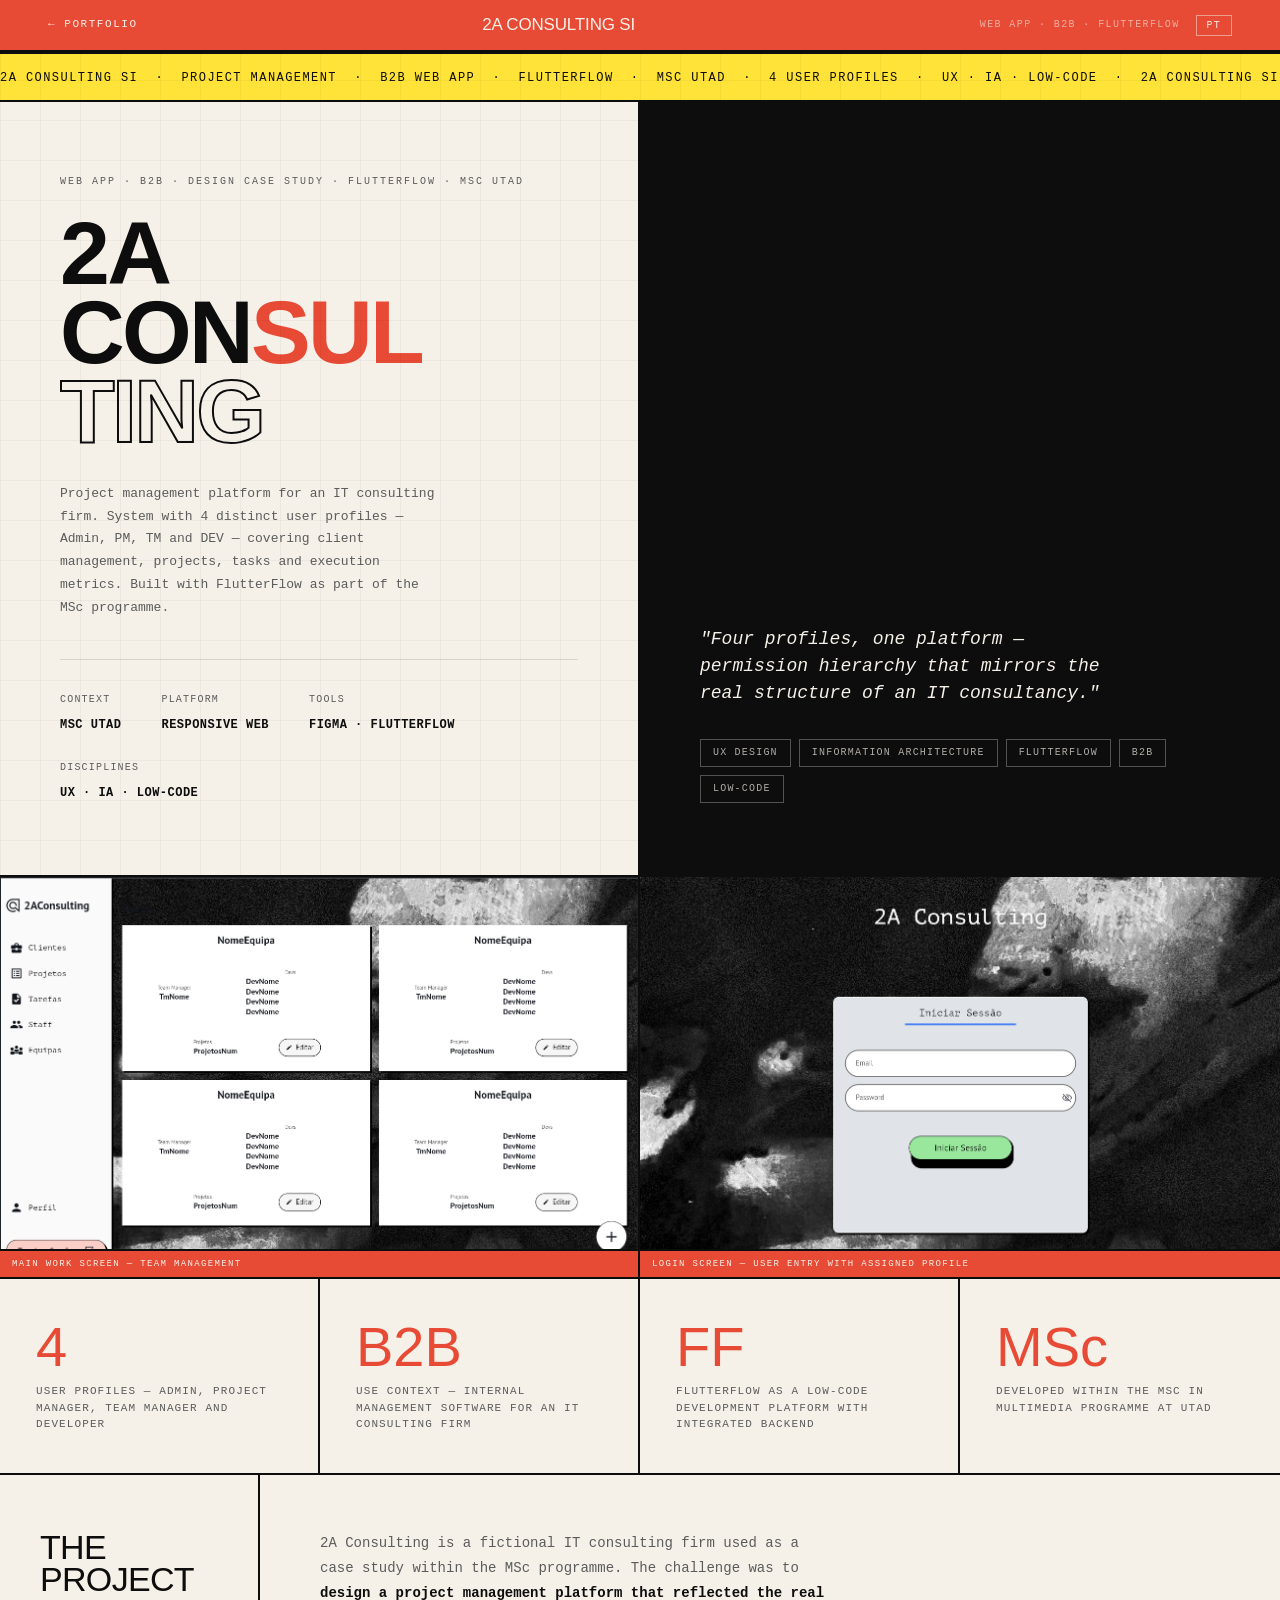
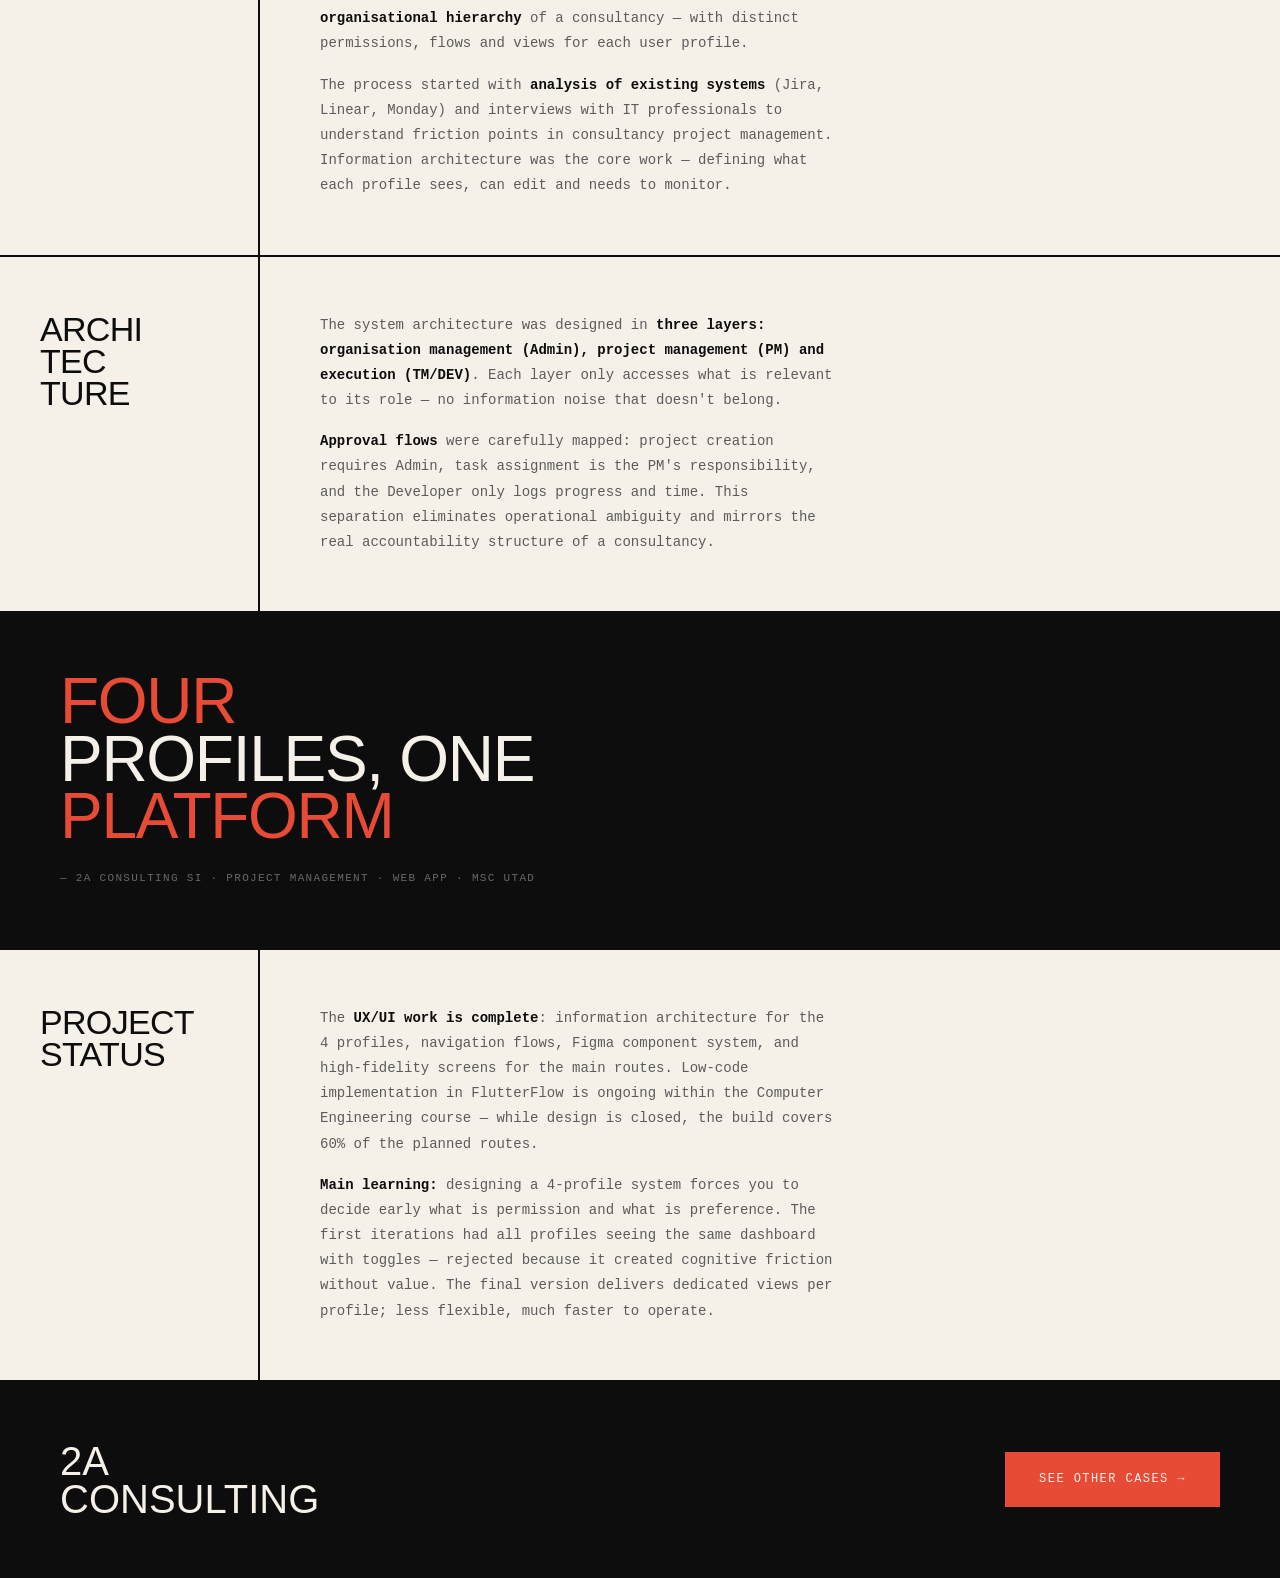
<file: 2a.html>
<!DOCTYPE html>
<html lang="en">
<head>
<meta charset="UTF-8">
<link rel="icon" type="image/png" href="assets/ico.png">
<meta name="viewport" content="width=device-width,initial-scale=1">
<title>2A Consulting SI — Gabriel Mengável</title>
<style>

@font-face {
  font-family: 'Desconexa';
  font-weight: normal;
  font-style: normal;
}
@import url('https://fonts.googleapis.com/css2?family=Spline+Sans+Mono:wght@300;400;500;600;700&display=swap');

:root {
  --yellow:  #FFE338;
  --coral:   #E84B35;
  --dark:    #0D0D0D;
  --warm:    #F5F0E8;
  --muted:   #5C5C5C;
  --border:  2px solid #0D0D0D;
  --fd: 'Desconexa', sans-serif;
  --fb: 'Spline Sans Mono', monospace;
}
*, *::before, *::after { margin:0; padding:0; box-sizing:border-box; }
html { scroll-behavior: smooth; }
body {
  background: var(--warm);
  color: var(--dark);
  font-family: var(--fb);
  font-size:14px;
  line-height:1.6;
  cursor: crosshair;
}
body::before {
  content:'';
  position:fixed;
  inset:0;
  background-image:
    linear-gradient(rgba(13,13,13,.04) 1px,transparent 1px),
    linear-gradient(90deg,rgba(13,13,13,.04) 1px,transparent 1px);
  background-size:40px 40px;
  pointer-events:none;
  z-index:0;
}
a { color:inherit; text-decoration:none; }

nav {
  position:sticky; top:0; z-index:100;
  background:var(--coral); border-bottom:var(--border);
  display:flex; align-items:center; justify-content:space-between;
  padding:0 48px; height:52px;
}
.nav-back {
  display:flex; align-items:center; gap:10px;
  font-size:11px; text-transform:uppercase; letter-spacing:.14em;
  color:var(--warm); transition:opacity .15s;
}
.nav-back:hover { opacity:.7; }
.nav-title {
  font-family:var(--fd); font-size:17px;
  text-transform:uppercase; letter-spacing:-.01em; color:var(--warm);
}
.nav-right { display:flex; align-items:center; gap:16px; }
.nav-cat {
  font-size:10px; text-transform:uppercase;
  letter-spacing:.14em; color:rgba(245,240,232,.6);
}
#lang-toggle {
  background: transparent;
  border: 1px solid rgba(245,240,232,.5);
  color: var(--warm);
  font-family: var(--fb);
  font-size: 10px;
  text-transform: uppercase;
  letter-spacing: .12em;
  padding: 4px 10px;
  cursor: pointer;
  transition: background .15s;
}
#lang-toggle:hover { background: rgba(245,240,232,.15); }

.hero {
  display:grid; grid-template-columns:1fr 1fr;
  border-bottom:var(--border); min-height:420px;
}
.hero-left {
  padding:72px 60px; border-right:var(--border);
  display:flex; flex-direction:column; justify-content:space-between;
}
.hero-right {
  background:var(--dark); color:var(--warm);
  padding:72px 60px;
  display:flex; flex-direction:column; justify-content:flex-end;
}
.hero-cat {
  font-size:10px; text-transform:uppercase;
  letter-spacing:.2em; color:var(--muted); margin-bottom:24px;
}
.hero-title {
  font-family:var(--fd);
  font-size:clamp(52px,7vw,96px);
  text-transform:uppercase; line-height:.88;
  letter-spacing:-.03em; margin-bottom:0;
}
.hero-title .a { color:var(--coral); }
.hero-title .o {
  -webkit-text-stroke:2px var(--dark); color:transparent;
}
.hero-sub {
  font-size:13px; line-height:1.75;
  color:var(--muted); max-width:380px; margin-top:32px;
}
.hero-meta {
  display:flex; flex-wrap:wrap; gap:24px 40px;
  margin-top:40px; padding-top:32px;
  border-top:1px solid rgba(13,13,13,.12);
}
.hero-meta-item label {
  display:block; font-size:10px;
  text-transform:uppercase; letter-spacing:.12em;
  color:var(--muted); margin-bottom:5px;
}
.hero-meta-item span { font-size:12px; font-weight:700;
  text-transform:uppercase; letter-spacing:.04em; }
.hero-quote {
  font-size:18px; line-height:1.5; font-style:italic;
  color:var(--warm); margin-bottom:32px; max-width:400px;
}
.hero-tags { display:flex; flex-wrap:wrap; gap:8px; }
.htag {
  font-size:10px; text-transform:uppercase; letter-spacing:.12em;
  border:1px solid rgba(245,240,232,.3); padding:5px 12px;
  color:rgba(245,240,232,.7);
}

.specs {
  display:grid; grid-template-columns:repeat(4,1fr);
  border-bottom:var(--border);
}
.spec { padding:40px 36px; border-right:var(--border); }
.spec:last-child { border-right:none; }
.spec-num {
  font-family:var(--fd); font-size:56px;
  line-height:1; margin-bottom:8px; color:var(--coral);
}
.spec-lbl {
  font-size:11px; text-transform:uppercase;
  letter-spacing:.1em; color:var(--muted); line-height:1.5;
}

.tsec {
  display:grid; grid-template-columns:260px 1fr;
  border-bottom:var(--border);
}
.tsec-lbl {
  padding:56px 40px; border-right:var(--border);
  font-family:var(--fd); font-size:34px;
  text-transform:uppercase; line-height:.95; letter-spacing:-.02em;
}
.tsec-body {
  padding:56px 60px; font-size:14px; line-height:1.8;
  color:var(--muted); max-width:640px;
}
.tsec-body strong { color:var(--dark); font-weight:700; }
.tsec-body p+p { margin-top:16px; }

.igrid { display:grid; border-bottom:var(--border); }
.igrid.c2 { grid-template-columns:1fr 1fr; }
.igrid.c3 { grid-template-columns:1fr 1fr 1fr; }
.igrid.c1 { grid-template-columns:1fr; }
.icell {
  border-right:var(--border); overflow:hidden;
  position:relative; background:var(--dark);
}
.icell:last-child { border-right:none; }
.icell.r16 { aspect-ratio:16/10; }
.icell.r21 { aspect-ratio:21/9; }
.icell.r1 { aspect-ratio:1; }
.icell img {
  width:100%; height:100%; object-fit:cover;
  display:block; transition:transform .5s ease;
}
.icell:hover img { transform:scale(1.04); }
.ilbl {
  position:absolute; bottom:0; left:0; right:0;
  background:var(--coral); border-top:var(--border);
  font-size:9px; text-transform:uppercase;
  letter-spacing:.15em; padding:6px 12px; font-family:var(--fb);
  color:var(--warm);
}

.cta-row {
  padding:60px; display:flex; align-items:center;
  justify-content:space-between;
  background:var(--dark); color:var(--warm);
}
.cta-title {
  font-family:var(--fd); font-size:40px;
  text-transform:uppercase; line-height:.95;
}
.cta-btn {
  display:inline-flex; align-items:center; gap:12px;
  background:var(--coral); color:var(--warm);
  border:2px solid var(--coral);
  padding:16px 32px; font-family:var(--fb);
  font-size:12px; text-transform:uppercase;
  letter-spacing:.12em; transition:background .15s,color .15s,border-color .15s;
}
.cta-btn:hover {
  background:var(--yellow); border-color:var(--yellow); color:var(--dark);
}
.cta-disabled {
  opacity:.5; cursor:default; pointer-events:none;
}

.dark-band {
  background:var(--dark); border-bottom:var(--border); padding:60px;
}

.mstrip {
  background:var(--yellow); border-top:var(--border);
  border-bottom:var(--border); overflow:hidden;
  white-space:nowrap; padding:12px 0;
}
.mtrack {
  display:inline-block;
  animation:marquee 22s linear infinite;
  font-size:12px; text-transform:uppercase; letter-spacing:.12em;
  color:var(--dark);
}
@keyframes marquee {
  0%{transform:translateX(0)} 100%{transform:translateX(-50%)}
}

.rev { opacity:0; transform:translateY(20px);
  transition:opacity .55s ease,transform .55s ease; }
.rev.vis { opacity:1; transform:none; }

</style>
<link rel="stylesheet" href="assets/case-mobile.css">
</head>
<body>

<nav>
  <a href="portfolio.html" class="nav-back" data-pt="← Portfolio" data-en="← Portfolio">← Portfolio</a>
  <span class="nav-title">2A Consulting SI</span>
  <div class="nav-right">
    <span class="nav-cat" data-pt="Web App · B2B · FlutterFlow" data-en="Web App · B2B · FlutterFlow">Web App · B2B · FlutterFlow</span>
    <button id="lang-toggle" onclick="toggleLang()" aria-label="Switch language">EN</button>
  </div>
</nav>

<div class="mstrip">
  <div class="mtrack"
    data-pt="2A Consulting SI &nbsp;·&nbsp; Gestão de Projectos &nbsp;·&nbsp; Web App B2B &nbsp;·&nbsp; FlutterFlow &nbsp;·&nbsp; Mestrado UTAD &nbsp;·&nbsp; 4 Perfis de Utilizador &nbsp;·&nbsp; UX · IA · Low-code &nbsp;·&nbsp; 2A Consulting SI &nbsp;·&nbsp; Gestão de Projectos &nbsp;·&nbsp; Web App B2B &nbsp;·&nbsp; FlutterFlow &nbsp;·&nbsp; Mestrado UTAD &nbsp;·&nbsp; 4 Perfis de Utilizador &nbsp;·&nbsp; UX · IA · Low-code &nbsp;·&nbsp;"
    data-en="2A Consulting SI &nbsp;·&nbsp; Project Management &nbsp;·&nbsp; B2B Web App &nbsp;·&nbsp; FlutterFlow &nbsp;·&nbsp; MSc UTAD &nbsp;·&nbsp; 4 User Profiles &nbsp;·&nbsp; UX · IA · Low-code &nbsp;·&nbsp; 2A Consulting SI &nbsp;·&nbsp; Project Management &nbsp;·&nbsp; B2B Web App &nbsp;·&nbsp; FlutterFlow &nbsp;·&nbsp; MSc UTAD &nbsp;·&nbsp; 4 User Profiles &nbsp;·&nbsp; UX · IA · Low-code &nbsp;·&nbsp;">
    2A Consulting SI &nbsp;·&nbsp; Gestão de Projectos &nbsp;·&nbsp; Web App B2B &nbsp;·&nbsp; FlutterFlow &nbsp;·&nbsp; Mestrado UTAD &nbsp;·&nbsp; 4 Perfis de Utilizador &nbsp;·&nbsp; UX · IA · Low-code &nbsp;·&nbsp;
    2A Consulting SI &nbsp;·&nbsp; Gestão de Projectos &nbsp;·&nbsp; Web App B2B &nbsp;·&nbsp; FlutterFlow &nbsp;·&nbsp; Mestrado UTAD &nbsp;·&nbsp; 4 Perfis de Utilizador &nbsp;·&nbsp; UX · IA · Low-code &nbsp;·&nbsp;
  </div>
</div>

<div class="hero rev">
  <div class="hero-left">
    <div>
      <div class="hero-cat" data-pt="Web App · B2B · Design Case Study · FlutterFlow · Mestrado UTAD" data-en="Web App · B2B · Design Case Study · FlutterFlow · MSc UTAD">Web App · B2B · Design Case Study · FlutterFlow · Mestrado UTAD</div>
      <h1 class="hero-title">2A<br>Con<span class="a">sul</span><br><span class="o">ting</span></h1>
      <p class="hero-sub" data-pt="Plataforma de gestão de projectos para empresa de consultoria IT. Sistema com 4 perfis de utilizador distintos — Admin, GP, TM e DEV — com gestão de clientes, projectos, tarefas e indicadores de execução. Desenvolvida com FlutterFlow no contexto do mestrado." data-en="Project management platform for an IT consulting firm. System with 4 distinct user profiles — Admin, PM, TM and DEV — covering client management, projects, tasks and execution metrics. Built with FlutterFlow as part of the MSc programme.">Plataforma de gestão de projectos para empresa de consultoria IT. Sistema com 4 perfis de utilizador distintos — Admin, GP, TM e DEV — com gestão de clientes, projectos, tarefas e indicadores de execução. Desenvolvida com FlutterFlow no contexto do mestrado.</p>
    </div>
    <div class="hero-meta">
      <div class="hero-meta-item"><label data-pt="Contexto" data-en="Context">Contexto</label><span data-pt="Mestrado UTAD" data-en="MSc UTAD">Mestrado UTAD</span></div>
      <div class="hero-meta-item"><label data-pt="Plataforma" data-en="Platform">Plataforma</label><span data-pt="Web Responsiva" data-en="Responsive Web">Web Responsiva</span></div>
      <div class="hero-meta-item"><label>Tools</label><span>Figma · FlutterFlow</span></div>
      <div class="hero-meta-item"><label data-pt="Disciplinas" data-en="Disciplines">Disciplinas</label><span>UX · IA · Low-code</span></div>
    </div>
  </div>
  <div class="hero-right">
    <p class="hero-quote" data-pt='"Quatro perfis, uma plataforma — hierarquia de permissões que acompanha a estrutura real de uma consultoria IT."' data-en='"Four profiles, one platform — permission hierarchy that mirrors the real structure of an IT consultancy."'>"Quatro perfis, uma plataforma — hierarquia de permissões que acompanha a estrutura real de uma consultoria IT."</p>
    <div class="hero-tags">
      <span class="htag">UX Design</span>
      <span class="htag">Information Architecture</span>
      <span class="htag">FlutterFlow</span>
      <span class="htag">B2B</span>
      <span class="htag">Low-code</span>
    </div>
  </div>
</div>

<div class="igrid c2 rev">
  <div class="icell r16">
    <img src="assets/2a_home.png" alt="home screen 2a">
    <div class="ilbl" data-pt="Ecrã principal de trabalho - gestão de equipas" data-en="Main work screen — team management">Ecrã principal de trabalho - gestão de equipas</div>
  </div>
  <div class="icell r16">
    <img src="assets/2a_loginscreen.png" alt="login — 2A Consulting SI">
    <div class="ilbl" data-pt="Ecrã de Login — entrada de utilizador com perfil atribuido" data-en="Login screen — user entry with assigned profile">Ecrã de Login — entrada de utilizador com perfil atribuido</div>
  </div>
</div>

<div class="specs rev">
  <div class="spec"><div class="spec-num">4</div>
    <div class="spec-lbl" data-pt="Perfis de utilizador — Admin, Gestor de Projecto, Team Manager e Developer" data-en="User profiles — Admin, Project Manager, Team Manager and Developer">Perfis de utilizador — Admin, Gestor de Projecto, Team Manager e Developer</div></div>
  <div class="spec"><div class="spec-num">B2B</div>
    <div class="spec-lbl" data-pt="Contexto de uso — software de gestão interno para empresa de consultoria TI" data-en="Use context — internal management software for an IT consulting firm">Contexto de uso — software de gestão interno para empresa de consultoria TI</div></div>
  <div class="spec"><div class="spec-num">FF</div>
    <div class="spec-lbl" data-pt="FlutterFlow como plataforma de desenvolvimento low-code com backend integrado" data-en="FlutterFlow as a low-code development platform with integrated backend">FlutterFlow como plataforma de desenvolvimento low-code com backend integrado</div></div>
  <div class="spec"><div class="spec-num">MSc</div>
    <div class="spec-lbl" data-pt="Desenvolvida no contexto do Mestrado em Multimédia na UTAD" data-en="Developed within the MSc in Multimedia programme at UTAD">Desenvolvida no contexto do Mestrado em Multimédia na UTAD</div></div>
</div>

<div class="tsec rev">
  <div class="tsec-lbl" data-pt="O<br>Projeto" data-en="The<br>Project">O<br>Projeto</div>
  <div class="tsec-body">
    <p data-pt="A 2A Consulting é uma empresa fictícia de consultoria IT usada como caso de estudo no contexto do mestrado. O desafio foi <strong>desenhar uma plataforma de gestão de projectos que reflectisse a hierarquia organizacional real</strong> de uma consultoria — com permissões, fluxos e vistas distintas para cada perfil de utilizador." data-en="2A Consulting is a fictional IT consulting firm used as a case study within the MSc programme. The challenge was to <strong>design a project management platform that reflected the real organisational hierarchy</strong> of a consultancy — with distinct permissions, flows and views for each user profile.">A 2A Consulting é uma empresa fictícia de consultoria IT usada como caso de estudo no contexto do mestrado. O desafio foi <strong>desenhar uma plataforma de gestão de projectos que reflectisse a hierarquia organizacional real</strong> de uma consultoria — com permissões, fluxos e vistas distintas para cada perfil de utilizador.</p>
    <p data-pt="O processo partiu de <strong>análise de sistemas existentes</strong> (Jira, Linear, Monday) e de entrevistas com profissionais de IT para compreender os pontos de fricção na gestão de projectos em consultoria. A arquitectura de informação foi o trabalho central — definir o que cada perfil vê, pode editar e precisa de monitorizar." data-en="The process started with <strong>analysis of existing systems</strong> (Jira, Linear, Monday) and interviews with IT professionals to understand friction points in consultancy project management. Information architecture was the core work — defining what each profile sees, can edit and needs to monitor.">O processo partiu de <strong>análise de sistemas existentes</strong> (Jira, Linear, Monday) e de entrevistas com profissionais de IT para compreender os pontos de fricção na gestão de projectos em consultoria. A arquitectura de informação foi o trabalho central — definir o que cada perfil vê, pode editar e precisa de monitorizar.</p>
  </div>
</div>

<div class="tsec rev">
  <div class="tsec-lbl" data-pt="Arqui<br>tec<br>tura" data-en="Archi<br>tec<br>ture">Arqui<br>tec<br>tura</div>
  <div class="tsec-body">
    <p data-pt="A arquitectura do sistema foi desenhada em <strong>três camadas: gestão de organização (Admin), gestão de projecto (GP) e execução (TM/DEV)</strong>. Cada camada tem acesso apenas ao que é relevante para o seu papel — sem ruído de informação que não lhe pertence." data-en="The system architecture was designed in <strong>three layers: organisation management (Admin), project management (PM) and execution (TM/DEV)</strong>. Each layer only accesses what is relevant to its role — no information noise that doesn't belong.">A arquitectura do sistema foi desenhada em <strong>três camadas: gestão de organização (Admin), gestão de projecto (GP) e execução (TM/DEV)</strong>. Cada camada tem acesso apenas ao que é relevante para o seu papel — sem ruído de informação que não lhe pertence.</p>
    <p data-pt="Os <strong>fluxos de aprovação</strong> foram cuidadosamente mapeados: criação de projecto requer Admin, atribuição de tarefas é responsabilidade do GP, e o Developer apenas regista progresso e tempo. Esta separação elimina ambiguidade operacional e espelha a estrutura de accountability real de uma consultoria." data-en="<strong>Approval flows</strong> were carefully mapped: project creation requires Admin, task assignment is the PM's responsibility, and the Developer only logs progress and time. This separation eliminates operational ambiguity and mirrors the real accountability structure of a consultancy.">Os <strong>fluxos de aprovação</strong> foram cuidadosamente mapeados: criação de projecto requer Admin, atribuição de tarefas é responsabilidade do GP, e o Developer apenas regista progresso e tempo. Esta separação elimina ambiguidade operacional e espelha a estrutura de accountability real de uma consultoria.</p>
  </div>
</div>

<div class="dark-band rev" style="border-bottom:var(--border);">
  <div style="font-family:var(--fd);font-size:clamp(36px,5vw,72px);color:var(--warm);line-height:.9;text-transform:uppercase;letter-spacing:-.02em;margin-bottom:24px;"
    data-pt="<span style='color:var(--coral);'>Quatro</span><br>perfis, uma<br><span style='color:var(--coral);'>plataforma</span>"
    data-en="<span style='color:var(--coral);'>Four</span><br>profiles, one<br><span style='color:var(--coral);'>platform</span>">
    <span style="color:var(--coral);">Quatro</span><br>
    perfis, uma<br>
    <span style="color:var(--coral);">plataforma</span>
  </div>
  <p style="font-size:11px;color:rgba(245,240,232,.4);text-transform:uppercase;letter-spacing:.12em;margin-top:16px;"
    data-pt="— 2A Consulting SI · Gestão de Projectos · Web App · Mestrado UTAD"
    data-en="— 2A Consulting SI · Project Management · Web App · MSc UTAD">
    — 2A Consulting SI · Gestão de Projectos · Web App · Mestrado UTAD
  </p>
</div>

<div class="tsec rev">
  <div class="tsec-lbl" data-pt="Estado<br>do<br>Projecto" data-en="Project<br>Status">Estado<br>do<br>Projecto</div>
  <div class="tsec-body">
    <p data-pt="O <strong>trabalho de UX/UI está entregue</strong>: arquitectura de informação para os 4 perfis, fluxos de navegação, sistema de componentes em Figma, e high-fidelity dos ecrãs principais. A implementação low-code em FlutterFlow segue no âmbito da disciplina de Engenharia Informática — enquanto o design está fechado, o build cobre 60% das rotas planeadas." data-en="The <strong>UX/UI work is complete</strong>: information architecture for the 4 profiles, navigation flows, Figma component system, and high-fidelity screens for the main routes. Low-code implementation in FlutterFlow is ongoing within the Computer Engineering course — while design is closed, the build covers 60% of the planned routes.">O <strong>trabalho de UX/UI está entregue</strong>: arquitectura de informação para os 4 perfis, fluxos de navegação, sistema de componentes em Figma, e high-fidelity dos ecrãs principais. A implementação low-code em FlutterFlow segue no âmbito da disciplina de Engenharia Informática — enquanto o design está fechado, o build cobre 60% das rotas planeadas.</p>
    <p data-pt="<strong>Aprendizagem principal:</strong> desenhar um sistema com 4 perfis obriga a decidir cedo o que é permissão e o que é preferência. As primeiras iterações tinham todos os perfis a ver a mesma dashboard com toggles — foi rejeitado porque criava fricção cognitiva sem valor. A versão final entrega vistas dedicadas por perfil; menos flexível, muito mais rápido de operar." data-en="<strong>Main learning:</strong> designing a 4-profile system forces you to decide early what is permission and what is preference. The first iterations had all profiles seeing the same dashboard with toggles — rejected because it created cognitive friction without value. The final version delivers dedicated views per profile; less flexible, much faster to operate.">
    <strong>Aprendizagem principal:</strong> desenhar um sistema com 4 perfis obriga a decidir cedo o que é permissão e o que é preferência. As primeiras iterações tinham todos os perfis a ver a mesma dashboard com toggles — foi rejeitado porque criava fricção cognitiva sem valor. A versão final entrega vistas dedicadas por perfil; menos flexível, muito mais rápido de operar.</p>
  </div>
</div>

<div class="cta-row rev">
  <div class="cta-title">2A<br>Consulting</div>
  <a href="portfolio.html#work" class="cta-btn" data-pt="Ver outros casos →" data-en="See other cases →">Ver outros casos →</a>
</div>

<script>
let currentLang = 'en';

function applyLang() {
  document.documentElement.lang = currentLang;
  var lt = document.getElementById('lang-toggle');
  if (lt) lt.textContent = currentLang === 'pt' ? 'EN' : 'PT';
  document.querySelectorAll('[data-pt][data-en]').forEach(el => {
    if (el.dataset[currentLang]) el.innerHTML = el.dataset[currentLang];
  });
}
function toggleLang() {
  currentLang = currentLang === 'pt' ? 'en' : 'pt';
  applyLang();
}
if (document.readyState === 'loading') {
  document.addEventListener('DOMContentLoaded', applyLang);
} else {
  applyLang();
}

const obs = new IntersectionObserver(es => es.forEach(e => {
  if(e.isIntersecting) e.target.classList.add('vis');
}), {threshold:.08});
document.querySelectorAll('.rev').forEach(el => obs.observe(el));
</script>
</body>
</html>
</file>
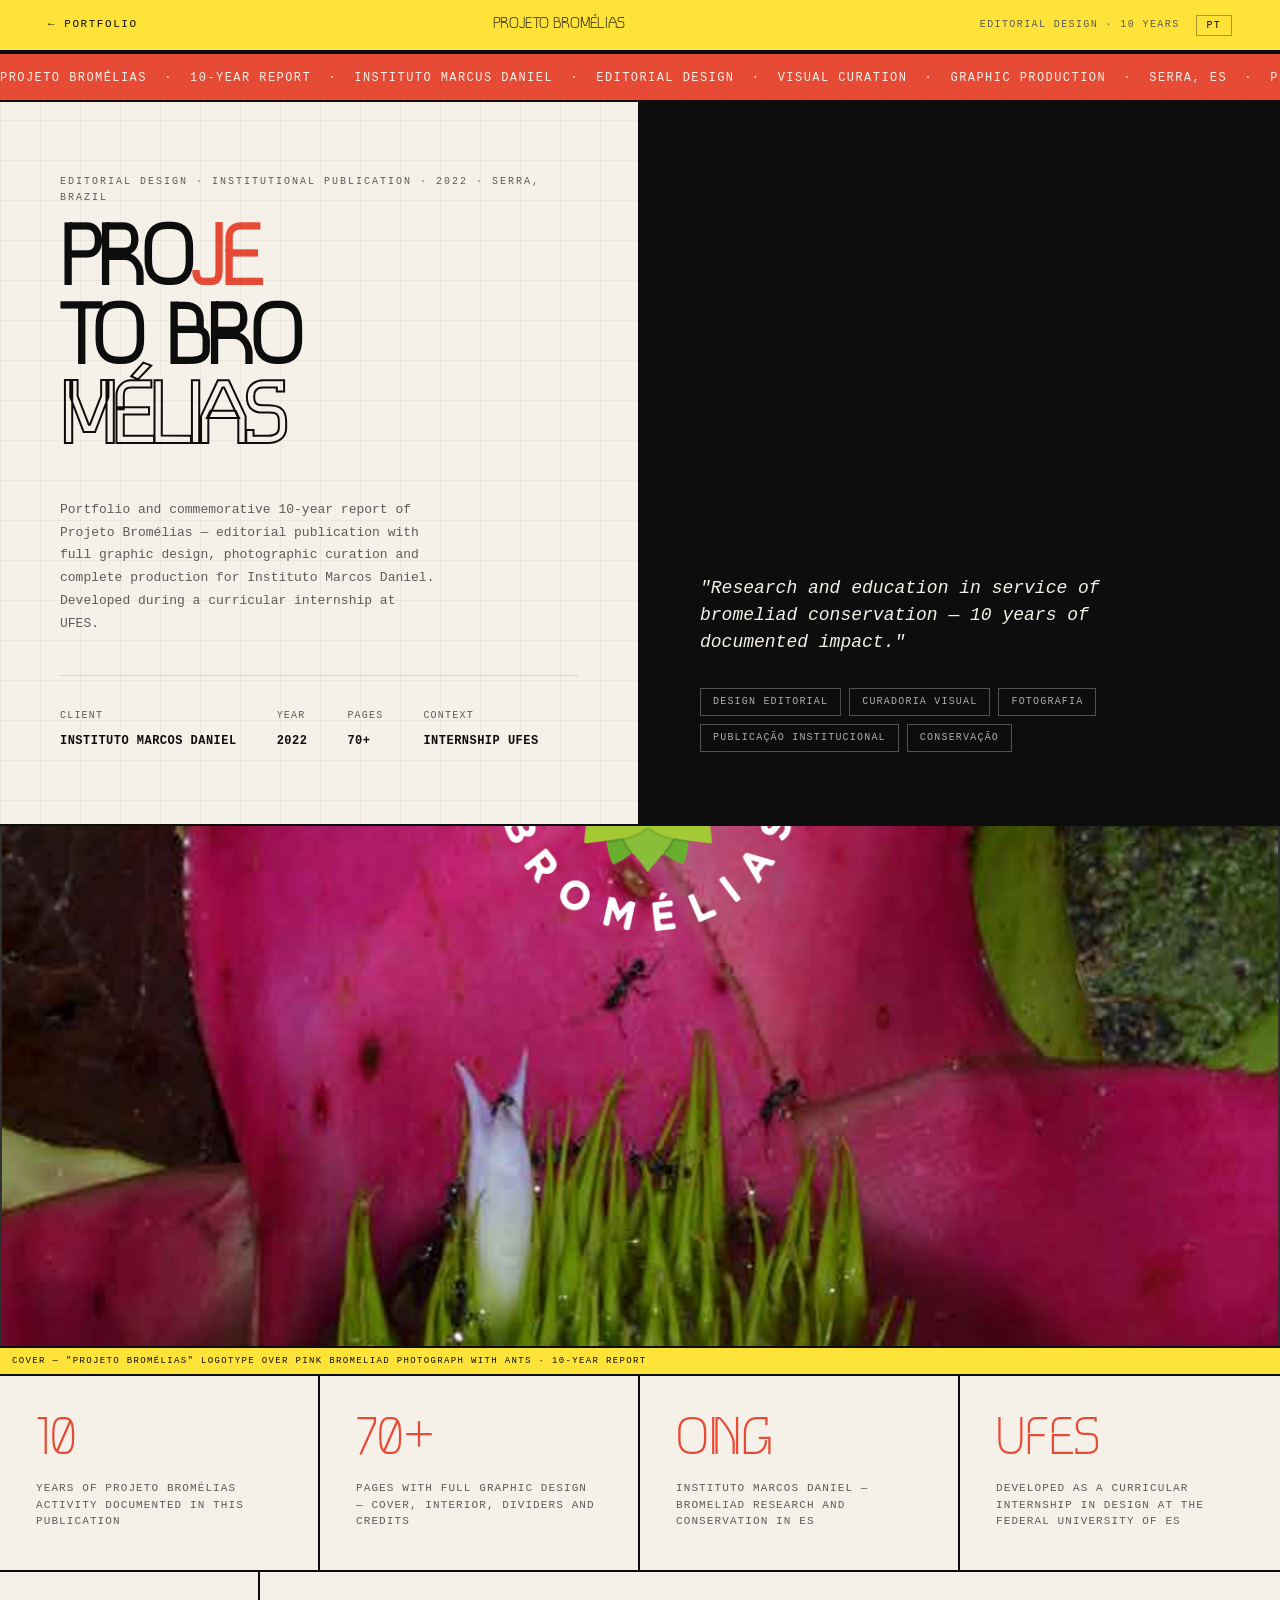
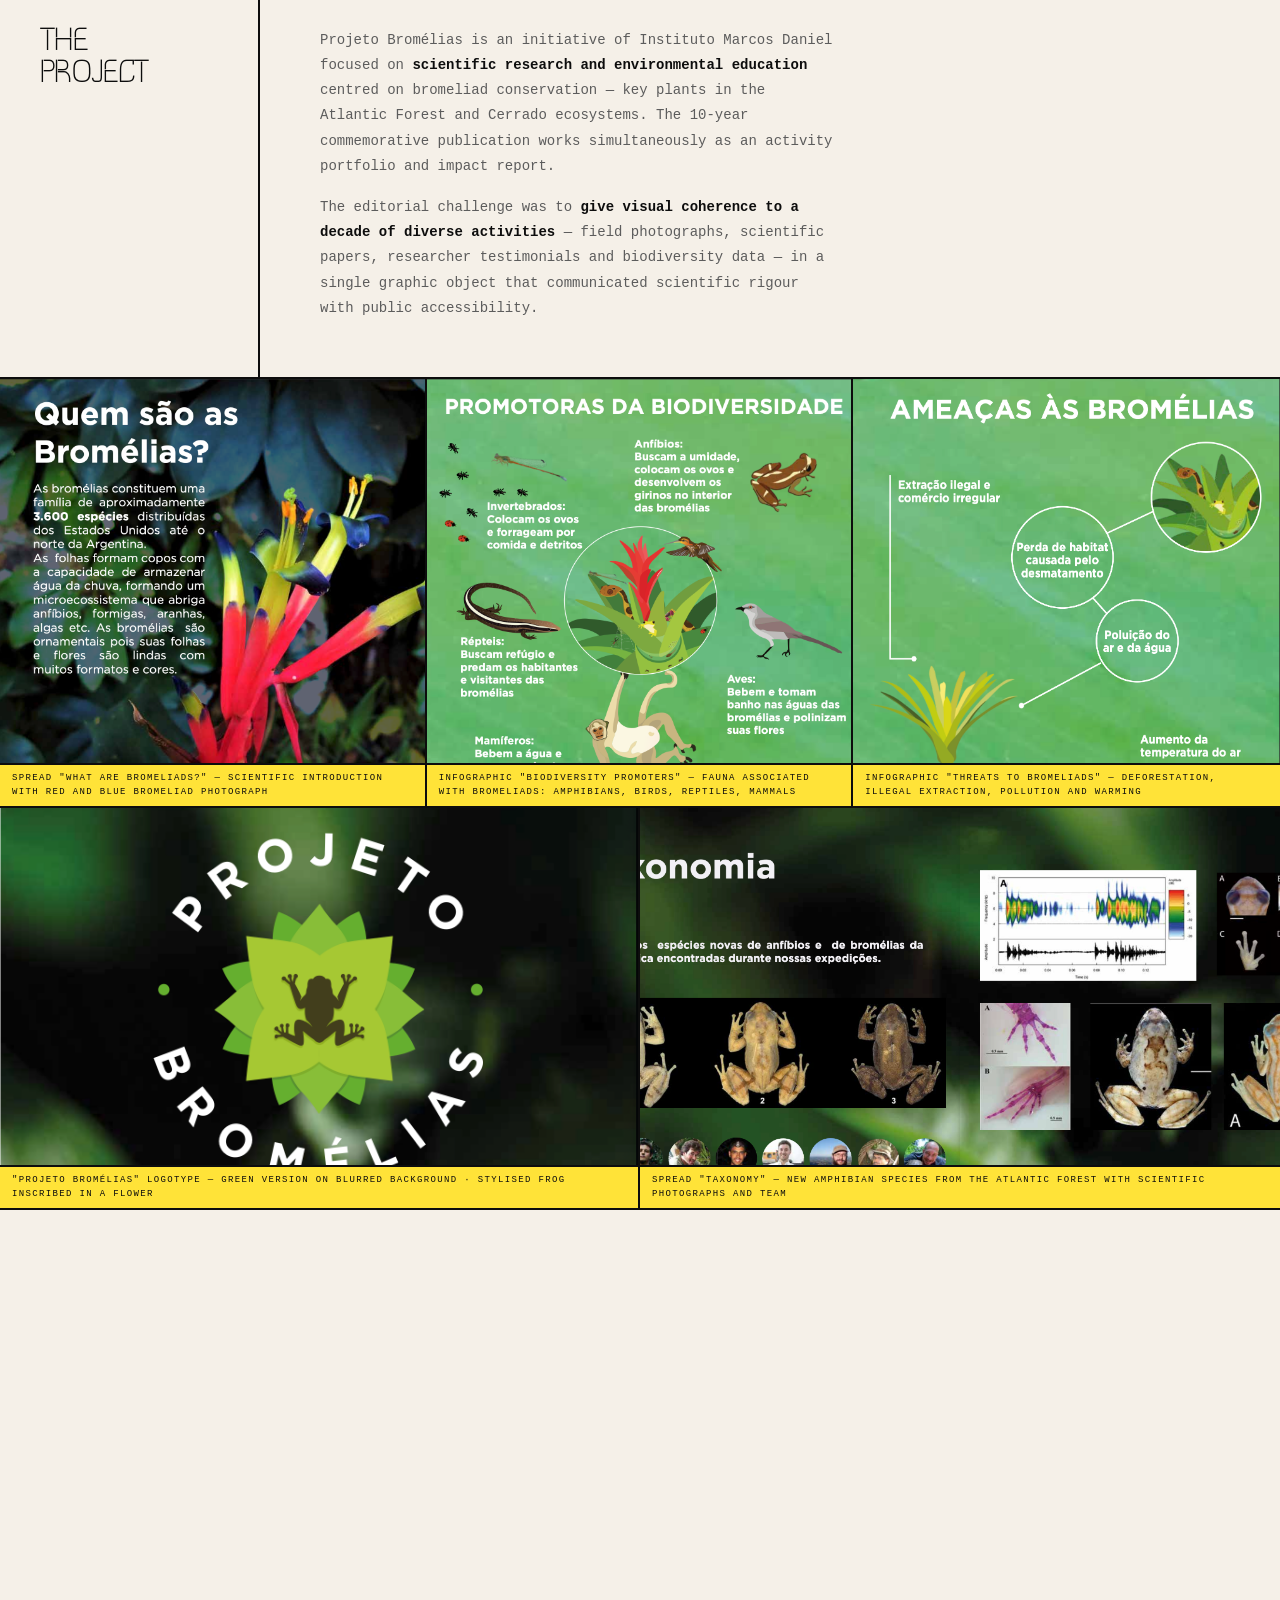
<file: bromelias.html>
<!DOCTYPE html>
<html lang="en">
<head>
<meta charset="UTF-8">
<link rel="icon" type="image/png" href="assets/ico.png">
<meta name="viewport" content="width=device-width,initial-scale=1">
<title>Projeto Bromélias — Gabriel Mengável</title>
<style>

@font-face {
  font-family: 'Desconexa';
  src: url('[data-uri]') format('opentype');
  font-weight: normal;
  font-style: normal;
}
@import url('https://fonts.googleapis.com/css2?family=Spline+Sans+Mono:wght@300;400;500;600;700&display=swap');

:root {
  --yellow:  #FFE338;
  --coral:   #E84B35;
  --dark:    #0D0D0D;
  --warm:    #F5F0E8;
  --muted:   #5C5C5C;
  --border:  2px solid #0D0D0D;
  --fd: 'Desconexa', sans-serif;
  --fb: 'Spline Sans Mono', monospace;
}
*, *::before, *::after { margin:0; padding:0; box-sizing:border-box; }
html { scroll-behavior: smooth; }
body {
  background: var(--warm);
  color: var(--dark);
  font-family: var(--fb);
  font-size:14px;
  line-height:1.6;
  cursor: crosshair;
}
body::before {
  content:'';
  position:fixed;
  inset:0;
  background-image:
    linear-gradient(rgba(13,13,13,.04) 1px,transparent 1px),
    linear-gradient(90deg,rgba(13,13,13,.04) 1px,transparent 1px);
  background-size:40px 40px;
  pointer-events:none;
  z-index:0;
}
a { color:inherit; text-decoration:none; }

/* ── NAV ── */
nav {
  position:sticky; top:0; z-index:100;
  background:var(--yellow); border-bottom:var(--border);
  display:flex; align-items:center; justify-content:space-between;
  padding:0 48px; height:52px;
}
.nav-back {
  display:flex; align-items:center; gap:10px;
  font-size:11px; text-transform:uppercase; letter-spacing:.14em;
  transition:opacity .15s;
}
.nav-back:hover { opacity:.6; }
.nav-title {
  font-family:var(--fd); font-size:17px;
  text-transform:uppercase; letter-spacing:-.01em;
}
.nav-cat {
  font-size:10px; text-transform:uppercase;
  letter-spacing:.14em; color:var(--muted);
}
.nav-right { display:flex; align-items:center; gap:16px; }
#lang-toggle {
  background: transparent;
  border: 1px solid rgba(13,13,13,.35);
  color: var(--dark);
  font-family: var(--fb);
  font-size: 10px;
  text-transform: uppercase;
  letter-spacing: .12em;
  padding: 4px 10px;
  cursor: pointer;
  transition: background .15s;
}
#lang-toggle:hover { background: rgba(13,13,13,.08); }

/* ── HERO ── */
.hero {
  display:grid; grid-template-columns:1fr 1fr;
  border-bottom:var(--border); min-height:420px;
}
.hero-left {
  padding:72px 60px; border-right:var(--border);
  display:flex; flex-direction:column; justify-content:space-between;
}
.hero-right {
  background:var(--dark); color:var(--warm);
  padding:72px 60px;
  display:flex; flex-direction:column; justify-content:flex-end;
}
.hero-cat {
  font-size:10px; text-transform:uppercase;
  letter-spacing:.2em; color:var(--muted); margin-bottom:24px;
}
.hero-title {
  font-family:var(--fd);
  font-size:clamp(52px,7vw,96px);
  text-transform:uppercase; line-height:.88;
  letter-spacing:-.03em; margin-bottom:0;
}
.hero-title .a { color:var(--coral); }
.hero-title .o {
  -webkit-text-stroke:2px var(--dark); color:transparent;
}
.hero-sub {
  font-size:13px; line-height:1.75;
  color:var(--muted); max-width:380px; margin-top:32px;
}
.hero-meta {
  display:flex; flex-wrap:wrap; gap:24px 40px;
  margin-top:40px; padding-top:32px;
  border-top:1px solid rgba(13,13,13,.12);
}
.hero-meta-item label {
  display:block; font-size:10px;
  text-transform:uppercase; letter-spacing:.12em;
  color:var(--muted); margin-bottom:5px;
}
.hero-meta-item span { font-size:12px; font-weight:700;
  text-transform:uppercase; letter-spacing:.04em; }
.hero-quote {
  font-size:18px; line-height:1.5; font-style:italic;
  color:var(--warm); margin-bottom:32px; max-width:400px;
}
.hero-tags { display:flex; flex-wrap:wrap; gap:8px; }
.htag {
  font-size:10px; text-transform:uppercase; letter-spacing:.12em;
  border:1px solid rgba(245,240,232,.3); padding:5px 12px;
  color:rgba(245,240,232,.7);
}

/* ── PALETTE ── */
.palette { display:flex; border-bottom:var(--border); }
.swatch {
  flex:1; height:120px; border-right:var(--border);
  display:flex; align-items:flex-end; padding:12px 16px;
  font-size:10px; text-transform:uppercase; letter-spacing:.1em;
  font-family:var(--fb);
}
.swatch:last-child { border-right:none; }

/* ── SPECS ── */
.specs {
  display:grid; grid-template-columns:repeat(4,1fr);
  border-bottom:var(--border);
}
.spec { padding:40px 36px; border-right:var(--border); }
.spec:last-child { border-right:none; }
.spec-num {
  font-family:var(--fd); font-size:56px;
  line-height:1; margin-bottom:8px; color:var(--coral);
}
.spec-lbl {
  font-size:11px; text-transform:uppercase;
  letter-spacing:.1em; color:var(--muted); line-height:1.5;
}

/* ── TEXT SECTION ── */
.tsec {
  display:grid; grid-template-columns:260px 1fr;
  border-bottom:var(--border);
}
.tsec-lbl {
  padding:56px 40px; border-right:var(--border);
  font-family:var(--fd); font-size:34px;
  text-transform:uppercase; line-height:.95; letter-spacing:-.02em;
}
.tsec-body {
  padding:56px 60px; font-size:14px; line-height:1.8;
  color:var(--muted); max-width:640px;
}
.tsec-body strong { color:var(--dark); font-weight:700; }
.tsec-body p+p { margin-top:16px; }

/* ── IMAGE GRID ── */
.igrid { display:grid; border-bottom:var(--border); }
.igrid.c2 { grid-template-columns:1fr 1fr; }
.igrid.c3 { grid-template-columns:1fr 1fr 1fr; }
.igrid.c1 { grid-template-columns:1fr; }
.icell {
  border-right:var(--border); overflow:hidden;
  position:relative; background:var(--dark);
}
.icell:last-child { border-right:none; }
.icell.r16 { aspect-ratio:16/10; }
.icell.r21 { aspect-ratio:21/9; }
.icell.r1 { aspect-ratio:1; }
.icell.r9 { aspect-ratio:9/16; max-height:600px; }
.icell img {
  width:100%; height:100%; object-fit:cover;
  display:block; transition:transform .5s ease;
}
.icell:hover img { transform:scale(1.04); }
.ilbl {
  position:absolute; bottom:0; left:0; right:0;
  background:var(--yellow); border-top:var(--border);
  font-size:9px; text-transform:uppercase;
  letter-spacing:.15em; padding:6px 12px; font-family:var(--fb);
}

/* ── CTA ROW ── */
.cta-row {
  padding:60px; display:flex; align-items:center;
  justify-content:space-between;
  background:var(--dark); color:var(--warm);
}
.cta-title {
  font-family:var(--fd); font-size:40px;
  text-transform:uppercase; line-height:.95;
}
.cta-btn {
  display:inline-flex; align-items:center; gap:12px;
  background:var(--yellow); color:var(--dark);
  border:2px solid var(--yellow);
  padding:16px 32px; font-family:var(--fb);
  font-size:12px; text-transform:uppercase;
  letter-spacing:.12em; transition:background .15s,color .15s,border-color .15s;
}
.cta-btn:hover {
  background:var(--coral); border-color:var(--coral); color:var(--warm);
}
.cta-disabled {
  opacity:.5; cursor:default; pointer-events:none;
}

/* ── FULL BLEED DARK ── */
.dark-band {
  background:var(--dark); border-bottom:var(--border); padding:60px;
}
/* ── MARQUEE STRIP ── */
.mstrip {
  background:var(--coral); border-top:var(--border);
  border-bottom:var(--border); overflow:hidden;
  white-space:nowrap; padding:12px 0;
}
.mtrack {
  display:inline-block;
  animation:marquee 20s linear infinite;
  font-size:12px; text-transform:uppercase; letter-spacing:.12em;
  color:var(--warm);
}
@keyframes marquee {
  0%{transform:translateX(0)} 100%{transform:translateX(-50%)}
}
/* ── REVEAL ── */
.rev { opacity:0; transform:translateY(20px);
  transition:opacity .55s ease,transform .55s ease; }
.rev.vis { opacity:1; transform:none; }

</style>
<link rel="stylesheet" href="assets/case-mobile.css">
</head>
<body>
<nav>
  <a href="portfolio.html" class="nav-back" data-pt="← Portfolio" data-en="← Portfolio">← Portfolio</a>
  <span class="nav-title">Projeto Bromélias</span>
  <div class="nav-right">
    <span class="nav-cat" data-pt="Design Editorial · 10 Anos" data-en="Editorial Design · 10 Years">Design Editorial · 10 Anos</span>
    <button id="lang-toggle" onclick="toggleLang()" aria-label="Switch language">EN</button>
  </div>
</nav>

<div class="mstrip">
  <div class="mtrack"
    data-pt="Projeto Bromélias &nbsp;·&nbsp; Relatório 10 Anos &nbsp;·&nbsp; Instituto Marcus Daniel &nbsp;·&nbsp; Design Editorial &nbsp;·&nbsp; Curadoria Visual &nbsp;·&nbsp; Produção Gráfica &nbsp;·&nbsp; Serra, ES &nbsp;·&nbsp; Projeto Bromélias &nbsp;·&nbsp; Relatório 10 Anos &nbsp;·&nbsp; Instituto Marcus Daniel &nbsp;·&nbsp; Design Editorial &nbsp;·&nbsp; Curadoria Visual &nbsp;·&nbsp; Produção Gráfica &nbsp;·&nbsp; Serra, ES &nbsp;·&nbsp;"
    data-en="Projeto Bromélias &nbsp;·&nbsp; 10-Year Report &nbsp;·&nbsp; Instituto Marcus Daniel &nbsp;·&nbsp; Editorial Design &nbsp;·&nbsp; Visual Curation &nbsp;·&nbsp; Graphic Production &nbsp;·&nbsp; Serra, ES &nbsp;·&nbsp; Projeto Bromélias &nbsp;·&nbsp; 10-Year Report &nbsp;·&nbsp; Instituto Marcus Daniel &nbsp;·&nbsp; Editorial Design &nbsp;·&nbsp; Visual Curation &nbsp;·&nbsp; Graphic Production &nbsp;·&nbsp; Serra, ES &nbsp;·&nbsp;">
    Projeto Bromélias &nbsp;·&nbsp; Relatório 10 Anos &nbsp;·&nbsp; Instituto Marcus Daniel &nbsp;·&nbsp; Design Editorial &nbsp;·&nbsp; Curadoria Visual &nbsp;·&nbsp; Produção Gráfica &nbsp;·&nbsp; Serra, ES &nbsp;·&nbsp;
    Projeto Bromélias &nbsp;·&nbsp; Relatório 10 Anos &nbsp;·&nbsp; Instituto Marcus Daniel &nbsp;·&nbsp; Design Editorial &nbsp;·&nbsp; Curadoria Visual &nbsp;·&nbsp; Produção Gráfica &nbsp;·&nbsp; Serra, ES &nbsp;·&nbsp;
  </div>
</div>

<div class="hero rev">
  <div class="hero-left">
    <div>
      <div class="hero-cat" data-pt="Design Editorial · Publicação Institucional · 2022 · Serra, Brasil" data-en="Editorial Design · Institutional Publication · 2022 · Serra, Brazil">Design Editorial · Publicação Institucional · 2022 · Serra, Brasil</div>
      <h1 class="hero-title">Pro<span class="a">je</span><br>to Bro<br><span class="o">mélias</span></h1>
      <p class="hero-sub" data-pt="Portfólio e relatório comemorativo de 10 anos do Projeto Bromélias — publicação editorial com design gráfico integral, curadoria fotográfica e produção completa para o Instituto Marcos Daniel. Desenvolvido durante estágio curricular na UFES." data-en="Portfolio and commemorative 10-year report of Projeto Bromélias — editorial publication with full graphic design, photographic curation and complete production for Instituto Marcos Daniel. Developed during a curricular internship at UFES.">Portfólio e relatório comemorativo de 10 anos do Projeto Bromélias — publicação editorial com design gráfico integral, curadoria fotográfica e produção completa para o Instituto Marcos Daniel. Desenvolvido durante estágio curricular na UFES.</p>
    </div>
    <div class="hero-meta">
      <div class="hero-meta-item"><label data-pt="Cliente" data-en="Client">Cliente</label><span>Instituto Marcos Daniel</span></div>
      <div class="hero-meta-item"><label data-pt="Ano" data-en="Year">Ano</label><span>2022</span></div>
      <div class="hero-meta-item"><label data-pt="Páginas" data-en="Pages">Páginas</label><span>70+</span></div>
      <div class="hero-meta-item"><label data-pt="Contexto" data-en="Context">Contexto</label><span data-pt="Estágio UFES" data-en="Internship UFES">Estágio UFES</span></div>
    </div>
  </div>
  <div class="hero-right">
    <p class="hero-quote" data-pt='"Pesquisa e educação em prol da conservação das bromélias — 10 anos de impacto documentados."' data-en='"Research and education in service of bromeliad conservation — 10 years of documented impact."'>"Pesquisa e educação em prol da conservação das bromélias — 10 anos de impacto documentados."</p>
    <div class="hero-tags">
      <span class="htag">Design Editorial</span>
      <span class="htag">Curadoria Visual</span>
      <span class="htag">Fotografia</span>
      <span class="htag">Publicação Institucional</span>
      <span class="htag">Conservação</span>
    </div>
  </div>
</div>

<!-- Capa real -->
<div class="igrid c1 rev">
  <div class="icell r21">
    <img src="assets/brom_01.png" alt="Capa Projeto Bromélias">
    <div class="ilbl" data-pt='Capa — logótipo "Projeto Bromélias" sobre fotografia de bromélia rosa com formigas · Relatório 10 anos' data-en='Cover — "Projeto Bromélias" logotype over pink bromeliad photograph with ants · 10-Year Report'>Capa — logótipo "Projeto Bromélias" sobre fotografia de bromélia rosa com formigas · Relatório 10 anos</div>
  </div>
</div>

<div class="specs rev">
  <div class="spec"><div class="spec-num">10</div>
    <div class="spec-lbl" data-pt="Anos de actividade do Projeto Bromélias documentados nesta publicação" data-en="Years of Projeto Bromélias activity documented in this publication">Anos de actividade do Projeto Bromélias documentados nesta publicação</div></div>
  <div class="spec"><div class="spec-num">70+</div>
    <div class="spec-lbl" data-pt="Páginas com design gráfico integral — capa, miolo, separadores e créditos" data-en="Pages with full graphic design — cover, interior, dividers and credits">Páginas com design gráfico integral — capa, miolo, separadores e créditos</div></div>
  <div class="spec"><div class="spec-num">ONG</div>
    <div class="spec-lbl" data-pt="Instituto Marcos Daniel — pesquisa e conservação de bromélias no ES" data-en="Instituto Marcos Daniel — bromeliad research and conservation in ES">Instituto Marcos Daniel — pesquisa e conservação de bromélias no ES</div></div>
  <div class="spec"><div class="spec-num">UFES</div>
    <div class="spec-lbl" data-pt="Desenvolvido como estágio curricular em Design na Universidade Federal do ES" data-en="Developed as a curricular internship in Design at the Federal University of ES">Desenvolvido como estágio curricular em Design na Universidade Federal do ES</div></div>
</div>

<div class="tsec rev">
  <div class="tsec-lbl" data-pt="O<br>Projeto" data-en="The<br>Project">O<br>Projeto</div>
  <div class="tsec-body">
    <p data-pt="O Projeto Bromélias é uma iniciativa do Instituto Marcos Daniel com foco em <strong>pesquisa científica e educação ambiental</strong> centradas na conservação das bromélias — plantas-chave nos ecossistemas da Mata Atlântica e Cerrado. A publicação comemorativa dos 10 anos funciona simultaneamente como portfólio de actividades e relatório de impacto." data-en="Projeto Bromélias is an initiative of Instituto Marcos Daniel focused on <strong>scientific research and environmental education</strong> centred on bromeliad conservation — key plants in the Atlantic Forest and Cerrado ecosystems. The 10-year commemorative publication works simultaneously as an activity portfolio and impact report.">O Projeto Bromélias é uma iniciativa do Instituto Marcos Daniel com foco em <strong>pesquisa científica e educação ambiental</strong> centradas na conservação das bromélias — plantas-chave nos ecossistemas da Mata Atlântica e Cerrado. A publicação comemorativa dos 10 anos funciona simultaneamente como portfólio de actividades e relatório de impacto.</p>
    <p data-pt="O desafio editorial foi <strong>dar coerência visual a uma década de actividades diversas</strong> — fotografias de campo, artigos científicos, depoimentos de investigadores e dados de biodiversidade — num único objecto gráfico que comunicasse rigor científico com acessibilidade pública." data-en="The editorial challenge was to <strong>give visual coherence to a decade of diverse activities</strong> — field photographs, scientific papers, researcher testimonials and biodiversity data — in a single graphic object that communicated scientific rigour with public accessibility.">O desafio editorial foi <strong>dar coerência visual a uma década de actividades diversas</strong> — fotografias de campo, artigos científicos, depoimentos de investigadores e dados de biodiversidade — num único objecto gráfico que comunicasse rigor científico com acessibilidade pública.</p>
  </div>
</div>

<!-- Interior pages grid -->
<div class="igrid c3 rev">
  <div class="icell r1">
    <img src="assets/brom_02.png" alt="Interior 2">
    <div class="ilbl" data-pt='Spread "Quem são as Bromélias?" — introdução científica com fotografia de bromélia vermelha e azul' data-en='Spread "What are Bromeliads?" — scientific introduction with red and blue bromeliad photograph'>Spread "Quem são as Bromélias?" — introdução científica com fotografia de bromélia vermelha e azul</div>
  </div>
  <div class="icell r1">
    <img src="assets/brom_03.png" alt="Missão">
    <div class="ilbl" data-pt='Infográfico "Promotoras da Biodiversidade" — fauna associada às bromélias: anfíbios, aves, répteis, mamíferos' data-en='Infographic "Biodiversity Promoters" — fauna associated with bromeliads: amphibians, birds, reptiles, mammals'>Infográfico "Promotoras da Biodiversidade" — fauna associada às bromélias: anfíbios, aves, répteis, mamíferos</div>
  </div>
  <div class="icell r1">
    <img src="assets/brom_04.png" alt="Interior 4">
    <div class="ilbl" data-pt='Infográfico "Ameaças às Bromélias" — desmatamento, extração ilegal, poluição e aquecimento' data-en='Infographic "Threats to Bromeliads" — deforestation, illegal extraction, pollution and warming'>Infográfico "Ameaças às Bromélias" — desmatamento, extração ilegal, poluição e aquecimento</div>
  </div>
</div>

<div class="igrid c2 rev">
  <div class="icell r16">
    <img src="assets/brom_05.png" alt="Interior 5">
    <div class="ilbl" data-pt='Logótipo "Projeto Bromélias" — versão verde sobre fundo desfocado · sapo estilizado inscrito em flor' data-en='"Projeto Bromélias" logotype — green version on blurred background · stylised frog inscribed in a flower'>Logótipo "Projeto Bromélias" — versão verde sobre fundo desfocado · sapo estilizado inscrito em flor</div>
  </div>
  <div class="icell r16">
    <img src="assets/brom_06.png" alt="Interior 6">
    <div class="ilbl" data-pt='Spread "Taxonomia" — espécies novas de anfíbios da Mata Atlântica com fotografias científicas e equipa' data-en='Spread "Taxonomy" — new amphibian species from the Atlantic Forest with scientific photographs and team'>Spread "Taxonomia" — espécies novas de anfíbios da Mata Atlântica com fotografias científicas e equipa</div>
  </div>
</div>

<div class="tsec rev">
  <div class="tsec-lbl" data-pt="Siste<br>ma" data-en="Sys<br>tem">Siste<br>ma</div>
  <div class="tsec-body">
    <p data-pt="O sistema visual usa <strong>fotografia de campo em full-bleed</strong> como elemento dominante — as bromélias são naturalmente fotogénicas e a decisão de deixar as imagens respirar foi central. A tipografia é sóbria e sem serifa, com hierarquia clara entre títulos de secção (bold, caixa alta) e corpo científico (regular, corpo menor)." data-en="The visual system uses <strong>full-bleed field photography</strong> as the dominant element — bromeliads are naturally photogenic and the decision to let images breathe was central. Typography is restrained and sans-serif, with a clear hierarchy between section titles (bold, uppercase) and scientific body text (regular, smaller size).">O sistema visual usa <strong>fotografia de campo em full-bleed</strong> como elemento dominante — as bromélias são naturalmente fotogénicas e a decisão de deixar as imagens respirar foi central. A tipografia é sóbria e sem serifa, com hierarquia clara entre títulos de secção (bold, caixa alta) e corpo científico (regular, corpo menor).</p>
    <p data-pt="A identidade da publicação é ancorada no <strong>logótipo circular do Projeto Bromélias</strong> — um sapo estilizado inscrito numa flor — que aparece na capa e como marca de água em separadores. As fotografias foram <strong>curadas por critérios visuais e científicos</strong> em conjunto com a equipa do instituto." data-en="The publication's identity is anchored in the <strong>circular Projeto Bromélias logotype</strong> — a stylised frog inscribed in a flower — which appears on the cover and as a watermark on dividers. Photographs were <strong>curated by visual and scientific criteria</strong> together with the institute's team.">A identidade da publicação é ancorada no <strong>logótipo circular do Projeto Bromélias</strong> — um sapo estilizado inscrito numa flor — que aparece na capa e como marca de água em separadores. As fotografias foram <strong>curadas por critérios visuais e científicos</strong> em conjunto com a equipa do instituto.</p>
  </div>
</div>

<!-- Team page -->
<div class="igrid c2 rev">
  <div class="icell r16">
    <img src="assets/brom_64.png" alt="Equipa">
    <div class="ilbl" data-pt="Créditos — Editorial e Material Gráfico por Gabriel Mengável Gomes Palaoro · redes sociais e contacto do projeto" data-en="Credits — Editorial and Graphic Material by Gabriel Mengável Gomes Palaoro · social media and project contact">Créditos — Editorial e Material Gráfico por Gabriel Mengável Gomes Palaoro · redes sociais e contacto do projeto</div>
  </div>
  <div class="icell r16">
    <img src="assets/brom_65.png" alt="Equipa 2">
    <div class="ilbl" data-pt='Separador "Políticas Públicas" — fotografia de rã vermelha sobre folha verde' data-en='"Public Policies" divider — photograph of a red frog on a green leaf'>Separador "Políticas Públicas" — fotografia de rã vermelha sobre folha verde</div>
  </div>
</div>

<div class="dark-band rev" style="border-bottom:var(--border);">
  <div style="font-family:var(--fd);font-size:clamp(36px,5vw,72px);color:var(--warm);line-height:.9;text-transform:uppercase;letter-spacing:-.02em;margin-bottom:24px;"
    data-pt="<span style='color:#5DB85D;'>Pesquisa</span> e Educação<br>em prol da<br><span style='color:#5DB85D;'>Conservação</span>"
    data-en="<span style='color:#5DB85D;'>Research</span> and Education<br>in service of<br><span style='color:#5DB85D;'>Conservation</span>">
    <span style="color:#5DB85D;">Pesquisa</span> e Educação<br>
    em prol da<br>
    <span style="color:#5DB85D;">Conservação</span>
  </div>
  <p style="font-size:11px;color:rgba(245,240,232,.4);text-transform:uppercase;letter-spacing:.12em;margin-top:16px;"
    data-pt="— Missão do Projeto Bromélias · Instituto Marcos Daniel · Serra, ES"
    data-en="— Mission of Projeto Bromélias · Instituto Marcos Daniel · Serra, ES">
    — Missão do Projeto Bromélias · Instituto Marcos Daniel · Serra, ES
  </p>
</div>

<div class="cta-row rev">
  <div class="cta-title">Projeto<br>Bromelias</div>
  <a href="https://drive.google.com/file/u/3/d/114WJ8A0S1X3nYyWLUoM4u8aUZkciPCfx/view" target="_blank" class="cta-btn" data-pt="Ver publicação completa ↗" data-en="View full publication ↗">Ver publicação completa ↗</a>
</div>

<script>
let currentLang = 'en';
function applyLang() {
  document.documentElement.lang = currentLang;
  var lt = document.getElementById('lang-toggle');
  if (lt) lt.textContent = currentLang === 'pt' ? 'EN' : 'PT';
  document.querySelectorAll('[data-pt][data-en]').forEach(el => {
    if (el.dataset[currentLang]) el.innerHTML = el.dataset[currentLang];
  });
}
function toggleLang() {
  currentLang = currentLang === 'pt' ? 'en' : 'pt';
  applyLang();
}
if (document.readyState === 'loading') {
  document.addEventListener('DOMContentLoaded', applyLang);
} else {
  applyLang();
}
const obs = new IntersectionObserver(es => es.forEach(e => {
  if(e.isIntersecting) e.target.classList.add('vis');
}), {threshold:.08});
document.querySelectorAll('.rev').forEach(el => obs.observe(el));
</script>
</body>
</html>
</file>
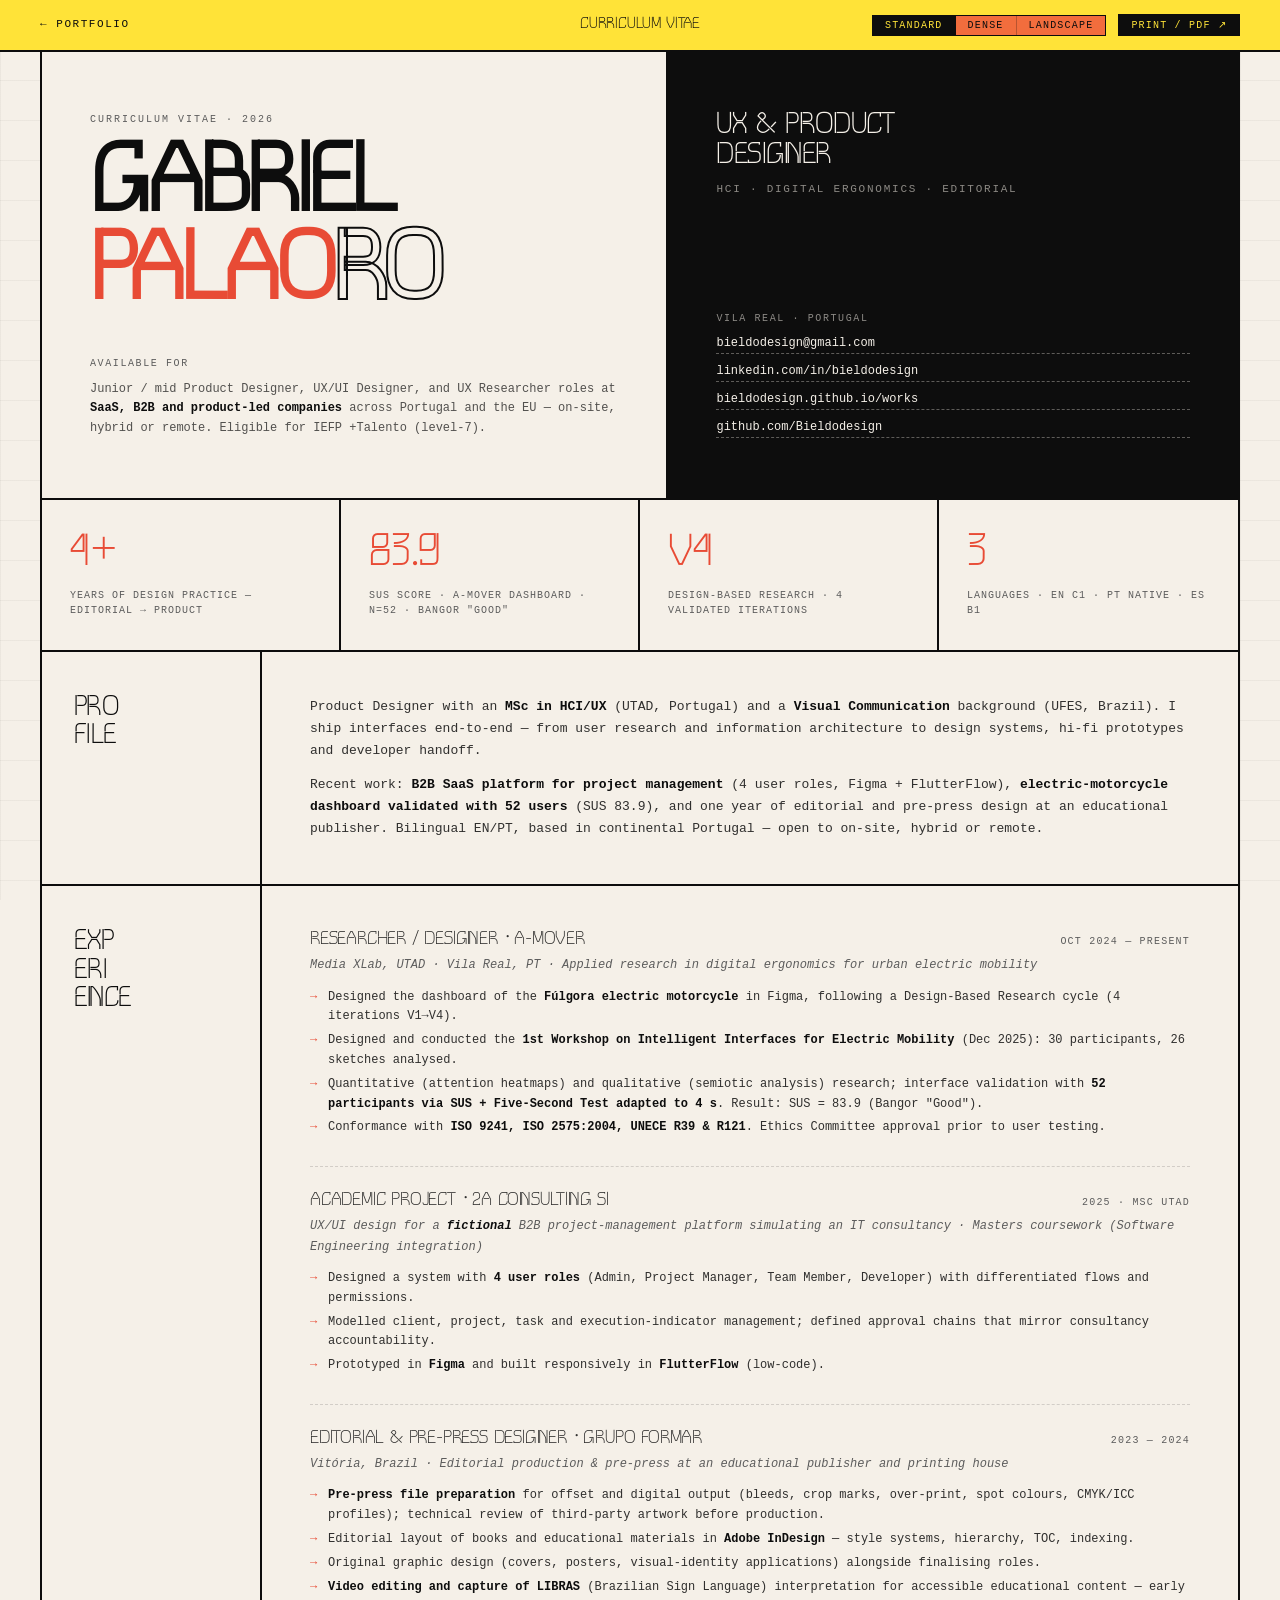
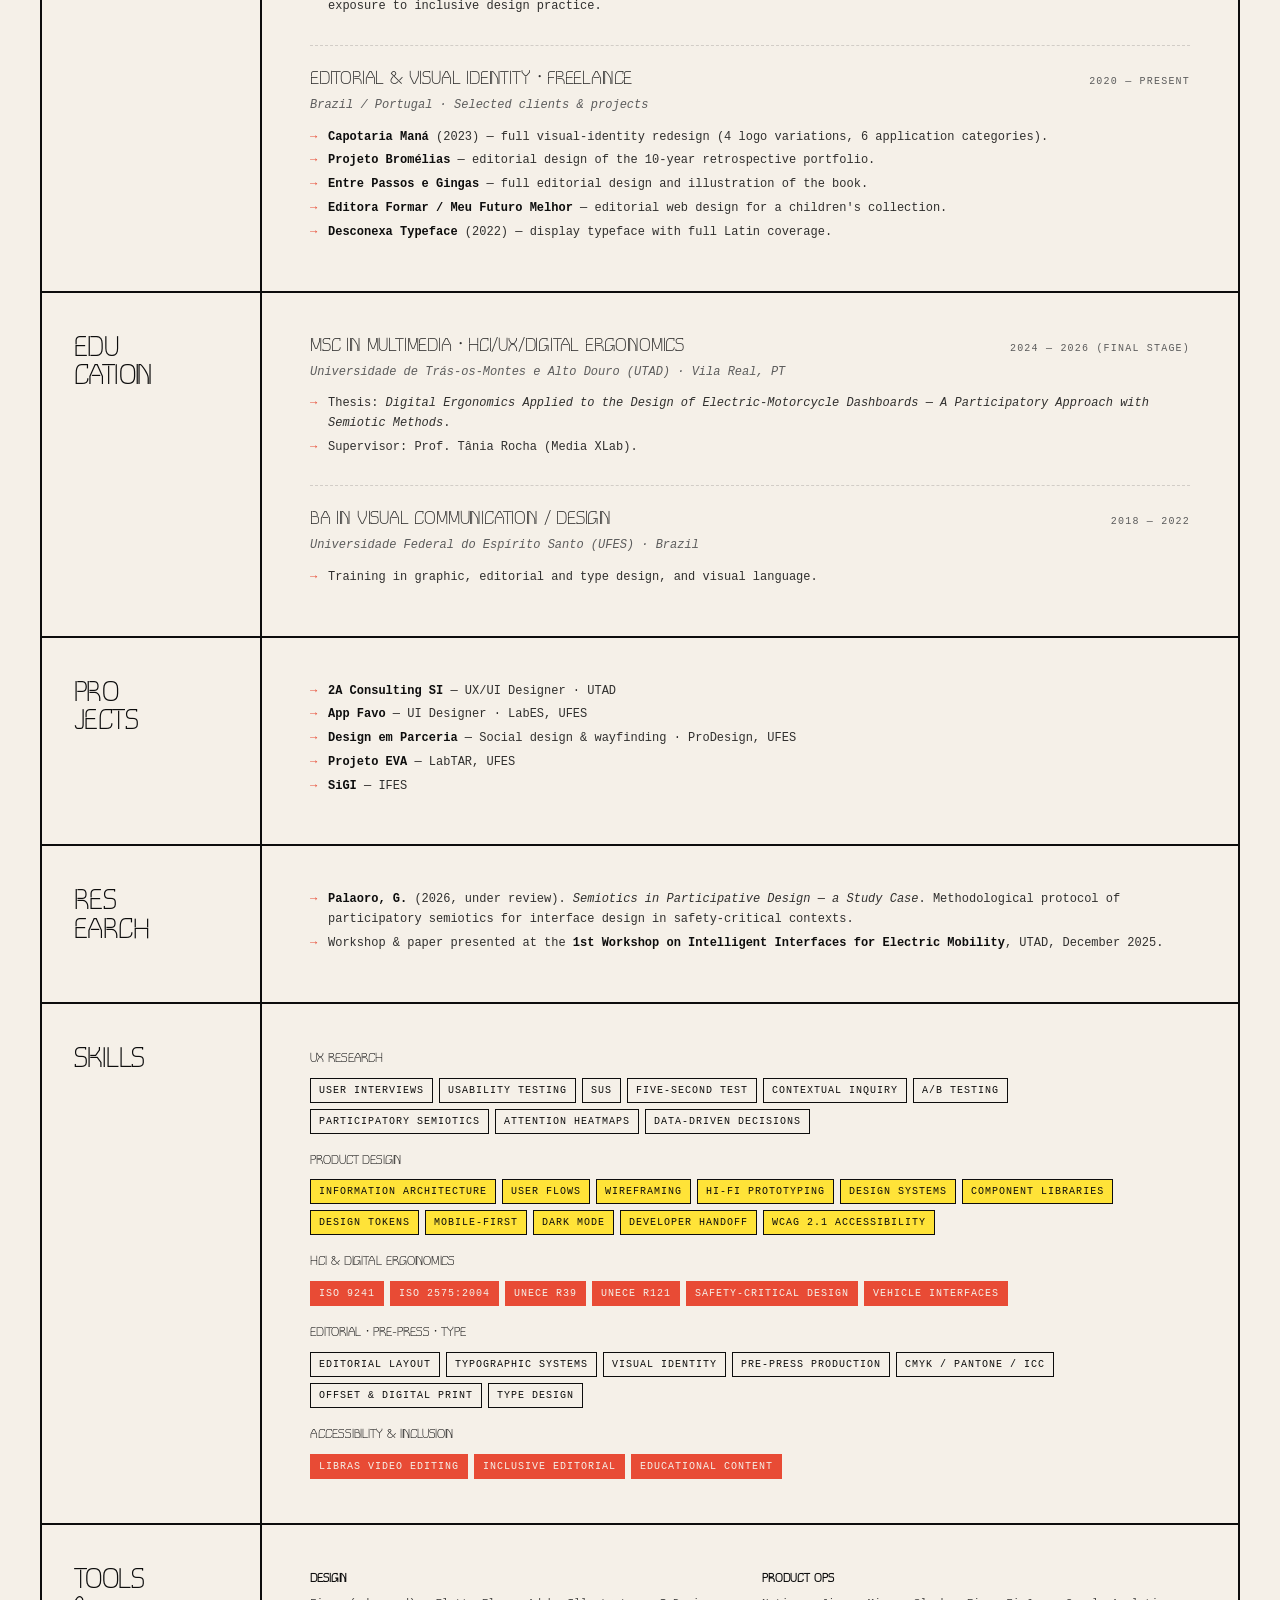
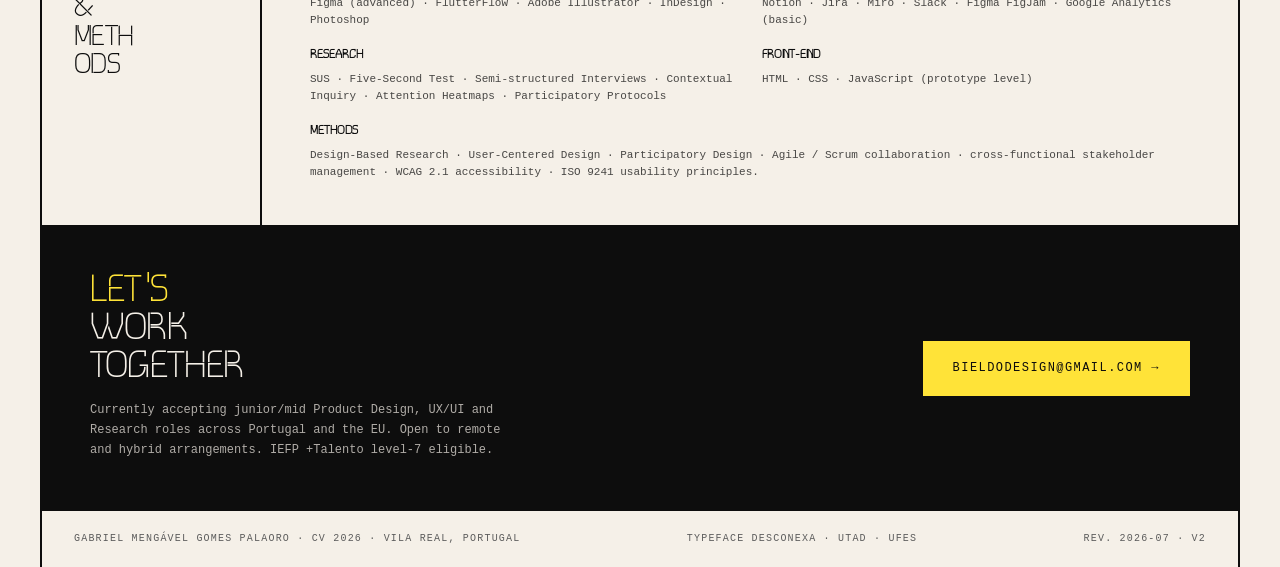
<file: cv.html>
<!DOCTYPE html>
<html lang="en">
<head>
<meta charset="UTF-8">
<link rel="icon" type="image/png" href="assets/ico.png">
<meta name="viewport" content="width=device-width,initial-scale=1">
<title>Gabriel Palaoro — CV · UX & Product Designer</title>
<meta name="description" content="Curriculum Vitae of Gabriel Palaoro — UX & Product Designer, HCI, Digital Ergonomics. MSc Multimedia (UTAD, Portugal), BA Visual Communication (UFES, Brazil). Vila Real.">
<link rel="canonical" href="https://bieldodesign.github.io/works/cv.html">

<meta property="og:type" content="profile">
<meta property="og:url" content="https://bieldodesign.github.io/works/cv.html">
<meta property="og:title" content="Gabriel Palaoro — CV · UX & Product Designer">
<meta property="og:description" content="Curriculum Vitae. UX & Product Designer · HCI · Digital Ergonomics. Vila Real, Portugal.">
<meta property="og:image" content="https://bieldodesign.github.io/works/assets/og-cover.jpg">

<style>
@font-face {
  font-family: 'Desconexa';
  src: url('[data-uri]');
  font-weight: normal;
  font-style: normal;
}
@import url('https://fonts.googleapis.com/css2?family=Spline+Sans+Mono:wght@300;400;500;600;700&display=swap');

:root {
  --yellow:  #FFE338;
  --coral:   #E84B35;
  --guava:   #F26D3D;
  --dark:    #0D0D0D;
  --warm:    #F5F0E8;
  --white:   #FFFFFF;
  --muted:   #5C5C5C;
  --border:  2px solid #0D0D0D;
  --fd: 'Desconexa', 'Impact', sans-serif;
  --fb: 'Spline Sans Mono', monospace;
}
*, *::before, *::after { margin:0; padding:0; box-sizing:border-box; }
html { scroll-behavior: smooth; }
body {
  background: var(--warm);
  color: var(--dark);
  font-family: var(--fb);
  font-size: 13px;
  line-height: 1.6;
}
body::before {
  content:'';
  position: fixed;
  inset: 0;
  background-image:
    linear-gradient(rgba(13,13,13,.04) 1px, transparent 1px),
    linear-gradient(90deg, rgba(13,13,13,.04) 1px, transparent 1px);
  background-size: 40px 40px;
  pointer-events: none;
  z-index: 0;
}
a { color: inherit; text-decoration: none; }
strong { font-weight: 700; color: var(--dark); }

/* NAV */
nav {
  position: sticky; top: 0; z-index: 100;
  background: var(--yellow);
  border-bottom: var(--border);
  display: flex; align-items: center; justify-content: space-between;
  padding: 0 40px; height: 52px;
}
.nav-back {
  display: flex; align-items: center; gap: 10px;
  font-size: 11px; text-transform: uppercase; letter-spacing: .14em;
  transition: opacity .15s;
}
.nav-back:hover { opacity: .6; }
.nav-title {
  font-family: var(--fd); font-size: 17px;
  text-transform: uppercase; letter-spacing: -.01em;
  position: absolute;
  left: 50%;
  top: 50%;
  transform: translate(-50%, -50%);
  pointer-events: none;              /* não interfere com hover dos botões */
  white-space: nowrap;
}
nav { position: sticky; }             /* keep nav positioning context */
.nav-right { display: flex; align-items: center; gap: 8px; }

.mode-group {
  display: flex; gap: 0;
  background: #F26D3D;                     /* guava */
  border: 1px solid var(--dark);
}
.mode-btn {
  background: transparent;                 /* inherits guava do group */
  border: none;
  color: var(--dark);
  font-family: var(--fb);
  font-size: 10px;
  text-transform: uppercase;
  letter-spacing: .12em;
  padding: 4px 12px;
  cursor: pointer;
  border-right: 1px solid rgba(13,13,13,.25);
  transition: background .15s, color .15s;
}
.mode-btn:last-child { border-right: none; }
.mode-btn:hover { background: rgba(13,13,13,.14); }
.mode-btn.active { background: var(--dark); color: var(--yellow); }

.print-btn {
  background: var(--dark);
  color: var(--yellow);
  border: 1px solid var(--dark);
  font-family: var(--fb);
  font-size: 10px;
  text-transform: uppercase;
  letter-spacing: .12em;
  padding: 4px 12px;
  cursor: pointer;
  margin-left: 4px;
}
.print-btn:hover { background: var(--coral); color: var(--warm); border-color: var(--coral); }

/* MAIN CV CONTAINER */
.cv {
  position: relative;
  z-index: 1;
  max-width: 1200px;
  margin: 0 auto;
  background: var(--warm);
  border-left: var(--border);
  border-right: var(--border);
}

/* HERO */
.hero {
  display: grid;
  grid-template-columns: 1.1fr 1fr;
  border-bottom: var(--border);
}
.hero-left {
  padding: 60px 48px;
  border-right: var(--border);
  display: flex; flex-direction: column; justify-content: space-between;
  gap: 32px;
}
.hero-right {
  background: var(--dark);
  color: var(--warm);
  padding: 60px 48px;
  display: flex; flex-direction: column; justify-content: space-between;
  gap: 32px;
}
.hero-cat {
  font-size: 10px; text-transform: uppercase;
  letter-spacing: .2em; color: var(--muted); margin-bottom: 20px;
}
.hero-title {
  font-family: var(--fd);
  font-size: clamp(56px, 8vw, 108px);
  text-transform: uppercase; line-height: .86;
  letter-spacing: -.03em;
}
.hero-title .a { color: var(--coral); }
.hero-title .o { -webkit-text-stroke: 2px var(--dark); color: transparent; }
.hero-role {
  font-family: var(--fd);
  font-size: 32px;
  text-transform: uppercase;
  line-height: .95;
  letter-spacing: -.02em;
  margin-bottom: 8px;
}
.hero-role-sub {
  font-size: 11px;
  text-transform: uppercase;
  letter-spacing: .16em;
  color: rgba(245,240,232,.55);
  margin-bottom: 32px;
}
.hero-contact {
  display: flex; flex-direction: column; gap: 8px;
  font-size: 12px; line-height: 1.5;
}
.hero-contact a { color: var(--warm); border-bottom: 1px dashed rgba(245,240,232,.35); padding-bottom: 1px; }
.hero-contact a:hover { border-bottom-color: var(--yellow); color: var(--yellow); }
.contact-phone-print { display: none; }

/* SPECS */
.specs {
  display: grid; grid-template-columns: repeat(4, 1fr);
  border-bottom: var(--border);
}
.spec { padding: 32px 28px; border-right: var(--border); }
.spec:last-child { border-right: none; }
.spec-num {
  font-family: var(--fd);
  font-size: 48px;
  line-height: 1;
  margin-bottom: 8px;
  color: var(--coral);
}
.spec-lbl {
  font-size: 10px; text-transform: uppercase;
  letter-spacing: .1em; color: var(--muted); line-height: 1.5;
}

/* TEXT SECTION (tsec) */
.tsec {
  display: grid;
  grid-template-columns: 220px 1fr;
  border-bottom: var(--border);
}
.tsec-lbl {
  padding: 44px 32px;
  border-right: var(--border);
  font-family: var(--fd);
  font-size: 30px;
  text-transform: uppercase;
  line-height: .95;
  letter-spacing: -.02em;
}
.tsec-body {
  padding: 44px 48px;
  font-size: 13px;
  line-height: 1.7;
  color: rgba(13,13,13,.85);
}
.tsec-body p + p { margin-top: 12px; }

/* EXPERIENCE ENTRY */
.xp {
  padding-bottom: 24px;
  border-bottom: 1px dashed rgba(13,13,13,.15);
  margin-bottom: 24px;
}
.xp:last-child { border-bottom: none; margin-bottom: 0; padding-bottom: 0; }
.xp-head {
  display: flex; justify-content: space-between; align-items: baseline;
  gap: 16px;
  margin-bottom: 4px;
}
.xp-role {
  font-family: var(--fd);
  font-size: 20px;
  text-transform: uppercase;
  line-height: 1.05;
  letter-spacing: -.01em;
}
.xp-when {
  font-size: 10px;
  text-transform: uppercase;
  letter-spacing: .12em;
  color: var(--muted);
  white-space: nowrap;
}
.xp-context {
  font-size: 12px;
  color: var(--muted);
  margin-bottom: 12px;
  font-style: italic;
}
.xp-bullets {
  list-style: none;
  padding: 0;
  font-size: 12px;
  line-height: 1.65;
}
.xp-bullets li {
  padding-left: 18px;
  position: relative;
  margin-bottom: 4px;
}
.xp-bullets li::before {
  content: '→';
  position: absolute;
  left: 0;
  color: var(--coral);
  font-weight: 700;
}

/* SKILLS GROUPED */
.skill-group {
  margin-bottom: 16px;
}
.skill-group:last-child { margin-bottom: 0; }
.skill-group-label {
  font-family: var(--fd);
  font-size: 14px;
  text-transform: uppercase;
  letter-spacing: -.005em;
  margin-bottom: 6px;
  color: var(--dark);
}
.skill-tags {
  display: flex; flex-wrap: wrap; gap: 6px;
}
.skill-tag {
  font-size: 10px;
  text-transform: uppercase;
  letter-spacing: .1em;
  border: 1px solid var(--dark);
  padding: 3px 8px;
  color: var(--dark);
  background: transparent;
}
.skill-tag.accent { background: var(--yellow); }
.skill-tag.coral { background: var(--coral); color: var(--warm); border-color: var(--coral); }

/* TOOLS/METHODS 2-col mini-grid */
.tm-grid {
  display: grid;
  grid-template-columns: 1fr 1fr;
  gap: 16px 24px;
}
.tm-item strong {
  display: block;
  font-family: var(--fd);
  font-size: 13px;
  text-transform: uppercase;
  letter-spacing: 0;
  margin-bottom: 4px;
}
.tm-item p { font-size: 11px; line-height: 1.55; color: rgba(13,13,13,.75); }

/* AVAILABILITY / CTA */
.cta {
  background: var(--dark);
  color: var(--warm);
  padding: 48px 48px;
  display: grid;
  grid-template-columns: 1fr auto;
  align-items: center;
  gap: 24px;
  border-bottom: var(--border);
}
.cta-title {
  font-family: var(--fd);
  font-size: 40px;
  text-transform: uppercase;
  line-height: .95;
  letter-spacing: -.02em;
}
.cta-title .accent { color: var(--yellow); }
.cta-note {
  font-size: 12px; line-height: 1.65;
  color: rgba(245,240,232,.7);
  max-width: 420px;
  margin-top: 12px;
}
.cta-btn {
  background: var(--yellow);
  color: var(--dark);
  border: 2px solid var(--yellow);
  padding: 16px 28px;
  font-family: var(--fb);
  font-size: 12px;
  text-transform: uppercase;
  letter-spacing: .12em;
  display: inline-flex;
  align-items: center;
  gap: 10px;
  cursor: pointer;
  transition: background .15s, color .15s;
}
.cta-btn:hover {
  background: var(--coral);
  color: var(--warm);
  border-color: var(--coral);
}

/* FOOTER */
.cv-footer {
  padding: 20px 32px;
  font-size: 10px;
  text-transform: uppercase;
  letter-spacing: .12em;
  color: var(--muted);
  display: flex;
  justify-content: space-between;
  gap: 16px;
  flex-wrap: wrap;
}

/* --- MODE: DENSE (1-page, recruiter-scan) --------------------------------
   Prioridade: tempo em empresa (Experience) e Education.
   Escondido: specs strip (SUS), Research, Skills chips, Tools & Methods.
   Bullets de Experience limitados a 3 max, restantes escondidos.
------------------------------------------------------------------------- */

/* HERO compacto */
body.mode-dense .hero { grid-template-columns: 1.3fr 1fr; }
body.mode-dense .hero-left,
body.mode-dense .hero-right { padding: 32px 32px; gap: 16px; }
body.mode-dense .hero-title { font-size: clamp(42px, 5.5vw, 64px); }
body.mode-dense .hero-role { font-size: 22px; }
body.mode-dense .hero-role-sub { margin-bottom: 14px; }
body.mode-dense .hero-contact { font-size: 11px; gap: 4px; }

/* ESCONDIDOS na versão dense */
body.mode-dense .specs                        { display: none; }
body.mode-dense .tsec[data-section="research"]{ display: none; }
body.mode-dense .tsec[data-section="skills"]  { display: none; }
body.mode-dense .tsec[data-section="tools"]   { display: none; }
body.mode-dense .tsec[data-section="projects"]{ display: none; }

/* Tsec restantes: Profile, Experience, Education */
body.mode-dense .tsec { grid-template-columns: 130px 1fr; }
body.mode-dense .tsec-lbl { padding: 22px 16px; font-size: 20px; }
body.mode-dense .tsec-body { padding: 22px 28px; font-size: 12px; line-height: 1.5; }
body.mode-dense .tsec-body p + p { margin-top: 6px; }

/* Profile: 1 parágrafo só (esconde o segundo) */
body.mode-dense .tsec[data-section="profile"] .tsec-body p:nth-of-type(2) { display: none; }

/* Experience blocks — dates em destaque, bullets condensados */
body.mode-dense .xp { padding-bottom: 12px; margin-bottom: 12px; }
body.mode-dense .xp-role { font-size: 15px; letter-spacing: 0; }
body.mode-dense .xp-when {
  font-size: 11px;
  font-weight: 700;
  color: var(--dark);                  /* mais destaque nas datas */
  background: var(--yellow);
  padding: 2px 8px;
  letter-spacing: .08em;
}
body.mode-dense .xp-context { font-size: 10.5px; margin-bottom: 6px; }
body.mode-dense .xp-bullets { font-size: 10.5px; line-height: 1.45; }
body.mode-dense .xp-bullets li { margin-bottom: 2px; padding-left: 14px; }

/* Limita bullets: só os 3 primeiros por role. 4º+ escondidos em dense. */
body.mode-dense .xp-bullets li:nth-child(n+4) { display: none; }

/* CTA menor */
body.mode-dense .cta { padding: 24px 32px; }
body.mode-dense .cta-title { font-size: 24px; }
body.mode-dense .cta-note { font-size: 10.5px; margin-top: 6px; max-width: 380px; }
body.mode-dense .cta-btn { padding: 12px 20px; font-size: 11px; }

/* --- MODE: LANDSCAPE (editorial 2-col) ------------------------------------ */
body.mode-landscape .cv {
  max-width: none;
  border: none;
}
body.mode-landscape .hero {
  grid-template-columns: 1fr 1fr;
}
body.mode-landscape .specs { grid-template-columns: repeat(4, 1fr); }
body.mode-landscape .cv-main {
  display: grid;
  grid-template-columns: 1fr 1fr;
  border-bottom: var(--border);
}
body.mode-landscape .cv-main .tsec {
  border-bottom: 1px solid rgba(13,13,13,.12);
  grid-template-columns: 120px 1fr;
}
body.mode-landscape .cv-main .tsec-lbl { padding: 24px 16px; font-size: 20px; }
body.mode-landscape .cv-main .tsec-body { padding: 24px 24px; }
body.mode-landscape .cv-main .col-l { border-right: var(--border); }

/* --- RESPONSIVE ----------------------------------------------------------- */
@media (max-width: 900px) {
  nav { padding: 0 16px; gap: 4px; }
  .nav-title { font-size: 13px; }
  .mode-btn { padding: 4px 10px; font-size: 9px; letter-spacing: .1em; }
  .print-btn { padding: 4px 10px; font-size: 9px; letter-spacing: .1em; }
  .cv { border-left: none; border-right: none; }
  .hero { grid-template-columns: 1fr; }
  .hero-left, .hero-right { padding: 40px 24px; }
  .hero-title { font-size: clamp(48px, 12vw, 72px); }
  .hero-role { font-size: 26px; }
  .specs { grid-template-columns: 1fr 1fr; }
  .spec { padding: 24px 20px; border-right: none; border-bottom: var(--border); }
  .spec:nth-child(odd) { border-right: var(--border); }
  .spec:nth-last-child(-n+2) { border-bottom: none; }
  .spec-num { font-size: 36px; }
  .tsec { grid-template-columns: 1fr; }
  .tsec-lbl {
    padding: 24px 24px 12px;
    border-right: none;
    border-bottom: 1px solid rgba(13,13,13,.12);
    font-size: 22px;
  }
  .tsec-body { padding: 24px 24px 32px; }
  .xp-head { flex-direction: column; gap: 4px; }
  .xp-role { font-size: 16px; }
  .tm-grid { grid-template-columns: 1fr; }
  .cta { grid-template-columns: 1fr; padding: 32px 24px; }
  .cta-title { font-size: 32px; }
}

/* --- PRINT (A4) --------------------------------------------------------------
   Targets:
     Standard  → 2 páginas A4 portrait (frente e verso)
     Landscape → 2 páginas A4 landscape (frente e verso, 2-col por página)
     Dense     → 1 página A4 portrait (recruiter-scan)
   @page é injectado dinamicamente via #print-page-rule pelo setMode().
--------------------------------------------------------------------------- */

@media print {
  /* Sem isto o browser descarta fundos ao imprimir — os blocos escuros
     (.hero-right, .cta) ficariam com texto claro sobre papel branco. */
  *, *::before, *::after {
    -webkit-print-color-adjust: exact !important;
    print-color-adjust: exact !important;
  }

  body { background: white; font-size: 10px; line-height: 1.4; }
  body::before { display: none; }
  nav { display: none !important; }
  .cv { max-width: none; border: none; }
  a { color: inherit; text-decoration: none; }
  .hero-contact a { border-bottom: none; }
  .contact-phone-print { display: block; }

  /* Hero compacto */
  .hero { grid-template-columns: 1.3fr 1fr; }
  .hero-left, .hero-right { padding: 18px 22px; gap: 12px; }
  .hero-title { font-size: 44px; }
  .hero-role { font-size: 20px; }
  .hero-cat { margin-bottom: 6px; font-size: 8px; }
  .hero-role-sub { font-size: 9px; margin-bottom: 10px; }
  .hero-contact { font-size: 10px; gap: 3px; }

  /* Specs compactos */
  .specs { grid-template-columns: repeat(4, 1fr); }
  .spec { padding: 12px 14px; }
  .spec-num { font-size: 26px; margin-bottom: 3px; }
  .spec-lbl { font-size: 8px; letter-spacing: .08em; line-height: 1.35; }

  /* Tsec compactos */
  .tsec { grid-template-columns: 100px 1fr; }
  .tsec-lbl { padding: 14px 12px; font-size: 15px; }
  .tsec-body { padding: 14px 18px; font-size: 10px; line-height: 1.4; }
  .tsec-body p + p { margin-top: 6px; }

  /* XP entries */
  .xp { padding-bottom: 8px; margin-bottom: 8px; }
  .xp:last-child { padding-bottom: 0; margin-bottom: 0; border-bottom: none; }
  .xp-head { gap: 12px; }
  .xp-role { font-size: 12px; }
  .xp-context { font-size: 9px; margin-bottom: 4px; }
  .xp-bullets { font-size: 9px; line-height: 1.35; }
  .xp-bullets li { margin-bottom: 1px; padding-left: 12px; }
  .xp-when { font-size: 9px; letter-spacing: .08em; }

  /* Skills */
  .skill-group { margin-bottom: 6px; }
  .skill-group-label { font-size: 10px; margin-bottom: 3px; }
  .skill-tag { font-size: 7.5px; padding: 1px 5px; letter-spacing: .06em; }
  .skill-tags { gap: 2px; }

  /* Tools */
  .tm-grid { gap: 6px 14px; }
  .tm-item strong { font-size: 10px; margin-bottom: 2px; }
  .tm-item p { font-size: 8.5px; line-height: 1.35; }

  /* CTA */
  .cta { padding: 14px 20px; }
  .cta-title { font-size: 20px; line-height: .95; }
  .cta-note { font-size: 8.5px; margin-top: 4px; }
  .cta-btn { padding: 8px 14px; font-size: 9px; }

  /* Footer */
  .cv-footer { padding: 6px 12px; font-size: 7px; border-top: 1px solid rgba(13,13,13,.15); }

  /* Evita cortes desagradáveis */
  .tsec { break-inside: avoid-page; page-break-inside: avoid; }
  .xp { break-inside: avoid; page-break-inside: avoid; }
  .cta { break-inside: avoid; page-break-inside: avoid; }
}

/* Dense: forçar 1 página portrait — balanced (fits @ 100% zoom) */
@media print {
  body.mode-dense .hero-left, body.mode-dense .hero-right { padding: 12px 16px; gap: 7px; }
  body.mode-dense .hero-title { font-size: 34px; line-height: .88; }
  body.mode-dense .hero-cat { margin-bottom: 4px; font-size: 7.5px; }
  body.mode-dense .hero-role { font-size: 16px; }
  body.mode-dense .hero-role-sub { font-size: 8px; margin-bottom: 5px; letter-spacing: .1em; }
  body.mode-dense .hero-contact { font-size: 8.5px; gap: 2px; line-height: 1.3; }
  body.mode-dense .tsec { grid-template-columns: 84px 1fr; }
  body.mode-dense .tsec-lbl { padding: 9px 9px; font-size: 13px; line-height: .95; }
  body.mode-dense .tsec-body { padding: 9px 13px; font-size: 8.5px; line-height: 1.32; }
  body.mode-dense .tsec-body p + p { margin-top: 4px; }
  body.mode-dense .xp { padding-bottom: 5px; margin-bottom: 5px; }
  body.mode-dense .xp-head { gap: 10px; }
  body.mode-dense .xp-role { font-size: 10.5px; }
  body.mode-dense .xp-context { font-size: 8px; margin-bottom: 3px; line-height: 1.32; }
  body.mode-dense .xp-bullets { font-size: 8px; line-height: 1.32; }
  body.mode-dense .xp-bullets li { padding-left: 11px; margin-bottom: 1px; }
  body.mode-dense .xp-when { font-size: 8px; padding: 1px 6px; letter-spacing: .07em; }
  body.mode-dense .cta { padding: 10px 14px; }
  body.mode-dense .cta-title { font-size: 15px; line-height: .95; }
  body.mode-dense .cta-note { font-size: 7.5px; margin-top: 3px; }
  body.mode-dense .cta-btn { padding: 6px 11px; font-size: 8px; }
  body.mode-dense .cv-footer { padding: 3px 9px; font-size: 6.5px; }
}

/* Landscape: 2 páginas landscape com 2 colunas de conteúdo */
@media print {
  body.mode-landscape .cv { display: flex; flex-direction: column; }
  body.mode-landscape .tsec-body { column-count: 2; column-gap: 20px; column-fill: balance; }
  body.mode-landscape .tsec[data-section="profile"] .tsec-body { column-count: 1; }
  body.mode-landscape .xp { break-inside: avoid; }
  body.mode-landscape .skill-group,
  body.mode-landscape .tm-item { break-inside: avoid; }
}
</style>
</head>
<body class="mode-standard">

<nav>
  <a href="portfolio.html" class="nav-back">← Portfolio</a>
  <span class="nav-title">Curriculum Vitae</span>
  <div class="nav-right">
    <div class="mode-group" role="tablist" aria-label="Layout mode">
      <button class="mode-btn active" data-mode="standard" onclick="setMode('standard')">Standard</button>
      <button class="mode-btn" data-mode="dense" onclick="setMode('dense')">Dense</button>
      <button class="mode-btn" data-mode="landscape" onclick="setMode('landscape')">Landscape</button>
    </div>
    <button class="print-btn" onclick="window.print()">Print / PDF ↗</button>
  </div>
</nav>

<div class="cv">

  <!-- HERO -->
  <section class="hero">
    <div class="hero-left">
      <div>
        <div class="hero-cat">Curriculum Vitae · 2026</div>
        <h1 class="hero-title">
          Gabriel<br>
          <span class="a">Palao</span><span class="o">ro</span>
        </h1>
      </div>
      <div>
        <div style="font-size:10px;text-transform:uppercase;letter-spacing:.16em;color:var(--muted);margin-bottom:8px;">Available for</div>
        <p style="font-size:12px;line-height:1.6;color:rgba(13,13,13,.7);">Junior / mid Product Designer, UX/UI Designer, and UX Researcher roles at <strong>SaaS, B2B and product-led companies</strong> across Portugal and the EU — on-site, hybrid or remote. Eligible for IEFP +Talento (level-7).</p>
      </div>
    </div>
    <div class="hero-right">
      <div>
        <div class="hero-role">UX & Product<br>Designer</div>
        <div class="hero-role-sub">HCI · Digital Ergonomics · Editorial</div>
      </div>
      <div class="hero-contact">
        <span style="opacity:.55;font-size:10px;text-transform:uppercase;letter-spacing:.16em;">Vila Real · Portugal</span>
        <a href="mailto:bieldodesign@gmail.com">bieldodesign@gmail.com</a>
        <span class="contact-phone-print">+351 937 441 605</span>
        <a href="https://www.linkedin.com/in/bieldodesign/">linkedin.com/in/bieldodesign</a>
        <a href="https://bieldodesign.github.io/works/">bieldodesign.github.io/works</a>
        <a href="https://github.com/Bieldodesign">github.com/Bieldodesign</a>
      </div>
    </div>
  </section>

  <!-- SPECS STRIP -->
  <section class="specs">
    <div class="spec">
      <div class="spec-num">4+</div>
      <div class="spec-lbl">years of design practice — editorial → product</div>
    </div>
    <div class="spec">
      <div class="spec-num">83.9</div>
      <div class="spec-lbl">SUS score · A-MoVeR dashboard · n=52 · Bangor "Good"</div>
    </div>
    <div class="spec">
      <div class="spec-num">V4</div>
      <div class="spec-lbl">Design-Based Research · 4 validated iterations</div>
    </div>
    <div class="spec">
      <div class="spec-num">3</div>
      <div class="spec-lbl">languages · EN C1 · PT native · ES B1</div>
    </div>
  </section>

  <!-- PROFILE -->
  <div class="tsec" data-section="profile">
    <div class="tsec-lbl">Pro<br>file</div>
    <div class="tsec-body">
      <p>Product Designer with an <strong>MSc in HCI/UX</strong> (UTAD, Portugal) and a <strong>Visual Communication</strong> background (UFES, Brazil). I ship interfaces end-to-end — from user research and information architecture to design systems, hi-fi prototypes and developer handoff.</p>
      <p>Recent work: <strong>B2B SaaS platform for project management</strong> (4 user roles, Figma + FlutterFlow), <strong>electric-motorcycle dashboard validated with 52 users</strong> (SUS 83.9), and one year of editorial and pre-press design at an educational publisher. Bilingual EN/PT, based in continental Portugal — open to on-site, hybrid or remote.</p>
    </div>
  </div>

  <!-- EXPERIENCE -->
  <div class="tsec" data-section="experience">
    <div class="tsec-lbl">Exp<br>eri<br>ence</div>
    <div class="tsec-body">

      <div class="xp">
        <div class="xp-head">
          <div class="xp-role">Researcher / Designer · A-MoVeR</div>
          <div class="xp-when">Oct 2024 — present</div>
        </div>
        <div class="xp-context">Media XLab, UTAD · Vila Real, PT · Applied research in digital ergonomics for urban electric mobility</div>
        <ul class="xp-bullets">
          <li>Designed the dashboard of the <strong>Fúlgora electric motorcycle</strong> in Figma, following a Design-Based Research cycle (4 iterations V1→V4).</li>
          <li>Designed and conducted the <strong>1st Workshop on Intelligent Interfaces for Electric Mobility</strong> (Dec 2025): 30 participants, 26 sketches analysed.</li>
          <li>Quantitative (attention heatmaps) and qualitative (semiotic analysis) research; interface validation with <strong>52 participants via SUS + Five-Second Test adapted to 4 s</strong>. Result: SUS = 83.9 (Bangor "Good").</li>
          <li>Conformance with <strong>ISO 9241, ISO 2575:2004, UNECE R39 &amp; R121</strong>. Ethics Committee approval prior to user testing.</li>
        </ul>
      </div>

      <div class="xp">
        <div class="xp-head">
          <div class="xp-role">Academic Project · 2A Consulting SI</div>
          <div class="xp-when">2025 · MSc UTAD</div>
        </div>
        <div class="xp-context">UX/UI design for a <strong>fictional</strong> B2B project-management platform simulating an IT consultancy · Masters coursework (Software Engineering integration)</div>
        <ul class="xp-bullets">
          <li>Designed a system with <strong>4 user roles</strong> (Admin, Project Manager, Team Member, Developer) with differentiated flows and permissions.</li>
          <li>Modelled client, project, task and execution-indicator management; defined approval chains that mirror consultancy accountability.</li>
          <li>Prototyped in <strong>Figma</strong> and built responsively in <strong>FlutterFlow</strong> (low-code).</li>
        </ul>
      </div>

      <div class="xp">
        <div class="xp-head">
          <div class="xp-role">Editorial &amp; Pre-press Designer · Grupo Formar</div>
          <div class="xp-when">2023 — 2024</div>
        </div>
        <div class="xp-context">Vitória, Brazil · Editorial production &amp; pre-press at an educational publisher and printing house</div>
        <ul class="xp-bullets">
          <li><strong>Pre-press file preparation</strong> for offset and digital output (bleeds, crop marks, over-print, spot colours, CMYK/ICC profiles); technical review of third-party artwork before production.</li>
          <li>Editorial layout of books and educational materials in <strong>Adobe InDesign</strong> — style systems, hierarchy, TOC, indexing.</li>
          <li>Original graphic design (covers, posters, visual-identity applications) alongside finalising roles.</li>
          <li><strong>Video editing and capture of LIBRAS</strong> (Brazilian Sign Language) interpretation for accessible educational content — early exposure to inclusive design practice.</li>
        </ul>
      </div>

      <div class="xp">
        <div class="xp-head">
          <div class="xp-role">Editorial &amp; Visual Identity · Freelance</div>
          <div class="xp-when">2020 — present</div>
        </div>
        <div class="xp-context">Brazil / Portugal · Selected clients &amp; projects</div>
        <ul class="xp-bullets">
          <li><strong>Capotaria Maná</strong> (2023) — full visual-identity redesign (4 logo variations, 6 application categories).</li>
          <li><strong>Projeto Bromélias</strong> — editorial design of the 10-year retrospective portfolio.</li>
          <li><strong>Entre Passos e Gingas</strong> — full editorial design and illustration of the book.</li>
          <li><strong>Editora Formar / Meu Futuro Melhor</strong> — editorial web design for a children's collection.</li>
          <li><strong>Desconexa Typeface</strong> (2022) — display typeface with full Latin coverage.</li>
        </ul>
      </div>

    </div>
  </div>

  <!-- EDUCATION -->
  <div class="tsec" data-section="education">
    <div class="tsec-lbl">Edu<br>cation</div>
    <div class="tsec-body">

      <div class="xp">
        <div class="xp-head">
          <div class="xp-role">MSc in Multimedia · HCI/UX/Digital Ergonomics</div>
          <div class="xp-when">2024 — 2026 (final stage)</div>
        </div>
        <div class="xp-context">Universidade de Trás-os-Montes e Alto Douro (UTAD) · Vila Real, PT</div>
        <ul class="xp-bullets">
          <li>Thesis: <em>Digital Ergonomics Applied to the Design of Electric-Motorcycle Dashboards — A Participatory Approach with Semiotic Methods</em>.</li>
          <li>Supervisor: Prof. Tânia Rocha (Media XLab).</li>
        </ul>
      </div>

      <div class="xp">
        <div class="xp-head">
          <div class="xp-role">BA in Visual Communication / Design</div>
          <div class="xp-when">2018 — 2022</div>
        </div>
        <div class="xp-context">Universidade Federal do Espírito Santo (UFES) · Brazil</div>
        <ul class="xp-bullets">
          <li>Training in graphic, editorial and type design, and visual language.</li>
        </ul>
      </div>

    </div>
  </div>

  <!-- ACADEMIC PROJECTS -->
  <div class="tsec" data-section="projects">
    <div class="tsec-lbl">Pro<br>jects</div>
    <div class="tsec-body">
      <ul class="xp-bullets">
        <li><strong>2A Consulting SI</strong> — UX/UI Designer · UTAD</li>
        <li><strong>App Favo</strong> — UI Designer · LabES, UFES</li>
        <li><strong>Design em Parceria</strong> — Social design &amp; wayfinding · ProDesign, UFES</li>
        <li><strong>Projeto EVA</strong> — LabTAR, UFES</li>
        <li><strong>SiGI</strong> — IFES</li>
      </ul>
    </div>
  </div>

  <!-- RESEARCH -->
  <div class="tsec" data-section="research">
    <div class="tsec-lbl">Res<br>earch</div>
    <div class="tsec-body">
      <ul class="xp-bullets">
        <li><strong>Palaoro, G.</strong> (2026, under review). <em>Semiotics in Participative Design — a Study Case</em>. Methodological protocol of participatory semiotics for interface design in safety-critical contexts.</li>
        <li>Workshop &amp; paper presented at the <strong>1st Workshop on Intelligent Interfaces for Electric Mobility</strong>, UTAD, December 2025.</li>
      </ul>
    </div>
  </div>

  <!-- SKILLS -->
  <div class="tsec" data-section="skills">
    <div class="tsec-lbl">Skills</div>
    <div class="tsec-body">

      <div class="skill-group">
        <div class="skill-group-label">UX Research</div>
        <div class="skill-tags">
          <span class="skill-tag">User Interviews</span>
          <span class="skill-tag">Usability Testing</span>
          <span class="skill-tag">SUS</span>
          <span class="skill-tag">Five-Second Test</span>
          <span class="skill-tag">Contextual Inquiry</span>
          <span class="skill-tag">A/B Testing</span>
          <span class="skill-tag">Participatory Semiotics</span>
          <span class="skill-tag">Attention Heatmaps</span>
          <span class="skill-tag">Data-driven Decisions</span>
        </div>
      </div>

      <div class="skill-group">
        <div class="skill-group-label">Product Design</div>
        <div class="skill-tags">
          <span class="skill-tag accent">Information Architecture</span>
          <span class="skill-tag accent">User Flows</span>
          <span class="skill-tag accent">Wireframing</span>
          <span class="skill-tag accent">Hi-fi Prototyping</span>
          <span class="skill-tag accent">Design Systems</span>
          <span class="skill-tag accent">Component Libraries</span>
          <span class="skill-tag accent">Design Tokens</span>
          <span class="skill-tag accent">Mobile-first</span>
          <span class="skill-tag accent">Dark Mode</span>
          <span class="skill-tag accent">Developer Handoff</span>
          <span class="skill-tag accent">WCAG 2.1 Accessibility</span>
        </div>
      </div>

      <div class="skill-group">
        <div class="skill-group-label">HCI &amp; Digital Ergonomics</div>
        <div class="skill-tags">
          <span class="skill-tag coral">ISO 9241</span>
          <span class="skill-tag coral">ISO 2575:2004</span>
          <span class="skill-tag coral">UNECE R39</span>
          <span class="skill-tag coral">UNECE R121</span>
          <span class="skill-tag coral">Safety-critical Design</span>
          <span class="skill-tag coral">Vehicle Interfaces</span>
        </div>
      </div>

      <div class="skill-group">
        <div class="skill-group-label">Editorial · Pre-press · Type</div>
        <div class="skill-tags">
          <span class="skill-tag">Editorial Layout</span>
          <span class="skill-tag">Typographic Systems</span>
          <span class="skill-tag">Visual Identity</span>
          <span class="skill-tag">Pre-press Production</span>
          <span class="skill-tag">CMYK / Pantone / ICC</span>
          <span class="skill-tag">Offset &amp; Digital Print</span>
          <span class="skill-tag">Type Design</span>
        </div>
      </div>

      <div class="skill-group">
        <div class="skill-group-label">Accessibility &amp; Inclusion</div>
        <div class="skill-tags">
          <span class="skill-tag coral">LIBRAS Video Editing</span>
          <span class="skill-tag coral">Inclusive Editorial</span>
          <span class="skill-tag coral">Educational Content</span>
        </div>
      </div>

    </div>
  </div>

  <!-- TOOLS & METHODS -->
  <div class="tsec" data-section="tools">
    <div class="tsec-lbl">Tools<br>&amp;<br>Meth<br>ods</div>
    <div class="tsec-body">
      <div class="tm-grid">
        <div class="tm-item">
          <strong>Design</strong>
          <p>Figma (advanced) · FlutterFlow · Adobe Illustrator · InDesign · Photoshop</p>
        </div>
        <div class="tm-item">
          <strong>Product Ops</strong>
          <p>Notion · Jira · Miro · Slack · Figma FigJam · Google Analytics (basic)</p>
        </div>
        <div class="tm-item">
          <strong>Research</strong>
          <p>SUS · Five-Second Test · Semi-structured Interviews · Contextual Inquiry · Attention Heatmaps · Participatory Protocols</p>
        </div>
        <div class="tm-item">
          <strong>Front-end</strong>
          <p>HTML · CSS · JavaScript (prototype level)</p>
        </div>
        <div class="tm-item" style="grid-column: 1 / -1;">
          <strong>Methods</strong>
          <p>Design-Based Research · User-Centered Design · Participatory Design · Agile / Scrum collaboration · cross-functional stakeholder management · WCAG 2.1 accessibility · ISO 9241 usability principles.</p>
        </div>
      </div>
    </div>
  </div>

  <!-- CTA -->
  <section class="cta">
    <div>
      <div class="cta-title"><span class="accent">Let's</span><br>Work<br>Together</div>
      <p class="cta-note">Currently accepting junior/mid Product Design, UX/UI and Research roles across Portugal and the EU. Open to remote and hybrid arrangements. IEFP +Talento level-7 eligible.</p>
    </div>
    <a href="mailto:bieldodesign@gmail.com?subject=Product%20Design%20role" class="cta-btn">bieldodesign@gmail.com →</a>
  </section>

  <footer class="cv-footer">
    <span>Gabriel Mengável Gomes Palaoro · CV 2026 · Vila Real, Portugal</span>
    <span>Typeface Desconexa · UTAD · UFES</span>
    <span>Rev. 2026-07 · v2</span>
  </footer>

</div>

<script>
/* Dynamic @page rule injection — must live in a style tag we can swap.
   CSS spec doesn't allow @page inside a selector, so we swap the whole rule. */
(function ensurePrintPageRule() {
  if (document.getElementById('print-page-rule')) return;
  const st = document.createElement('style');
  st.id = 'print-page-rule';
  st.textContent = '@page { size: A4 portrait; margin: 8mm 10mm; }';
  document.head.appendChild(st);
})();

function setMode(mode) {
  document.body.classList.remove('mode-standard', 'mode-dense', 'mode-landscape');
  document.body.classList.add('mode-' + mode);
  document.querySelectorAll('.mode-btn').forEach(b => {
    b.classList.toggle('active', b.dataset.mode === mode);
  });

  // swap @page rule so browser print dialog picks the right paper/orientation
  const rule = document.getElementById('print-page-rule');
  if (rule) {
    if (mode === 'landscape') {
      rule.textContent = '@page { size: A4 landscape; margin: 6mm 10mm; }';
    } else if (mode === 'dense') {
      rule.textContent = '@page { size: A4 portrait; margin: 6mm 8mm; }';
    } else {
      rule.textContent = '@page { size: A4 portrait; margin: 8mm 10mm; }';
    }
  }

  // persist choice in URL for shareability
  try {
    const url = new URL(window.location.href);
    url.searchParams.set('mode', mode);
    history.replaceState({}, '', url);
  } catch (e) {}
}

// Init from URL param if present
(function initMode() {
  try {
    const params = new URLSearchParams(window.location.search);
    const mode = params.get('mode');
    if (mode && ['standard', 'dense', 'landscape'].includes(mode)) {
      setMode(mode);
    }
  } catch (e) {}
})();
</script>
</body>
</html>
</file>
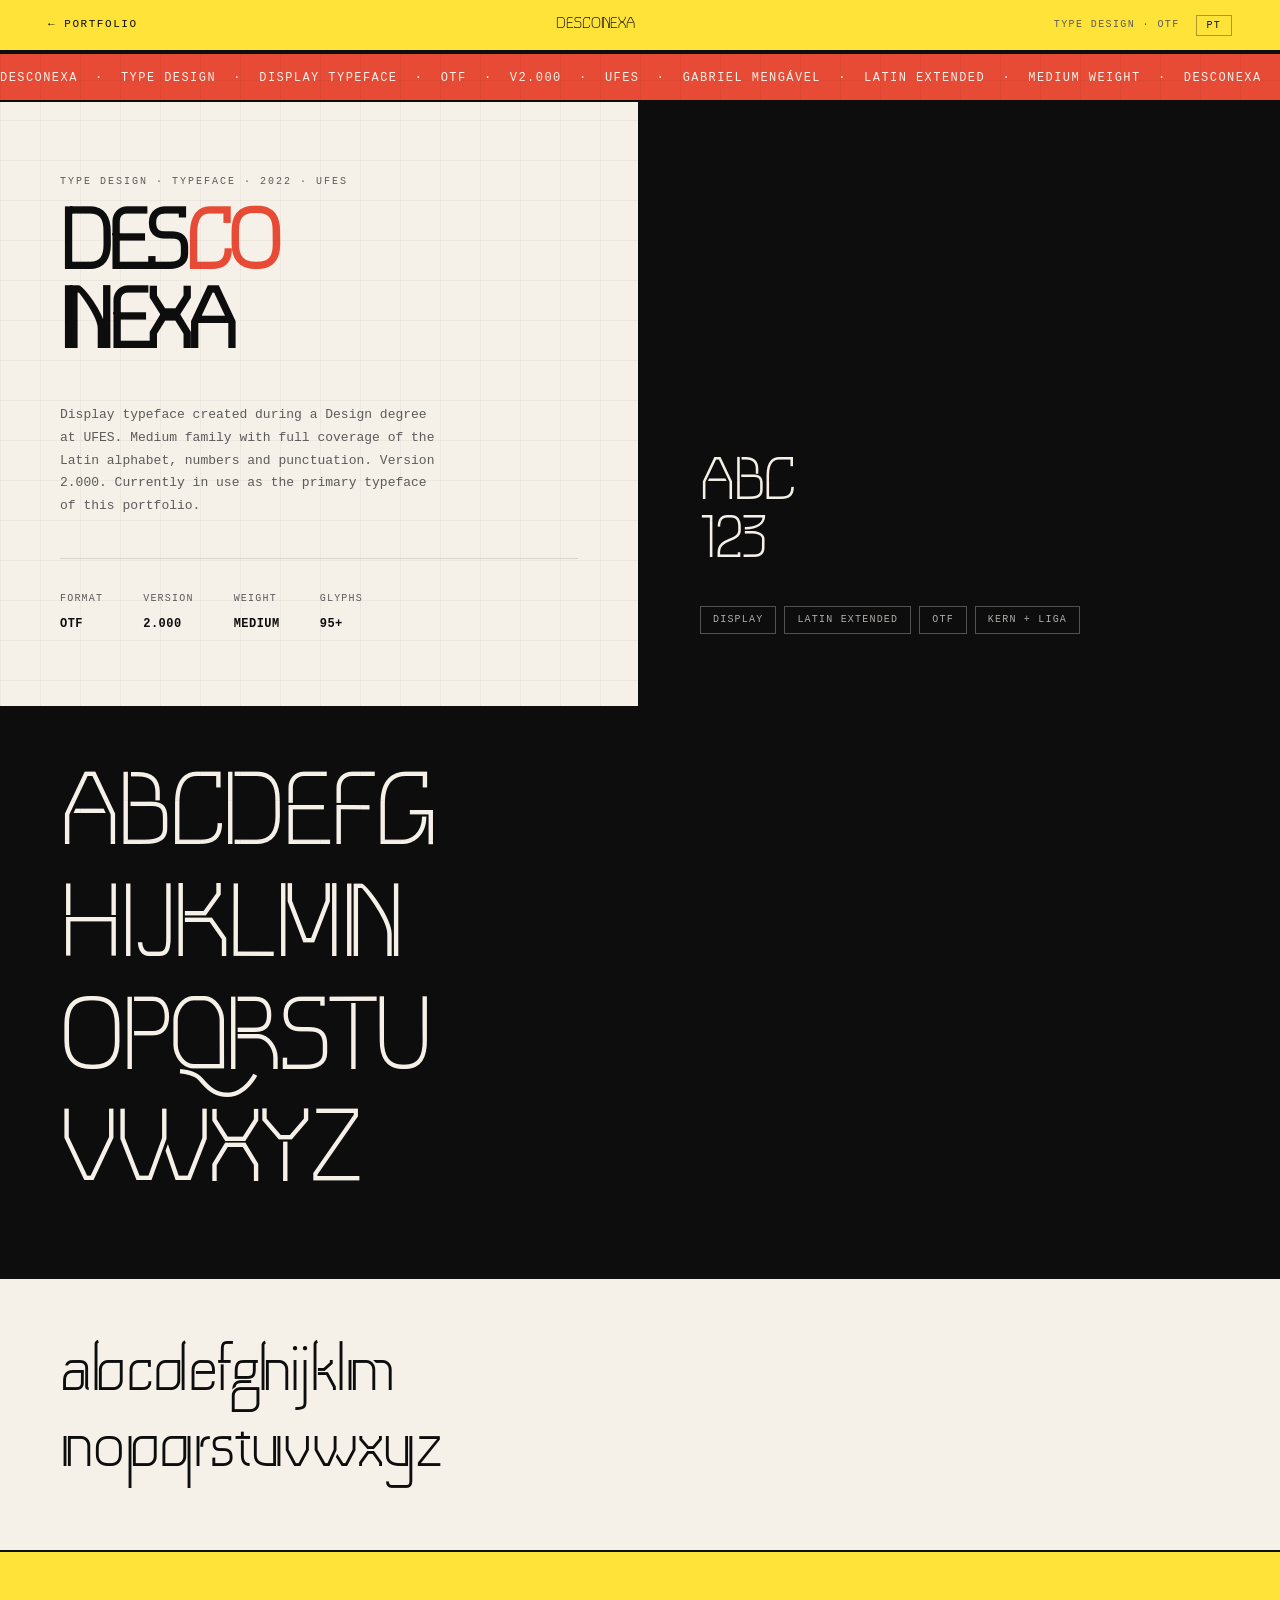
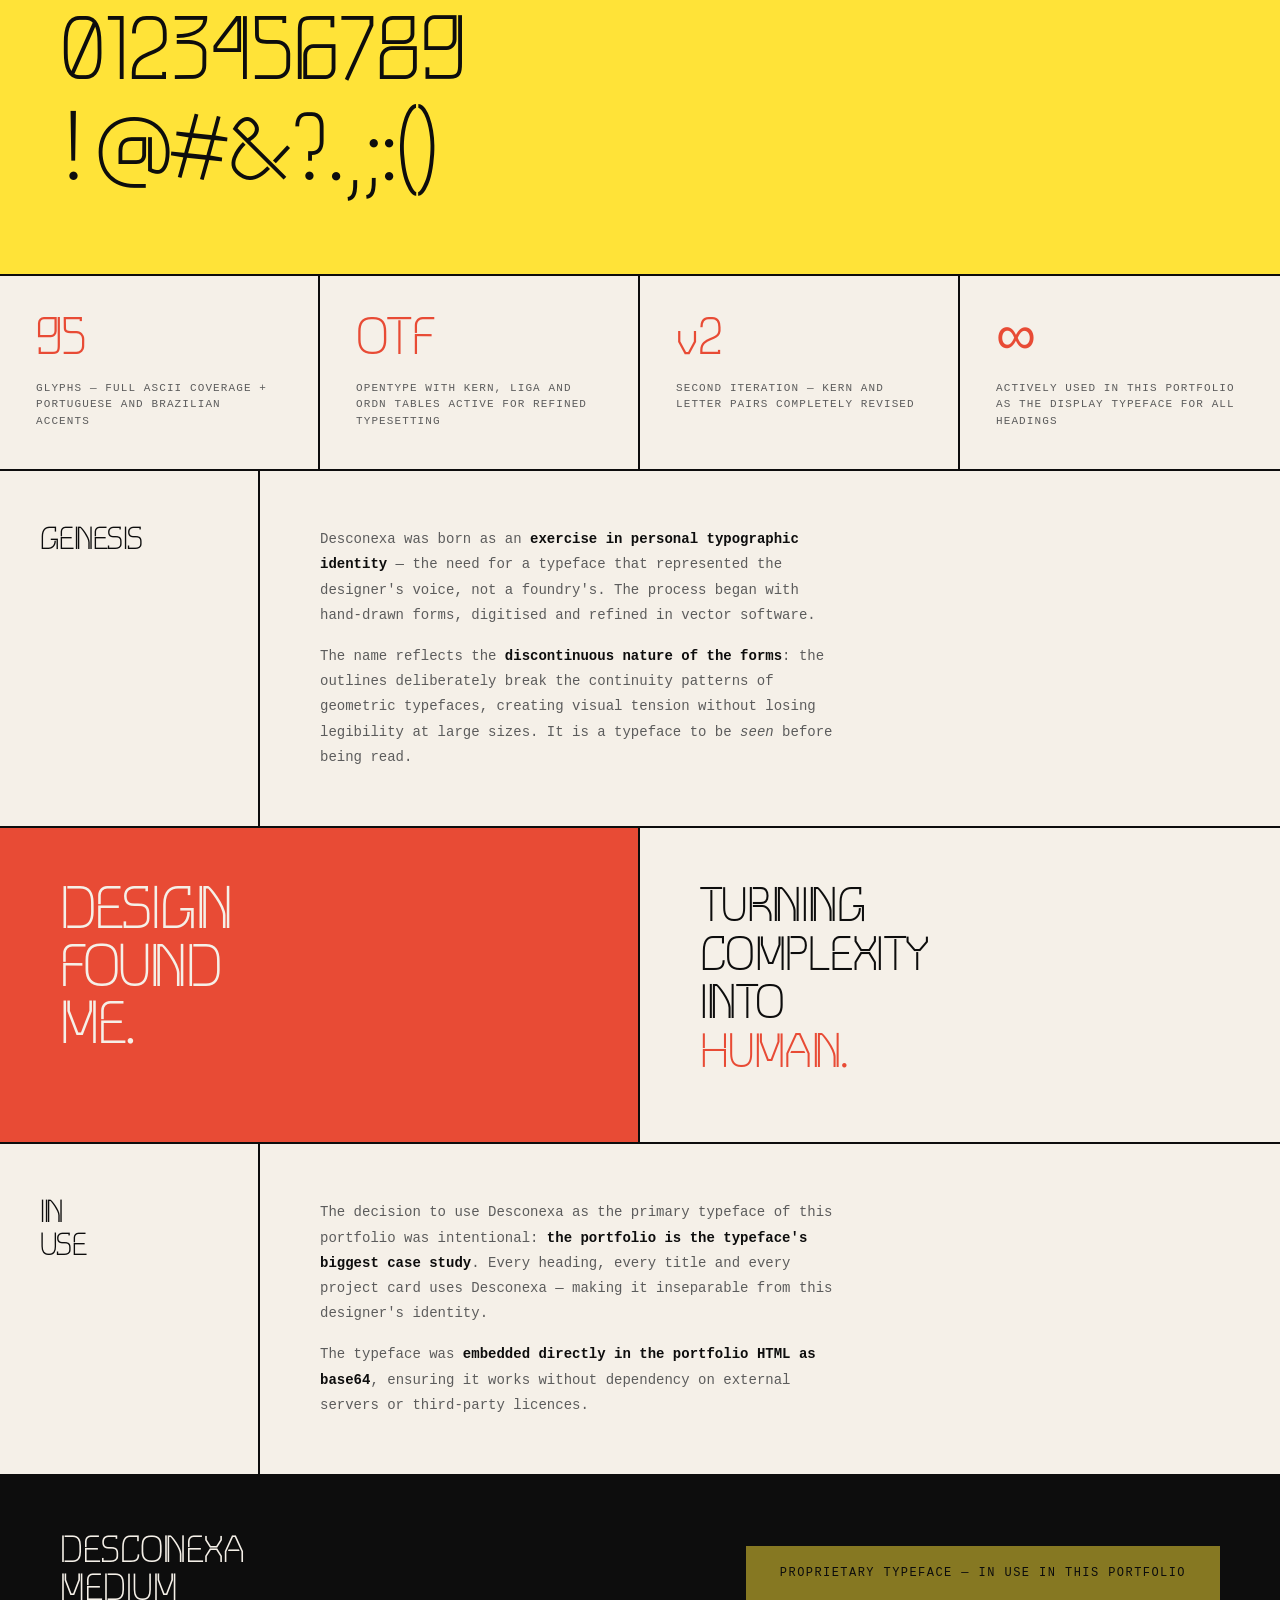
<file: desconexa.html>
<!DOCTYPE html>
<html lang="en">
<head>
<meta charset="UTF-8">
<link rel="icon" type="image/png" href="assets/ico.png">
<meta name="viewport" content="width=device-width,initial-scale=1">
<title>Desconexa — Typeface by Gabriel Mengável</title>
<style>
@font-face {
  font-family: 'Desconexa';
  src: url('[data-uri]') format('opentype');
  font-weight: normal;
  font-style: normal;
}
@import url('https://fonts.googleapis.com/css2?family=Spline+Sans+Mono:wght@300;400;500;600;700&display=swap');

:root {
  --yellow:  #FFE338;
  --coral:   #E84B35;
  --dark:    #0D0D0D;
  --warm:    #F5F0E8;
  --muted:   #5C5C5C;
  --border:  2px solid #0D0D0D;
  --fd: 'Desconexa', sans-serif;
  --fb: 'Spline Sans Mono', monospace;
}
*, *::before, *::after { margin:0; padding:0; box-sizing:border-box; }
html { scroll-behavior: smooth; }
body {
  background: var(--warm);
  color: var(--dark);
  font-family: var(--fb);
  font-size:14px;
  line-height:1.6;
  cursor: crosshair;
}
body::before {
  content:'';
  position:fixed;
  inset:0;
  background-image:
    linear-gradient(rgba(13,13,13,.04) 1px,transparent 1px),
    linear-gradient(90deg,rgba(13,13,13,.04) 1px,transparent 1px);
  background-size:40px 40px;
  pointer-events:none;
  z-index:0;
}
a { color:inherit; text-decoration:none; }

/* ── NAV ── */
nav {
  position:sticky; top:0; z-index:100;
  background:var(--yellow); border-bottom:var(--border);
  display:flex; align-items:center; justify-content:space-between;
  padding:0 48px; height:52px;
}
.nav-back {
  display:flex; align-items:center; gap:10px;
  font-size:11px; text-transform:uppercase; letter-spacing:.14em;
  transition:opacity .15s;
}
.nav-back:hover { opacity:.6; }
.nav-title {
  font-family:var(--fd); font-size:17px;
  text-transform:uppercase; letter-spacing:-.01em;
}
.nav-cat {
  font-size:10px; text-transform:uppercase;
  letter-spacing:.14em; color:var(--muted);
}
.nav-right { display:flex; align-items:center; gap:16px; }
#lang-toggle {
  background: transparent;
  border: 1px solid rgba(13,13,13,.35);
  color: var(--dark);
  font-family: var(--fb);
  font-size: 10px;
  text-transform: uppercase;
  letter-spacing: .12em;
  padding: 4px 10px;
  cursor: pointer;
  transition: background .15s;
}
#lang-toggle:hover { background: rgba(13,13,13,.08); }

/* ── HERO ── */
.hero {
  display:grid; grid-template-columns:1fr 1fr;
  border-bottom:var(--border); min-height:420px;
}
.hero-left {
  padding:72px 60px; border-right:var(--border);
  display:flex; flex-direction:column; justify-content:space-between;
}
.hero-right {
  background:var(--dark); color:var(--warm);
  padding:72px 60px;
  display:flex; flex-direction:column; justify-content:flex-end;
}
.hero-cat {
  font-size:10px; text-transform:uppercase;
  letter-spacing:.2em; color:var(--muted); margin-bottom:24px;
}
.hero-title {
  font-family:var(--fd);
  font-size:clamp(52px,7vw,96px);
  text-transform:uppercase; line-height:.88;
  letter-spacing:-.03em; margin-bottom:0;
}
.hero-title .a { color:var(--coral); }
.hero-title .o {
  -webkit-text-stroke:2px var(--dark); color:transparent;
}
.hero-sub {
  font-size:13px; line-height:1.75;
  color:var(--muted); max-width:380px; margin-top:32px;
}
.hero-meta {
  display:flex; flex-wrap:wrap; gap:24px 40px;
  margin-top:40px; padding-top:32px;
  border-top:1px solid rgba(13,13,13,.12);
}
.hero-meta-item label {
  display:block; font-size:10px;
  text-transform:uppercase; letter-spacing:.12em;
  color:var(--muted); margin-bottom:5px;
}
.hero-meta-item span { font-size:12px; font-weight:700;
  text-transform:uppercase; letter-spacing:.04em; }
.hero-quote {
  font-size:18px; line-height:1.5; font-style:italic;
  color:var(--warm); margin-bottom:32px; max-width:400px;
}
.hero-tags { display:flex; flex-wrap:wrap; gap:8px; }
.htag {
  font-size:10px; text-transform:uppercase; letter-spacing:.12em;
  border:1px solid rgba(245,240,232,.3); padding:5px 12px;
  color:rgba(245,240,232,.7);
}

/* ── PALETTE ── */
.palette { display:flex; border-bottom:var(--border); }
.swatch {
  flex:1; height:120px; border-right:var(--border);
  display:flex; align-items:flex-end; padding:12px 16px;
  font-size:10px; text-transform:uppercase; letter-spacing:.1em;
  font-family:var(--fb);
}
.swatch:last-child { border-right:none; }

/* ── SPECS ── */
.specs {
  display:grid; grid-template-columns:repeat(4,1fr);
  border-bottom:var(--border);
}
.spec { padding:40px 36px; border-right:var(--border); }
.spec:last-child { border-right:none; }
.spec-num {
  font-family:var(--fd); font-size:56px;
  line-height:1; margin-bottom:8px; color:var(--coral);
}
.spec-lbl {
  font-size:11px; text-transform:uppercase;
  letter-spacing:.1em; color:var(--muted); line-height:1.5;
}

/* ── TEXT SECTION ── */
.tsec {
  display:grid; grid-template-columns:260px 1fr;
  border-bottom:var(--border);
}
.tsec-lbl {
  padding:56px 40px; border-right:var(--border);
  font-family:var(--fd); font-size:34px;
  text-transform:uppercase; line-height:.95; letter-spacing:-.02em;
}
.tsec-body {
  padding:56px 60px; font-size:14px; line-height:1.8;
  color:var(--muted); max-width:640px;
}
.tsec-body strong { color:var(--dark); font-weight:700; }
.tsec-body p+p { margin-top:16px; }

/* ── IMAGE GRID ── */
.igrid { display:grid; border-bottom:var(--border); }
.igrid.c2 { grid-template-columns:1fr 1fr; }
.igrid.c3 { grid-template-columns:1fr 1fr 1fr; }
.igrid.c1 { grid-template-columns:1fr; }
.icell {
  border-right:var(--border); overflow:hidden;
  position:relative; background:var(--dark);
}
.icell:last-child { border-right:none; }
.icell.r16 { aspect-ratio:16/10; }
.icell.r21 { aspect-ratio:21/9; }
.icell.r1 { aspect-ratio:1; }
.icell.r9 { aspect-ratio:9/16; max-height:600px; }
.icell img {
  width:100%; height:100%; object-fit:cover;
  display:block; transition:transform .5s ease;
}
.icell:hover img { transform:scale(1.04); }
.ilbl {
  position:absolute; bottom:0; left:0; right:0;
  background:var(--yellow); border-top:var(--border);
  font-size:9px; text-transform:uppercase;
  letter-spacing:.15em; padding:6px 12px; font-family:var(--fb);
}

/* ── CTA ROW ── */
.cta-row {
  padding:60px; display:flex; align-items:center;
  justify-content:space-between;
  background:var(--dark); color:var(--warm);
}
.cta-title {
  font-family:var(--fd); font-size:40px;
  text-transform:uppercase; line-height:.95;
}
.cta-btn {
  display:inline-flex; align-items:center; gap:12px;
  background:var(--yellow); color:var(--dark);
  border:2px solid var(--yellow);
  padding:16px 32px; font-family:var(--fb);
  font-size:12px; text-transform:uppercase;
  letter-spacing:.12em; transition:background .15s,color .15s,border-color .15s;
}
.cta-btn:hover {
  background:var(--coral); border-color:var(--coral); color:var(--warm);
}
.cta-disabled {
  opacity:.5; cursor:default; pointer-events:none;
}

/* ── FULL BLEED DARK ── */
.dark-band {
  background:var(--dark); border-bottom:var(--border); padding:60px;
}
/* ── MARQUEE STRIP ── */
.mstrip {
  background:var(--coral); border-top:var(--border);
  border-bottom:var(--border); overflow:hidden;
  white-space:nowrap; padding:12px 0;
}
.mtrack {
  display:inline-block;
  animation:marquee 20s linear infinite;
  font-size:12px; text-transform:uppercase; letter-spacing:.12em;
  color:var(--warm);
}
@keyframes marquee {
  0%{transform:translateX(0)} 100%{transform:translateX(-50%)}
}
/* ── REVEAL ── */
.rev { opacity:0; transform:translateY(20px);
  transition:opacity .55s ease,transform .55s ease; }
.rev.vis { opacity:1; transform:none; }

.specimen-block { padding:60px; border-bottom:var(--border); }
.specimen-xl {
  font-family:var(--fd);
  font-size:clamp(48px,9vw,110px);
  line-height:1.02; letter-spacing:-.02em; text-transform:uppercase;
}
.specimen-lc {
  font-family:var(--fd);
  font-size:clamp(36px,6vw,72px);
  line-height:1.05; letter-spacing:-.01em;
}
.specimen-num {
  font-family:var(--fd);
  font-size:clamp(52px,8vw,96px);
  line-height:1.05;
}
</style>
<link rel="stylesheet" href="assets/case-mobile.css">
</head>
<body>
<nav>
  <a href="portfolio.html" class="nav-back" data-pt="← Portfolio" data-en="← Portfolio">← Portfolio</a>
  <span class="nav-title">Desconexa</span>
  <div class="nav-right">
    <span class="nav-cat" data-pt="Type Design · OTF" data-en="Type Design · OTF">Type Design · OTF</span>
    <button id="lang-toggle" onclick="toggleLang()" aria-label="Switch language">EN</button>
  </div>
</nav>

<div class="mstrip">
  <div class="mtrack"
    data-pt="Desconexa &nbsp;·&nbsp; Type Design &nbsp;·&nbsp; Display Typeface &nbsp;·&nbsp; OTF &nbsp;·&nbsp; v2.000 &nbsp;·&nbsp; UFES &nbsp;·&nbsp; Gabriel Mengável &nbsp;·&nbsp; Latin Extended &nbsp;·&nbsp; Medium Weight &nbsp;·&nbsp; Desconexa &nbsp;·&nbsp; Type Design &nbsp;·&nbsp; Display Typeface &nbsp;·&nbsp; OTF &nbsp;·&nbsp; v2.000 &nbsp;·&nbsp; UFES &nbsp;·&nbsp; Gabriel Mengável &nbsp;·&nbsp; Latin Extended &nbsp;·&nbsp; Medium Weight &nbsp;·&nbsp;"
    data-en="Desconexa &nbsp;·&nbsp; Type Design &nbsp;·&nbsp; Display Typeface &nbsp;·&nbsp; OTF &nbsp;·&nbsp; v2.000 &nbsp;·&nbsp; UFES &nbsp;·&nbsp; Gabriel Mengável &nbsp;·&nbsp; Latin Extended &nbsp;·&nbsp; Medium Weight &nbsp;·&nbsp; Desconexa &nbsp;·&nbsp; Type Design &nbsp;·&nbsp; Display Typeface &nbsp;·&nbsp; OTF &nbsp;·&nbsp; v2.000 &nbsp;·&nbsp; UFES &nbsp;·&nbsp; Gabriel Mengável &nbsp;·&nbsp; Latin Extended &nbsp;·&nbsp; Medium Weight &nbsp;·&nbsp;">
    Desconexa &nbsp;·&nbsp; Type Design &nbsp;·&nbsp; Display Typeface &nbsp;·&nbsp; OTF &nbsp;·&nbsp; v2.000 &nbsp;·&nbsp; UFES &nbsp;·&nbsp; Gabriel Mengável &nbsp;·&nbsp; Latin Extended &nbsp;·&nbsp; Medium Weight &nbsp;·&nbsp;
    Desconexa &nbsp;·&nbsp; Type Design &nbsp;·&nbsp; Display Typeface &nbsp;·&nbsp; OTF &nbsp;·&nbsp; v2.000 &nbsp;·&nbsp; UFES &nbsp;·&nbsp; Gabriel Mengável &nbsp;·&nbsp; Latin Extended &nbsp;·&nbsp; Medium Weight &nbsp;·&nbsp;
  </div>
</div>

<div class="hero rev">
  <div class="hero-left">
    <div>
      <div class="hero-cat" data-pt="Type Design · Typeface · 2022 · UFES" data-en="Type Design · Typeface · 2022 · UFES">Type Design · Typeface · 2022 · UFES</div>
      <h1 class="hero-title">Des<span class="a">co</span><br>nexa</h1>
      <p class="hero-sub" data-pt="Fonte display criada durante a graduação em Design na UFES. Família Medium com cobertura completa do alfabeto latino, números e pontuação. Versão 2.000. Actualmente em uso como fonte principal deste portfólio." data-en="Display typeface created during a Design degree at UFES. Medium family with full coverage of the Latin alphabet, numbers and punctuation. Version 2.000. Currently in use as the primary typeface of this portfolio.">Fonte display criada durante a graduação em Design na UFES. Família Medium com cobertura completa do alfabeto latino, números e pontuação. Versão 2.000. Actualmente em uso como fonte principal deste portfólio.</p>
    </div>
    <div class="hero-meta">
      <div class="hero-meta-item"><label data-pt="Formato" data-en="Format">Formato</label><span>OTF</span></div>
      <div class="hero-meta-item"><label data-pt="Versão" data-en="Version">Versão</label><span>2.000</span></div>
      <div class="hero-meta-item"><label>Weight</label><span>Medium</span></div>
      <div class="hero-meta-item"><label data-pt="Glifos" data-en="Glyphs">Glifos</label><span>95+</span></div>
    </div>
  </div>
  <div class="hero-right">
    <p class="hero-quote" style="font-family:var(--fd);font-size:64px;line-height:.9;font-style:normal;letter-spacing:-.02em;text-transform:uppercase;">Abc<br>123</p>
    <div class="hero-tags">
      <span class="htag">Display</span>
      <span class="htag">Latin Extended</span>
      <span class="htag">OTF</span>
      <span class="htag">Kern + Liga</span>
    </div>
  </div>
</div>

<!-- Uppercase specimen -->
<div class="specimen-block rev" style="background:var(--dark);">
  <div class="specimen-xl" style="color:var(--warm);">ABCDEFG<br>HIJKLMN<br>OPQRSTU<br>VWXYZ</div>
</div>

<!-- Lowercase specimen -->
<div class="specimen-block rev">
  <div class="specimen-lc" style="color:var(--dark);">abcdefghijklm<br>nopqrstuvwxyz</div>
</div>

<!-- Numbers and punctuation -->
<div class="specimen-block rev" style="background:var(--yellow);">
  <div class="specimen-num" style="color:var(--dark);">0123456789<br>!@#&amp;?.,;:()</div>
</div>

<div class="specs rev">
  <div class="spec">
    <div class="spec-num">95</div>
    <div class="spec-lbl" data-pt="Glifos — cobertura completa ASCII + acentos portugueses e brasileiros" data-en="Glyphs — full ASCII coverage + Portuguese and Brazilian accents">Glifos — cobertura completa ASCII + acentos portugueses e brasileiros</div>
  </div>
  <div class="spec">
    <div class="spec-num">OTF</div>
    <div class="spec-lbl" data-pt="OpenType com tabelas kern, liga e ordn activas para composição refinada" data-en="OpenType with kern, liga and ordn tables active for refined typesetting">OpenType com tabelas kern, liga e ordn activas para composição refinada</div>
  </div>
  <div class="spec">
    <div class="spec-num">v2</div>
    <div class="spec-lbl" data-pt="Segunda iteração — kern e pares de letras completamente revistos" data-en="Second iteration — kern and letter pairs completely revised">Segunda iteração — kern e pares de letras completamente revistos</div>
  </div>
  <div class="spec">
    <div class="spec-num">∞</div>
    <div class="spec-lbl" data-pt="Em uso activo neste portfólio como fonte de display em todos os títulos" data-en="Actively used in this portfolio as the display typeface for all headings">Em uso activo neste portfólio como fonte de display em todos os títulos</div>
  </div>
</div>

<div class="tsec rev">
  <div class="tsec-lbl" data-pt="Génese" data-en="Genesis">Génese</div>
  <div class="tsec-body">
    <p data-pt="A Desconexa nasceu como um <strong>exercício de identidade tipográfica própria</strong> — a necessidade de ter uma fonte que representasse a voz do designer, não a de uma foundry. O processo começou com formas à mão, digitalizadas e refinadas em software vectorial." data-en="Desconexa was born as an <strong>exercise in personal typographic identity</strong> — the need for a typeface that represented the designer's voice, not a foundry's. The process began with hand-drawn forms, digitised and refined in vector software.">A Desconexa nasceu como um <strong>exercício de identidade tipográfica própria</strong> — a necessidade de ter uma fonte que representasse a voz do designer, não a de uma foundry. O processo começou com formas à mão, digitalizadas e refinadas em software vectorial.</p>
    <p data-pt="O nome reflecte a <strong>natureza discontínua das formas</strong>: os contornos quebram deliberadamente os padrões de continuidade das fontes geométricas, criando tensão visual sem perder legibilidade em corpos grandes. É uma fonte para ser <em>vista</em> antes de ser lida." data-en="The name reflects the <strong>discontinuous nature of the forms</strong>: the outlines deliberately break the continuity patterns of geometric typefaces, creating visual tension without losing legibility at large sizes. It is a typeface to be <em>seen</em> before being read.">O nome reflecte a <strong>natureza discontínua das formas</strong>: os contornos quebram deliberadamente os padrões de continuidade das fontes geométricas, criando tensão visual sem perder legibilidade em corpos grandes. É uma fonte para ser <em>vista</em> antes de ser lida.</p>
  </div>
</div>

<!-- Usage examples 2-col -->
<div style="display:grid;grid-template-columns:1fr 1fr;border-bottom:var(--border);" class="rev">
  <div style="padding:60px;border-right:var(--border);background:var(--coral);">
    <div style="font-family:var(--fd);font-size:clamp(36px,5vw,68px);color:var(--warm);line-height:.9;text-transform:uppercase;letter-spacing:-.02em;">
      Design<br>Found<br>Me.
    </div>
  </div>
  <div style="padding:60px;">
    <div style="font-family:var(--fd);font-size:clamp(28px,4vw,52px);color:var(--dark);line-height:.95;text-transform:uppercase;letter-spacing:-.01em;">
      Turning<br>complexity<br>into<br><span style="color:var(--coral);">human.</span>
    </div>
  </div>
</div>

<div class="tsec rev">
  <div class="tsec-lbl" data-pt="Em<br>Uso" data-en="In<br>Use">Em<br>Uso</div>
  <div class="tsec-body">
    <p data-pt="A decisão de usar a Desconexa como fonte principal deste portfólio foi intencional: <strong>o portfólio é o maior case study da própria fonte</strong>. Cada título, cada heading e cada card de projecto usa a Desconexa — tornando-a inseparável da identidade deste designer." data-en="The decision to use Desconexa as the primary typeface of this portfolio was intentional: <strong>the portfolio is the typeface's biggest case study</strong>. Every heading, every title and every project card uses Desconexa — making it inseparable from this designer's identity.">A decisão de usar a Desconexa como fonte principal deste portfólio foi intencional: <strong>o portfólio é o maior case study da própria fonte</strong>. Cada título, cada heading e cada card de projecto usa a Desconexa — tornando-a inseparável da identidade deste designer.</p>
    <p data-pt="A fonte foi <strong>incorporada directamente no HTML do portfólio em formato base64</strong>, garantindo que funciona sem dependência de servidores externos ou licenças de terceiros." data-en="The typeface was <strong>embedded directly in the portfolio HTML as base64</strong>, ensuring it works without dependency on external servers or third-party licences.">A fonte foi <strong>incorporada directamente no HTML do portfólio em formato base64</strong>, garantindo que funciona sem dependência de servidores externos ou licenças de terceiros.</p>
  </div>
</div>

<div class="cta-row rev">
  <div class="cta-title">Desconexa<br>Medium</div>
  <span class="cta-btn cta-disabled" data-pt="Fonte proprietária — em uso neste portfólio" data-en="Proprietary typeface — in use in this portfolio">Fonte proprietária — em uso neste portfólio</span>
</div>

<script>
let currentLang = 'en';
function applyLang() {
  document.documentElement.lang = currentLang;
  var lt = document.getElementById('lang-toggle');
  if (lt) lt.textContent = currentLang === 'pt' ? 'EN' : 'PT';
  document.querySelectorAll('[data-pt][data-en]').forEach(el => {
    if (el.dataset[currentLang]) el.innerHTML = el.dataset[currentLang];
  });
}
function toggleLang() {
  currentLang = currentLang === 'pt' ? 'en' : 'pt';
  applyLang();
}
if (document.readyState === 'loading') {
  document.addEventListener('DOMContentLoaded', applyLang);
} else {
  applyLang();
}
const obs = new IntersectionObserver(es => es.forEach(e => {
  if(e.isIntersecting) e.target.classList.add('vis');
}), {threshold:.08});
document.querySelectorAll('.rev').forEach(el => obs.observe(el));
</script>
</body>
</html>
</file>
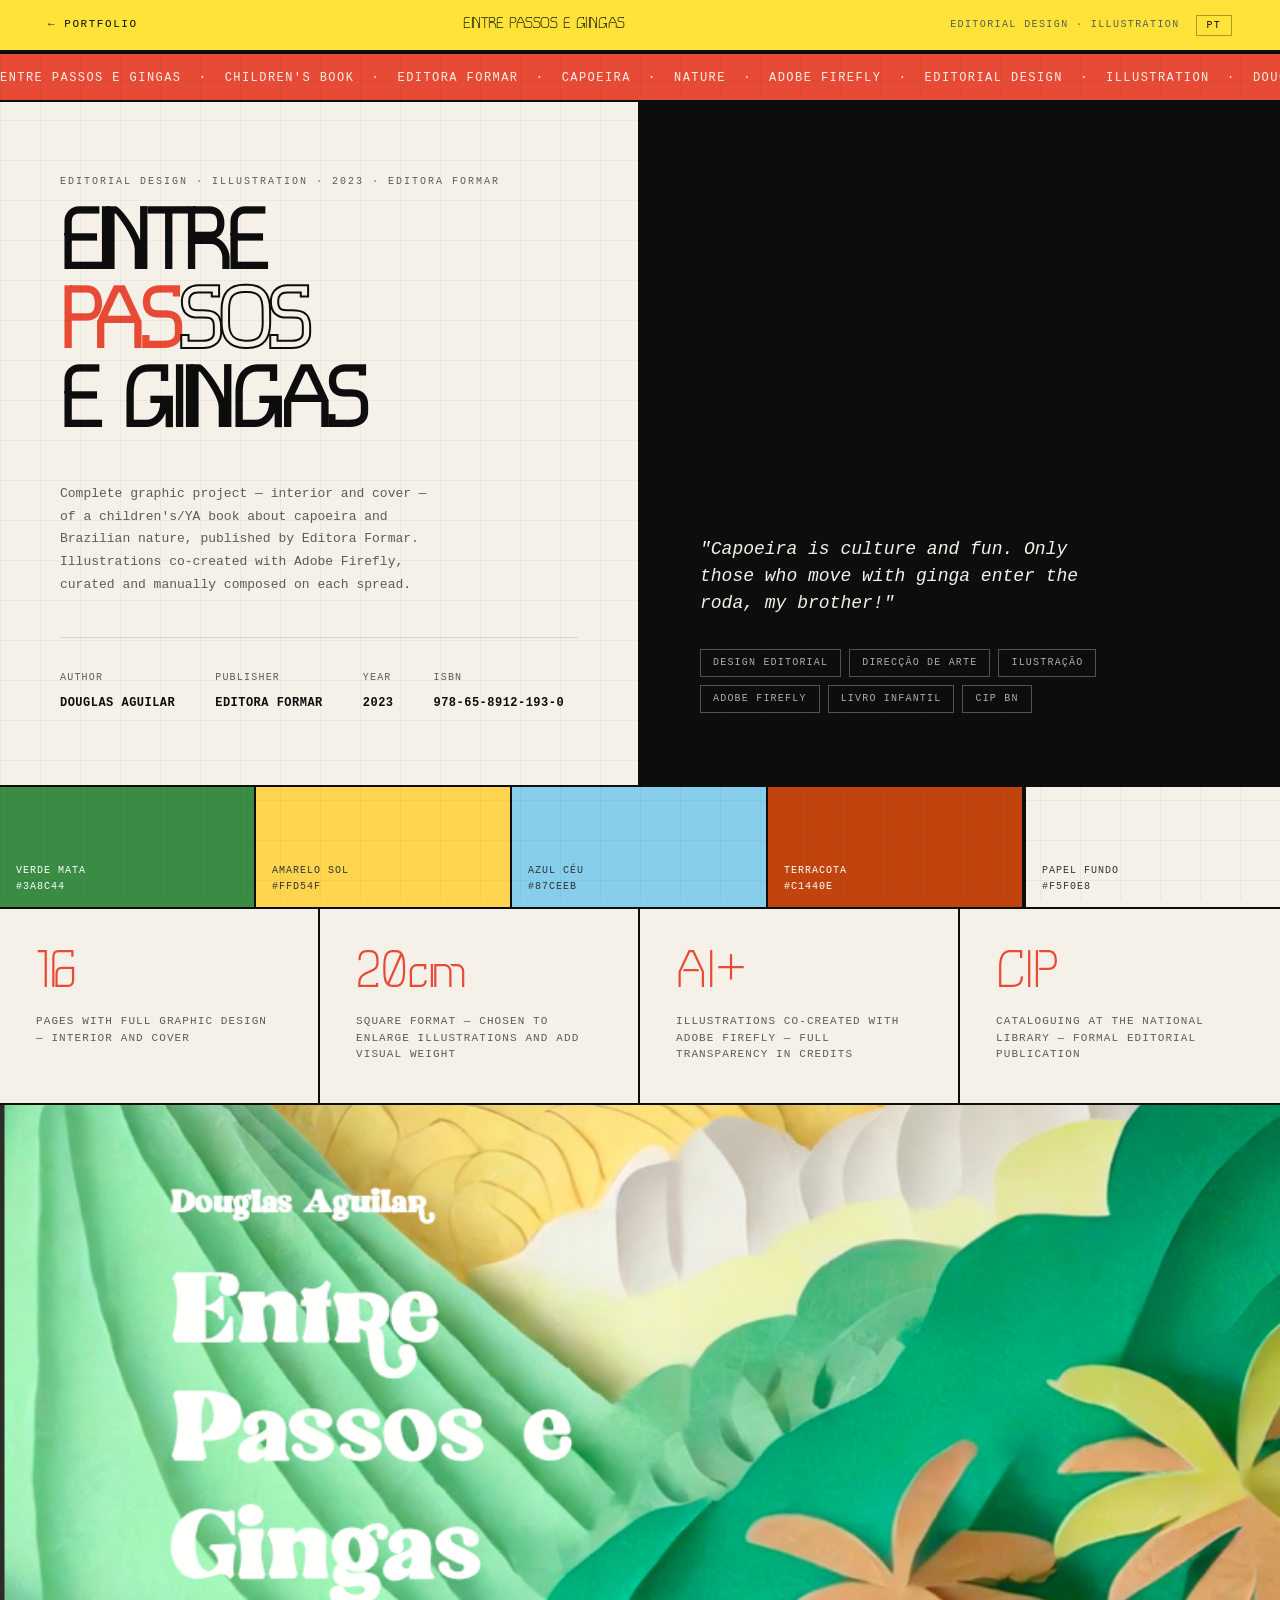
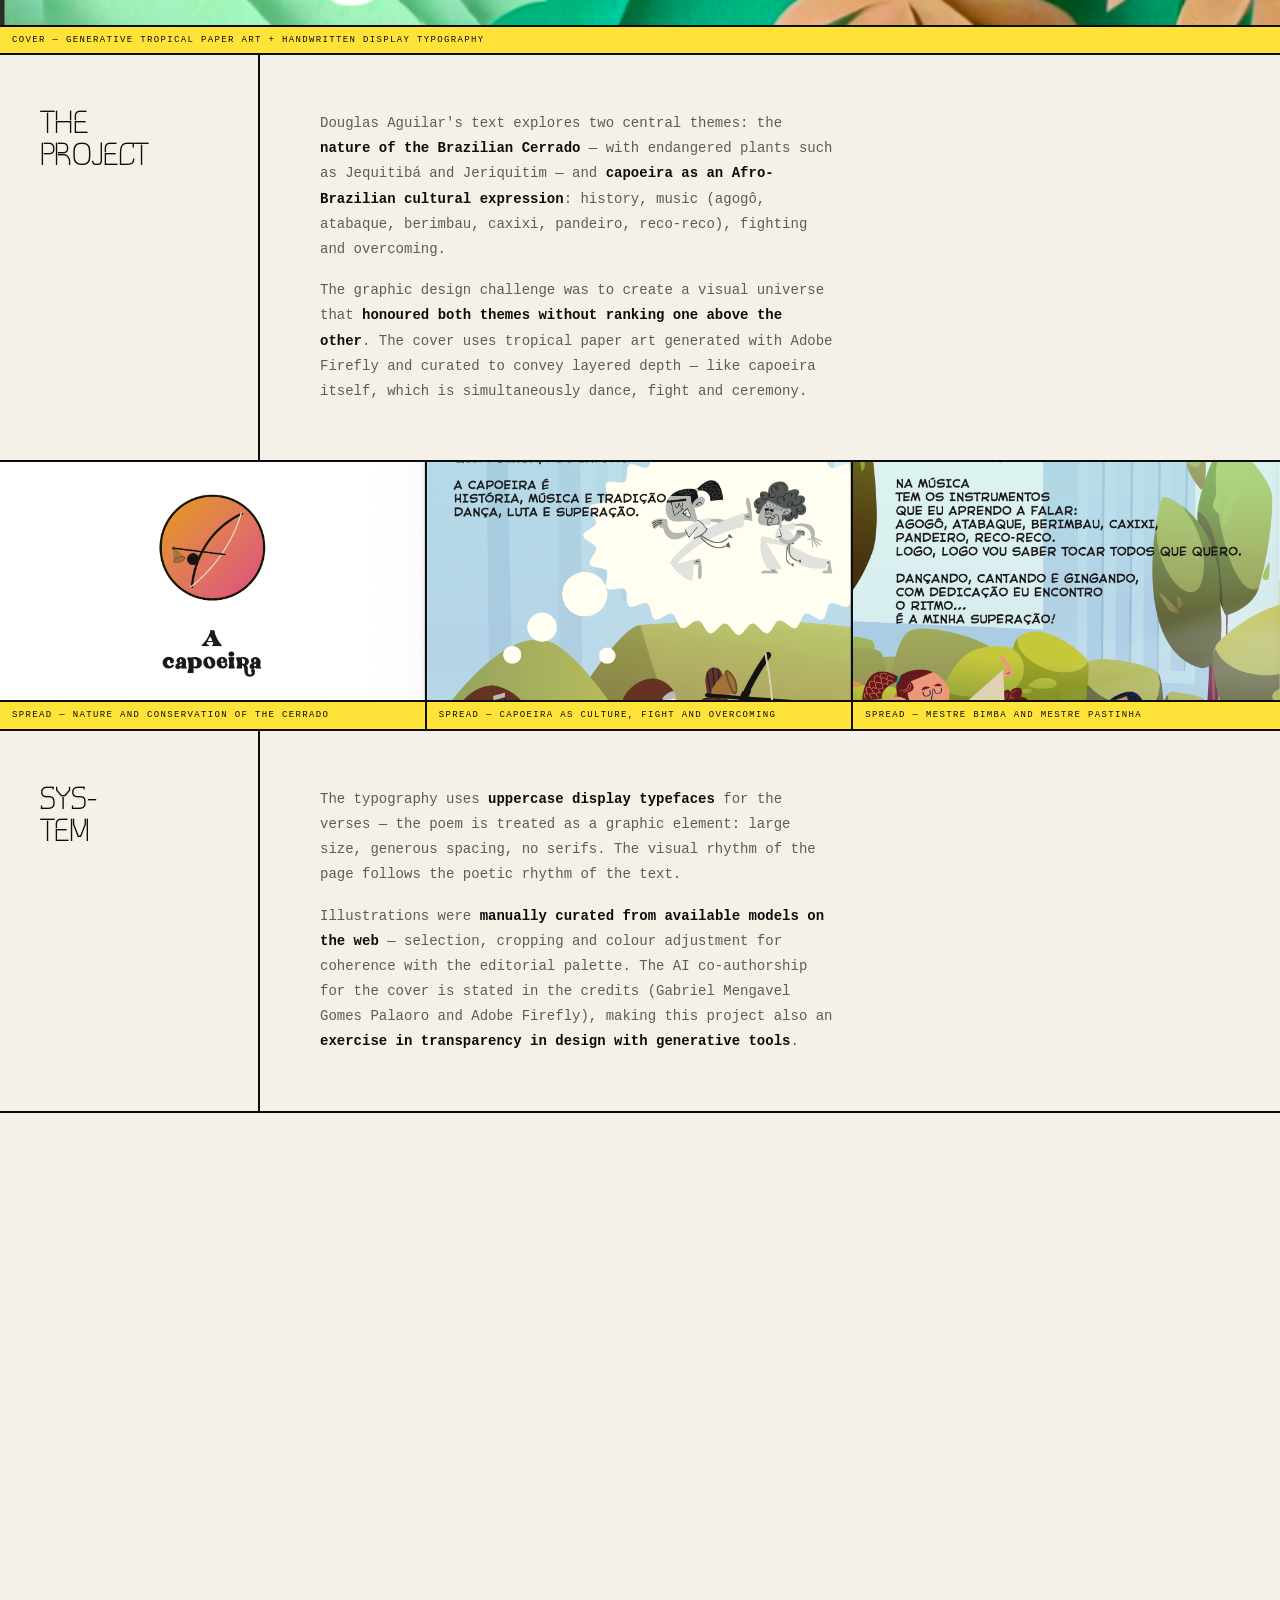
<file: entre.html>
<!DOCTYPE html>
<html lang="en">
<head>
<meta charset="UTF-8">
<link rel="icon" type="image/png" href="assets/ico.png">
<meta name="viewport" content="width=device-width,initial-scale=1">
<title>Entre Passos e Gingas — Gabriel Mengável</title>
<style>
@font-face {
  font-family: 'Desconexa';
  src: url('[data-uri]') format('opentype');
  font-weight: normal;
  font-style: normal;
}
@import url('https://fonts.googleapis.com/css2?family=Spline+Sans+Mono:wght@300;400;500;600;700&display=swap');

:root {
  --yellow:  #FFE338;
  --coral:   #E84B35;
  --dark:    #0D0D0D;
  --warm:    #F5F0E8;
  --muted:   #5C5C5C;
  --border:  2px solid #0D0D0D;
  --fd: 'Desconexa', sans-serif;
  --fb: 'Spline Sans Mono', monospace;
}
*, *::before, *::after { margin:0; padding:0; box-sizing:border-box; }
html { scroll-behavior: smooth; }
body {
  background: var(--warm);
  color: var(--dark);
  font-family: var(--fb);
  font-size:14px;
  line-height:1.6;
  cursor: crosshair;
}
body::before {
  content:'';
  position:fixed;
  inset:0;
  background-image:
    linear-gradient(rgba(13,13,13,.04) 1px,transparent 1px),
    linear-gradient(90deg,rgba(13,13,13,.04) 1px,transparent 1px);
  background-size:40px 40px;
  pointer-events:none;
  z-index:0;
}
a { color:inherit; text-decoration:none; }

/* ── NAV ── */
nav {
  position:sticky; top:0; z-index:100;
  background:var(--yellow); border-bottom:var(--border);
  display:flex; align-items:center; justify-content:space-between;
  padding:0 48px; height:52px;
}
.nav-back {
  display:flex; align-items:center; gap:10px;
  font-size:11px; text-transform:uppercase; letter-spacing:.14em;
  transition:opacity .15s;
}
.nav-back:hover { opacity:.6; }
.nav-title {
  font-family:var(--fd); font-size:17px;
  text-transform:uppercase; letter-spacing:-.01em;
}
.nav-cat {
  font-size:10px; text-transform:uppercase;
  letter-spacing:.14em; color:var(--muted);
}
.nav-right { display:flex; align-items:center; gap:16px; }
#lang-toggle {
  background: transparent;
  border: 1px solid rgba(13,13,13,.35);
  color: var(--dark);
  font-family: var(--fb);
  font-size: 10px;
  text-transform: uppercase;
  letter-spacing: .12em;
  padding: 4px 10px;
  cursor: pointer;
  transition: background .15s;
}
#lang-toggle:hover { background: rgba(13,13,13,.08); }

/* ── HERO ── */
.hero {
  display:grid; grid-template-columns:1fr 1fr;
  border-bottom:var(--border); min-height:420px;
}
.hero-left {
  padding:72px 60px; border-right:var(--border);
  display:flex; flex-direction:column; justify-content:space-between;
}
.hero-right {
  background:var(--dark); color:var(--warm);
  padding:72px 60px;
  display:flex; flex-direction:column; justify-content:flex-end;
}
.hero-cat {
  font-size:10px; text-transform:uppercase;
  letter-spacing:.2em; color:var(--muted); margin-bottom:24px;
}
.hero-title {
  font-family:var(--fd);
  font-size:clamp(52px,7vw,96px);
  text-transform:uppercase; line-height:.88;
  letter-spacing:-.03em; margin-bottom:0;
}
.hero-title .a { color:var(--coral); }
.hero-title .o {
  -webkit-text-stroke:2px var(--dark); color:transparent;
}
.hero-sub {
  font-size:13px; line-height:1.75;
  color:var(--muted); max-width:380px; margin-top:32px;
}
.hero-meta {
  display:flex; flex-wrap:wrap; gap:24px 40px;
  margin-top:40px; padding-top:32px;
  border-top:1px solid rgba(13,13,13,.12);
}
.hero-meta-item label {
  display:block; font-size:10px;
  text-transform:uppercase; letter-spacing:.12em;
  color:var(--muted); margin-bottom:5px;
}
.hero-meta-item span { font-size:12px; font-weight:700;
  text-transform:uppercase; letter-spacing:.04em; }
.hero-quote {
  font-size:18px; line-height:1.5; font-style:italic;
  color:var(--warm); margin-bottom:32px; max-width:400px;
}
.hero-tags { display:flex; flex-wrap:wrap; gap:8px; }
.htag {
  font-size:10px; text-transform:uppercase; letter-spacing:.12em;
  border:1px solid rgba(245,240,232,.3); padding:5px 12px;
  color:rgba(245,240,232,.7);
}

/* ── PALETTE ── */
.palette { display:flex; border-bottom:var(--border); }
.swatch {
  flex:1; height:120px; border-right:var(--border);
  display:flex; align-items:flex-end; padding:12px 16px;
  font-size:10px; text-transform:uppercase; letter-spacing:.1em;
  font-family:var(--fb);
}
.swatch:last-child { border-right:none; }

/* ── SPECS ── */
.specs {
  display:grid; grid-template-columns:repeat(4,1fr);
  border-bottom:var(--border);
}
.spec { padding:40px 36px; border-right:var(--border); }
.spec:last-child { border-right:none; }
.spec-num {
  font-family:var(--fd); font-size:56px;
  line-height:1; margin-bottom:8px; color:var(--coral);
}
.spec-lbl {
  font-size:11px; text-transform:uppercase;
  letter-spacing:.1em; color:var(--muted); line-height:1.5;
}

/* ── TEXT SECTION ── */
.tsec {
  display:grid; grid-template-columns:260px 1fr;
  border-bottom:var(--border);
}
.tsec-lbl {
  padding:56px 40px; border-right:var(--border);
  font-family:var(--fd); font-size:34px;
  text-transform:uppercase; line-height:.95; letter-spacing:-.02em;
}
.tsec-body {
  padding:56px 60px; font-size:14px; line-height:1.8;
  color:var(--muted); max-width:640px;
}
.tsec-body strong { color:var(--dark); font-weight:700; }
.tsec-body p+p { margin-top:16px; }

/* ── IMAGE GRID ── */
.igrid { display:grid; border-bottom:var(--border); }
.igrid.c2 { grid-template-columns:1fr 1fr; }
.igrid.c3 { grid-template-columns:1fr 1fr 1fr; }
.igrid.c1 { grid-template-columns:1fr; }
.icell {
  border-right:var(--border); overflow:hidden;
  position:relative; background:var(--dark);
}
.icell:last-child { border-right:none; }
.icell.r16 { aspect-ratio:16/10; }
.icell.r21 { aspect-ratio:21/9; }
.icell.r1 { aspect-ratio:1; }
.icell.r9 { aspect-ratio:9/16; max-height:600px; }
.icell img {
  width:100%; height:100%; object-fit:cover;
  display:block; transition:transform .5s ease;
}
.icell:hover img { transform:scale(1.04); }
.ilbl {
  position:absolute; bottom:0; left:0; right:0;
  background:var(--yellow); border-top:var(--border);
  font-size:9px; text-transform:uppercase;
  letter-spacing:.15em; padding:6px 12px; font-family:var(--fb);
}

/* ── CTA ROW ── */
.cta-row {
  padding:60px; display:flex; align-items:center;
  justify-content:space-between;
  background:var(--dark); color:var(--warm);
}
.cta-title {
  font-family:var(--fd); font-size:40px;
  text-transform:uppercase; line-height:.95;
}
.cta-btn {
  display:inline-flex; align-items:center; gap:12px;
  background:var(--yellow); color:var(--dark);
  border:2px solid var(--yellow);
  padding:16px 32px; font-family:var(--fb);
  font-size:12px; text-transform:uppercase;
  letter-spacing:.12em; transition:background .15s,color .15s,border-color .15s;
}
.cta-btn:hover {
  background:var(--coral); border-color:var(--coral); color:var(--warm);
}
.cta-disabled {
  opacity:.5; cursor:default; pointer-events:none;
}

/* ── FULL BLEED DARK ── */
.dark-band {
  background:var(--dark); border-bottom:var(--border); padding:60px;
}
/* ── MARQUEE STRIP ── */
.mstrip {
  background:var(--coral); border-top:var(--border);
  border-bottom:var(--border); overflow:hidden;
  white-space:nowrap; padding:12px 0;
}
.mtrack {
  display:inline-block;
  animation:marquee 20s linear infinite;
  font-size:12px; text-transform:uppercase; letter-spacing:.12em;
  color:var(--warm);
}
@keyframes marquee {
  0%{transform:translateX(0)} 100%{transform:translateX(-50%)}
}
/* ── REVEAL ── */
.rev { opacity:0; transform:translateY(20px);
  transition:opacity .55s ease,transform .55s ease; }
.rev.vis { opacity:1; transform:none; }
</style>
<link rel="stylesheet" href="assets/case-mobile.css">
</head>
<body>
<nav>
  <a href="portfolio.html" class="nav-back" data-pt="← Portfolio" data-en="← Portfolio">← Portfolio</a>
  <span class="nav-title">Entre Passos e Gingas</span>
  <div class="nav-right">
    <span class="nav-cat" data-pt="Design Editorial · Ilustração" data-en="Editorial Design · Illustration">Design Editorial · Ilustração</span>
    <button id="lang-toggle" onclick="toggleLang()" aria-label="Switch language">EN</button>
  </div>
</nav>

<div class="mstrip">
  <div class="mtrack"
    data-pt="Entre Passos e Gingas &nbsp;·&nbsp; Livro Infantil &nbsp;·&nbsp; Editora Formar &nbsp;·&nbsp; Capoeira &nbsp;·&nbsp; Natureza &nbsp;·&nbsp; Adobe Firefly &nbsp;·&nbsp; Design Editorial &nbsp;·&nbsp; Ilustração &nbsp;·&nbsp; Douglas Aguilar &nbsp;·&nbsp; Entre Passos e Gingas &nbsp;·&nbsp; Livro Infantil &nbsp;·&nbsp; Editora Formar &nbsp;·&nbsp; Capoeira &nbsp;·&nbsp; Natureza &nbsp;·&nbsp; Adobe Firefly &nbsp;·&nbsp; Design Editorial &nbsp;·&nbsp; Ilustração &nbsp;·&nbsp; Douglas Aguilar &nbsp;·&nbsp;"
    data-en="Entre Passos e Gingas &nbsp;·&nbsp; Children's Book &nbsp;·&nbsp; Editora Formar &nbsp;·&nbsp; Capoeira &nbsp;·&nbsp; Nature &nbsp;·&nbsp; Adobe Firefly &nbsp;·&nbsp; Editorial Design &nbsp;·&nbsp; Illustration &nbsp;·&nbsp; Douglas Aguilar &nbsp;·&nbsp; Entre Passos e Gingas &nbsp;·&nbsp; Children's Book &nbsp;·&nbsp; Editora Formar &nbsp;·&nbsp; Capoeira &nbsp;·&nbsp; Nature &nbsp;·&nbsp; Adobe Firefly &nbsp;·&nbsp; Editorial Design &nbsp;·&nbsp; Illustration &nbsp;·&nbsp; Douglas Aguilar &nbsp;·&nbsp;">
    Entre Passos e Gingas &nbsp;·&nbsp; Livro Infantil &nbsp;·&nbsp; Editora Formar &nbsp;·&nbsp; Capoeira &nbsp;·&nbsp; Natureza &nbsp;·&nbsp; Adobe Firefly &nbsp;·&nbsp; Design Editorial &nbsp;·&nbsp; Ilustração &nbsp;·&nbsp; Douglas Aguilar &nbsp;·&nbsp;
    Entre Passos e Gingas &nbsp;·&nbsp; Livro Infantil &nbsp;·&nbsp; Editora Formar &nbsp;·&nbsp; Capoeira &nbsp;·&nbsp; Natureza &nbsp;·&nbsp; Adobe Firefly &nbsp;·&nbsp; Design Editorial &nbsp;·&nbsp; Ilustração &nbsp;·&nbsp; Douglas Aguilar &nbsp;·&nbsp;
  </div>
</div>

<div class="hero rev">
  <div class="hero-left">
    <div>
      <div class="hero-cat" data-pt="Design Editorial · Ilustração · 2023 · Editora Formar" data-en="Editorial Design · Illustration · 2023 · Editora Formar">Design Editorial · Ilustração · 2023 · Editora Formar</div>
      <h1 class="hero-title">Entre<br><span class="a">Pas</span><span class="o">sos</span><br>e Gingas</h1>
      <p class="hero-sub" data-pt="Projecto gráfico completo — miolo e capa — de um livro infantojuvenil sobre capoeira e natureza brasileira, publicado pela Editora Formar. Ilustrações em co-criação com Adobe Firefly, curadas e compostas manualmente em cada spread." data-en="Complete graphic project — interior and cover — of a children's/YA book about capoeira and Brazilian nature, published by Editora Formar. Illustrations co-created with Adobe Firefly, curated and manually composed on each spread.">Projecto gráfico completo — miolo e capa — de um livro infantojuvenil sobre capoeira e natureza brasileira, publicado pela Editora Formar. Ilustrações em co-criação com Adobe Firefly, curadas e compostas manualmente em cada spread.</p>
    </div>
    <div class="hero-meta">
      <div class="hero-meta-item"><label data-pt="Autor" data-en="Author">Autor</label><span>Douglas Aguilar</span></div>
      <div class="hero-meta-item"><label data-pt="Editora" data-en="Publisher">Editora</label><span>Editora Formar</span></div>
      <div class="hero-meta-item"><label data-pt="Ano" data-en="Year">Ano</label><span>2023</span></div>
      <div class="hero-meta-item"><label>ISBN</label><span>978-65-8912-193-0</span></div>
    </div>
  </div>
  <div class="hero-right">
    <p class="hero-quote" data-pt='"A capoeira é sim cultura e diversão. Só entra na roda quem ginga, meu irmão!"' data-en='"Capoeira is culture and fun. Only those who move with ginga enter the roda, my brother!"'>"A capoeira é sim cultura e diversão. Só entra na roda quem ginga, meu irmão!"</p>
    <div class="hero-tags">
      <span class="htag">Design Editorial</span><span class="htag">Direcção de Arte</span>
      <span class="htag">Ilustração</span><span class="htag">Adobe Firefly</span>
      <span class="htag">Livro Infantil</span><span class="htag">CIP BN</span>
    </div>
  </div>
</div>

<div class="palette rev">
  <div class="swatch" style="background:#3A8C44;color:#fff;">Verde Mata<br>#3A8C44</div>
  <div class="swatch" style="background:#FFD54F;color:#333;">Amarelo Sol<br>#FFD54F</div>
  <div class="swatch" style="background:#87CEEB;color:#333;">Azul Céu<br>#87CEEB</div>
  <div class="swatch" style="background:#C1440E;color:#fff;">Terracota<br>#C1440E</div>
  <div class="swatch" style="background:#F5F0E8;color:#333;border-left:2px solid #0D0D0D;">Papel Fundo<br>#F5F0E8</div>
</div>

<div class="specs rev">
  <div class="spec"><div class="spec-num">16</div>
    <div class="spec-lbl" data-pt="Páginas com projecto gráfico integral — miolo e capa" data-en="Pages with full graphic design — interior and cover">Páginas com projecto gráfico integral — miolo e capa</div></div>
  <div class="spec"><div class="spec-num">20cm</div>
    <div class="spec-lbl" data-pt="Formato quadrado — escolhido para ampliar as ilustrações e dar peso visual" data-en="Square format — chosen to enlarge illustrations and add visual weight">Formato quadrado — escolhido para ampliar as ilustrações e dar peso visual</div></div>
  <div class="spec"><div class="spec-num">AI+</div>
    <div class="spec-lbl" data-pt="Ilustrações em co-criação com Adobe Firefly — transparência total nos créditos" data-en="Illustrations co-created with Adobe Firefly — full transparency in credits">Ilustrações em co-criação com Adobe Firefly — transparência total nos créditos</div></div>
  <div class="spec"><div class="spec-num">CIP</div>
    <div class="spec-lbl" data-pt="Catalogação na Biblioteca Nacional — publicação editorial formal" data-en="Cataloguing at the National Library — formal editorial publication">Catalogação na Biblioteca Nacional — publicação editorial formal</div></div>
</div>

<div class="igrid c1 rev">
  <div class="icell r21">
    <img src="assets/entre_capa.png" alt="Capa">
    <div class="ilbl" data-pt="Capa — paper art tropical generativo + tipografia display manuscrita" data-en="Cover — generative tropical paper art + handwritten display typography">Capa — paper art tropical generativo + tipografia display manuscrita</div>
  </div>
</div>

<div class="tsec rev">
  <div class="tsec-lbl" data-pt="O<br>Projecto" data-en="The<br>Project">O<br>Projecto</div>
  <div class="tsec-body">
    <p data-pt="O texto de Douglas Aguilar percorre dois temas centrais: a <strong>natureza do Cerrado brasileiro</strong> — com plantas em extinção como o Jequitibá e Jeriquitim — e a <strong>capoeira como expressão cultural afro-brasileira</strong>: história, música (agogô, atabaque, berimbau, caxixi, pandeiro, reco-reco), luta e superação." data-en="Douglas Aguilar's text explores two central themes: the <strong>nature of the Brazilian Cerrado</strong> — with endangered plants such as Jequitibá and Jeriquitim — and <strong>capoeira as an Afro-Brazilian cultural expression</strong>: history, music (agogô, atabaque, berimbau, caxixi, pandeiro, reco-reco), fighting and overcoming.">O texto de Douglas Aguilar percorre dois temas centrais: a <strong>natureza do Cerrado brasileiro</strong> — com plantas em extinção como o Jequitibá e Jeriquitim — e a <strong>capoeira como expressão cultural afro-brasileira</strong>: história, música (agogô, atabaque, berimbau, caxixi, pandeiro, reco-reco), luta e superação.</p>
    <p data-pt="O desafio do projecto gráfico foi criar um universo visual que <strong>honrasse ambos os temas sem os hierarquizar</strong>. A capa usa paper art tropical gerada com Adobe Firefly e curada para transmitir profundidade em camadas — como a própria capoeira, que é simultaneamente dança, luta e cerimónia." data-en="The graphic design challenge was to create a visual universe that <strong>honoured both themes without ranking one above the other</strong>. The cover uses tropical paper art generated with Adobe Firefly and curated to convey layered depth — like capoeira itself, which is simultaneously dance, fight and ceremony.">O desafio do projecto gráfico foi criar um universo visual que <strong>honrasse ambos os temas sem os hierarquizar</strong>. A capa usa paper art tropical gerada com Adobe Firefly e curada para transmitir profundidade em camadas — como a própria capoeira, que é simultaneamente dança, luta e cerimónia.</p>
  </div>
</div>

<div class="igrid c3 rev">
  <div class="icell r16">
    <img src="assets/entre_spread1.png" alt="Spread natureza">
    <div class="ilbl" data-pt="Spread — natureza e preservação do Cerrado" data-en="Spread — nature and conservation of the Cerrado">Spread — natureza e preservação do Cerrado</div>
  </div>
  <div class="icell r16">
    <img src="assets/entre_spread2.png" alt="Spread capoeira">
    <div class="ilbl" data-pt="Spread — capoeira como cultura, luta e superação" data-en="Spread — capoeira as culture, fight and overcoming">Spread — capoeira como cultura, luta e superação</div>
  </div>
  <div class="icell r16">
    <img src="assets/entre_spread3.png" alt="Spread mestres">
    <div class="ilbl" data-pt="Spread — Mestre Bimba e Mestre Pastinha" data-en="Spread — Mestre Bimba and Mestre Pastinha">Spread — Mestre Bimba e Mestre Pastinha</div>
  </div>
</div>

<div class="tsec rev">
  <div class="tsec-lbl" data-pt="Siste-<br>ma" data-en="Sys-<br>tem">Siste-<br>ma</div>
  <div class="tsec-body">
    <p data-pt="A tipografia usa <strong>fontes display em caixa alta</strong> para os versos — o poema é tratado como elemento gráfico: tamanho grande, espaçamento generoso, sem serifa. O ritmo visual da página segue o ritmo poético do texto." data-en="The typography uses <strong>uppercase display typefaces</strong> for the verses — the poem is treated as a graphic element: large size, generous spacing, no serifs. The visual rhythm of the page follows the poetic rhythm of the text.">A tipografia usa <strong>fontes display em caixa alta</strong> para os versos — o poema é tratado como elemento gráfico: tamanho grande, espaçamento generoso, sem serifa. O ritmo visual da página segue o ritmo poético do texto.</p>
    <p data-pt="As ilustrações foram <strong>criadas manualmente apartir de modelos disponiveis na web</strong> — selecção, recorte e ajuste cromático para coerência com a paleta editorial. A co-autoria com IA  para capa está explicitada nos créditos (Gabriel Mengavel Gomes Palaoro e Adobe Firefly), tornando este projecto também um <strong>exercício de transparência em design com ferramentas generativas</strong>." data-en="Illustrations were <strong>manually curated from available models on the web</strong> — selection, cropping and colour adjustment for coherence with the editorial palette. The AI co-authorship for the cover is stated in the credits (Gabriel Mengavel Gomes Palaoro and Adobe Firefly), making this project also an <strong>exercise in transparency in design with generative tools</strong>.">As ilustrações foram <strong>criadas manualmente apartir de modelos disponiveis na web</strong> — selecção, recorte e ajuste cromático para coerência com a paleta editorial. A co-autoria com IA  para capa está explicitada nos créditos (Gabriel Mengavel Gomes Palaoro e Adobe Firefly), tornando este projecto também um <strong>exercício de transparência em design com ferramentas generativas</strong>.</p>
  </div>
</div>

<div class="dark-band rev" style="border-bottom:var(--border);">
  <div style="font-family:var(--fd);font-size:clamp(40px,6vw,80px);color:var(--warm);line-height:.9;text-transform:uppercase;letter-spacing:-.02em;margin-bottom:24px;">
    "O lixo no lugar do lixo,<br>
    <span style="color:var(--yellow);">o bicho no lugar do bicho,</span><br>
    e todos em seu lugar."
  </div>
  <p style="font-size:11px;color:rgba(245,240,232,.4);text-transform:uppercase;letter-spacing:.12em;">— Douglas Aguilar, Entre Passos e Gingas, 2023</p>
</div>

<div class="cta-row rev">
  <div class="cta-title">Entre<br>Passos<br>e Gingas</div>
  <a href="https://bieldodesign.github.io/portifolio/images/Entre%20Passos%20e%20Gingas%20-%20Miolo.pdf" target="_blank" class="cta-btn" data-pt="Ver miolo completo ↗" data-en="View full interior ↗">Ver miolo completo ↗</a>
</div>
<script>
let currentLang = 'en';
function applyLang() {
  document.documentElement.lang = currentLang;
  var lt = document.getElementById('lang-toggle');
  if (lt) lt.textContent = currentLang === 'pt' ? 'EN' : 'PT';
  document.querySelectorAll('[data-pt][data-en]').forEach(el => {
    if (el.dataset[currentLang]) el.innerHTML = el.dataset[currentLang];
  });
}
function toggleLang() {
  currentLang = currentLang === 'pt' ? 'en' : 'pt';
  applyLang();
}
if (document.readyState === 'loading') {
  document.addEventListener('DOMContentLoaded', applyLang);
} else {
  applyLang();
}
const obs = new IntersectionObserver(es => es.forEach(e => {
  if(e.isIntersecting) e.target.classList.add('vis');
}), {threshold:.08});
document.querySelectorAll('.rev').forEach(el => obs.observe(el));
</script>
</body></html>
</file>
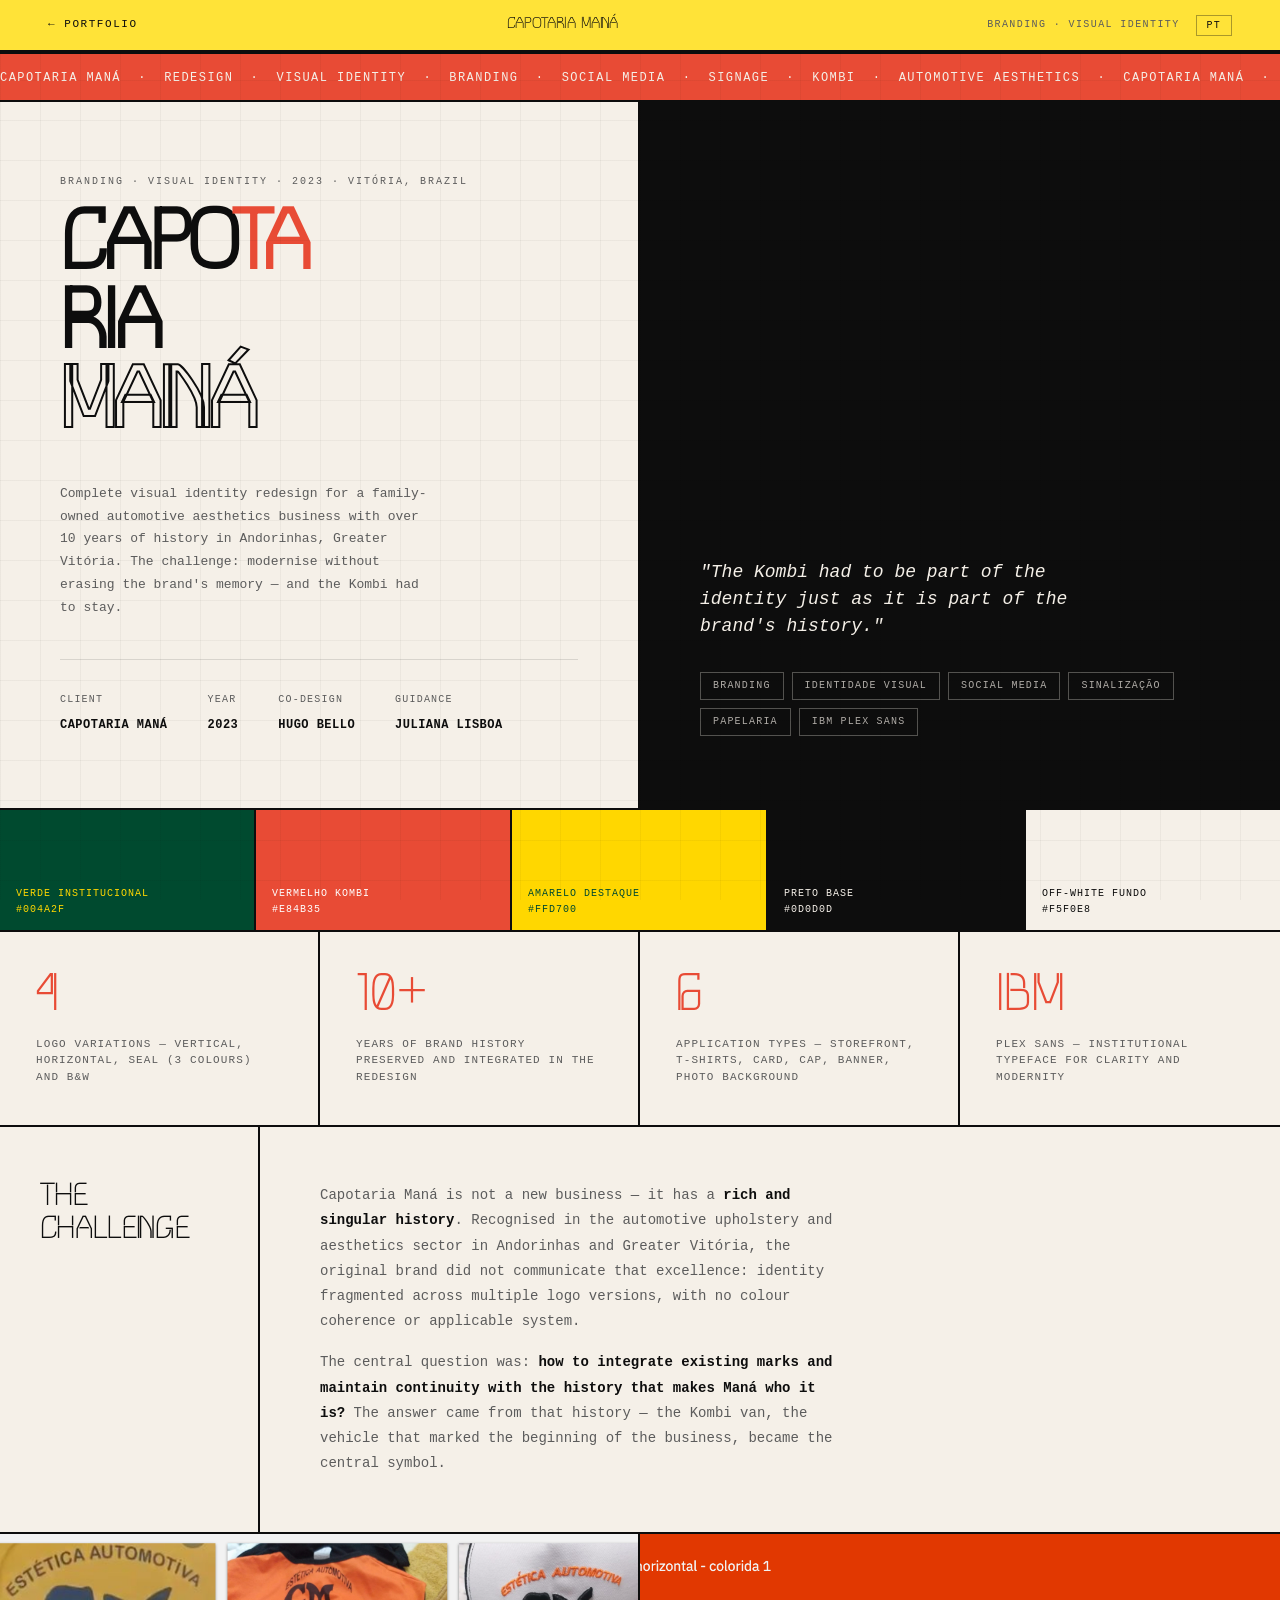
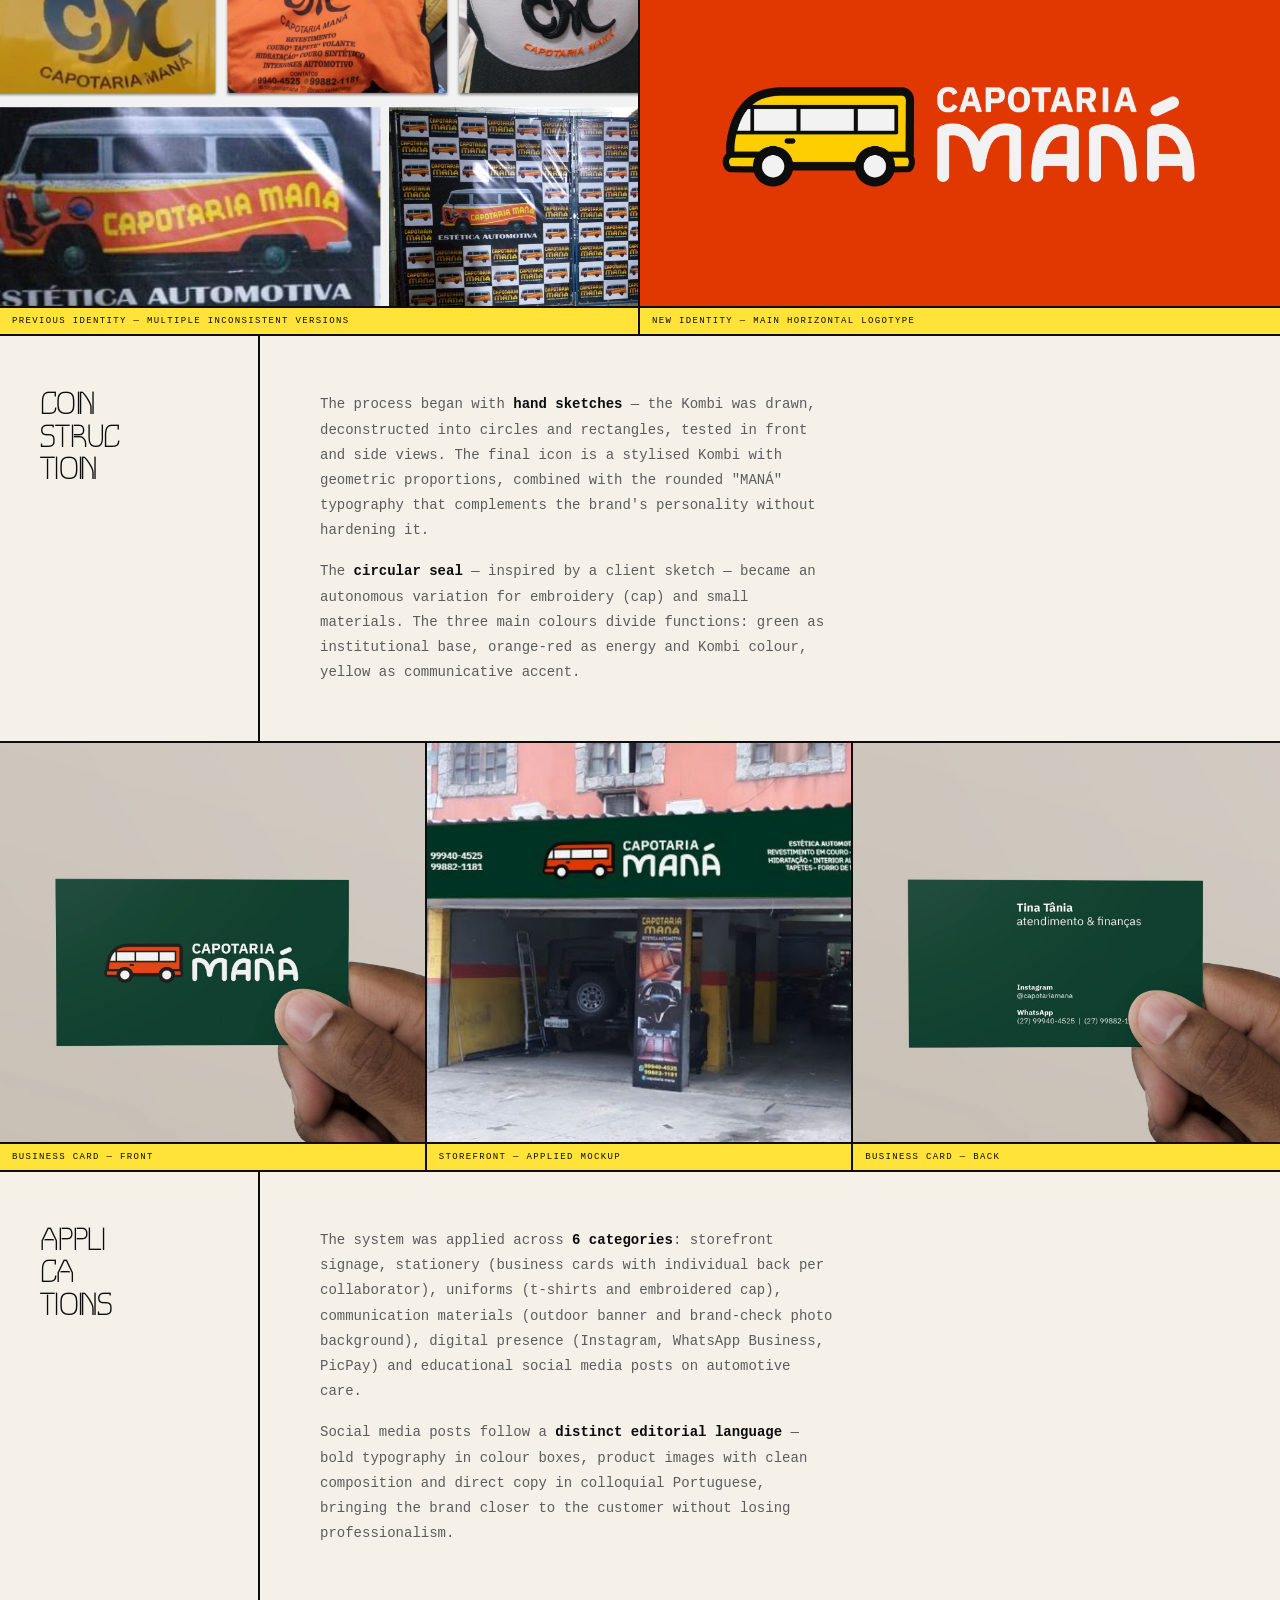
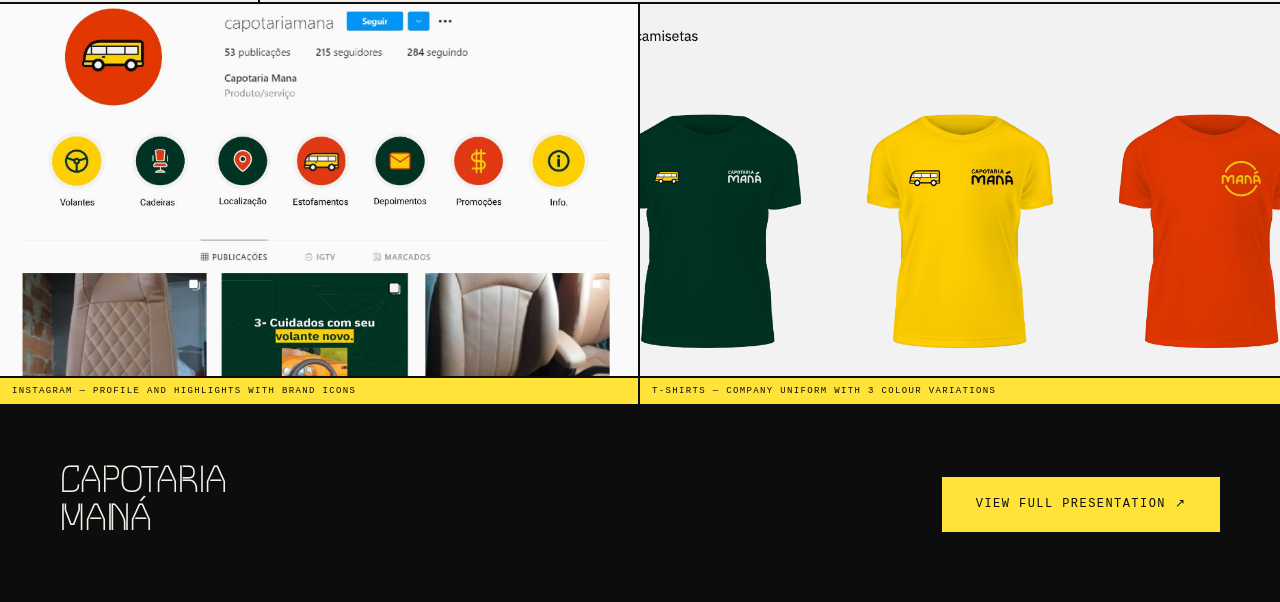
<file: mana.html>
<!DOCTYPE html>
<html lang="en">
<head>
<meta charset="UTF-8">
<link rel="icon" type="image/png" href="assets/ico.png">
<meta name="viewport" content="width=device-width,initial-scale=1">
<title>Capotaria Maná — Gabriel Mengável</title>
<style>
@font-face {
  font-family: 'Desconexa';
  src: url('[data-uri]') format('opentype');
  font-weight: normal;
  font-style: normal;
}
@import url('https://fonts.googleapis.com/css2?family=Spline+Sans+Mono:wght@300;400;500;600;700&display=swap');

:root {
  --yellow:  #FFE338;
  --coral:   #E84B35;
  --dark:    #0D0D0D;
  --warm:    #F5F0E8;
  --muted:   #5C5C5C;
  --border:  2px solid #0D0D0D;
  --fd: 'Desconexa', sans-serif;
  --fb: 'Spline Sans Mono', monospace;
}
*, *::before, *::after { margin:0; padding:0; box-sizing:border-box; }
html { scroll-behavior: smooth; }
body {
  background: var(--warm);
  color: var(--dark);
  font-family: var(--fb);
  font-size:14px;
  line-height:1.6;
  cursor: crosshair;
}
body::before {
  content:'';
  position:fixed;
  inset:0;
  background-image:
    linear-gradient(rgba(13,13,13,.04) 1px,transparent 1px),
    linear-gradient(90deg,rgba(13,13,13,.04) 1px,transparent 1px);
  background-size:40px 40px;
  pointer-events:none;
  z-index:0;
}
a { color:inherit; text-decoration:none; }

/* ── NAV ── */
nav {
  position:sticky; top:0; z-index:100;
  background:var(--yellow); border-bottom:var(--border);
  display:flex; align-items:center; justify-content:space-between;
  padding:0 48px; height:52px;
}
.nav-back {
  display:flex; align-items:center; gap:10px;
  font-size:11px; text-transform:uppercase; letter-spacing:.14em;
  transition:opacity .15s;
}
.nav-back:hover { opacity:.6; }
.nav-title {
  font-family:var(--fd); font-size:17px;
  text-transform:uppercase; letter-spacing:-.01em;
}
.nav-cat {
  font-size:10px; text-transform:uppercase;
  letter-spacing:.14em; color:var(--muted);
}
.nav-right { display:flex; align-items:center; gap:16px; }
#lang-toggle {
  background: transparent;
  border: 1px solid rgba(13,13,13,.35);
  color: var(--dark);
  font-family: var(--fb);
  font-size: 10px;
  text-transform: uppercase;
  letter-spacing: .12em;
  padding: 4px 10px;
  cursor: pointer;
  transition: background .15s;
}
#lang-toggle:hover { background: rgba(13,13,13,.08); }

/* ── HERO ── */
.hero {
  display:grid; grid-template-columns:1fr 1fr;
  border-bottom:var(--border); min-height:420px;
}
.hero-left {
  padding:72px 60px; border-right:var(--border);
  display:flex; flex-direction:column; justify-content:space-between;
}
.hero-right {
  background:var(--dark); color:var(--warm);
  padding:72px 60px;
  display:flex; flex-direction:column; justify-content:flex-end;
}
.hero-cat {
  font-size:10px; text-transform:uppercase;
  letter-spacing:.2em; color:var(--muted); margin-bottom:24px;
}
.hero-title {
  font-family:var(--fd);
  font-size:clamp(52px,7vw,96px);
  text-transform:uppercase; line-height:.88;
  letter-spacing:-.03em; margin-bottom:0;
}
.hero-title .a { color:var(--coral); }
.hero-title .o {
  -webkit-text-stroke:2px var(--dark); color:transparent;
}
.hero-sub {
  font-size:13px; line-height:1.75;
  color:var(--muted); max-width:380px; margin-top:32px;
}
.hero-meta {
  display:flex; flex-wrap:wrap; gap:24px 40px;
  margin-top:40px; padding-top:32px;
  border-top:1px solid rgba(13,13,13,.12);
}
.hero-meta-item label {
  display:block; font-size:10px;
  text-transform:uppercase; letter-spacing:.12em;
  color:var(--muted); margin-bottom:5px;
}
.hero-meta-item span { font-size:12px; font-weight:700;
  text-transform:uppercase; letter-spacing:.04em; }
.hero-quote {
  font-size:18px; line-height:1.5; font-style:italic;
  color:var(--warm); margin-bottom:32px; max-width:400px;
}
.hero-tags { display:flex; flex-wrap:wrap; gap:8px; }
.htag {
  font-size:10px; text-transform:uppercase; letter-spacing:.12em;
  border:1px solid rgba(245,240,232,.3); padding:5px 12px;
  color:rgba(245,240,232,.7);
}

/* ── PALETTE ── */
.palette { display:flex; border-bottom:var(--border); }
.swatch {
  flex:1; height:120px; border-right:var(--border);
  display:flex; align-items:flex-end; padding:12px 16px;
  font-size:10px; text-transform:uppercase; letter-spacing:.1em;
  font-family:var(--fb);
}
.swatch:last-child { border-right:none; }

/* ── SPECS ── */
.specs {
  display:grid; grid-template-columns:repeat(4,1fr);
  border-bottom:var(--border);
}
.spec { padding:40px 36px; border-right:var(--border); }
.spec:last-child { border-right:none; }
.spec-num {
  font-family:var(--fd); font-size:56px;
  line-height:1; margin-bottom:8px; color:var(--coral);
}
.spec-lbl {
  font-size:11px; text-transform:uppercase;
  letter-spacing:.1em; color:var(--muted); line-height:1.5;
}

/* ── TEXT SECTION ── */
.tsec {
  display:grid; grid-template-columns:260px 1fr;
  border-bottom:var(--border);
}
.tsec-lbl {
  padding:56px 40px; border-right:var(--border);
  font-family:var(--fd); font-size:34px;
  text-transform:uppercase; line-height:.95; letter-spacing:-.02em;
}
.tsec-body {
  padding:56px 60px; font-size:14px; line-height:1.8;
  color:var(--muted); max-width:640px;
}
.tsec-body strong { color:var(--dark); font-weight:700; }
.tsec-body p+p { margin-top:16px; }

/* ── IMAGE GRID ── */
.igrid { display:grid; border-bottom:var(--border); }
.igrid.c2 { grid-template-columns:1fr 1fr; }
.igrid.c3 { grid-template-columns:1fr 1fr 1fr; }
.igrid.c1 { grid-template-columns:1fr; }
.icell {
  border-right:var(--border); overflow:hidden;
  position:relative; background:var(--dark);
}
.icell:last-child { border-right:none; }
.icell.r16 { aspect-ratio:16/10; }
.icell.r21 { aspect-ratio:21/9; }
.icell.r1 { aspect-ratio:1; }
.icell.r9 { aspect-ratio:9/16; max-height:600px; }
.icell img {
  width:100%; height:100%; object-fit:cover;
  display:block; transition:transform .5s ease;
}
.icell:hover img { transform:scale(1.04); }
.ilbl {
  position:absolute; bottom:0; left:0; right:0;
  background:var(--yellow); border-top:var(--border);
  font-size:9px; text-transform:uppercase;
  letter-spacing:.15em; padding:6px 12px; font-family:var(--fb);
}

/* ── CTA ROW ── */
.cta-row {
  padding:60px; display:flex; align-items:center;
  justify-content:space-between;
  background:var(--dark); color:var(--warm);
}
.cta-title {
  font-family:var(--fd); font-size:40px;
  text-transform:uppercase; line-height:.95;
}
.cta-btn {
  display:inline-flex; align-items:center; gap:12px;
  background:var(--yellow); color:var(--dark);
  border:2px solid var(--yellow);
  padding:16px 32px; font-family:var(--fb);
  font-size:12px; text-transform:uppercase;
  letter-spacing:.12em; transition:background .15s,color .15s,border-color .15s;
}
.cta-btn:hover {
  background:var(--coral); border-color:var(--coral); color:var(--warm);
}
.cta-disabled {
  opacity:.5; cursor:default; pointer-events:none;
}

/* ── FULL BLEED DARK ── */
.dark-band {
  background:var(--dark); border-bottom:var(--border); padding:60px;
}
/* ── MARQUEE STRIP ── */
.mstrip {
  background:var(--coral); border-top:var(--border);
  border-bottom:var(--border); overflow:hidden;
  white-space:nowrap; padding:12px 0;
}
.mtrack {
  display:inline-block;
  animation:marquee 20s linear infinite;
  font-size:12px; text-transform:uppercase; letter-spacing:.12em;
  color:var(--warm);
}
@keyframes marquee {
  0%{transform:translateX(0)} 100%{transform:translateX(-50%)}
}
/* ── REVEAL ── */
.rev { opacity:0; transform:translateY(20px);
  transition:opacity .55s ease,transform .55s ease; }
.rev.vis { opacity:1; transform:none; }
</style>
<link rel="stylesheet" href="assets/case-mobile.css">
</head>
<body>
<nav>
  <a href="portfolio.html" class="nav-back" data-pt="← Portfolio" data-en="← Portfolio">← Portfolio</a>
  <span class="nav-title">Capotaria Maná</span>
  <div class="nav-right">
    <span class="nav-cat" data-pt="Branding · Identidade Visual" data-en="Branding · Visual Identity">Branding · Identidade Visual</span>
    <button id="lang-toggle" onclick="toggleLang()" aria-label="Switch language">EN</button>
  </div>
</nav>

<div class="mstrip">
  <div class="mtrack"
    data-pt="Capotaria Maná &nbsp;·&nbsp; Redesign &nbsp;·&nbsp; Identidade Visual &nbsp;·&nbsp; Branding &nbsp;·&nbsp; Social Media &nbsp;·&nbsp; Sinalização &nbsp;·&nbsp; Kombi &nbsp;·&nbsp; Estética Automotiva &nbsp;·&nbsp; Capotaria Maná &nbsp;·&nbsp; Redesign &nbsp;·&nbsp; Identidade Visual &nbsp;·&nbsp; Branding &nbsp;·&nbsp; Social Media &nbsp;·&nbsp; Sinalização &nbsp;·&nbsp; Kombi &nbsp;·&nbsp; Estética Automotiva &nbsp;·&nbsp;"
    data-en="Capotaria Maná &nbsp;·&nbsp; Redesign &nbsp;·&nbsp; Visual Identity &nbsp;·&nbsp; Branding &nbsp;·&nbsp; Social Media &nbsp;·&nbsp; Signage &nbsp;·&nbsp; Kombi &nbsp;·&nbsp; Automotive Aesthetics &nbsp;·&nbsp; Capotaria Maná &nbsp;·&nbsp; Redesign &nbsp;·&nbsp; Visual Identity &nbsp;·&nbsp; Branding &nbsp;·&nbsp; Social Media &nbsp;·&nbsp; Signage &nbsp;·&nbsp; Kombi &nbsp;·&nbsp; Automotive Aesthetics &nbsp;·&nbsp;">
    Capotaria Maná &nbsp;·&nbsp; Redesign &nbsp;·&nbsp; Identidade Visual &nbsp;·&nbsp; Branding &nbsp;·&nbsp; Social Media &nbsp;·&nbsp; Sinalização &nbsp;·&nbsp; Kombi &nbsp;·&nbsp; Estética Automotiva &nbsp;·&nbsp;
    Capotaria Maná &nbsp;·&nbsp; Redesign &nbsp;·&nbsp; Identidade Visual &nbsp;·&nbsp; Branding &nbsp;·&nbsp; Social Media &nbsp;·&nbsp; Sinalização &nbsp;·&nbsp; Kombi &nbsp;·&nbsp; Estética Automotiva &nbsp;·&nbsp;
  </div>
</div>

<div class="hero rev">
  <div class="hero-left">
    <div>
      <div class="hero-cat" data-pt="Branding · Identidade Visual · 2023 · Vitória, Brasil" data-en="Branding · Visual Identity · 2023 · Vitória, Brazil">Branding · Identidade Visual · 2023 · Vitória, Brasil</div>
      <h1 class="hero-title">Capo<span class="a">ta</span><br>ria<br><span class="o">Maná</span></h1>
      <p class="hero-sub" data-pt="Redesign completo da identidade visual de uma empresa familiar de estética automotiva com mais de 10 anos de história em Andorinhas, Grande Vitória. O desafio: modernizar sem apagar a memória da marca — e a Kombi tinha que ficar." data-en="Complete visual identity redesign for a family-owned automotive aesthetics business with over 10 years of history in Andorinhas, Greater Vitória. The challenge: modernise without erasing the brand's memory — and the Kombi had to stay.">Redesign completo da identidade visual de uma empresa familiar de estética automotiva com mais de 10 anos de história em Andorinhas, Grande Vitória. O desafio: modernizar sem apagar a memória da marca — e a Kombi tinha que ficar.</p>
    </div>
    <div class="hero-meta">
      <div class="hero-meta-item"><label data-pt="Cliente" data-en="Client">Cliente</label><span>Capotaria Maná</span></div>
      <div class="hero-meta-item"><label data-pt="Ano" data-en="Year">Ano</label><span>2023</span></div>
      <div class="hero-meta-item"><label>Co-design</label><span>Hugo Bello</span></div>
      <div class="hero-meta-item"><label data-pt="Orientação" data-en="Guidance">Orientação</label><span>Juliana Lisboa</span></div>
    </div>
  </div>
  <div class="hero-right">
    <p class="hero-quote" data-pt='"A Kombi tinha que fazer parte da identidade assim como faz parte da história da marca."' data-en='"The Kombi had to be part of the identity just as it is part of the brand&apos;s history."'>"A Kombi tinha que fazer parte da identidade assim como faz parte da história da marca."</p>
    <div class="hero-tags">
      <span class="htag">Branding</span><span class="htag">Identidade Visual</span>
      <span class="htag">Social Media</span><span class="htag">Sinalização</span>
      <span class="htag">Papelaria</span><span class="htag">IBM Plex Sans</span>
    </div>
  </div>
</div>

<div class="palette rev">
  <div class="swatch" style="background:#004A2F;color:#FFD700;">Verde Institucional<br>#004A2F</div>
  <div class="swatch" style="background:#E84B35;color:#fff;">Vermelho Kombi<br>#E84B35</div>
  <div class="swatch" style="background:#FFD700;color:#004A2F;">Amarelo Destaque<br>#FFD700</div>
  <div class="swatch" style="background:#0D0D0D;color:#F5F0E8;">Preto Base<br>#0D0D0D</div>
  <div class="swatch" style="background:#F5F0E8;color:#0D0D0D;border-left:2px solid #0D0D0D;">Off-white Fundo<br>#F5F0E8</div>
</div>

<div class="specs rev">
  <div class="spec"><div class="spec-num">4</div>
    <div class="spec-lbl" data-pt="Variações de logótipo — vertical, horizontal, selo (3 cores) e P&amp;B" data-en="Logo variations — vertical, horizontal, seal (3 colours) and B&amp;W">Variações de logótipo — vertical, horizontal, selo (3 cores) e P&amp;B</div></div>
  <div class="spec"><div class="spec-num">10+</div>
    <div class="spec-lbl" data-pt="Anos de história da marca preservados e integrados no redesign" data-en="Years of brand history preserved and integrated in the redesign">Anos de história da marca preservados e integrados no redesign</div></div>
  <div class="spec"><div class="spec-num">6</div>
    <div class="spec-lbl" data-pt="Tipos de aplicação — fachada, camisetas, cartão, boné, bandeira, fundo para fotos" data-en="Application types — storefront, t-shirts, card, cap, banner, photo background">Tipos de aplicação — fachada, camisetas, cartão, boné, bandeira, fundo para fotos</div></div>
  <div class="spec"><div class="spec-num">IBM</div>
    <div class="spec-lbl" data-pt="Plex Sans — tipografia institucional para clareza e modernidade" data-en="Plex Sans — institutional typeface for clarity and modernity">Plex Sans — tipografia institucional para clareza e modernidade</div></div>
</div>

<div class="tsec rev">
  <div class="tsec-lbl" data-pt="O<br>Desafio" data-en="The<br>Challenge">O<br>Desafio</div>
  <div class="tsec-body">
    <p data-pt="A Capotaria Maná não é uma empresa nova — ela tem uma <strong>história bela e singular</strong>. Reconhecida no ramo de capotaria e estética automotiva em Andorinhas e na Grande Vitória, a marca original não comunicava essa excelência: identidade fragmentada entre múltiplas versões de logótipo, sem coerência cromática nem sistema aplicável." data-en="Capotaria Maná is not a new business — it has a <strong>rich and singular history</strong>. Recognised in the automotive upholstery and aesthetics sector in Andorinhas and Greater Vitória, the original brand did not communicate that excellence: identity fragmented across multiple logo versions, with no colour coherence or applicable system.">A Capotaria Maná não é uma empresa nova — ela tem uma <strong>história bela e singular</strong>. Reconhecida no ramo de capotaria e estética automotiva em Andorinhas e na Grande Vitória, a marca original não comunicava essa excelência: identidade fragmentada entre múltiplas versões de logótipo, sem coerência cromática nem sistema aplicável.</p>
    <p data-pt="A questão central era: <strong>como integrar as marcas existentes e manter uma linha de continuidade com a história que constitui a Maná?</strong> A resposta veio da própria história — a Kombi, veículo que marcou o início do negócio, tornando-se o símbolo central." data-en="The central question was: <strong>how to integrate existing marks and maintain continuity with the history that makes Maná who it is?</strong> The answer came from that history — the Kombi van, the vehicle that marked the beginning of the business, became the central symbol.">A questão central era: <strong>como integrar as marcas existentes e manter uma linha de continuidade com a história que constitui a Maná?</strong> A resposta veio da própria história — a Kombi, veículo que marcou o início do negócio, tornando-se o símbolo central.</p>
  </div>
</div>

<div class="igrid c2 rev">
  <div class="icell r16">
    <img src="assets/mana_old.png" alt="Antes">
    <div class="ilbl" data-pt="Identidade anterior — múltiplas versões inconsistentes" data-en="Previous identity — multiple inconsistent versions">Identidade anterior — múltiplas versões inconsistentes</div>
  </div>
  <div class="icell r16">
    <img src="assets/mana_id.png" alt="Novo logótipo">
    <div class="ilbl" data-pt="Nova identidade — logótipo principal horizontal" data-en="New identity — main horizontal logotype">Nova identidade — logótipo principal horizontal</div>
  </div>
</div>

<div class="tsec rev">
  <div class="tsec-lbl" data-pt="Cons<br>trução" data-en="Con<br>struc<br>tion">Cons<br>trução</div>
  <div class="tsec-body">
    <p data-pt="O processo iniciou com <strong>esboços à mão</strong> — a Kombi foi desenhada, desconstruída em círculos e rectângulos, testada em vistas frontal e lateral. O ícone final é uma Kombi estilizada com proporções geométricas, combinada com a tipografia arredondada &quot;MANÁ&quot; que complementa a personalidade da marca sem a endurecer." data-en="The process began with <strong>hand sketches</strong> — the Kombi was drawn, deconstructed into circles and rectangles, tested in front and side views. The final icon is a stylised Kombi with geometric proportions, combined with the rounded &quot;MANÁ&quot; typography that complements the brand's personality without hardening it.">O processo iniciou com <strong>esboços à mão</strong> — a Kombi foi desenhada, desconstruída em círculos e rectângulos, testada em vistas frontal e lateral. O ícone final é uma Kombi estilizada com proporções geométricas, combinada com a tipografia arredondada "MANÁ" que complementa a personalidade da marca sem a endurecer.</p>
    <p data-pt="O <strong>selo circular</strong> — inspirado num rabisco do cliente — tornou-se uma variação autónoma para bordado (boné) e materiais pequenos. As três cores principais dividem funções: verde como base institucional, laranja-vermelho como energia e cor da Kombi, amarelo como acento comunicativo." data-en="The <strong>circular seal</strong> — inspired by a client sketch — became an autonomous variation for embroidery (cap) and small materials. The three main colours divide functions: green as institutional base, orange-red as energy and Kombi colour, yellow as communicative accent.">O <strong>selo circular</strong> — inspirado num rabisco do cliente — tornou-se uma variação autónoma para bordado (boné) e materiais pequenos. As três cores principais dividem funções: verde como base institucional, laranja-vermelho como energia e cor da Kombi, amarelo como acento comunicativo.</p>
  </div>
</div>

<div class="igrid c3 rev">
  <div class="icell r1">
    <img src="assets/mana_cartao_frente.png" alt="Cartão frente">
    <div class="ilbl" data-pt="Cartão de visitas — frente" data-en="Business card — front">Cartão de visitas — frente</div>
  </div>
  <div class="icell r1">
    <img src="assets/mana_fachada.png" alt="Fachada">
    <div class="ilbl" data-pt="Fachada da loja — mockup aplicado" data-en="Storefront — applied mockup">Fachada da loja — mockup aplicado</div>
  </div>
  <div class="icell r1">
    <img src="assets/mana_cartao_tras.png" alt="Cartão verso">
    <div class="ilbl" data-pt="cartão de visitas - verso" data-en="Business card — back">cartão de visitas - verso</div>
  </div>
</div>

<div class="tsec rev">
  <div class="tsec-lbl" data-pt="Apli<br>cações" data-en="Appli<br>ca<br>tions">Apli<br>cações</div>
  <div class="tsec-body">
    <p data-pt="O sistema foi aplicado em <strong>6 categorias</strong>: sinalização de fachada, papelaria (cartão de visitas com verso individual por colaborador), uniformes (camisetas e boné bordado), materiais de comunicação (bandeira outdoor e fundo para fotos em xadrez de marca), presença digital (Instagram, WhatsApp Business, PicPay) e posts educativos para redes sociais sobre cuidados de capotaria." data-en="The system was applied across <strong>6 categories</strong>: storefront signage, stationery (business cards with individual back per collaborator), uniforms (t-shirts and embroidered cap), communication materials (outdoor banner and brand-check photo background), digital presence (Instagram, WhatsApp Business, PicPay) and educational social media posts on automotive care.">O sistema foi aplicado em <strong>6 categorias</strong>: sinalização de fachada, papelaria (cartão de visitas com verso individual por colaborador), uniformes (camisetas e boné bordado), materiais de comunicação (bandeira outdoor e fundo para fotos em xadrez de marca), presença digital (Instagram, WhatsApp Business, PicPay) e posts educativos para redes sociais sobre cuidados de capotaria.</p>
    <p data-pt="Os posts de social media seguem uma <strong>linguagem editorial própria</strong> — tipografia bold em caixas de cor, imagens de produto com composição limpa e copy directo em português coloquial, aproximando a marca do cliente sem perder profissionalismo." data-en="Social media posts follow a <strong>distinct editorial language</strong> — bold typography in colour boxes, product images with clean composition and direct copy in colloquial Portuguese, bringing the brand closer to the customer without losing professionalism.">Os posts de social media seguem uma <strong>linguagem editorial própria</strong> — tipografia bold em caixas de cor, imagens de produto com composição limpa e copy directo em português coloquial, aproximando a marca do cliente sem perder profissionalismo.</p>
  </div>
</div>

<div class="igrid c2 rev">
  <div class="icell r16">
    <img src="assets/mana_insta.png" alt="Instagram">
    <div class="ilbl" data-pt="Instagram — perfil e destaques com ícones da marca" data-en="Instagram — profile and highlights with brand icons">Instagram — perfil e destaques com ícones da marca</div>
  </div>
  <div class="icell r16">
    <img src="assets/mana_farda.png" alt="Uniforme da marca">
    <div class="ilbl" data-pt="Camisetas - Uniforme da empresa com 3 variações de cor" data-en="T-shirts — company uniform with 3 colour variations">Camisetas - Uniforme da empresa com 3 variações de cor</div>
  </div>
</div>

<div class="cta-row rev">
  <div class="cta-title">Capotaria<br>Maná</div>
  <a href="https://drive.google.com/file/d/1m0Sf7iGLb1TnJ1VRHfrGCMmxfGGPCfsK/view" target="_blank" class="cta-btn" data-pt="Ver apresentação completa ↗" data-en="View full presentation ↗">Ver apresentação completa ↗</a>
</div>
<script>
let currentLang = 'en';
function applyLang() {
  document.documentElement.lang = currentLang;
  var lt = document.getElementById('lang-toggle');
  if (lt) lt.textContent = currentLang === 'pt' ? 'EN' : 'PT';
  document.querySelectorAll('[data-pt][data-en]').forEach(el => {
    if (el.dataset[currentLang]) el.innerHTML = el.dataset[currentLang];
  });
}
function toggleLang() {
  currentLang = currentLang === 'pt' ? 'en' : 'pt';
  applyLang();
}
if (document.readyState === 'loading') {
  document.addEventListener('DOMContentLoaded', applyLang);
} else {
  applyLang();
}
const obs = new IntersectionObserver(es => es.forEach(e => {
  if(e.isIntersecting) e.target.classList.add('vis');
}), {threshold:.08});
document.querySelectorAll('.rev').forEach(el => obs.observe(el));
</script>
</body></html>
</file>
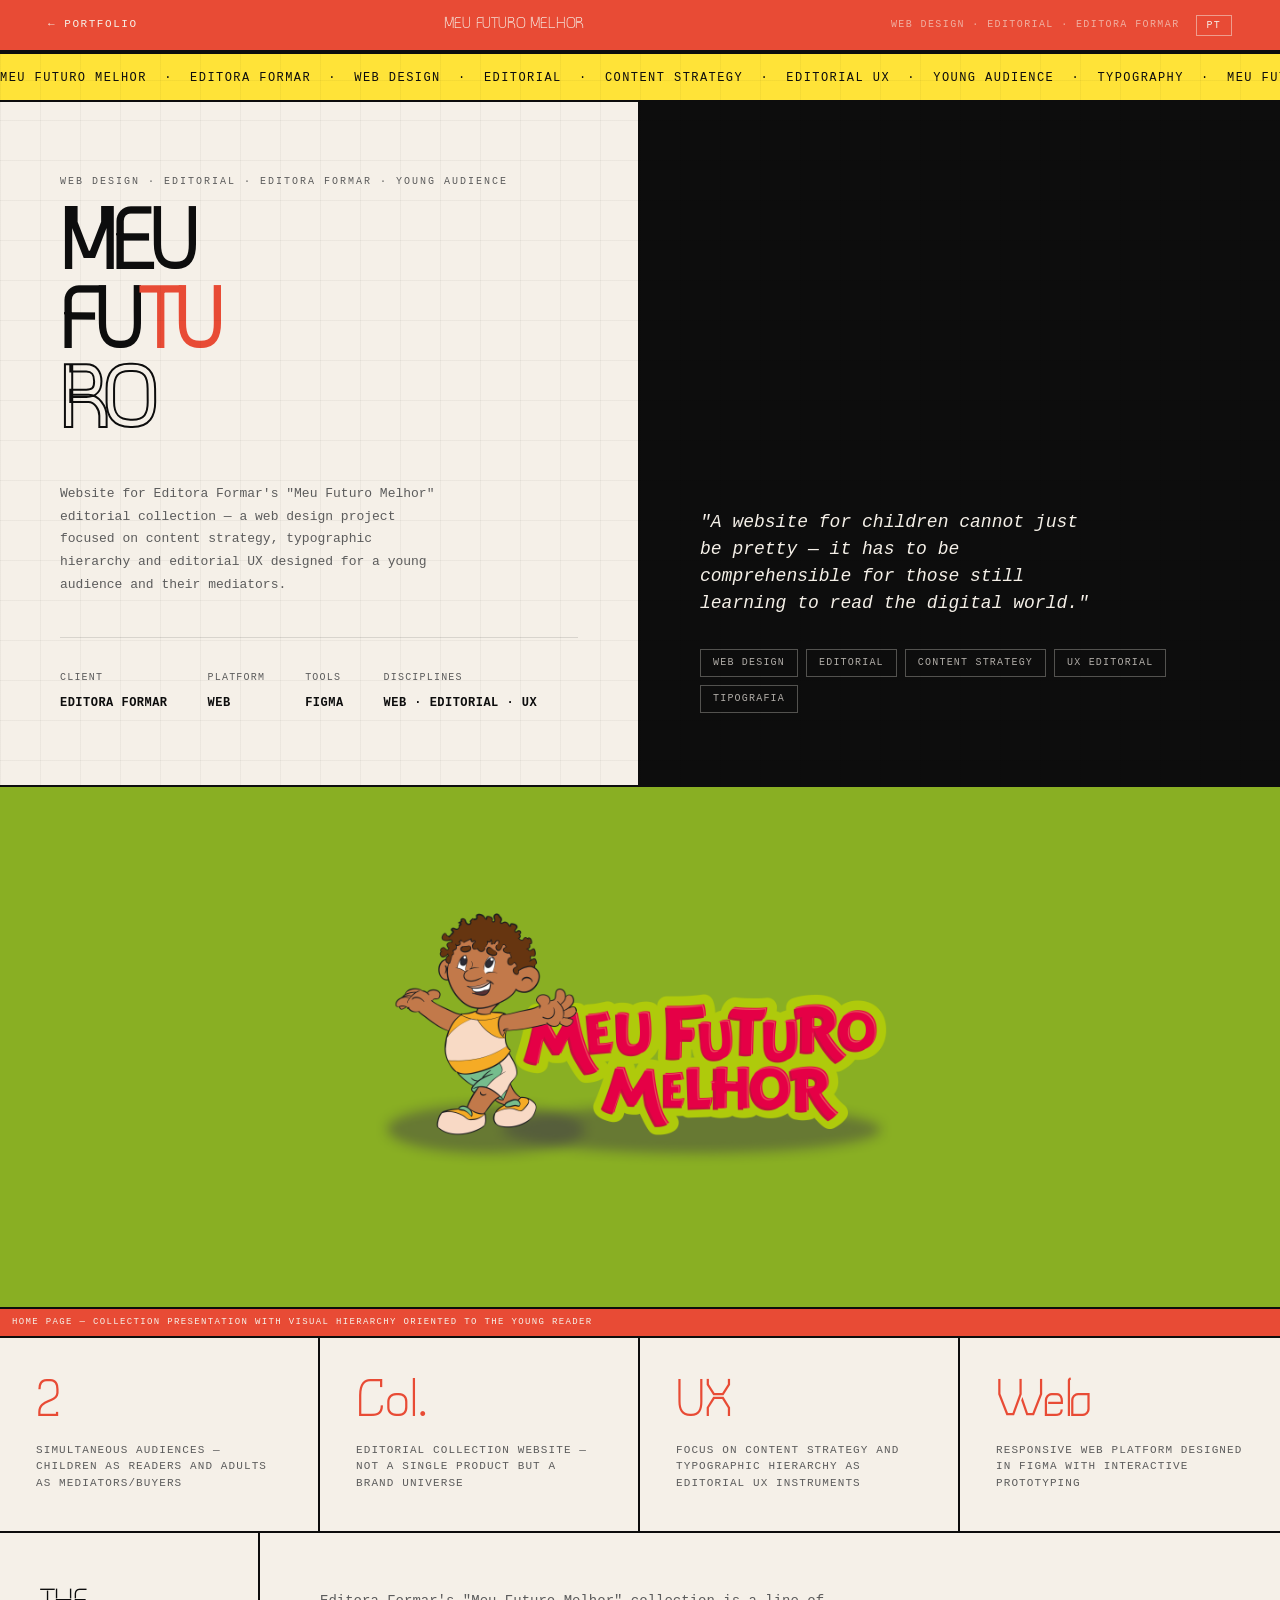
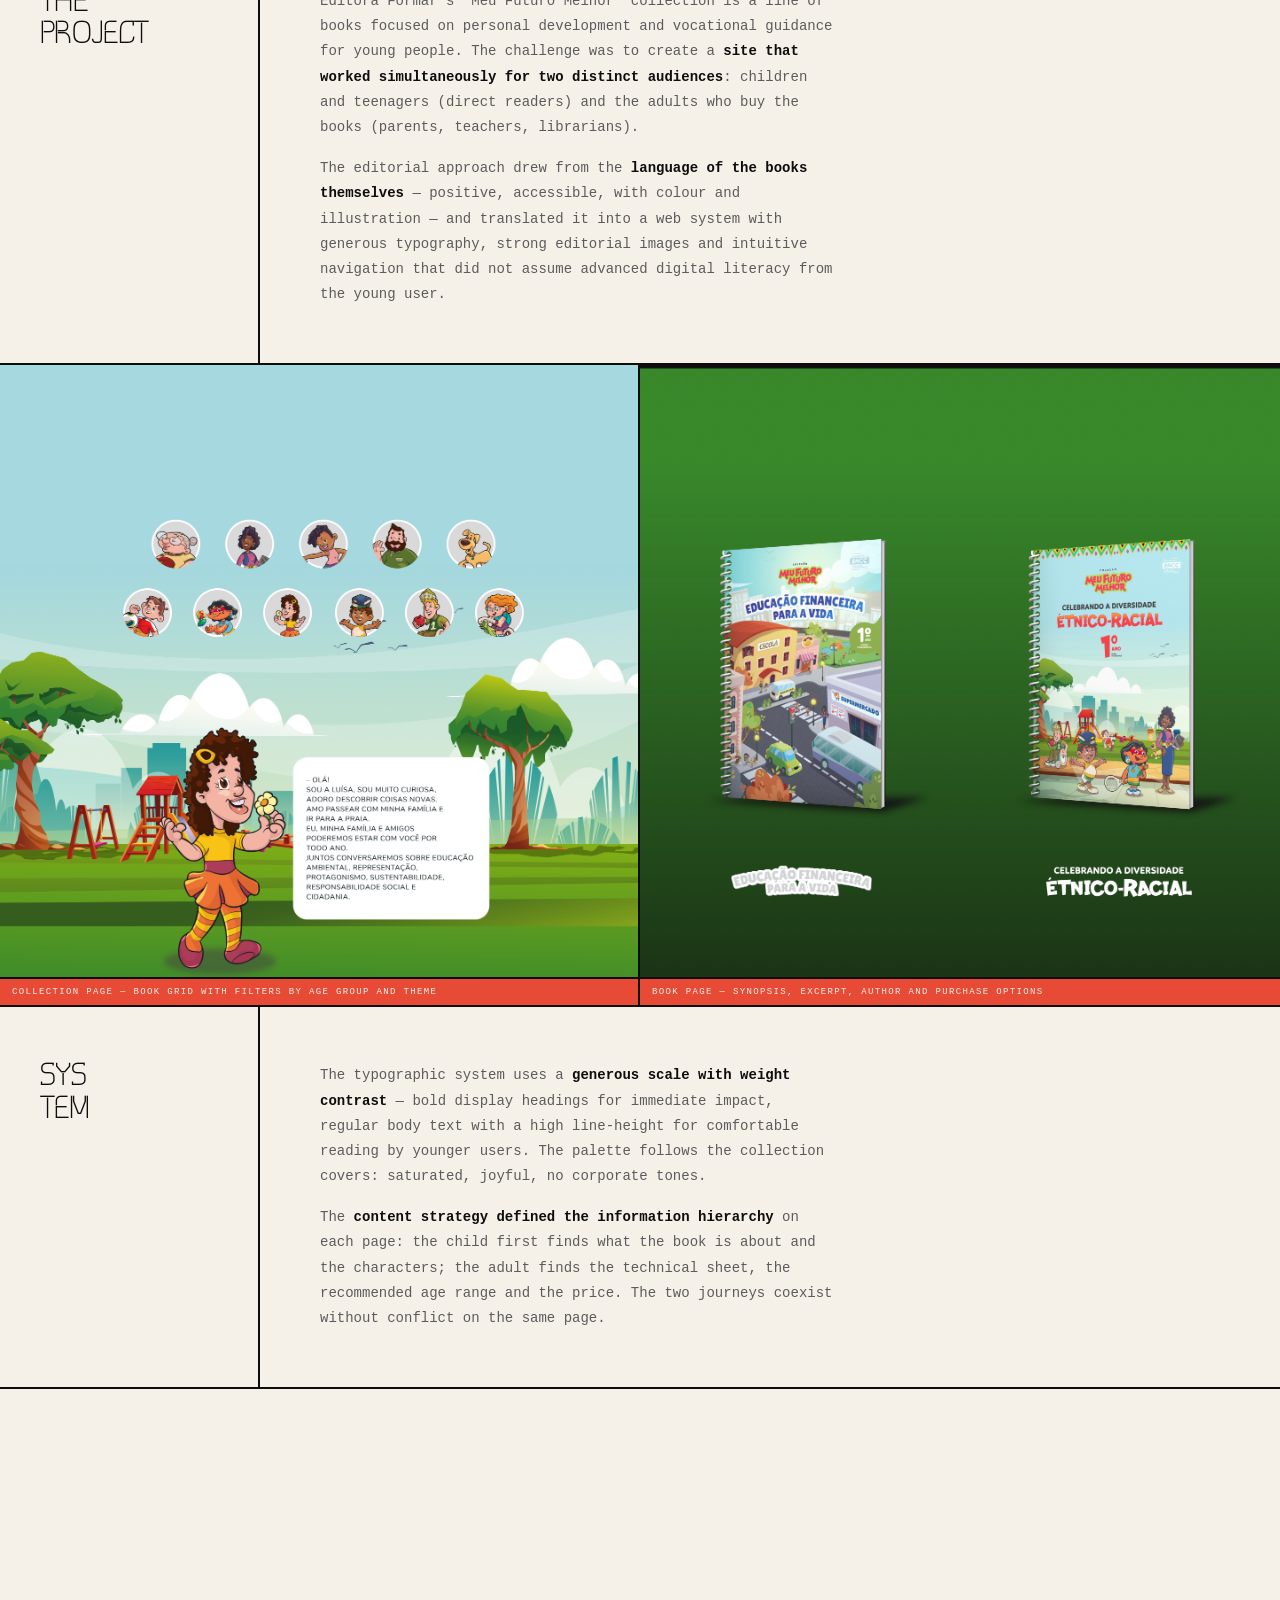
<file: mfm.html>
<!DOCTYPE html>
<html lang="en">
<head>
<meta charset="UTF-8">
<link rel="icon" type="image/png" href="assets/ico.png">
<meta name="viewport" content="width=device-width,initial-scale=1">
<title>Meu Futuro Melhor — Gabriel Mengável</title>
<style>

@font-face {
  font-family: 'Desconexa';
  src: url('[data-uri]');
  font-weight: normal;
  font-style: normal;
}
@import url('https://fonts.googleapis.com/css2?family=Spline+Sans+Mono:wght@300;400;500;600;700&display=swap');

:root {
  --yellow:  #FFE338;
  --coral:   #E84B35;
  --dark:    #0D0D0D;
  --warm:    #F5F0E8;
  --muted:   #5C5C5C;
  --border:  2px solid #0D0D0D;
  --fd: 'Desconexa', sans-serif;
  --fb: 'Spline Sans Mono', monospace;
}
*, *::before, *::after { margin:0; padding:0; box-sizing:border-box; }
html { scroll-behavior: smooth; }
body {
  background: var(--warm);
  color: var(--dark);
  font-family: var(--fb);
  font-size:14px;
  line-height:1.6;
  cursor: crosshair;
}
body::before {
  content:'';
  position:fixed;
  inset:0;
  background-image:
    linear-gradient(rgba(13,13,13,.04) 1px,transparent 1px),
    linear-gradient(90deg,rgba(13,13,13,.04) 1px,transparent 1px);
  background-size:40px 40px;
  pointer-events:none;
  z-index:0;
}
a { color:inherit; text-decoration:none; }

nav {
  position:sticky; top:0; z-index:100;
  background:var(--coral); border-bottom:var(--border);
  display:flex; align-items:center; justify-content:space-between;
  padding:0 48px; height:52px;
}
.nav-back {
  display:flex; align-items:center; gap:10px;
  font-size:11px; text-transform:uppercase; letter-spacing:.14em;
  color:var(--warm); transition:opacity .15s;
}
.nav-back:hover { opacity:.7; }
.nav-title {
  font-family:var(--fd); font-size:17px;
  text-transform:uppercase; letter-spacing:-.01em; color:var(--warm);
}
.nav-cat {
  font-size:10px; text-transform:uppercase;
  letter-spacing:.14em; color:rgba(245,240,232,.6);
}
.nav-right { display:flex; align-items:center; gap:16px; }
#lang-toggle {
  background: transparent;
  border: 1px solid rgba(245,240,232,.5);
  color: var(--warm);
  font-family: var(--fb);
  font-size: 10px;
  text-transform: uppercase;
  letter-spacing: .12em;
  padding: 4px 10px;
  cursor: pointer;
  transition: background .15s;
}
#lang-toggle:hover { background: rgba(245,240,232,.15); }

.hero {
  display:grid; grid-template-columns:1fr 1fr;
  border-bottom:var(--border); min-height:420px;
}
.hero-left {
  padding:72px 60px; border-right:var(--border);
  display:flex; flex-direction:column; justify-content:space-between;
}
.hero-right {
  background:var(--dark); color:var(--warm);
  padding:72px 60px;
  display:flex; flex-direction:column; justify-content:flex-end;
}
.hero-cat {
  font-size:10px; text-transform:uppercase;
  letter-spacing:.2em; color:var(--muted); margin-bottom:24px;
}
.hero-title {
  font-family:var(--fd);
  font-size:clamp(52px,7vw,96px);
  text-transform:uppercase; line-height:.88;
  letter-spacing:-.03em; margin-bottom:0;
}
.hero-title .a { color:var(--coral); }
.hero-title .o {
  -webkit-text-stroke:2px var(--dark); color:transparent;
}
.hero-sub {
  font-size:13px; line-height:1.75;
  color:var(--muted); max-width:380px; margin-top:32px;
}
.hero-meta {
  display:flex; flex-wrap:wrap; gap:24px 40px;
  margin-top:40px; padding-top:32px;
  border-top:1px solid rgba(13,13,13,.12);
}
.hero-meta-item label {
  display:block; font-size:10px;
  text-transform:uppercase; letter-spacing:.12em;
  color:var(--muted); margin-bottom:5px;
}
.hero-meta-item span { font-size:12px; font-weight:700;
  text-transform:uppercase; letter-spacing:.04em; }
.hero-quote {
  font-size:18px; line-height:1.5; font-style:italic;
  color:var(--warm); margin-bottom:32px; max-width:400px;
}
.hero-tags { display:flex; flex-wrap:wrap; gap:8px; }
.htag {
  font-size:10px; text-transform:uppercase; letter-spacing:.12em;
  border:1px solid rgba(245,240,232,.3); padding:5px 12px;
  color:rgba(245,240,232,.7);
}

.specs {
  display:grid; grid-template-columns:repeat(4,1fr);
  border-bottom:var(--border);
}
.spec { padding:40px 36px; border-right:var(--border); }
.spec:last-child { border-right:none; }
.spec-num {
  font-family:var(--fd); font-size:56px;
  line-height:1; margin-bottom:8px; color:var(--coral);
}
.spec-lbl {
  font-size:11px; text-transform:uppercase;
  letter-spacing:.1em; color:var(--muted); line-height:1.5;
}

.tsec {
  display:grid; grid-template-columns:260px 1fr;
  border-bottom:var(--border);
}
.tsec-lbl {
  padding:56px 40px; border-right:var(--border);
  font-family:var(--fd); font-size:34px;
  text-transform:uppercase; line-height:.95; letter-spacing:-.02em;
}
.tsec-body {
  padding:56px 60px; font-size:14px; line-height:1.8;
  color:var(--muted); max-width:640px;
}
.tsec-body strong { color:var(--dark); font-weight:700; }
.tsec-body p+p { margin-top:16px; }

.igrid { display:grid; border-bottom:var(--border); }
.igrid.c2 { grid-template-columns:1fr 1fr; }
.igrid.c3 { grid-template-columns:1fr 1fr 1fr; }
.igrid.c1 { grid-template-columns:1fr; }
.icell {
  border-right:var(--border); overflow:hidden;
  position:relative; background:var(--dark);
}
.icell:last-child { border-right:none; }
.icell.r16 { aspect-ratio:16/16; }
.icell.r21 { aspect-ratio:21/9; }
.icell.r1 { aspect-ratio:1; }
.icell img {
  width:100%; height:100%; object-fit:cover;
  display:block; transition:transform .5s ease;
}
.icell:hover img { transform:scale(1.04); }
.ilbl {
  position:absolute; bottom:0; left:0; right:0;
  background:var(--coral); border-top:var(--border);
  font-size:9px; text-transform:uppercase;
  letter-spacing:.15em; padding:6px 12px; font-family:var(--fb);
  color:var(--warm);
}

.cta-row {
  padding:60px; display:flex; align-items:center;
  justify-content:space-between;
  background:var(--dark); color:var(--warm);
}
.cta-title {
  font-family:var(--fd); font-size:40px;
  text-transform:uppercase; line-height:.95;
}
.cta-btn {
  display:inline-flex; align-items:center; gap:12px;
  background:var(--coral); color:var(--warm);
  border:2px solid var(--coral);
  padding:16px 32px; font-family:var(--fb);
  font-size:12px; text-transform:uppercase;
  letter-spacing:.12em; transition:background .15s,color .15s,border-color .15s;
}
.cta-btn:hover {
  background:var(--yellow); border-color:var(--yellow); color:var(--dark);
}

.dark-band {
  background:var(--dark); border-bottom:var(--border); padding:60px;
}

.mstrip {
  background:var(--yellow); border-top:var(--border);
  border-bottom:var(--border); overflow:hidden;
  white-space:nowrap; padding:12px 0;
}
.mtrack {
  display:inline-block;
  animation:marquee 22s linear infinite;
  font-size:12px; text-transform:uppercase; letter-spacing:.12em;
  color:var(--dark);
}
@keyframes marquee {
  0%{transform:translateX(0)} 100%{transform:translateX(-50%)}
}

.rev { opacity:0; transform:translateY(20px);
  transition:opacity .55s ease,transform .55s ease; }
.rev.vis { opacity:1; transform:none; }

</style>
<link rel="stylesheet" href="assets/case-mobile.css">
</head>
<body>

<nav>
  <a href="portfolio.html" class="nav-back" data-pt="← Portfolio" data-en="← Portfolio">← Portfolio</a>
  <span class="nav-title">Meu Futuro Melhor</span>
  <div class="nav-right">
    <span class="nav-cat" data-pt="Web Design · Editorial · Editora Formar" data-en="Web Design · Editorial · Editora Formar">Web Design · Editorial · Editora Formar</span>
    <button id="lang-toggle" onclick="toggleLang()" aria-label="Switch language">EN</button>
  </div>
</nav>

<div class="mstrip">
  <div class="mtrack"
    data-pt="Meu Futuro Melhor &nbsp;·&nbsp; Editora Formar &nbsp;·&nbsp; Web Design &nbsp;·&nbsp; Editorial &nbsp;·&nbsp; Content Strategy &nbsp;·&nbsp; UX Editorial &nbsp;·&nbsp; Público Infantojuvenil &nbsp;·&nbsp; Tipografia &nbsp;·&nbsp; Meu Futuro Melhor &nbsp;·&nbsp; Editora Formar &nbsp;·&nbsp; Web Design &nbsp;·&nbsp; Editorial &nbsp;·&nbsp; Content Strategy &nbsp;·&nbsp; UX Editorial &nbsp;·&nbsp; Público Infantojuvenil &nbsp;·&nbsp; Tipografia &nbsp;·&nbsp;"
    data-en="Meu Futuro Melhor &nbsp;·&nbsp; Editora Formar &nbsp;·&nbsp; Web Design &nbsp;·&nbsp; Editorial &nbsp;·&nbsp; Content Strategy &nbsp;·&nbsp; Editorial UX &nbsp;·&nbsp; Young Audience &nbsp;·&nbsp; Typography &nbsp;·&nbsp; Meu Futuro Melhor &nbsp;·&nbsp; Editora Formar &nbsp;·&nbsp; Web Design &nbsp;·&nbsp; Editorial &nbsp;·&nbsp; Content Strategy &nbsp;·&nbsp; Editorial UX &nbsp;·&nbsp; Young Audience &nbsp;·&nbsp; Typography &nbsp;·&nbsp;">
    Meu Futuro Melhor &nbsp;·&nbsp; Editora Formar &nbsp;·&nbsp; Web Design &nbsp;·&nbsp; Editorial &nbsp;·&nbsp; Content Strategy &nbsp;·&nbsp; UX Editorial &nbsp;·&nbsp; Público Infantojuvenil &nbsp;·&nbsp; Tipografia &nbsp;·&nbsp;
    Meu Futuro Melhor &nbsp;·&nbsp; Editora Formar &nbsp;·&nbsp; Web Design &nbsp;·&nbsp; Editorial &nbsp;·&nbsp; Content Strategy &nbsp;·&nbsp; UX Editorial &nbsp;·&nbsp; Público Infantojuvenil &nbsp;·&nbsp; Tipografia &nbsp;·&nbsp;
  </div>
</div>

<div class="hero rev">
  <div class="hero-left">
    <div>
      <div class="hero-cat" data-pt="Web Design · Editorial · Editora Formar · Público Infantojuvenil" data-en="Web Design · Editorial · Editora Formar · Young Audience">Web Design · Editorial · Editora Formar · Público Infantojuvenil</div>
      <h1 class="hero-title">Meu<br>Fu<span class="a">tu</span><br><span class="o">ro</span></h1>
      <p class="hero-sub" data-pt='Site para a colecção editorial "Meu Futuro Melhor" da Editora Formar — projecto de web design com foco em content strategy, hierarquia tipográfica e UX editorial desenhado para um público infantojuvenil e os seus mediadores.' data-en='Website for Editora Formar&apos;s "Meu Futuro Melhor" editorial collection — a web design project focused on content strategy, typographic hierarchy and editorial UX designed for a young audience and their mediators.'>Site para a colecção editorial "Meu Futuro Melhor" da Editora Formar — projecto de web design com foco em content strategy, hierarquia tipográfica e UX editorial desenhado para um público infantojuvenil e os seus mediadores.</p>
    </div>
    <div class="hero-meta">
      <div class="hero-meta-item"><label data-pt="Cliente" data-en="Client">Cliente</label><span>Editora Formar</span></div>
      <div class="hero-meta-item"><label data-pt="Plataforma" data-en="Platform">Plataforma</label><span>Web</span></div>
      <div class="hero-meta-item"><label>Tools</label><span>Figma</span></div>
      <div class="hero-meta-item"><label data-pt="Disciplinas" data-en="Disciplines">Disciplinas</label><span>Web · Editorial · UX</span></div>
    </div>
  </div>
  <div class="hero-right">
    <p class="hero-quote" data-pt='"Um site para crianças não pode só ser bonito — tem de ser compreensível para quem ainda está a aprender a ler o mundo digital."' data-en='"A website for children cannot just be pretty — it has to be comprehensible for those still learning to read the digital world."'>"Um site para crianças não pode só ser bonito — tem de ser compreensível para quem ainda está a aprender a ler o mundo digital."</p>
    <div class="hero-tags">
      <span class="htag">Web Design</span>
      <span class="htag">Editorial</span>
      <span class="htag">Content Strategy</span>
      <span class="htag">UX Editorial</span>
      <span class="htag">Tipografia</span>
    </div>
  </div>
</div>

<div class="igrid c1 rev">
  <div class="icell r21">
    <img src="assets/mfm_hero.png" alt="Meu Futuro Melhor — página inicial">
    <div class="ilbl" data-pt="Página inicial — apresentação da colecção com hierarquia visual orientada ao leitor jovem" data-en="Home page — collection presentation with visual hierarchy oriented to the young reader">Página inicial — apresentação da colecção com hierarquia visual orientada ao leitor jovem</div>
  </div>
</div>

<div class="specs rev">
  <div class="spec"><div class="spec-num">2</div>
    <div class="spec-lbl" data-pt="Audiências em simultâneo — crianças como leitores e adultos como mediadores/compradores" data-en="Simultaneous audiences — children as readers and adults as mediators/buyers">Audiências em simultâneo — crianças como leitores e adultos como mediadores/compradores</div></div>
  <div class="spec"><div class="spec-num">Col.</div>
    <div class="spec-lbl" data-pt="Site de colecção editorial — não de produto individual, mas de universo de marca" data-en="Editorial collection website — not a single product but a brand universe">Site de colecção editorial — não de produto individual, mas de universo de marca</div></div>
  <div class="spec"><div class="spec-num">UX</div>
    <div class="spec-lbl" data-pt="Foco em content strategy e hierarquia tipográfica como instrumentos de UX editorial" data-en="Focus on content strategy and typographic hierarchy as editorial UX instruments">Foco em content strategy e hierarquia tipográfica como instrumentos de UX editorial</div></div>
  <div class="spec"><div class="spec-num">Web</div>
    <div class="spec-lbl" data-pt="Plataforma web responsiva desenhada em Figma com prototipagem interactiva" data-en="Responsive web platform designed in Figma with interactive prototyping">Plataforma web responsiva desenhada em Figma com prototipagem interactiva</div></div>
</div>

<div class="tsec rev">
  <div class="tsec-lbl" data-pt="O<br>Projecto" data-en="The<br>Project">O<br>Projecto</div>
  <div class="tsec-body">
    <p data-pt='A colecção "Meu Futuro Melhor" da Editora Formar é uma linha de livros orientados ao desenvolvimento pessoal e à orientação vocacional para jovens. O desafio foi criar um <strong>site que funcionasse simultaneamente para dois públicos distintos</strong>: as crianças e adolescentes (leitores directos) e os adultos que compram os livros (pais, professores, bibliotecários).' data-en='Editora Formar&apos;s "Meu Futuro Melhor" collection is a line of books focused on personal development and vocational guidance for young people. The challenge was to create a <strong>site that worked simultaneously for two distinct audiences</strong>: children and teenagers (direct readers) and the adults who buy the books (parents, teachers, librarians).'>A colecção "Meu Futuro Melhor" da Editora Formar é uma linha de livros orientados ao desenvolvimento pessoal e à orientação vocacional para jovens. O desafio foi criar um <strong>site que funcionasse simultaneamente para dois públicos distintos</strong>: as crianças e adolescentes (leitores directos) e os adultos que compram os livros (pais, professores, bibliotecários).</p>
    <p data-pt="A abordagem editorial partiu da <strong>linguagem dos próprios livros</strong> — positiva, acessível, com cor e ilustração — e traduziu-a num sistema web com tipografia generosa, imagens editoriais fortes e uma navegação intuitiva que não assumisse literacia digital avançada por parte do utilizador jovem." data-en="The editorial approach drew from the <strong>language of the books themselves</strong> — positive, accessible, with colour and illustration — and translated it into a web system with generous typography, strong editorial images and intuitive navigation that did not assume advanced digital literacy from the young user.">A abordagem editorial partiu da <strong>linguagem dos próprios livros</strong> — positiva, acessível, com cor e ilustração — e traduziu-a num sistema web com tipografia generosa, imagens editoriais fortes e uma navegação intuitiva que não assumisse literacia digital avançada por parte do utilizador jovem.</p>
  </div>
</div>

<div class="igrid c2 rev">
  <div class="icell r16">
    <img src="assets/mfm_colecao.png" alt="Página de colecção">
    <div class="ilbl" data-pt="Página de colecção — grelha de livros com filtros por faixa etária e tema" data-en="Collection page — book grid with filters by age group and theme">Página de colecção — grelha de livros com filtros por faixa etária e tema</div>
  </div>
  <div class="icell r16">
    <img src="assets/mfm_livro.png" alt="Página de livro">
    <div class="ilbl" data-pt="Página de livro — sinopse, excerto, autora e opções de compra" data-en="Book page — synopsis, excerpt, author and purchase options">Página de livro — sinopse, excerto, autora e opções de compra</div>
  </div>
</div>

<div class="tsec rev">
  <div class="tsec-lbl" data-pt="Siste<br>ma" data-en="Sys<br>tem">Siste<br>ma</div>
  <div class="tsec-body">
    <p data-pt="O sistema tipográfico usa <strong>escala generosa com contraste de peso</strong> — títulos em bold display para impacto imediato, corpo em regular com line-height alto para leitura confortável por utilizadores mais jovens. A paleta segue as capas da colecção: saturada, alegre, sem tons corporativos." data-en="The typographic system uses a <strong>generous scale with weight contrast</strong> — bold display headings for immediate impact, regular body text with a high line-height for comfortable reading by younger users. The palette follows the collection covers: saturated, joyful, no corporate tones.">O sistema tipográfico usa <strong>escala generosa com contraste de peso</strong> — títulos em bold display para impacto imediato, corpo em regular com line-height alto para leitura confortável por utilizadores mais jovens. A paleta segue as capas da colecção: saturada, alegre, sem tons corporativos.</p>
    <p data-pt="A <strong>content strategy definiu a hierarquia de informação</strong> em cada página: a criança encontra primeiro o que o livro conta e as personagens; o adulto encontra a ficha técnica, a faixa etária recomendada e o preço. Os dois percursos coexistem sem conflito na mesma página." data-en="The <strong>content strategy defined the information hierarchy</strong> on each page: the child first finds what the book is about and the characters; the adult finds the technical sheet, the recommended age range and the price. The two journeys coexist without conflict on the same page.">A <strong>content strategy definiu a hierarquia de informação</strong> em cada página: a criança encontra primeiro o que o livro conta e as personagens; o adulto encontra a ficha técnica, a faixa etária recomendada e o preço. Os dois percursos coexistem sem conflito na mesma página.</p>
  </div>
</div>

<div class="igrid c3 rev">
  <div class="icell r1">
    <img src="assets/mfm_mobile.png" alt="Vista mobile">
    <div class="ilbl" data-pt="Vista mobile — adaptação para tablet, principal dispositivo do público jovem" data-en="Mobile view — tablet adaptation, the young audience's main device">Vista mobile — adaptação para tablet, principal dispositivo do público jovem</div>
  </div>
  <div class="icell r1">
    <img src="assets/mfm_er.png" alt="Sobre a colecção">
    <div class="ilbl" data-pt="MFM — celebrando a diversidade Étnico-Racial" data-en="MFM — celebrating Ethnic-Racial Diversity">MFM — celebrando a diversidade Étnico-Racial</div>
  </div>
  <div class="icell r1">
    <img src="assets/mfm_EF.png" alt="Sistema de componentes">
    <div class="ilbl" data-pt="MFM - Eucação Financeira para a Vida" data-en="MFM — Financial Education for Life">MFM - Eucação Financeira para a Vida</div>
  </div>
</div>

<div class="dark-band rev" style="border-bottom:var(--border);">
  <div style="font-family:var(--fd);font-size:clamp(36px,5vw,72px);color:var(--warm);line-height:.9;text-transform:uppercase;letter-spacing:-.02em;margin-bottom:24px;"
    data-pt="<span style='color:var(--coral);'>Editorial</span><br>ao serviço<br>do <span style='color:var(--coral);'>leitor</span>"
    data-en="<span style='color:var(--coral);'>Editorial</span><br>at the service<br>of the <span style='color:var(--coral);'>reader</span>">
    <span style="color:var(--coral);">Editorial</span><br>
    ao serviço<br>
    do <span style="color:var(--coral);">leitor</span>
  </div>
  <p style="font-size:11px;color:rgba(245,240,232,.4);text-transform:uppercase;letter-spacing:.12em;margin-top:16px;"
    data-pt="— Meu Futuro Melhor · Editora Formar · Web Design · UX Editorial"
    data-en="— Meu Futuro Melhor · Editora Formar · Web Design · Editorial UX">
    — Meu Futuro Melhor · Editora Formar · Web Design · UX Editorial
  </p>
</div>

<div class="cta-row rev">
  <div class="cta-title">Meu Futuro<br>Melhor</div>
  <a href="https://www.figma.com/proto/rhGaxp0paxsCO0KrmW91r4/Meu-Futuro-Melhor" target="_blank" class="cta-btn" data-pt="Ver protótipo ↗" data-en="View prototype ↗">Ver protótipo ↗</a>
</div>

<script>
let currentLang = 'en';
function applyLang() {
  document.documentElement.lang = currentLang;
  var lt = document.getElementById('lang-toggle');
  if (lt) lt.textContent = currentLang === 'pt' ? 'EN' : 'PT';
  document.querySelectorAll('[data-pt][data-en]').forEach(el => {
    if (el.dataset[currentLang]) el.innerHTML = el.dataset[currentLang];
  });
}
function toggleLang() {
  currentLang = currentLang === 'pt' ? 'en' : 'pt';
  applyLang();
}
if (document.readyState === 'loading') {
  document.addEventListener('DOMContentLoaded', applyLang);
} else {
  applyLang();
}
const obs = new IntersectionObserver(es => es.forEach(e => {
  if(e.isIntersecting) e.target.classList.add('vis');
}), {threshold:.08});
document.querySelectorAll('.rev').forEach(el => obs.observe(el));
</script>
</body>
</html>
</file>
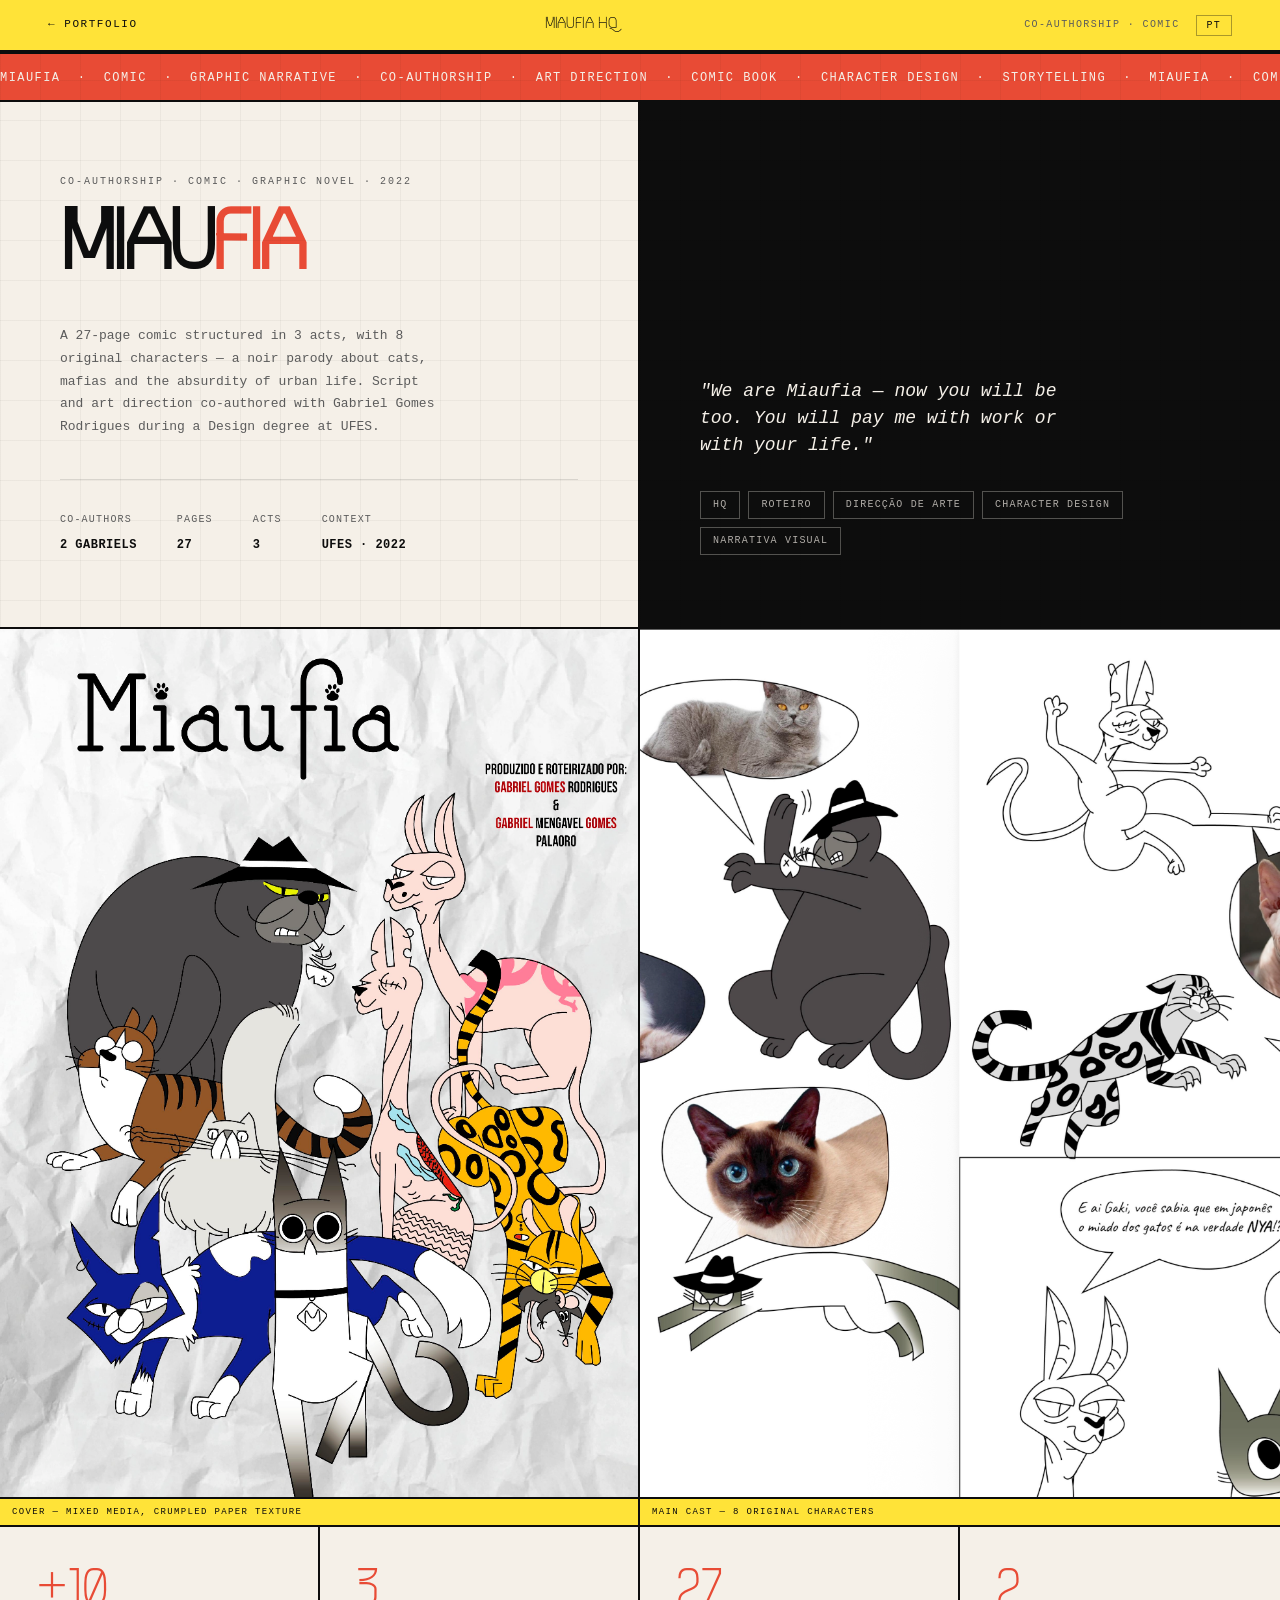
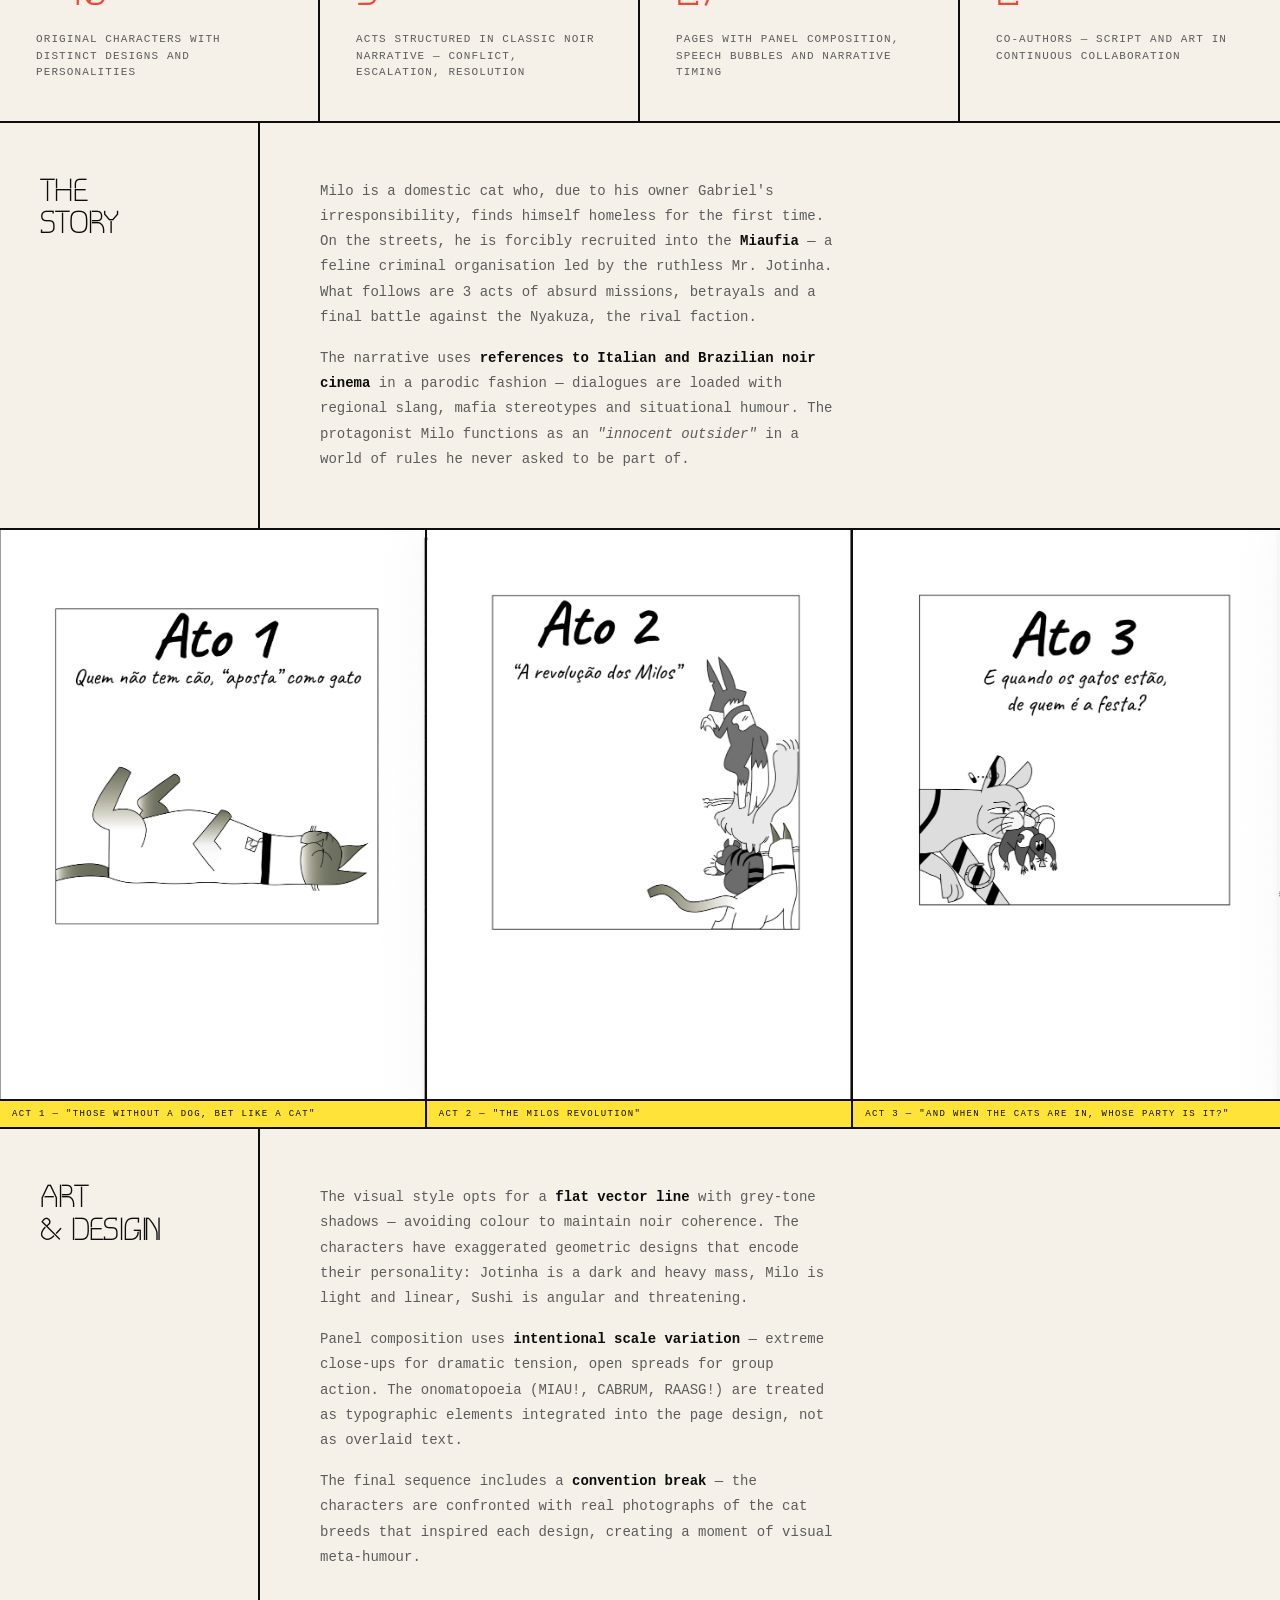
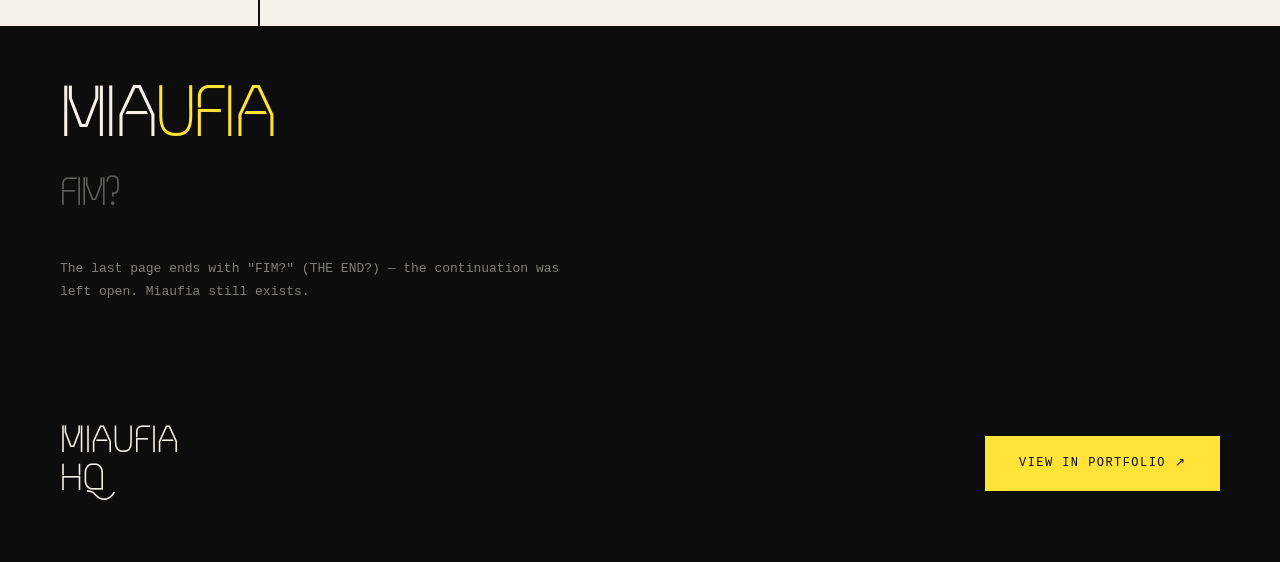
<file: miaufia.html>
<!DOCTYPE html>
<html lang="en">
<head>
<meta charset="UTF-8">
<link rel="icon" type="image/png" href="assets/ico.png">
<meta name="viewport" content="width=device-width,initial-scale=1">
<title>Miaufia HQ — Gabriel Mengável</title>
<style>
@font-face {
  font-family: 'Desconexa';
  src: url('[data-uri]') format('opentype');
  font-weight: normal;
  font-style: normal;
}
@import url('https://fonts.googleapis.com/css2?family=Spline+Sans+Mono:wght@300;400;500;600;700&display=swap');

:root {
  --yellow:  #FFE338;
  --coral:   #E84B35;
  --dark:    #0D0D0D;
  --warm:    #F5F0E8;
  --muted:   #5C5C5C;
  --border:  2px solid #0D0D0D;
  --fd: 'Desconexa', sans-serif;
  --fb: 'Spline Sans Mono', monospace;
}
*, *::before, *::after { margin:0; padding:0; box-sizing:border-box; }
html { scroll-behavior: smooth; }
body {
  background: var(--warm);
  color: var(--dark);
  font-family: var(--fb);
  font-size:14px;
  line-height:1.6;
  cursor: crosshair;
}
body::before {
  content:'';
  position:fixed;
  inset:0;
  background-image:
    linear-gradient(rgba(13,13,13,.04) 1px,transparent 1px),
    linear-gradient(90deg,rgba(13,13,13,.04) 1px,transparent 1px);
  background-size:40px 40px;
  pointer-events:none;
  z-index:0;
}
a { color:inherit; text-decoration:none; }

/* ── NAV ── */
nav {
  position:sticky; top:0; z-index:100;
  background:var(--yellow); border-bottom:var(--border);
  display:flex; align-items:center; justify-content:space-between;
  padding:0 48px; height:52px;
}
.nav-back {
  display:flex; align-items:center; gap:10px;
  font-size:11px; text-transform:uppercase; letter-spacing:.14em;
  transition:opacity .15s;
}
.nav-back:hover { opacity:.6; }
.nav-title {
  font-family:var(--fd); font-size:17px;
  text-transform:uppercase; letter-spacing:-.01em;
}
.nav-cat {
  font-size:10px; text-transform:uppercase;
  letter-spacing:.14em; color:var(--muted);
}
.nav-right { display:flex; align-items:center; gap:16px; }
#lang-toggle {
  background: transparent;
  border: 1px solid rgba(13,13,13,.35);
  color: var(--dark);
  font-family: var(--fb);
  font-size: 10px;
  text-transform: uppercase;
  letter-spacing: .12em;
  padding: 4px 10px;
  cursor: pointer;
  transition: background .15s;
}
#lang-toggle:hover { background: rgba(13,13,13,.08); }

/* ── HERO ── */
.hero {
  display:grid; grid-template-columns:1fr 1fr;
  border-bottom:var(--border); min-height:420px;
}
.hero-left {
  padding:72px 60px; border-right:var(--border);
  display:flex; flex-direction:column; justify-content:space-between;
}
.hero-right {
  background:var(--dark); color:var(--warm);
  padding:72px 60px;
  display:flex; flex-direction:column; justify-content:flex-end;
}
.hero-cat {
  font-size:10px; text-transform:uppercase;
  letter-spacing:.2em; color:var(--muted); margin-bottom:24px;
}
.hero-title {
  font-family:var(--fd);
  font-size:clamp(52px,7vw,96px);
  text-transform:uppercase; line-height:.88;
  letter-spacing:-.03em; margin-bottom:0;
}
.hero-title .a { color:var(--coral); }
.hero-title .o {
  -webkit-text-stroke:2px var(--dark); color:transparent;
}
.hero-sub {
  font-size:13px; line-height:1.75;
  color:var(--muted); max-width:380px; margin-top:32px;
}
.hero-meta {
  display:flex; flex-wrap:wrap; gap:24px 40px;
  margin-top:40px; padding-top:32px;
  border-top:1px solid rgba(13,13,13,.12);
}
.hero-meta-item label {
  display:block; font-size:10px;
  text-transform:uppercase; letter-spacing:.12em;
  color:var(--muted); margin-bottom:5px;
}
.hero-meta-item span { font-size:12px; font-weight:700;
  text-transform:uppercase; letter-spacing:.04em; }
.hero-quote {
  font-size:18px; line-height:1.5; font-style:italic;
  color:var(--warm); margin-bottom:32px; max-width:400px;
}
.hero-tags { display:flex; flex-wrap:wrap; gap:8px; }
.htag {
  font-size:10px; text-transform:uppercase; letter-spacing:.12em;
  border:1px solid rgba(245,240,232,.3); padding:5px 12px;
  color:rgba(245,240,232,.7);
}

/* ── PALETTE ── */
.palette { display:flex; border-bottom:var(--border); }
.swatch {
  flex:1; height:120px; border-right:var(--border);
  display:flex; align-items:flex-end; padding:12px 16px;
  font-size:10px; text-transform:uppercase; letter-spacing:.1em;
  font-family:var(--fb);
}
.swatch:last-child { border-right:none; }

/* ── SPECS ── */
.specs {
  display:grid; grid-template-columns:repeat(4,1fr);
  border-bottom:var(--border);
}
.spec { padding:40px 36px; border-right:var(--border); }
.spec:last-child { border-right:none; }
.spec-num {
  font-family:var(--fd); font-size:56px;
  line-height:1; margin-bottom:8px; color:var(--coral);
}
.spec-lbl {
  font-size:11px; text-transform:uppercase;
  letter-spacing:.1em; color:var(--muted); line-height:1.5;
}

/* ── TEXT SECTION ── */
.tsec {
  display:grid; grid-template-columns:260px 1fr;
  border-bottom:var(--border);
}
.tsec-lbl {
  padding:56px 40px; border-right:var(--border);
  font-family:var(--fd); font-size:34px;
  text-transform:uppercase; line-height:.95; letter-spacing:-.02em;
}
.tsec-body {
  padding:56px 60px; font-size:14px; line-height:1.8;
  color:var(--muted); max-width:640px;
}
.tsec-body strong { color:var(--dark); font-weight:700; }
.tsec-body p+p { margin-top:16px; }

/* ── IMAGE GRID ── */
.igrid { display:grid; border-bottom:var(--border); }
.igrid.c2 { grid-template-columns:1fr 1fr; }
.igrid.c3 { grid-template-columns:1fr 1fr 1fr; }
.igrid.c1 { grid-template-columns:1fr; }
.icell {
  border-right:var(--border); overflow:hidden;
  position:relative; background:var(--dark);
}
.icell:last-child { border-right:none; }
.icell.r16 { aspect-ratio:1/1.4; }
.icell.r21 { aspect-ratio:21/9; }
.icell.r1 { aspect-ratio:1; }
.icell.r9 { aspect-ratio:9/16; max-height:600px; }
.icell img {
  width:100%; height:100%; object-fit:cover;
  display:block; transition:transform .5s ease;
}
.icell:hover img { transform:scale(1.04); }
.ilbl {
  position:absolute; bottom:0; left:0; right:0;
  background:var(--yellow); border-top:var(--border);
  font-size:9px; text-transform:uppercase;
  letter-spacing:.15em; padding:6px 12px; font-family:var(--fb);
}

/* ── CTA ROW ── */
.cta-row {
  padding:60px; display:flex; align-items:center;
  justify-content:space-between;
  background:var(--dark); color:var(--warm);
}
.cta-title {
  font-family:var(--fd); font-size:40px;
  text-transform:uppercase; line-height:.95;
}
.cta-btn {
  display:inline-flex; align-items:center; gap:12px;
  background:var(--yellow); color:var(--dark);
  border:2px solid var(--yellow);
  padding:16px 32px; font-family:var(--fb);
  font-size:12px; text-transform:uppercase;
  letter-spacing:.12em; transition:background .15s,color .15s,border-color .15s;
}
.cta-btn:hover {
  background:var(--coral); border-color:var(--coral); color:var(--warm);
}
.cta-disabled {
  opacity:.5; cursor:default; pointer-events:none;
}

/* ── FULL BLEED DARK ── */
.dark-band {
  background:var(--dark); border-bottom:var(--border); padding:60px;
}
/* ── MARQUEE STRIP ── */
.mstrip {
  background:var(--coral); border-top:var(--border);
  border-bottom:var(--border); overflow:hidden;
  white-space:nowrap; padding:12px 0;
}
.mtrack {
  display:inline-block;
  animation:marquee 20s linear infinite;
  font-size:12px; text-transform:uppercase; letter-spacing:.12em;
  color:var(--warm);
}
@keyframes marquee {
  0%{transform:translateX(0)} 100%{transform:translateX(-50%)}
}
/* ── REVEAL ── */
.rev { opacity:0; transform:translateY(20px);
  transition:opacity .55s ease,transform .55s ease; }
.rev.vis { opacity:1; transform:none; }
</style>
<link rel="stylesheet" href="assets/case-mobile.css">
</head>
<body>
<nav>
  <a href="portfolio.html" class="nav-back" data-pt="← Portfolio" data-en="← Portfolio">← Portfolio</a>
  <span class="nav-title">Miaufia HQ</span>
  <div class="nav-right">
    <span class="nav-cat" data-pt="Co-autoria · HQ" data-en="Co-authorship · Comic">Co-autoria · HQ</span>
    <button id="lang-toggle" onclick="toggleLang()" aria-label="Switch language">EN</button>
  </div>
</nav>

<div class="mstrip">
  <div class="mtrack"
    data-pt="Miaufia &nbsp;·&nbsp; HQ &nbsp;·&nbsp; Narrativa Gráfica &nbsp;·&nbsp; Co-autoria &nbsp;·&nbsp; Direcção de Arte &nbsp;·&nbsp; Comic Book &nbsp;·&nbsp; Character Design &nbsp;·&nbsp; Storytelling &nbsp;·&nbsp; Miaufia &nbsp;·&nbsp; HQ &nbsp;·&nbsp; Narrativa Gráfica &nbsp;·&nbsp; Co-autoria &nbsp;·&nbsp; Direcção de Arte &nbsp;·&nbsp; Comic Book &nbsp;·&nbsp; Character Design &nbsp;·&nbsp; Storytelling &nbsp;·&nbsp;"
    data-en="Miaufia &nbsp;·&nbsp; Comic &nbsp;·&nbsp; Graphic Narrative &nbsp;·&nbsp; Co-authorship &nbsp;·&nbsp; Art Direction &nbsp;·&nbsp; Comic Book &nbsp;·&nbsp; Character Design &nbsp;·&nbsp; Storytelling &nbsp;·&nbsp; Miaufia &nbsp;·&nbsp; Comic &nbsp;·&nbsp; Graphic Narrative &nbsp;·&nbsp; Co-authorship &nbsp;·&nbsp; Art Direction &nbsp;·&nbsp; Comic Book &nbsp;·&nbsp; Character Design &nbsp;·&nbsp; Storytelling &nbsp;·&nbsp;">
    Miaufia &nbsp;·&nbsp; HQ &nbsp;·&nbsp; Narrativa Gráfica &nbsp;·&nbsp; Co-autoria &nbsp;·&nbsp; Direcção de Arte &nbsp;·&nbsp; Comic Book &nbsp;·&nbsp; Character Design &nbsp;·&nbsp; Storytelling &nbsp;·&nbsp;
    Miaufia &nbsp;·&nbsp; HQ &nbsp;·&nbsp; Narrativa Gráfica &nbsp;·&nbsp; Co-autoria &nbsp;·&nbsp; Direcção de Arte &nbsp;·&nbsp; Comic Book &nbsp;·&nbsp; Character Design &nbsp;·&nbsp; Storytelling &nbsp;·&nbsp;
  </div>
</div>

<div class="hero rev">
  <div class="hero-left">
    <div>
      <div class="hero-cat" data-pt="Co-autoria · HQ · Banda Desenhada · 2022" data-en="Co-authorship · Comic · Graphic Novel · 2022">Co-autoria · HQ · Banda Desenhada · 2022</div>
      <h1 class="hero-title">Miau<span class="a">fia</span></h1>
      <p class="hero-sub" data-pt="HQ de 27 páginas estruturada em 3 actos, com 8 personagens originais — uma paródia noir sobre gatos, máfias e o absurdo da vida urbana. Roteiro e direcção de arte em co-autoria com Gabriel Gomes Rodrigues durante a graduação na UFES." data-en="A 27-page comic structured in 3 acts, with 8 original characters — a noir parody about cats, mafias and the absurdity of urban life. Script and art direction co-authored with Gabriel Gomes Rodrigues during a Design degree at UFES.">HQ de 27 páginas estruturada em 3 actos, com 8 personagens originais — uma paródia noir sobre gatos, máfias e o absurdo da vida urbana. Roteiro e direcção de arte em co-autoria com Gabriel Gomes Rodrigues durante a graduação na UFES.</p>
    </div>
    <div class="hero-meta">
      <div class="hero-meta-item"><label data-pt="Co-autores" data-en="Co-authors">Co-autores</label><span>2 Gabriels</span></div>
      <div class="hero-meta-item"><label data-pt="Páginas" data-en="Pages">Páginas</label><span>27</span></div>
      <div class="hero-meta-item"><label data-pt="Actos" data-en="Acts">Actos</label><span>3</span></div>
      <div class="hero-meta-item"><label data-pt="Contexto" data-en="Context">Contexto</label><span>UFES · 2022</span></div>
    </div>
  </div>
  <div class="hero-right">
    <p class="hero-quote" data-pt='"Somos a Miaufia — agora você também será. Me pagará com trabalho ou com sua vida."' data-en='"We are Miaufia — now you will be too. You will pay me with work or with your life."'>"Somos a Miaufia — agora você também será. Me pagará com trabalho ou com sua vida."</p>
    <div class="hero-tags">
      <span class="htag">HQ</span>
      <span class="htag">Roteiro</span>
      <span class="htag">Direcção de Arte</span>
      <span class="htag">Character Design</span>
      <span class="htag">Narrativa Visual</span>
    </div>
  </div>
</div>

<!-- Capa + intro -->
<div class="igrid c2 rev">
  <div class="icell r16">
    <img src="assets/miaufia_capa.png" alt="Capa Miaufia">
    <div class="ilbl" data-pt="Capa — técnica mista, textura papel amassado" data-en="Cover — mixed media, crumpled paper texture">Capa — técnica mista, textura papel amassado</div>
  </div>
  <div class="icell r16">
    <img src="assets/miaufia_personagens.png" alt="Personagens">
    <div class="ilbl" data-pt="Elenco principal — 8 personagens originais" data-en="Main cast — 8 original characters">Elenco principal — 8 personagens originais</div>
  </div>
</div>

<div class="specs rev">
  <div class="spec">
    <div class="spec-num">+10</div>
    <div class="spec-lbl" data-pt="Personagens originais com designs e personalidades distintas" data-en="Original characters with distinct designs and personalities">Personagens originais com designs e personalidades distintas</div>
  </div>
  <div class="spec">
    <div class="spec-num">3</div>
    <div class="spec-lbl" data-pt="Actos estruturados em narrativa clássica noir — conflito, escalada, resolução" data-en="Acts structured in classic noir narrative — conflict, escalation, resolution">Actos estruturados em narrativa clássica noir — conflito, escalada, resolução</div>
  </div>
  <div class="spec">
    <div class="spec-num">27</div>
    <div class="spec-lbl" data-pt="Páginas com composição de painéis, balões e timing narrativo" data-en="Pages with panel composition, speech bubbles and narrative timing">Páginas com composição de painéis, balões e timing narrativo</div>
  </div>
  <div class="spec">
    <div class="spec-num">2</div>
    <div class="spec-lbl" data-pt="Co-autores — roteiro e arte em colaboração contínua" data-en="Co-authors — script and art in continuous collaboration">Co-autores — roteiro e arte em colaboração contínua</div>
  </div>
</div>

<div class="tsec rev">
  <div class="tsec-lbl" data-pt="A<br>História" data-en="The<br>Story">A<br>História</div>
  <div class="tsec-body">
    <p data-pt="Milo é um gato doméstico que, por culpa da irresponsabilidade do seu dono Gabriel, se vê sem teto pela primeira vez. Nas ruas, é recrutado à força para a <strong>Miaufia</strong> — uma organização criminal felina liderada pelo implacável Sr. Jotinha. O que se segue são 3 actos de missões absurdas, traições e uma batalha final contra a Nyakuza, a facção rival." data-en="Milo is a domestic cat who, due to his owner Gabriel's irresponsibility, finds himself homeless for the first time. On the streets, he is forcibly recruited into the <strong>Miaufia</strong> — a feline criminal organisation led by the ruthless Mr. Jotinha. What follows are 3 acts of absurd missions, betrayals and a final battle against the Nyakuza, the rival faction.">Milo é um gato doméstico que, por culpa da irresponsabilidade do seu dono Gabriel, se vê sem teto pela primeira vez. Nas ruas, é recrutado à força para a <strong>Miaufia</strong> — uma organização criminal felina liderada pelo implacável Sr. Jotinha. O que se segue são 3 actos de missões absurdas, traições e uma batalha final contra a Nyakuza, a facção rival.</p>
    <p data-pt="A narrativa usa <strong>referências ao cinema noir italiano e brasileiro</strong> de forma paródica — os diálogos estão carregados de gírias regionais, estereótipos de máfia e humor situacional. O protagonista Milo funciona como um <em>&quot;outsider inocente&quot;</em> num mundo de regras que nunca pediu para entrar." data-en="The narrative uses <strong>references to Italian and Brazilian noir cinema</strong> in a parodic fashion — dialogues are loaded with regional slang, mafia stereotypes and situational humour. The protagonist Milo functions as an <em>&quot;innocent outsider&quot;</em> in a world of rules he never asked to be part of.">A narrativa usa <strong>referências ao cinema noir italiano e brasileiro</strong> de forma paródica — os diálogos estão carregados de gírias regionais, estereótipos de máfia e humor situacional. O protagonista Milo funciona como um <em>"outsider inocente"</em> num mundo de regras que nunca pediu para entrar.</p>
  </div>
</div>

<!-- Páginas interiores -->
<div class="igrid c3 rev">
  <div class="icell r16">
    <img src="assets/miaufia_ato1.png" alt="Ato 1">
    <div class="ilbl" data-pt='Ato 1 — "Quem não tem cão, aposta como gato"' data-en='Act 1 — "Those without a dog, bet like a cat"'>Ato 1 — "Quem não tem cão, aposta como gato"</div>
  </div>
  <div class="icell r16">
    <img src="assets/miaufia_ato2.png" alt="Ato 2">
    <div class="ilbl" data-pt='Ato 2 — "A revolução dos Milos"' data-en='Act 2 — "The Milos revolution"'>Ato 2 — "A revolução dos Milos"</div>
  </div>
  <div class="icell r16">
    <img src="assets/miaufia_ato3.png" alt="Ato 3">
    <div class="ilbl" data-pt='Ato 3 — "E quando os gatos estão, de quem é a festa?"' data-en='Act 3 — "And when the cats are in, whose party is it?"'>Ato 3 — "E quando os gatos estão, de quem é a festa?"</div>
  </div>
</div>

<div class="tsec rev">
  <div class="tsec-lbl" data-pt="Arte<br>&amp; Design" data-en="Art<br>&amp; Design">Arte<br>&amp; Design</div>
  <div class="tsec-body">
    <p data-pt="O estilo visual aposta num <strong>traço vectorial flat</strong> com sombras em tons de cinza — evitando cor para manter a coerência noir. Os personagens têm designs geométricos exagerados que codificam a sua personalidade: Jotinha é uma massa escura e pesada, Milo é leve e linear, a Sushi é angulosa e ameaçadora." data-en="The visual style opts for a <strong>flat vector line</strong> with grey-tone shadows — avoiding colour to maintain noir coherence. The characters have exaggerated geometric designs that encode their personality: Jotinha is a dark and heavy mass, Milo is light and linear, Sushi is angular and threatening.">O estilo visual aposta num <strong>traço vectorial flat</strong> com sombras em tons de cinza — evitando cor para manter a coerência noir. Os personagens têm designs geométricos exagerados que codificam a sua personalidade: Jotinha é uma massa escura e pesada, Milo é leve e linear, a Sushi é angulosa e ameaçadora.</p>
    <p data-pt="A composição de painéis usa <strong>variação de escala intencional</strong> — close-ups extremos para tensão dramática, spreads abertos para acção em grupo. As onomatopeias (MIAU!, CABRUM, RAASG!) são tratadas como elementos tipográficos integrados no design da página, não como texto sobreposto." data-en="Panel composition uses <strong>intentional scale variation</strong> — extreme close-ups for dramatic tension, open spreads for group action. The onomatopoeia (MIAU!, CABRUM, RAASG!) are treated as typographic elements integrated into the page design, not as overlaid text.">A composição de painéis usa <strong>variação de escala intencional</strong> — close-ups extremos para tensão dramática, spreads abertos para acção em grupo. As onomatopeias (MIAU!, CABRUM, RAASG!) são tratadas como elementos tipográficos integrados no design da página, não como texto sobreposto.</p>
    <p data-pt="A última sequência inclui uma <strong>quebra de convenção</strong> — os personagens são confrontados com fotografias reais dos tipos de gato que inspiraram cada design, criando um momento de meta-humor visual." data-en="The final sequence includes a <strong>convention break</strong> — the characters are confronted with real photographs of the cat breeds that inspired each design, creating a moment of visual meta-humour.">A última sequência inclui uma <strong>quebra de convenção</strong> — os personagens são confrontados com fotografias reais dos tipos de gato que inspiraram cada design, criando um momento de meta-humor visual.</p>
  </div>
</div>

<div class="dark-band rev" style="border-bottom:var(--border);">
  <div style="font-family:var(--fd);font-size:clamp(40px,6vw,80px);color:var(--warm);line-height:.9;text-transform:uppercase;letter-spacing:-.02em;">
    Mia<span style="color:var(--yellow);">ufia</span><br>
    <span style="font-size:.55em;color:rgba(245,240,232,.35);">Fim?</span>
  </div>
  <p style="margin-top:32px;font-size:13px;color:rgba(245,240,232,.5);max-width:500px;line-height:1.75;"
    data-pt='A última página termina com "FIM?" — a continuação ficou em aberto. A Miaufia ainda existe.'
    data-en='The last page ends with "FIM?" (THE END?) — the continuation was left open. Miaufia still exists.'>
    A última página termina com "FIM?" — a continuação ficou em aberto. A Miaufia ainda existe.
  </p>
</div>

<div class="cta-row rev">
  <div class="cta-title">Miaufia<br>HQ</div>
  <a href="https://bieldodesign.github.io/portifolio/" target="_blank" class="cta-btn" data-pt="Ver no portfólio ↗" data-en="View in portfolio ↗">Ver no portfólio ↗</a>
</div>

<script>
let currentLang = 'en';
function applyLang() {
  document.documentElement.lang = currentLang;
  var lt = document.getElementById('lang-toggle');
  if (lt) lt.textContent = currentLang === 'pt' ? 'EN' : 'PT';
  document.querySelectorAll('[data-pt][data-en]').forEach(el => {
    if (el.dataset[currentLang]) el.innerHTML = el.dataset[currentLang];
  });
}
function toggleLang() {
  currentLang = currentLang === 'pt' ? 'en' : 'pt';
  applyLang();
}
if (document.readyState === 'loading') {
  document.addEventListener('DOMContentLoaded', applyLang);
} else {
  applyLang();
}
const obs = new IntersectionObserver(es => es.forEach(e => {
  if(e.isIntersecting) e.target.classList.add('vis');
}), {threshold:.08});
document.querySelectorAll('.rev').forEach(el => obs.observe(el));
</script>
</body>
</html>
</file>
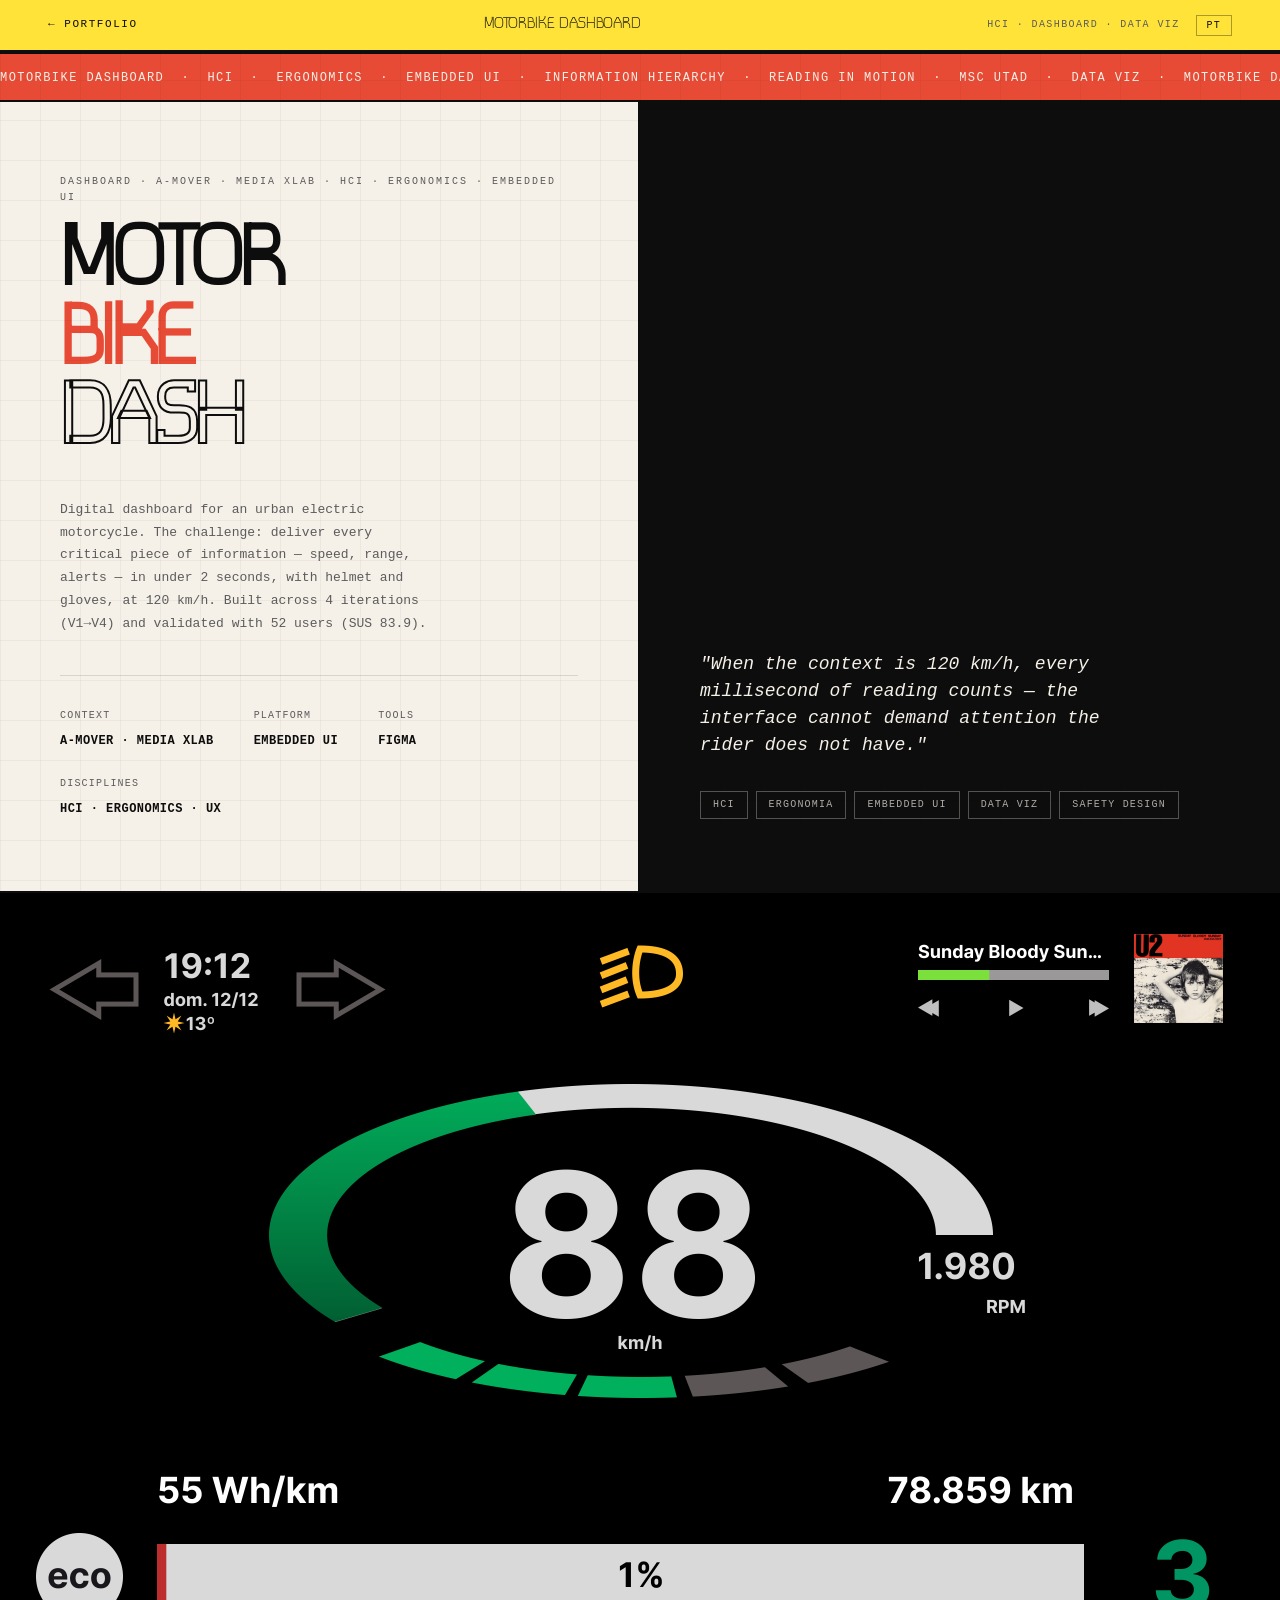
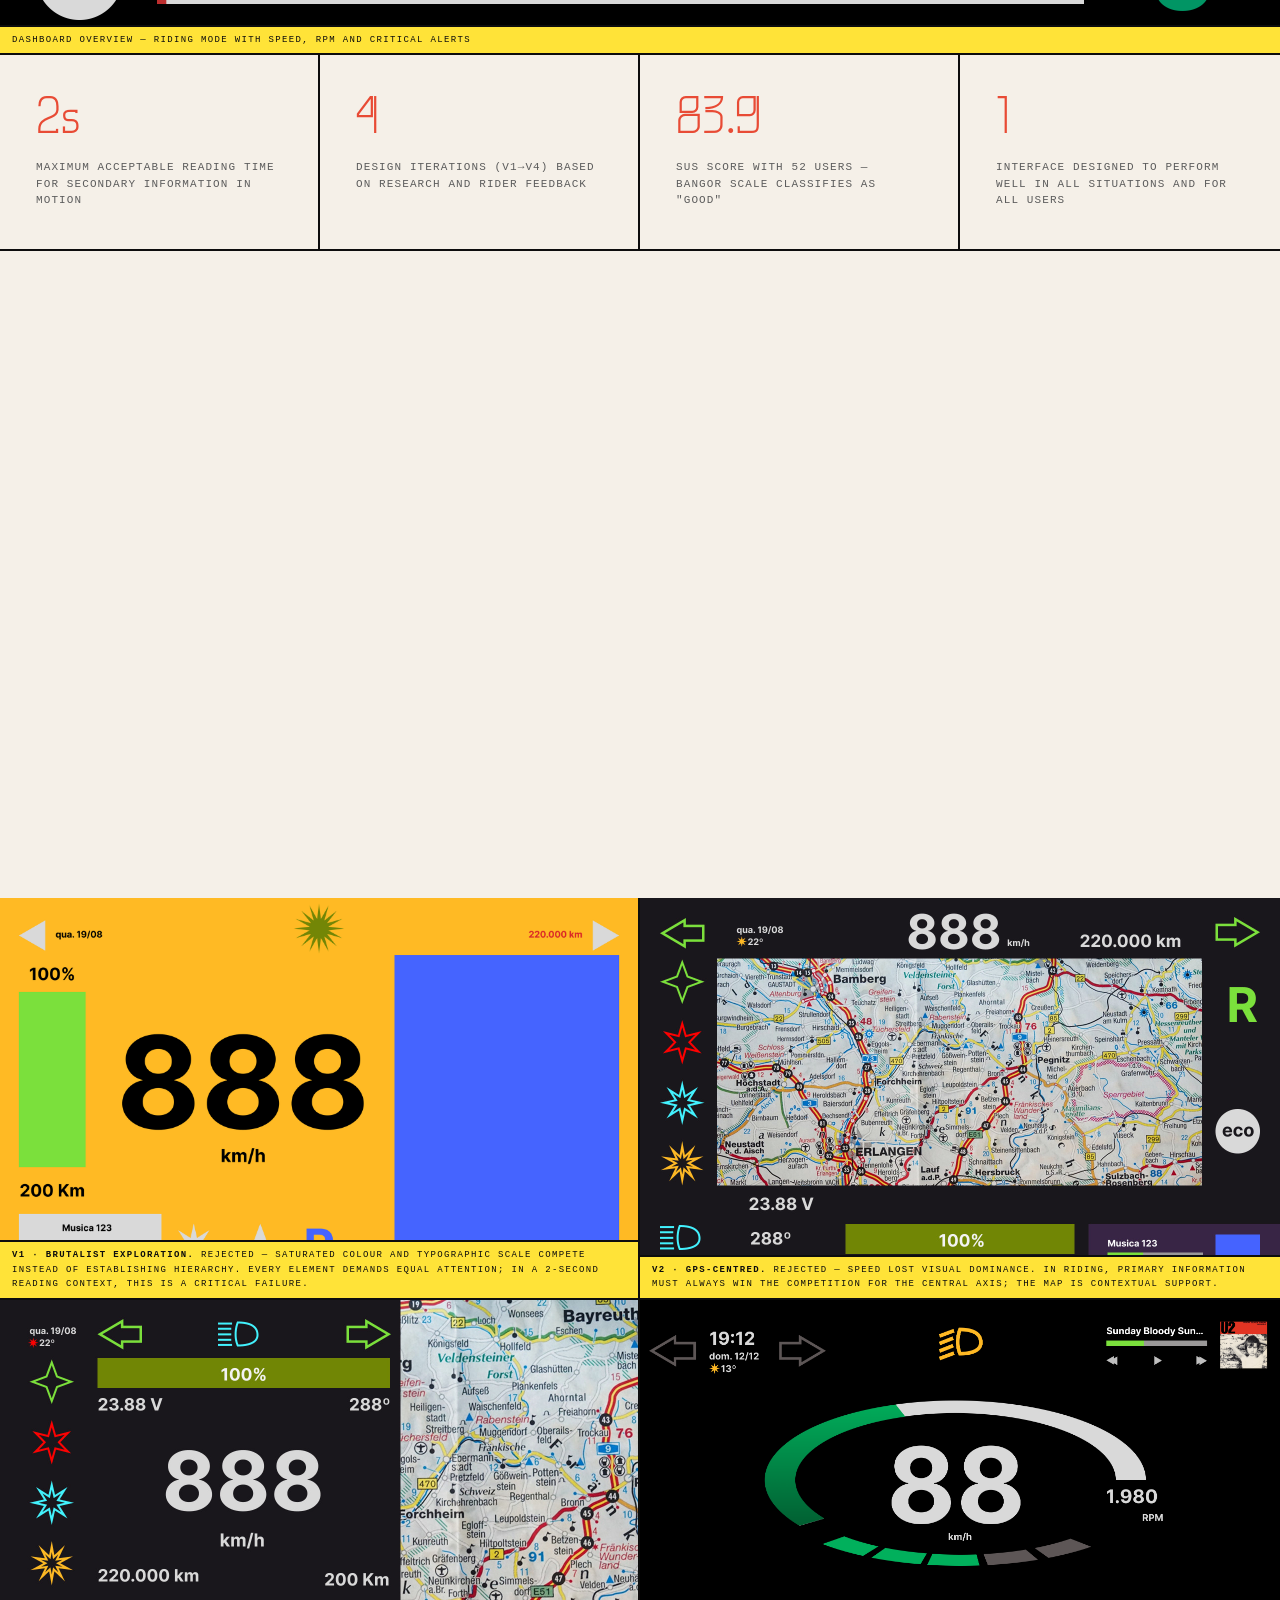
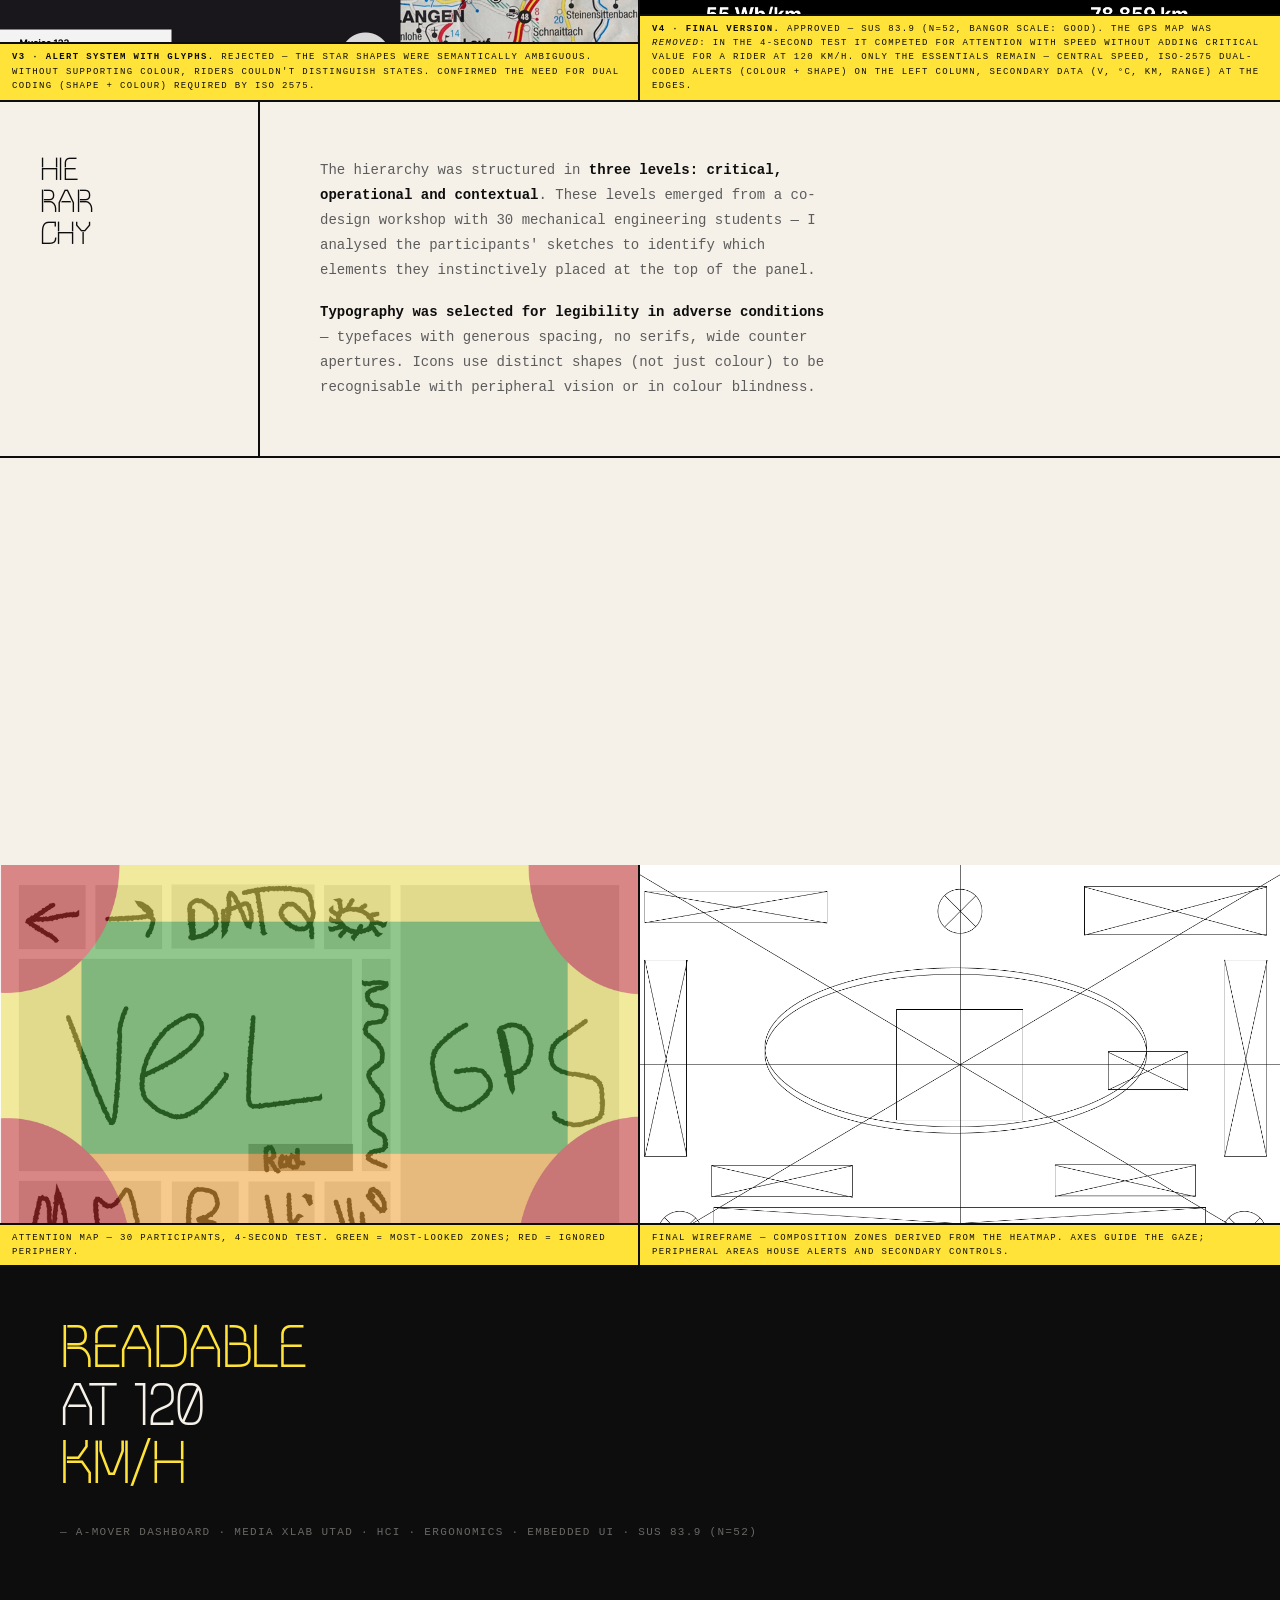
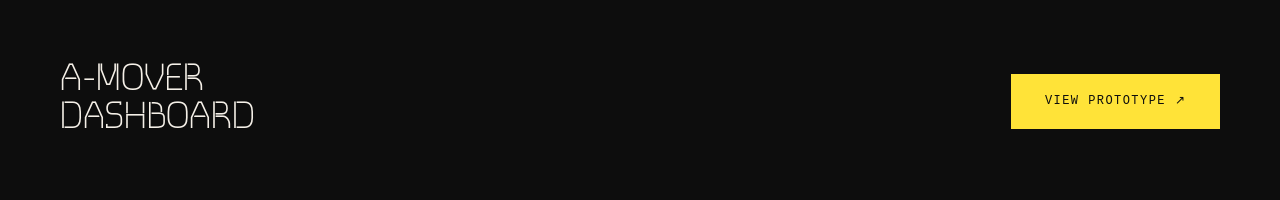
<file: motorbike.html>
<!DOCTYPE html>
<html lang="en">
<head>
<meta charset="UTF-8">
<link rel="icon" type="image/png" href="assets/ico.png">
<meta name="viewport" content="width=device-width,initial-scale=1">
<title>A-MoVeR Dashboard · Motocicleta Eléctrica — Gabriel Palaoro</title>
<meta name="description" content="Dashboard para motocicleta eléctrica urbana no projecto A-MoVeR (Media XLab, UTAD). 4 iterações de design validadas com 52 utilizadores — SUS 83.9. HCI, ergonomia, embedded UI.">
<style>

@font-face {
  font-family: 'Desconexa';
  src: url('[data-uri]');
  font-weight: normal;
  font-style: normal;
}
@import url('https://fonts.googleapis.com/css2?family=Spline+Sans+Mono:wght@300;400;500;600;700&display=swap');

:root {
  --yellow:  #FFE338;
  --coral:   #E84B35;
  --dark:    #0D0D0D;
  --warm:    #F5F0E8;
  --muted:   #5C5C5C;
  --border:  2px solid #0D0D0D;
  --fd: 'Desconexa', sans-serif;
  --fb: 'Spline Sans Mono', monospace;
}
*, *::before, *::after { margin:0; padding:0; box-sizing:border-box; }
html { scroll-behavior: smooth; }
body {
  background: var(--warm);
  color: var(--dark);
  font-family: var(--fb);
  font-size:14px;
  line-height:1.6;
  cursor: crosshair;
}
body::before {
  content:'';
  position:fixed;
  inset:0;
  background-image:
    linear-gradient(rgba(13,13,13,.04) 1px,transparent 1px),
    linear-gradient(90deg,rgba(13,13,13,.04) 1px,transparent 1px);
  background-size:40px 40px;
  pointer-events:none;
  z-index:0;
}
a { color:inherit; text-decoration:none; }

nav {
  position:sticky; top:0; z-index:100;
  background:var(--yellow); border-bottom:var(--border);
  display:flex; align-items:center; justify-content:space-between;
  padding:0 48px; height:52px;
}
.nav-back {
  display:flex; align-items:center; gap:10px;
  font-size:11px; text-transform:uppercase; letter-spacing:.14em;
  transition:opacity .15s;
}
.nav-back:hover { opacity:.6; }
.nav-title {
  font-family:var(--fd); font-size:17px;
  text-transform:uppercase; letter-spacing:-.01em;
}
.nav-cat {
  font-size:10px; text-transform:uppercase;
  letter-spacing:.14em; color:var(--muted);
}
.nav-right { display:flex; align-items:center; gap:16px; }
#lang-toggle {
  background: transparent;
  border: 1px solid rgba(13,13,13,.35);
  color: var(--dark);
  font-family: var(--fb);
  font-size: 10px;
  text-transform: uppercase;
  letter-spacing: .12em;
  padding: 4px 10px;
  cursor: pointer;
  transition: background .15s;
}
#lang-toggle:hover { background: rgba(13,13,13,.08); }

.hero {
  display:grid; grid-template-columns:1fr 1fr;
  border-bottom:var(--border); min-height:420px;
}
.hero-left {
  padding:72px 60px; border-right:var(--border);
  display:flex; flex-direction:column; justify-content:space-between;
}
.hero-right {
  background:var(--dark); color:var(--warm);
  padding:72px 60px;
  display:flex; flex-direction:column; justify-content:flex-end;
}
.hero-cat {
  font-size:10px; text-transform:uppercase;
  letter-spacing:.2em; color:var(--muted); margin-bottom:24px;
}
.hero-title {
  font-family:var(--fd);
  font-size:clamp(52px,7vw,96px);
  text-transform:uppercase; line-height:.88;
  letter-spacing:-.03em; margin-bottom:0;
}
.hero-title .a { color:var(--coral); }
.hero-title .o {
  -webkit-text-stroke:2px var(--dark); color:transparent;
}
.hero-sub {
  font-size:13px; line-height:1.75;
  color:var(--muted); max-width:380px; margin-top:32px;
}
.hero-meta {
  display:flex; flex-wrap:wrap; gap:24px 40px;
  margin-top:40px; padding-top:32px;
  border-top:1px solid rgba(13,13,13,.12);
}
.hero-meta-item label {
  display:block; font-size:10px;
  text-transform:uppercase; letter-spacing:.12em;
  color:var(--muted); margin-bottom:5px;
}
.hero-meta-item span { font-size:12px; font-weight:700;
  text-transform:uppercase; letter-spacing:.04em; }
.hero-quote {
  font-size:18px; line-height:1.5; font-style:italic;
  color:var(--warm); margin-bottom:32px; max-width:400px;
}
.hero-tags { display:flex; flex-wrap:wrap; gap:8px; }
.htag {
  font-size:10px; text-transform:uppercase; letter-spacing:.12em;
  border:1px solid rgba(245,240,232,.3); padding:5px 12px;
  color:rgba(245,240,232,.7);
}

.specs {
  display:grid; grid-template-columns:repeat(4,1fr);
  border-bottom:var(--border);
}
.spec { padding:40px 36px; border-right:var(--border); }
.spec:last-child { border-right:none; }
.spec-num {
  font-family:var(--fd); font-size:56px;
  line-height:1; margin-bottom:8px; color:var(--coral);
}
.spec-lbl {
  font-size:11px; text-transform:uppercase;
  letter-spacing:.1em; color:var(--muted); line-height:1.5;
}

.tsec {
  display:grid; grid-template-columns:260px 1fr;
  border-bottom:var(--border);
}
.tsec-lbl {
  padding:56px 40px; border-right:var(--border);
  font-family:var(--fd); font-size:34px;
  text-transform:uppercase; line-height:.95; letter-spacing:-.02em;
}
.tsec-body {
  padding:56px 60px; font-size:14px; line-height:1.8;
  color:var(--muted); max-width:640px;
}
.tsec-body strong { color:var(--dark); font-weight:700; }
.tsec-body p+p { margin-top:16px; }

.igrid { display:grid; border-bottom:var(--border); }
.igrid.c2 { grid-template-columns:1fr 1fr; }
.igrid.c3 { grid-template-columns:1fr 1fr 1fr; }
.igrid.c1 { grid-template-columns:1fr; }
.icell {
  border-right:var(--border); overflow:hidden;
  position:relative; background:var(--dark);
}
.icell:last-child { border-right:none; }
.icell.r16 { aspect-ratio:16/10; }
.icell.r21 { aspect-ratio:auto; }
.icell.r1 { aspect-ratio:1; }
.icell img {
  width:100%; height:100%; object-fit:cover;
  display:block; transition:transform .5s ease;
}
.icell:hover img { transform:scale(1.04); }
.ilbl {
  position:absolute; bottom:0; left:0; right:0;
  background:var(--yellow); border-top:var(--border);
  font-size:9px; text-transform:uppercase;
  letter-spacing:.15em; padding:6px 12px; font-family:var(--fb);
}

.cta-row {
  padding:60px; display:flex; align-items:center;
  justify-content:space-between;
  background:var(--dark); color:var(--warm);
}
.cta-title {
  font-family:var(--fd); font-size:40px;
  text-transform:uppercase; line-height:.95;
}
.cta-btn {
  display:inline-flex; align-items:center; gap:12px;
  background:var(--yellow); color:var(--dark);
  border:2px solid var(--yellow);
  padding:16px 32px; font-family:var(--fb);
  font-size:12px; text-transform:uppercase;
  letter-spacing:.12em; transition:background .15s,color .15s,border-color .15s;
}
.cta-btn:hover {
  background:var(--coral); border-color:var(--coral); color:var(--warm);
}

.dark-band {
  background:var(--dark); border-bottom:var(--border); padding:60px;
}

.mstrip {
  background:var(--coral); border-top:var(--border);
  border-bottom:var(--border); overflow:hidden;
  white-space:nowrap; padding:12px 0;
}
.mtrack {
  display:inline-block;
  animation:marquee 22s linear infinite;
  font-size:12px; text-transform:uppercase; letter-spacing:.12em;
  color:var(--warm);
}
@keyframes marquee {
  0%{transform:translateX(0)} 100%{transform:translateX(-50%)}
}

.rev { opacity:0; transform:translateY(20px);
  transition:opacity .55s ease,transform .55s ease; }
.rev.vis { opacity:1; transform:none; }

</style>
<link rel="stylesheet" href="assets/case-mobile.css">
</head>
<body>

<nav>
  <a href="portfolio.html" class="nav-back" data-pt="← Portfolio" data-en="← Portfolio">← Portfolio</a>
  <span class="nav-title">Motorbike Dashboard</span>
  <div class="nav-right">
    <span class="nav-cat" data-pt="HCI · Dashboard · Data Viz" data-en="HCI · Dashboard · Data Viz">HCI · Dashboard · Data Viz</span>
    <button id="lang-toggle" onclick="toggleLang()" aria-label="Switch language">EN</button>
  </div>
</nav>

<div class="mstrip">
  <div class="mtrack"
    data-pt="Motorbike Dashboard &nbsp;·&nbsp; HCI &nbsp;·&nbsp; Ergonomia &nbsp;·&nbsp; Embedded UI &nbsp;·&nbsp; Hierarquia de Informação &nbsp;·&nbsp; Leitura em Movimento &nbsp;·&nbsp; Mestrado UTAD &nbsp;·&nbsp; Data Viz &nbsp;·&nbsp; Motorbike Dashboard &nbsp;·&nbsp; HCI &nbsp;·&nbsp; Ergonomia &nbsp;·&nbsp; Embedded UI &nbsp;·&nbsp; Hierarquia de Informação &nbsp;·&nbsp; Leitura em Movimento &nbsp;·&nbsp; Mestrado UTAD &nbsp;·&nbsp; Data Viz &nbsp;·&nbsp;"
    data-en="Motorbike Dashboard &nbsp;·&nbsp; HCI &nbsp;·&nbsp; Ergonomics &nbsp;·&nbsp; Embedded UI &nbsp;·&nbsp; Information Hierarchy &nbsp;·&nbsp; Reading in Motion &nbsp;·&nbsp; MSc UTAD &nbsp;·&nbsp; Data Viz &nbsp;·&nbsp; Motorbike Dashboard &nbsp;·&nbsp; HCI &nbsp;·&nbsp; Ergonomics &nbsp;·&nbsp; Embedded UI &nbsp;·&nbsp; Information Hierarchy &nbsp;·&nbsp; Reading in Motion &nbsp;·&nbsp; MSc UTAD &nbsp;·&nbsp; Data Viz &nbsp;·&nbsp;">
    Motorbike Dashboard &nbsp;·&nbsp; HCI &nbsp;·&nbsp; Ergonomia &nbsp;·&nbsp; Embedded UI &nbsp;·&nbsp; Hierarquia de Informação &nbsp;·&nbsp; Leitura em Movimento &nbsp;·&nbsp; Mestrado UTAD &nbsp;·&nbsp; Data Viz &nbsp;·&nbsp;
    Motorbike Dashboard &nbsp;·&nbsp; HCI &nbsp;·&nbsp; Ergonomia &nbsp;·&nbsp; Embedded UI &nbsp;·&nbsp; Hierarquia de Informação &nbsp;·&nbsp; Leitura em Movimento &nbsp;·&nbsp; Mestrado UTAD &nbsp;·&nbsp; Data Viz &nbsp;·&nbsp;
  </div>
</div>

<div class="hero rev">
  <div class="hero-left">
    <div>
      <div class="hero-cat" data-pt="Dashboard · A-MoVeR · Media XLab · HCI · Ergonomia · Embedded UI" data-en="Dashboard · A-MoVeR · Media XLab · HCI · Ergonomics · Embedded UI">Dashboard · A-MoVeR · Media XLab · HCI · Ergonomia · Embedded UI</div>
      <h1 class="hero-title">Motor<br><span class="a">bike</span><br><span class="o">Dash</span></h1>
      <p class="hero-sub" data-pt="Dashboard digital para uma motocicleta eléctrica urbana. O desafio: dar ao condutor toda a informação crítica — velocidade, autonomia, alertas — em menos de 2 segundos, com capacete e luvas, a 120 km/h. Concebido em 4 iterações (V1→V4) e validado com 52 utilizadores (SUS 83.9)." data-en="Digital dashboard for an urban electric motorcycle. The challenge: deliver every critical piece of information — speed, range, alerts — in under 2 seconds, with helmet and gloves, at 120 km/h. Built across 4 iterations (V1→V4) and validated with 52 users (SUS 83.9).">Dashboard digital para uma motocicleta eléctrica urbana. O desafio: dar ao condutor toda a informação crítica — velocidade, autonomia, alertas — em menos de 2 segundos, com capacete e luvas, a 120 km/h. Concebido em 4 iterações (V1→V4) e validado com 52 utilizadores (SUS 83.9).</p>
    </div>
    <div class="hero-meta">
      <div class="hero-meta-item"><label data-pt="Contexto" data-en="Context">Contexto</label><span data-pt="A-MoVeR · Media XLab" data-en="A-MoVeR · Media XLab">A-MoVeR · Media XLab</span></div>
      <div class="hero-meta-item"><label data-pt="Plataforma" data-en="Platform">Plataforma</label><span>Embedded UI</span></div>
      <div class="hero-meta-item"><label>Tools</label><span>Figma</span></div>
      <div class="hero-meta-item"><label data-pt="Disciplinas" data-en="Disciplines">Disciplinas</label><span data-pt="HCI · Ergonomia · UX" data-en="HCI · Ergonomics · UX">HCI · Ergonomia · UX</span></div>
    </div>
  </div>
  <div class="hero-right">
    <p class="hero-quote" data-pt='"Quando o contexto é 120 km/h, cada milissegundo de leitura conta — a interface não pode pedir atenção que o condutor não tem."' data-en='"When the context is 120 km/h, every millisecond of reading counts — the interface cannot demand attention the rider does not have."'>"Quando o contexto é 120 km/h, cada milissegundo de leitura conta — a interface não pode pedir atenção que o condutor não tem."</p>
    <div class="hero-tags">
      <span class="htag">HCI</span>
      <span class="htag">Ergonomia</span>
      <span class="htag">Embedded UI</span>
      <span class="htag">Data Viz</span>
      <span class="htag">Safety Design</span>
    </div>
  </div>
</div>

<div class="igrid c1 rev">
  <div class="icell r21">
    <img src="assets/moto_hero.png" alt="Motorbike Dashboard — visão geral">
    <div class="ilbl" data-pt="Visão geral do dashboard — modo condução com velocidade, rotação e alertas críticos" data-en="Dashboard overview — riding mode with speed, RPM and critical alerts">Visão geral do dashboard — modo condução com velocidade, rotação e alertas críticos</div>
  </div>
</div>

<div class="specs rev">
  <div class="spec"><div class="spec-num">2s</div>
    <div class="spec-lbl" data-pt="Tempo máximo de leitura aceitável para informação secundária em movimento" data-en="Maximum acceptable reading time for secondary information in motion">Tempo máximo de leitura aceitável para informação secundária em movimento</div></div>
  <div class="spec"><div class="spec-num">4</div>
    <div class="spec-lbl" data-pt="Iterações de design (V1→V4) baseadas em research e feedback de condutores" data-en="Design iterations (V1→V4) based on research and rider feedback">Iterações de design (V1→V4) baseadas em research e feedback de condutores</div></div>
  <div class="spec"><div class="spec-num">83.9</div>
    <div class="spec-lbl" data-pt="Score SUS com 52 utilizadores — escala Bangor classifica como &quot;Good&quot;" data-en="SUS score with 52 users — Bangor scale classifies as &quot;Good&quot;">Score SUS com 52 utilizadores — escala Bangor classifica como "Good"</div></div>
  <div class="spec"><div class="spec-num">1</div>
    <div class="spec-lbl" data-pt="desenho de uma interface que desempenhe bem em todas as situações e utilizadores" data-en="Interface designed to perform well in all situations and for all users">desenho de uma interface que desempenhe bem em todas as situações e utilizadores&nbsp;</div></div>
</div>

<div class="tsec rev">
  <div class="tsec-lbl" data-pt="O<br>Projecto" data-en="The<br>Project">O<br>Projecto</div>
  <div class="tsec-body">
    <p data-pt="O dashboard de motocicleta é um dos contextos de uso mais exigentes em HCI — o utilizador está em movimento a velocidade elevada, usa equipamento que limita a motricidade fina (luvas) e não pode desviar a atenção do ambiente de condução por mais de alguns segundos. <strong>O design tem de ser correcto à primeira leitura.</strong>" data-en="The motorcycle dashboard is one of the most demanding use contexts in HCI — the user is moving at high speed, wearing equipment that limits fine motor control (gloves) and cannot divert attention from the riding environment for more than a few seconds. <strong>The design must be correct on the first read.</strong>">O dashboard de motocicleta é um dos contextos de uso mais exigentes em HCI — o utilizador está em movimento a velocidade elevada, usa equipamento que limita a motricidade fina (luvas) e não pode desviar a atenção do ambiente de condução por mais de alguns segundos. <strong>O design tem de ser correcto à primeira leitura.</strong></p>
    <p data-pt="O ponto de partida foi mapear o que os condutores precisam de ver — através de <strong>benchmark de dashboards existentes</strong> (analógicos e digitais) e do que sabemos sobre atenção dividida em contextos de condução. Ficou claro que a hierarquia se divide em três camadas: o que tem de ser lido imediatamente, o que pode ser consultado, e o que nunca deve tirar atenção da estrada." data-en="The starting point was to map what riders actually need to see — through <strong>benchmarking existing dashboards</strong> (analogue and digital) and what we know about divided attention in riding contexts. It became clear that the hierarchy splits into three layers: what must be read immediately, what can be consulted, and what should never pull attention from the road.">O ponto de partida foi mapear o que os condutores precisam de ver — através de <strong>benchmark de dashboards existentes</strong> (analógicos e digitais) e do que sabemos sobre atenção dividida em contextos de condução. Ficou claro que a hierarquia se divide em três camadas: o que tem de ser lido imediatamente, o que pode ser consultado, e o que nunca deve tirar atenção da estrada.</p>
  </div>
</div>


<div class="tsec rev">
  <div class="tsec-lbl" data-pt="V1<br>→<br>V4" data-en="V1<br>→<br>V4">V1<br>→<br>V4</div>
  <div class="tsec-body">
    <p data-pt="Quatro iterações completas, cada uma testada com utilizadores e refinada antes da seguinte. As três primeiras foram rejeitadas por razões diferentes — e é nas rejeições que se aprende o que a hierarquia precisa mesmo de proteger." data-en="Four complete iterations, each tested with users and refined before the next. The first three were rejected for different reasons — and it's in the rejections that you learn what the hierarchy actually needs to protect.">Quatro iterações completas, cada uma testada com utilizadores e refinada antes da seguinte. As três primeiras foram rejeitadas por razões diferentes — e é nas rejeições que se aprende o que a hierarquia precisa mesmo de proteger.</p>
  </div>
</div>

<div class="igrid c2 rev">
  <div class="icell r16">
    <img src="assets/amover_v1_brutalist.png" alt="V1 — Exploração brutalist">
    <div class="ilbl" data-pt="<strong>V1 · Exploração brutalist.</strong> Reprovada — cor saturada e escala tipográfica competem em vez de estabelecerem hierarquia. Cada elemento pede atenção igual; num contexto de leitura de 2s, isto é falha crítica." data-en="<strong>V1 · Brutalist exploration.</strong> Rejected — saturated colour and typographic scale compete instead of establishing hierarchy. Every element demands equal attention; in a 2-second reading context, this is a critical failure."><strong>V1 · Exploração brutalist.</strong> Reprovada — cor saturada e escala tipográfica competem em vez de estabelecerem hierarquia. Cada elemento pede atenção igual; num contexto de leitura de 2s, isto é falha crítica.</div>
  </div>
  <div class="icell r16">
    <img src="assets/amover_v2_gps.png" alt="V2 — GPS central">
    <div class="ilbl" data-pt="<strong>V2 · GPS central.</strong> Reprovada — a velocidade perdeu dominância visual. Em condução, a informação primária tem de ganhar sempre a competição pelo eixo central; o mapa é apoio contextual." data-en="<strong>V2 · GPS-centred.</strong> Rejected — speed lost visual dominance. In riding, primary information must always win the competition for the central axis; the map is contextual support."><strong>V2 · GPS central.</strong> Reprovada — a velocidade perdeu dominância visual. Em condução, a informação primária tem de ganhar sempre a competição pelo eixo central; o mapa é apoio contextual.</div>
  </div>
</div>

<div class="igrid c2 rev">
  <div class="icell r16">
    <img src="assets/amover_v3_warnings.png" alt="V3 — Sistema de alertas">
    <div class="ilbl" data-pt="<strong>V3 · Sistema de alertas com glifos.</strong> Reprovada — as formas de estrela eram semanticamente ambíguas. Sem cor de suporte, os condutores não distinguiam estados. Confirmou a necessidade de dupla-codificação (forma + cor) exigida pela ISO 2575." data-en="<strong>V3 · Alert system with glyphs.</strong> Rejected — the star shapes were semantically ambiguous. Without supporting colour, riders couldn't distinguish states. Confirmed the need for dual coding (shape + colour) required by ISO 2575."><strong>V3 · Sistema de alertas com glifos.</strong> Reprovada — as formas de estrela eram semanticamente ambíguas. Sem cor de suporte, os condutores não distinguiam estados. Confirmou a necessidade de dupla-codificação (forma + cor) exigida pela ISO 2575.</div>
  </div>
  <div class="icell r16">
    <img src="assets/moto_hero.png" alt="V4 — Versão final validada">
    <div class="ilbl" data-pt="<strong>V4 · Versão final.</strong> Aprovada — SUS 83.9 (n=52, escala Bangor: Good). O mapa GPS foi <em>removido</em>: no teste de 4 segundos disputava atenção com a velocidade sem trazer valor crítico ao condutor a 120 km/h. Sobra o essencial — velocidade central, alertas ISO-2575 dual-coded (cor + forma) na coluna esquerda, dados secundários (V, °C, km, autonomia) em bordas." data-en="<strong>V4 · Final version.</strong> Approved — SUS 83.9 (n=52, Bangor scale: Good). The GPS map was <em>removed</em>: in the 4-second test it competed for attention with speed without adding critical value for a rider at 120 km/h. Only the essentials remain — central speed, ISO-2575 dual-coded alerts (colour + shape) on the left column, secondary data (V, °C, km, range) at the edges."><strong>V4 · Versão final.</strong> Aprovada — SUS 83.9 (n=52, escala Bangor: Good). O mapa GPS foi <em>removido</em>: no teste de 4 segundos disputava atenção com a velocidade sem trazer valor crítico ao condutor a 120 km/h. Sobra o essencial — velocidade central, alertas ISO-2575 dual-coded (cor + forma) na coluna esquerda, dados secundários (V, °C, km, autonomia) em bordas.</div>
  </div>
</div>

<div class="tsec rev">
  <div class="tsec-lbl" data-pt="Hie<br>rar<br>quia" data-en="Hie<br>rar<br>chy">Hie<br>rar<br>quia</div>
  <div class="tsec-body">
    <p data-pt="A hierarquia foi estruturada em <strong>três níveis: crítico, operacional e contextual</strong>. Estes níveis emergiram de um workshop de co-design com 30 estudantes de engenharia mecânica — analisei os esboços dos participantes para identificar quais os elementos que instintivamente colocam no topo do painel." data-en="The hierarchy was structured in <strong>three levels: critical, operational and contextual</strong>. These levels emerged from a co-design workshop with 30 mechanical engineering students — I analysed the participants' sketches to identify which elements they instinctively placed at the top of the panel.">A hierarquia foi estruturada em <strong>três níveis: crítico, operacional e contextual</strong>. Estes níveis emergiram de um workshop de co-design com 30 estudantes de engenharia mecânica — analisei os esboços dos participantes para identificar quais os elementos que instintivamente colocam no topo do painel.</p>
    <p data-pt="A <strong>tipografia foi escolhida por legibilidade em condições adversas</strong> — fontes com espaçamento generoso, sem serifas, com abertura de contadores ampla. Os ícones usam formas distintas (não apenas cor) para serem reconhecíveis com visão periférica ou em daltonismo." data-en="<strong>Typography was selected for legibility in adverse conditions</strong> — typefaces with generous spacing, no serifs, wide counter apertures. Icons use distinct shapes (not just colour) to be recognisable with peripheral vision or in colour blindness.">A <strong>tipografia foi escolhida por legibilidade em condições adversas</strong> — fontes com espaçamento generoso, sem serifas, com abertura de contadores ampla. Os ícones usam formas distintas (não apenas cor) para serem reconhecíveis com visão periférica ou em daltonismo.</p>
  </div>
</div>

<div class="tsec rev">
  <div class="tsec-lbl" data-pt="Attention<br>Map" data-en="Attention<br>Map">Attention<br>Map</div>
  <div class="tsec-body">
    <p data-pt="Para validar a hierarquia final usei um <strong>five-second test adaptado para 4 segundos</strong> — o tempo real que um condutor tem para consultar o painel a 120 km/h. Os pontos de fixação de 30 participantes foram agregados num mapa de calor sobre wireframe, revelando onde a atenção realmente cai." data-en="To validate the final hierarchy I used a <strong>five-second test adapted to 4 seconds</strong> — the actual time a rider has to consult the panel at 120 km/h. Fixation points from 30 participants were aggregated into a heatmap over the wireframe, revealing where attention actually lands.">Para validar a hierarquia final usei um <strong>five-second test adaptado para 4 segundos</strong> — o tempo real que um condutor tem para consultar o painel a 120 km/h. Os pontos de fixação de 30 participantes foram agregados num mapa de calor sobre wireframe, revelando onde a atenção realmente cai.</p>
    <p data-pt="<strong>Verde intenso</strong> = zona olhada primeiro. <strong>Vermelho/rosa</strong> = periferia ignorada. Confirmou que velocidade (VEL) e GPS têm de partilhar a zona central; dados secundários (voltagem, autonomia, hora) migram para bordas; alertas críticos ocupam a coluna esquerda — quadrante mais ignorado pelo olhar directo, mas o mais preservado pela visão periférica." data-en="<strong>Deep green</strong> = zones looked at first. <strong>Red/pink</strong> = ignored periphery. Confirmed that speed (VEL) and GPS must share the central zone; secondary data (voltage, range, time) migrate to edges; critical alerts occupy the left column — the quadrant most ignored by direct gaze but the most preserved by peripheral vision."><strong>Verde intenso</strong> = zona olhada primeiro. <strong>Vermelho/rosa</strong> = periferia ignorada. Confirmou que velocidade (VEL) e GPS têm de partilhar a zona central; dados secundários (voltagem, autonomia, hora) migram para bordas; alertas críticos ocupam a coluna esquerda — quadrante mais ignorado pelo olhar directo, mas o mais preservado pela visão periférica.</p>
  </div>
</div>

<div class="igrid c2 rev">
  <div class="icell r16">
    <img src="assets/amover_heatmap.png" alt="Attention heatmap sobre wireframe — 30 participantes, teste de 4 segundos">
    <div class="ilbl" data-pt="Mapa de atenção — 30 participantes, teste de 4 segundos. Verde = zonas mais olhadas; vermelho = periferia ignorada." data-en="Attention map — 30 participants, 4-second test. Green = most-looked zones; red = ignored periphery.">Mapa de atenção — 30 participantes, teste de 4 segundos. Verde = zonas mais olhadas; vermelho = periferia ignorada.</div>
  </div>
  <div class="icell r16">
    <img src="assets/amover_wireframe.png" alt="Wireframe final — zonas de composição derivadas do heatmap">
    <div class="ilbl" data-pt="Wireframe final — zonas de composição derivadas do heatmap. Eixos guiam o olhar; áreas periféricas alojam alertas e controlos secundários." data-en="Final wireframe — composition zones derived from the heatmap. Axes guide the gaze; peripheral areas house alerts and secondary controls.">Wireframe final — zonas de composição derivadas do heatmap. Eixos guiam o olhar; áreas periféricas alojam alertas e controlos secundários.</div>
  </div>
</div>

<div class="dark-band rev" style="border-bottom:var(--border);">
  <div style="font-family:var(--fd);font-size:clamp(36px,5vw,72px);color:var(--warm);line-height:.9;text-transform:uppercase;letter-spacing:-.02em;margin-bottom:24px;"
    data-pt="<span style='color:var(--yellow);'>Legível</span><br>a 120<br><span style='color:var(--yellow);'>km/h</span>"
    data-en="<span style='color:var(--yellow);'>Readable</span><br>at 120<br><span style='color:var(--yellow);'>km/h</span>">
    <span style="color:var(--yellow);">Legível</span><br>
    a 120<br>
    <span style="color:var(--yellow);">km/h</span>
  </div>
  <p style="font-size:11px;color:rgba(245,240,232,.4);text-transform:uppercase;letter-spacing:.12em;margin-top:16px;"
    data-pt="— A-MoVeR Dashboard · Media XLab UTAD · HCI · Ergonomia · Embedded UI · SUS 83.9 (n=52)"
    data-en="— A-MoVeR Dashboard · Media XLab UTAD · HCI · Ergonomics · Embedded UI · SUS 83.9 (n=52)">
    — A-MoVeR Dashboard · Media XLab UTAD · HCI · Ergonomia · Embedded UI · SUS 83.9 (n=52)
  </p>
</div>

<div class="cta-row rev">
  <div class="cta-title">A-MoVeR<br>Dashboard</div>
  <a href="https://www.figma.com/proto/ZhPeI3JnitRsGyehLN78l8" target="_blank" class="cta-btn" data-pt="Ver protótipo ↗" data-en="View prototype ↗">Ver protótipo ↗</a>
</div>

<script>
let currentLang = 'en';
function applyLang() {
  document.documentElement.lang = currentLang;
  var lt = document.getElementById('lang-toggle');
  if (lt) lt.textContent = currentLang === 'pt' ? 'EN' : 'PT';
  document.querySelectorAll('[data-pt][data-en]').forEach(el => {
    if (el.dataset[currentLang]) el.innerHTML = el.dataset[currentLang];
  });
}
function toggleLang() {
  currentLang = currentLang === 'pt' ? 'en' : 'pt';
  applyLang();
}
if (document.readyState === 'loading') {
  document.addEventListener('DOMContentLoaded', applyLang);
} else {
  applyLang();
}
const obs = new IntersectionObserver(es => es.forEach(e => {
  if(e.isIntersecting) e.target.classList.add('vis');
}), {threshold:.08});
document.querySelectorAll('.rev').forEach(el => obs.observe(el));
</script>
</body>
</html>
</file>
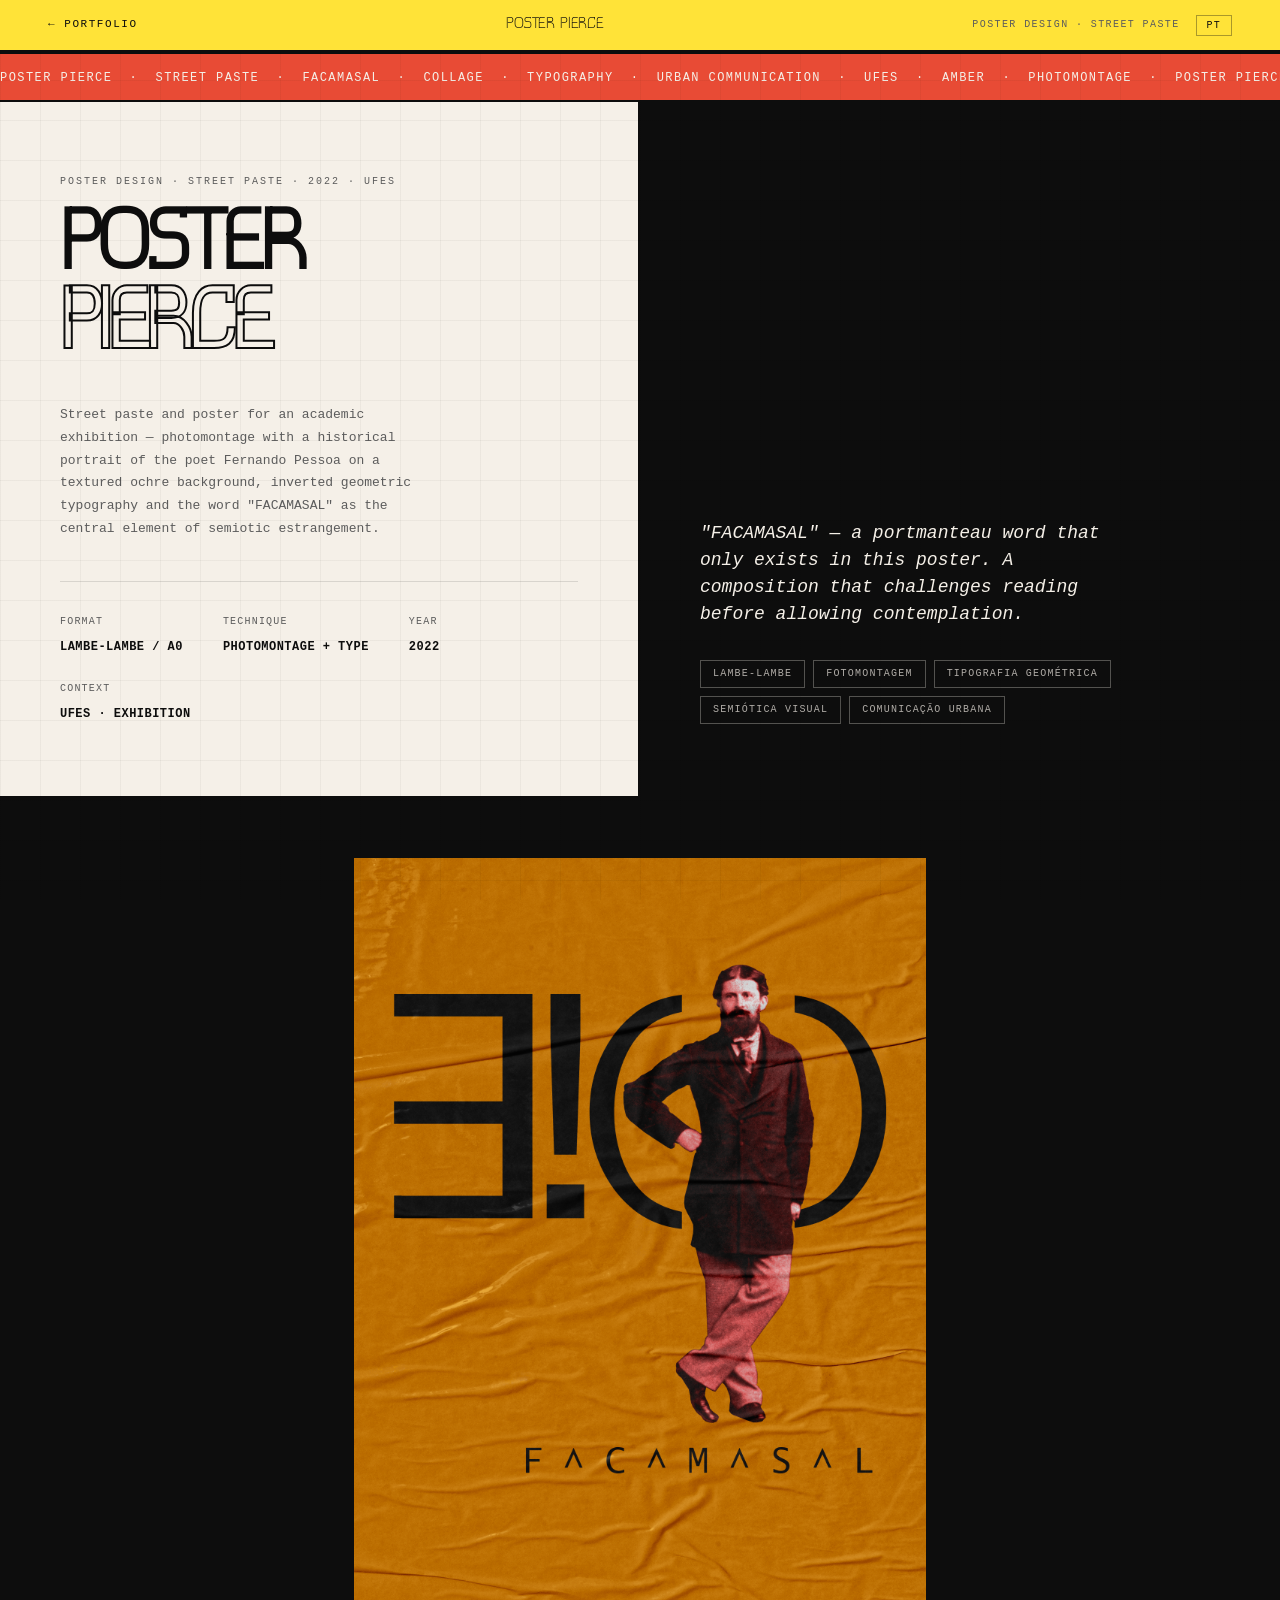
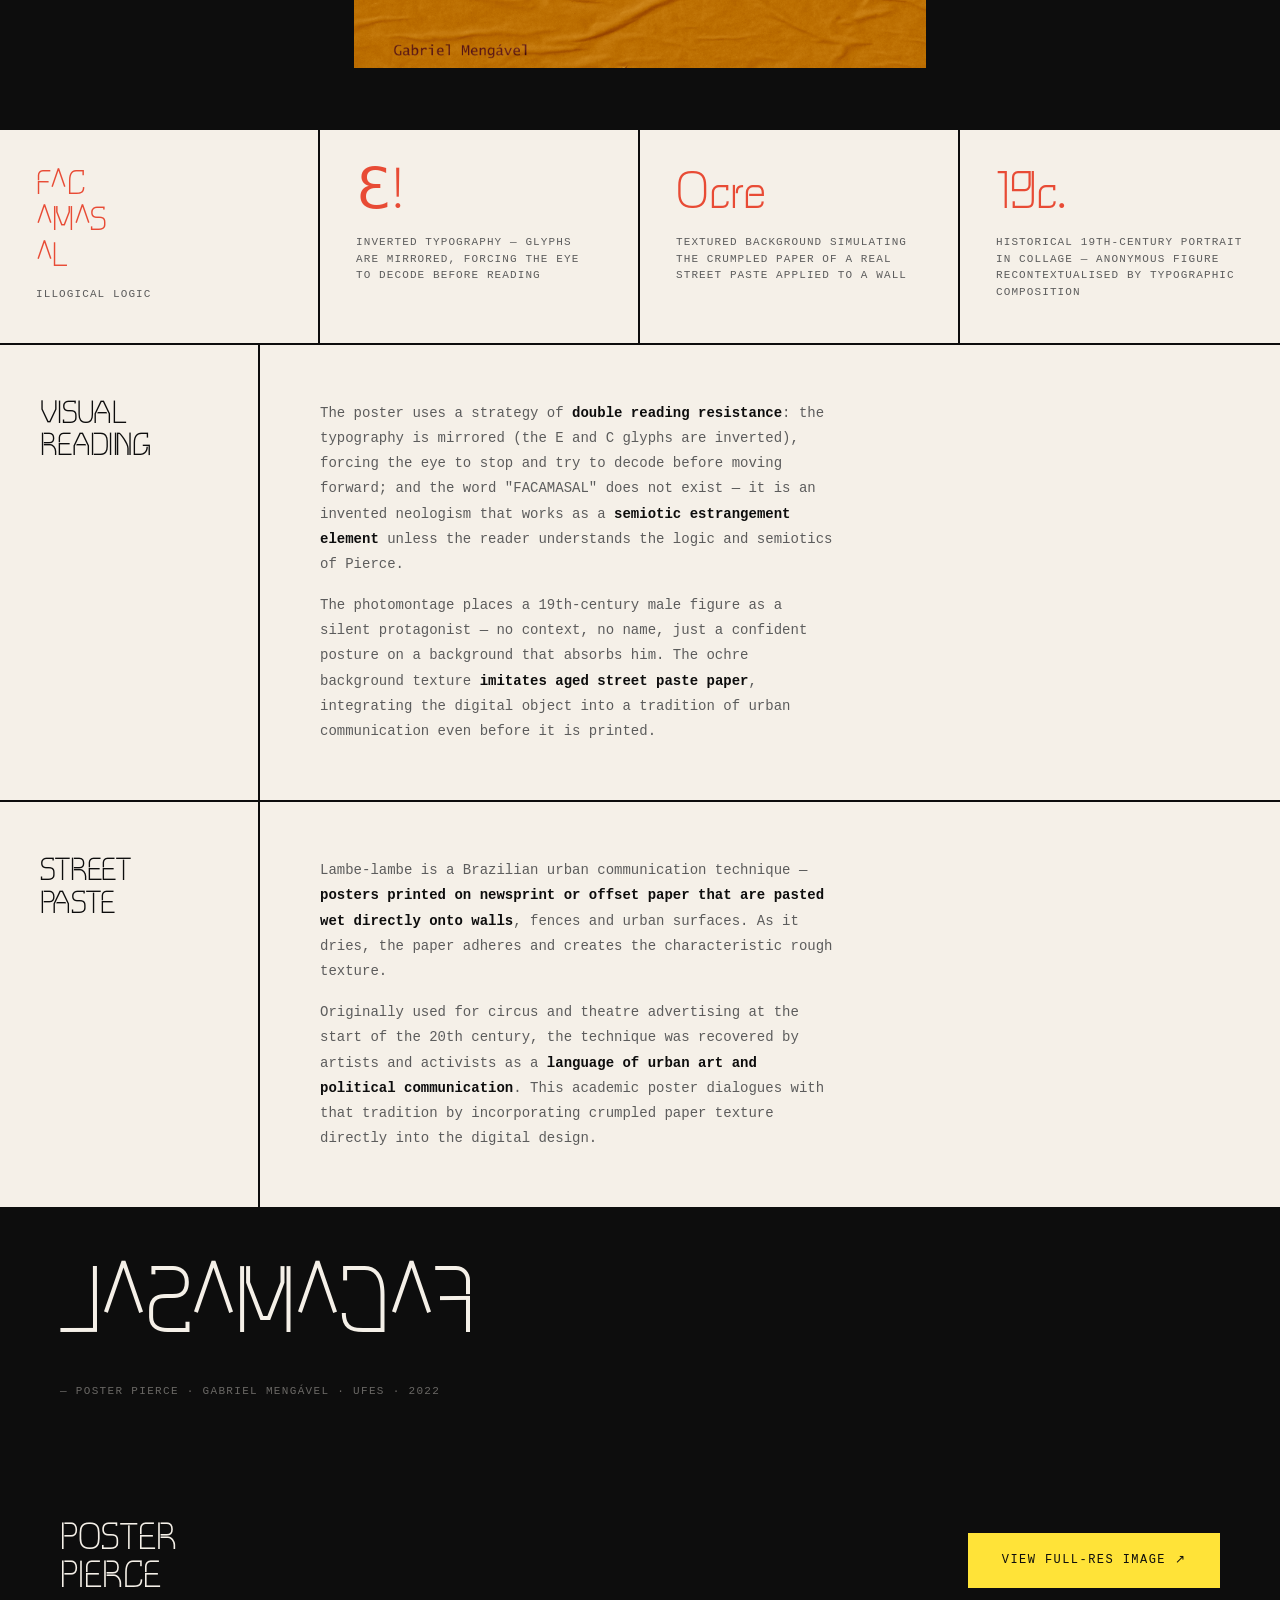
<file: pierce.html>
<!DOCTYPE html>
<html lang="en">
<head>
<meta charset="UTF-8">
<link rel="icon" type="image/png" href="assets/ico.png">
<meta name="viewport" content="width=device-width,initial-scale=1">
<title>Poster Pierce — Gabriel Mengável</title>
<style>

@font-face {
  font-family: 'Desconexa';
  src: url('[data-uri]') format('opentype');
  font-weight: normal;
  font-style: normal;
}
@import url('https://fonts.googleapis.com/css2?family=Spline+Sans+Mono:wght@300;400;500;600;700&display=swap');

:root {
  --yellow:  #FFE338;
  --coral:   #E84B35;
  --dark:    #0D0D0D;
  --warm:    #F5F0E8;
  --muted:   #5C5C5C;
  --border:  2px solid #0D0D0D;
  --fd: 'Desconexa', sans-serif;
  --fb: 'Spline Sans Mono', monospace;
}
*, *::before, *::after { margin:0; padding:0; box-sizing:border-box; }
html { scroll-behavior: smooth; }
body {
  background: var(--warm);
  color: var(--dark);
  font-family: var(--fb);
  font-size:14px;
  line-height:1.6;
  cursor: crosshair;
}
body::before {
  content:'';
  position:fixed;
  inset:0;
  background-image:
    linear-gradient(rgba(13,13,13,.04) 1px,transparent 1px),
    linear-gradient(90deg,rgba(13,13,13,.04) 1px,transparent 1px);
  background-size:40px 40px;
  pointer-events:none;
  z-index:0;
}
a { color:inherit; text-decoration:none; }

/* ── NAV ── */
nav {
  position:sticky; top:0; z-index:100;
  background:var(--yellow); border-bottom:var(--border);
  display:flex; align-items:center; justify-content:space-between;
  padding:0 48px; height:52px;
}
.nav-back {
  display:flex; align-items:center; gap:10px;
  font-size:11px; text-transform:uppercase; letter-spacing:.14em;
  transition:opacity .15s;
}
.nav-back:hover { opacity:.6; }
.nav-title {
  font-family:var(--fd); font-size:17px;
  text-transform:uppercase; letter-spacing:-.01em;
}
.nav-cat {
  font-size:10px; text-transform:uppercase;
  letter-spacing:.14em; color:var(--muted);
}
.nav-right { display:flex; align-items:center; gap:16px; }
#lang-toggle {
  background: transparent;
  border: 1px solid rgba(13,13,13,.35);
  color: var(--dark);
  font-family: var(--fb);
  font-size: 10px;
  text-transform: uppercase;
  letter-spacing: .12em;
  padding: 4px 10px;
  cursor: pointer;
  transition: background .15s;
}
#lang-toggle:hover { background: rgba(13,13,13,.08); }

/* ── HERO ── */
.hero {
  display:grid; grid-template-columns:1fr 1fr;
  border-bottom:var(--border); min-height:420px;
}
.hero-left {
  padding:72px 60px; border-right:var(--border);
  display:flex; flex-direction:column; justify-content:space-between;
}
.hero-right {
  background:var(--dark); color:var(--warm);
  padding:72px 60px;
  display:flex; flex-direction:column; justify-content:flex-end;
}
.hero-cat {
  font-size:10px; text-transform:uppercase;
  letter-spacing:.2em; color:var(--muted); margin-bottom:24px;
}
.hero-title {
  font-family:var(--fd);
  font-size:clamp(52px,7vw,96px);
  text-transform:uppercase; line-height:.88;
  letter-spacing:-.03em; margin-bottom:0;
}
.hero-title .a { color:var(--coral); }
.hero-title .o {
  -webkit-text-stroke:2px var(--dark); color:transparent;
}
.hero-sub {
  font-size:13px; line-height:1.75;
  color:var(--muted); max-width:380px; margin-top:32px;
}
.hero-meta {
  display:flex; flex-wrap:wrap; gap:24px 40px;
  margin-top:40px; padding-top:32px;
  border-top:1px solid rgba(13,13,13,.12);
}
.hero-meta-item label {
  display:block; font-size:10px;
  text-transform:uppercase; letter-spacing:.12em;
  color:var(--muted); margin-bottom:5px;
}
.hero-meta-item span { font-size:12px; font-weight:700;
  text-transform:uppercase; letter-spacing:.04em; }
.hero-quote {
  font-size:18px; line-height:1.5; font-style:italic;
  color:var(--warm); margin-bottom:32px; max-width:400px;
}
.hero-tags { display:flex; flex-wrap:wrap; gap:8px; }
.htag {
  font-size:10px; text-transform:uppercase; letter-spacing:.12em;
  border:1px solid rgba(245,240,232,.3); padding:5px 12px;
  color:rgba(245,240,232,.7);
}

/* ── PALETTE ── */
.palette { display:flex; border-bottom:var(--border); }
.swatch {
  flex:1; height:120px; border-right:var(--border);
  display:flex; align-items:flex-end; padding:12px 16px;
  font-size:10px; text-transform:uppercase; letter-spacing:.1em;
  font-family:var(--fb);
}
.swatch:last-child { border-right:none; }

/* ── SPECS ── */
.specs {
  display:grid; grid-template-columns:repeat(4,1fr);
  border-bottom:var(--border);
}
.spec { padding:40px 36px; border-right:var(--border); }
.spec:last-child { border-right:none; }
.spec-num {
  font-family:var(--fd); font-size:56px;
  line-height:1; margin-bottom:8px; color:var(--coral);
}
.spec-lbl {
  font-size:11px; text-transform:uppercase;
  letter-spacing:.1em; color:var(--muted); line-height:1.5;
}

/* ── TEXT SECTION ── */
.tsec {
  display:grid; grid-template-columns:260px 1fr;
  border-bottom:var(--border);
}
.tsec-lbl {
  padding:56px 40px; border-right:var(--border);
  font-family:var(--fd); font-size:34px;
  text-transform:uppercase; line-height:.95; letter-spacing:-.02em;
}
.tsec-body {
  padding:56px 60px; font-size:14px; line-height:1.8;
  color:var(--muted); max-width:640px;
}
.tsec-body strong { color:var(--dark); font-weight:700; }
.tsec-body p+p { margin-top:16px; }

/* ── IMAGE GRID ── */
.igrid { display:grid; border-bottom:var(--border); }
.igrid.c2 { grid-template-columns:1fr 1fr; }
.igrid.c3 { grid-template-columns:1fr 1fr 1fr; }
.igrid.c1 { grid-template-columns:1fr; }
.icell {
  border-right:var(--border); overflow:hidden;
  position:relative; background:var(--dark);
}
.icell:last-child { border-right:none; }
.icell.r16 { aspect-ratio:16/10; }
.icell.r21 { aspect-ratio:21/9; }
.icell.r1 { aspect-ratio:1; }
.icell.r9 { aspect-ratio:9/16; max-height:600px; }
.icell img {
  width:100%; height:100%; object-fit:cover;
  display:block; transition:transform .5s ease;
}
.icell:hover img { transform:scale(1.04); }
.ilbl {
  position:absolute; bottom:0; left:0; right:0;
  background:var(--yellow); border-top:var(--border);
  font-size:9px; text-transform:uppercase;
  letter-spacing:.15em; padding:6px 12px; font-family:var(--fb);
}

/* ── CTA ROW ── */
.cta-row {
  padding:60px; display:flex; align-items:center;
  justify-content:space-between;
  background:var(--dark); color:var(--warm);
}
.cta-title {
  font-family:var(--fd); font-size:40px;
  text-transform:uppercase; line-height:.95;
}
.cta-btn {
  display:inline-flex; align-items:center; gap:12px;
  background:var(--yellow); color:var(--dark);
  border:2px solid var(--yellow);
  padding:16px 32px; font-family:var(--fb);
  font-size:12px; text-transform:uppercase;
  letter-spacing:.12em; transition:background .15s,color .15s,border-color .15s;
}
.cta-btn:hover {
  background:var(--coral); border-color:var(--coral); color:var(--warm);
}
.cta-disabled {
  opacity:.5; cursor:default; pointer-events:none;
}

/* ── FULL BLEED DARK ── */
.dark-band {
  background:var(--dark); border-bottom:var(--border); padding:60px;
}
/* ── MARQUEE STRIP ── */
.mstrip {
  background:var(--coral); border-top:var(--border);
  border-bottom:var(--border); overflow:hidden;
  white-space:nowrap; padding:12px 0;
}
.mtrack {
  display:inline-block;
  animation:marquee 20s linear infinite;
  font-size:12px; text-transform:uppercase; letter-spacing:.12em;
  color:var(--warm);
}
@keyframes marquee {
  0%{transform:translateX(0)} 100%{transform:translateX(-50%)}
}
/* ── REVEAL ── */
.rev { opacity:0; transform:translateY(20px);
  transition:opacity .55s ease,transform .55s ease; }
.rev.vis { opacity:1; transform:none; }

.poster-full {
  display:flex; justify-content:center; align-items:center;
  padding:60px; background:var(--dark); border-bottom:var(--border);
}
.poster-full img {
  max-height:90vh; max-width:100%; object-fit:contain;
  display:block;
}
</style>
<link rel="stylesheet" href="assets/case-mobile.css">
</head>
<body>
<nav>
  <a href="portfolio.html" class="nav-back" data-pt="← Portfolio" data-en="← Portfolio">← Portfolio</a>
  <span class="nav-title">Poster Pierce</span>
  <div class="nav-right">
    <span class="nav-cat" data-pt="Poster Design · Lambe-lambe" data-en="Poster Design · Street Paste">Poster Design · Lambe-lambe</span>
    <button id="lang-toggle" onclick="toggleLang()" aria-label="Switch language">EN</button>
  </div>
</nav>

<div class="mstrip">
  <div class="mtrack"
    data-pt="Poster Pierce &nbsp;·&nbsp; Lambe-lambe &nbsp;·&nbsp; FACAMASAL &nbsp;·&nbsp; Colagem &nbsp;·&nbsp; Tipografia &nbsp;·&nbsp; Comunicação Urbana &nbsp;·&nbsp; UFES &nbsp;·&nbsp; Amber &nbsp;·&nbsp; Fotomontagem &nbsp;·&nbsp; Poster Pierce &nbsp;·&nbsp; Lambe-lambe &nbsp;·&nbsp; FACAMASAL &nbsp;·&nbsp; Colagem &nbsp;·&nbsp; Tipografia &nbsp;·&nbsp; Comunicação Urbana &nbsp;·&nbsp; UFES &nbsp;·&nbsp; Amber &nbsp;·&nbsp; Fotomontagem &nbsp;·&nbsp;"
    data-en="Poster Pierce &nbsp;·&nbsp; Street Paste &nbsp;·&nbsp; FACAMASAL &nbsp;·&nbsp; Collage &nbsp;·&nbsp; Typography &nbsp;·&nbsp; Urban Communication &nbsp;·&nbsp; UFES &nbsp;·&nbsp; Amber &nbsp;·&nbsp; Photomontage &nbsp;·&nbsp; Poster Pierce &nbsp;·&nbsp; Street Paste &nbsp;·&nbsp; FACAMASAL &nbsp;·&nbsp; Collage &nbsp;·&nbsp; Typography &nbsp;·&nbsp; Urban Communication &nbsp;·&nbsp; UFES &nbsp;·&nbsp; Amber &nbsp;·&nbsp; Photomontage &nbsp;·&nbsp;">
    Poster Pierce &nbsp;·&nbsp; Lambe-lambe &nbsp;·&nbsp; FACAMASAL &nbsp;·&nbsp; Colagem &nbsp;·&nbsp; Tipografia &nbsp;·&nbsp; Comunicação Urbana &nbsp;·&nbsp; UFES &nbsp;·&nbsp; Amber &nbsp;·&nbsp; Fotomontagem &nbsp;·&nbsp;
    Poster Pierce &nbsp;·&nbsp; Lambe-lambe &nbsp;·&nbsp; FACAMASAL &nbsp;·&nbsp; Colagem &nbsp;·&nbsp; Tipografia &nbsp;·&nbsp; Comunicação Urbana &nbsp;·&nbsp; UFES &nbsp;·&nbsp; Amber &nbsp;·&nbsp; Fotomontagem &nbsp;·&nbsp;
  </div>
</div>

<div class="hero rev">
  <div class="hero-left">
    <div>
      <div class="hero-cat" data-pt="Poster Design · Lambe-lambe · 2022 · UFES" data-en="Poster Design · Street Paste · 2022 · UFES">Poster Design · Lambe-lambe · 2022 · UFES</div>
      <h1 class="hero-title">Poster<br><span class="o">Pierce</span></h1>
      <p class="hero-sub" data-pt='Lambe-lambe e poster para exposição académica — fotomontagem com retrato histórico do poeta Fernando Pessoa sobre fundo ocre texturado, tipografia geométrica invertida e a palavra "FACAMASAL" como elemento central de estranhamento semiótico.' data-en='Street paste and poster for an academic exhibition — photomontage with a historical portrait of the poet Fernando Pessoa on a textured ochre background, inverted geometric typography and the word "FACAMASAL" as the central element of semiotic estrangement.'>Lambe-lambe e poster para exposição académica — fotomontagem com retrato histórico do poeta Fernando Pessoa sobre fundo ocre texturado, tipografia geométrica invertida e a palavra "FACAMASAL" como elemento central de estranhamento semiótico.</p>
    </div>
    <div class="hero-meta">
      <div class="hero-meta-item"><label data-pt="Formato" data-en="Format">Formato</label><span>Lambe-lambe / A0</span></div>
      <div class="hero-meta-item"><label data-pt="Técnica" data-en="Technique">Técnica</label><span data-pt="Fotomontagem + tipo" data-en="Photomontage + type">Fotomontagem + tipo</span></div>
      <div class="hero-meta-item"><label data-pt="Ano" data-en="Year">Ano</label><span>2022</span></div>
      <div class="hero-meta-item"><label data-pt="Contexto" data-en="Context">Contexto</label><span data-pt="UFES · Exposição" data-en="UFES · Exhibition">UFES · Exposição</span></div>
    </div>
  </div>
  <div class="hero-right">
    <p class="hero-quote" data-pt='"FACAMASAL" — palavra-valise que só existe neste poster. Uma composição que desafia a leitura antes de permitir a contemplação.' data-en='"FACAMASAL" — a portmanteau word that only exists in this poster. A composition that challenges reading before allowing contemplation.'>"FACAMASAL" — palavra-valise que só existe neste poster. Uma composição que desafia a leitura antes de permitir a contemplação.</p>
    <div class="hero-tags">
      <span class="htag">Lambe-lambe</span>
      <span class="htag">Fotomontagem</span>
      <span class="htag">Tipografia Geométrica</span>
      <span class="htag">Semiótica Visual</span>
      <span class="htag">Comunicação Urbana</span>
    </div>
  </div>
</div>

<!-- The real poster, full dark display -->
<div class="poster-full rev">
  <img src="assets/pierce.png" alt="Poster Pierce — Gabriel Mengável">
</div>

<div class="specs rev">
  <div class="spec">
    <div class="spec-num" style="font-size:36px;letter-spacing:-.02em;">F^C<br>^M^S<br>^L</div>
    <div class="spec-lbl" data-pt="Lógica ilógica" data-en="Illogical logic">Lógica ilógica</div>
  </div>
  <div class="spec">
    <div class="spec-num">Ɛ!</div>
    <div class="spec-lbl" data-pt="Tipografia invertida — os glifos estão espelhados, forçando o olhar a descodificar antes de ler" data-en="Inverted typography — glyphs are mirrored, forcing the eye to decode before reading">Tipografia invertida — os glifos estão espelhados, forçando o olhar a descodificar antes de ler</div>
  </div>
  <div class="spec">
    <div class="spec-num">Ocre</div>
    <div class="spec-lbl" data-pt="Fundo texturado que simula o papel amassado do lambe-lambe real aplicado em parede" data-en="Textured background simulating the crumpled paper of a real street paste applied to a wall">Fundo texturado que simula o papel amassado do lambe-lambe real aplicado em parede</div>
  </div>
  <div class="spec">
    <div class="spec-num">19c.</div>
    <div class="spec-lbl" data-pt="Retrato histórico séc. XIX em colagem — figura anónima recontextualizada pela composição tipográfica" data-en="Historical 19th-century portrait in collage — anonymous figure recontextualised by typographic composition">Retrato histórico séc. XIX em colagem — figura anónima recontextualizada pela composição tipográfica</div>
  </div>
</div>

<div class="tsec rev">
  <div class="tsec-lbl" data-pt="Leitura<br>Visual" data-en="Visual<br>Reading">Leitura<br>Visual</div>
  <div class="tsec-body">
    <p data-pt='O poster usa uma estratégia de <strong>dupla resistência à leitura</strong>: a tipografia está espelhada (os glifos de E e C estão invertidos), forçando o olhar a parar e tentar decifrar antes de avançar; e a palavra "FACAMASAL" não existe — é um neologismo inventado que funciona como <strong>elemento de estranhamento semiótico</strong> à menos que o leitor entenda da lógica e semiótica de Pierce.' data-en='The poster uses a strategy of <strong>double reading resistance</strong>: the typography is mirrored (the E and C glyphs are inverted), forcing the eye to stop and try to decode before moving forward; and the word "FACAMASAL" does not exist — it is an invented neologism that works as a <strong>semiotic estrangement element</strong> unless the reader understands the logic and semiotics of Pierce.'>O poster usa uma estratégia de <strong>dupla resistência à leitura</strong>: a tipografia está espelhada (os glifos de E e C estão invertidos), forçando o olhar a parar e tentar decifrar antes de avançar; e a palavra "FACAMASAL" não existe — é um neologismo inventado que funciona como <strong>elemento de estranhamento semiótico</strong> à menos que o leitor entenda da lógica e semiótica de Pierce.</p>
    <p data-pt="A fotomontagem coloca uma figura masculina do século XIX como protagonista silencioso — sem contexto, sem nome, apenas postura confiante num fundo que o absorve. A textura do fundo ocre <strong>imita o papel de lambe-lambe envelhecido</strong>, integrando o objecto digital numa tradição de comunicação urbana antes mesmo de ser impresso." data-en="The photomontage places a 19th-century male figure as a silent protagonist — no context, no name, just a confident posture on a background that absorbs him. The ochre background texture <strong>imitates aged street paste paper</strong>, integrating the digital object into a tradition of urban communication even before it is printed.">A fotomontagem coloca uma figura masculina do século XIX como protagonista silencioso — sem contexto, sem nome, apenas postura confiante num fundo que o absorve. A textura do fundo ocre <strong>imita o papel de lambe-lambe envelhecido</strong>, integrando o objecto digital numa tradição de comunicação urbana antes mesmo de ser impresso.</p>
  </div>
</div>

<div class="tsec rev">
  <div class="tsec-lbl" data-pt="Lam<br>be-<br>lambe" data-en="Street<br>Paste">Lam<br>be-<br>lambe</div>
  <div class="tsec-body">
    <p data-pt="O lambe-lambe é uma técnica de comunicação urbana brasileira — <strong>cartazes impressos em papel jornal ou offset que são colados húmidos directamente em paredes</strong>, muros e superfícies urbanas. Ao secar, o papel adere e cria a textura rugosa característica." data-en="Lambe-lambe is a Brazilian urban communication technique — <strong>posters printed on newsprint or offset paper that are pasted wet directly onto walls</strong>, fences and urban surfaces. As it dries, the paper adheres and creates the characteristic rough texture.">O lambe-lambe é uma técnica de comunicação urbana brasileira — <strong>cartazes impressos em papel jornal ou offset que são colados húmidos directamente em paredes</strong>, muros e superfícies urbanas. Ao secar, o papel adere e cria a textura rugosa característica.</p>
    <p data-pt="Originalmente usada para publicidade de circos e teatros no início do século XX, a técnica foi recuperada por artistas e activistas como <strong>linguagem de arte urbana e comunicação política</strong>. Este poster académico dialoga com essa tradição ao incorporar a textura de papel amassado directamente no design digital." data-en="Originally used for circus and theatre advertising at the start of the 20th century, the technique was recovered by artists and activists as a <strong>language of urban art and political communication</strong>. This academic poster dialogues with that tradition by incorporating crumpled paper texture directly into the digital design.">Originalmente usada para publicidade de circos e teatros no início do século XX, a técnica foi recuperada por artistas e activistas como <strong>linguagem de arte urbana e comunicação política</strong>. Este poster académico dialoga com essa tradição ao incorporar a textura de papel amassado directamente no design digital.</p>
  </div>
</div>

<div class="dark-band rev" style="border-bottom:var(--border);">
  <div style="font-family:var(--fd);font-size:clamp(48px,8vw,100px);color:var(--warm);line-height:.9;letter-spacing:-.02em;transform:scaleX(-1);display:inline-block;">
    F^C^M^S^L
  </div>
  <p style="margin-top:24px;font-size:11px;color:rgba(245,240,232,.4);text-transform:uppercase;letter-spacing:.12em;"
    data-pt="— Poster Pierce · Gabriel Mengável · UFES · 2022"
    data-en="— Poster Pierce · Gabriel Mengável · UFES · 2022">
    — Poster Pierce · Gabriel Mengável · UFES · 2022
  </p>
</div>

<div class="cta-row rev">
  <div class="cta-title">Poster<br>Pierce</div>
  <a href="assets/pierce.png" target="_blank" class="cta-btn" data-pt="Ver imagem full-res ↗" data-en="View full-res image ↗">Ver imagem full-res ↗</a>
</div>

<script>
let currentLang = 'en';
function applyLang() {
  document.documentElement.lang = currentLang;
  var lt = document.getElementById('lang-toggle');
  if (lt) lt.textContent = currentLang === 'pt' ? 'EN' : 'PT';
  document.querySelectorAll('[data-pt][data-en]').forEach(el => {
    if (el.dataset[currentLang]) el.innerHTML = el.dataset[currentLang];
  });
}
function toggleLang() {
  currentLang = currentLang === 'pt' ? 'en' : 'pt';
  applyLang();
}
if (document.readyState === 'loading') {
  document.addEventListener('DOMContentLoaded', applyLang);
} else {
  applyLang();
}
const obs = new IntersectionObserver(es => es.forEach(e => {
  if(e.isIntersecting) e.target.classList.add('vis');
}), {threshold:.08});
document.querySelectorAll('.rev').forEach(el => obs.observe(el));
</script>
</body>
</html>
</file>
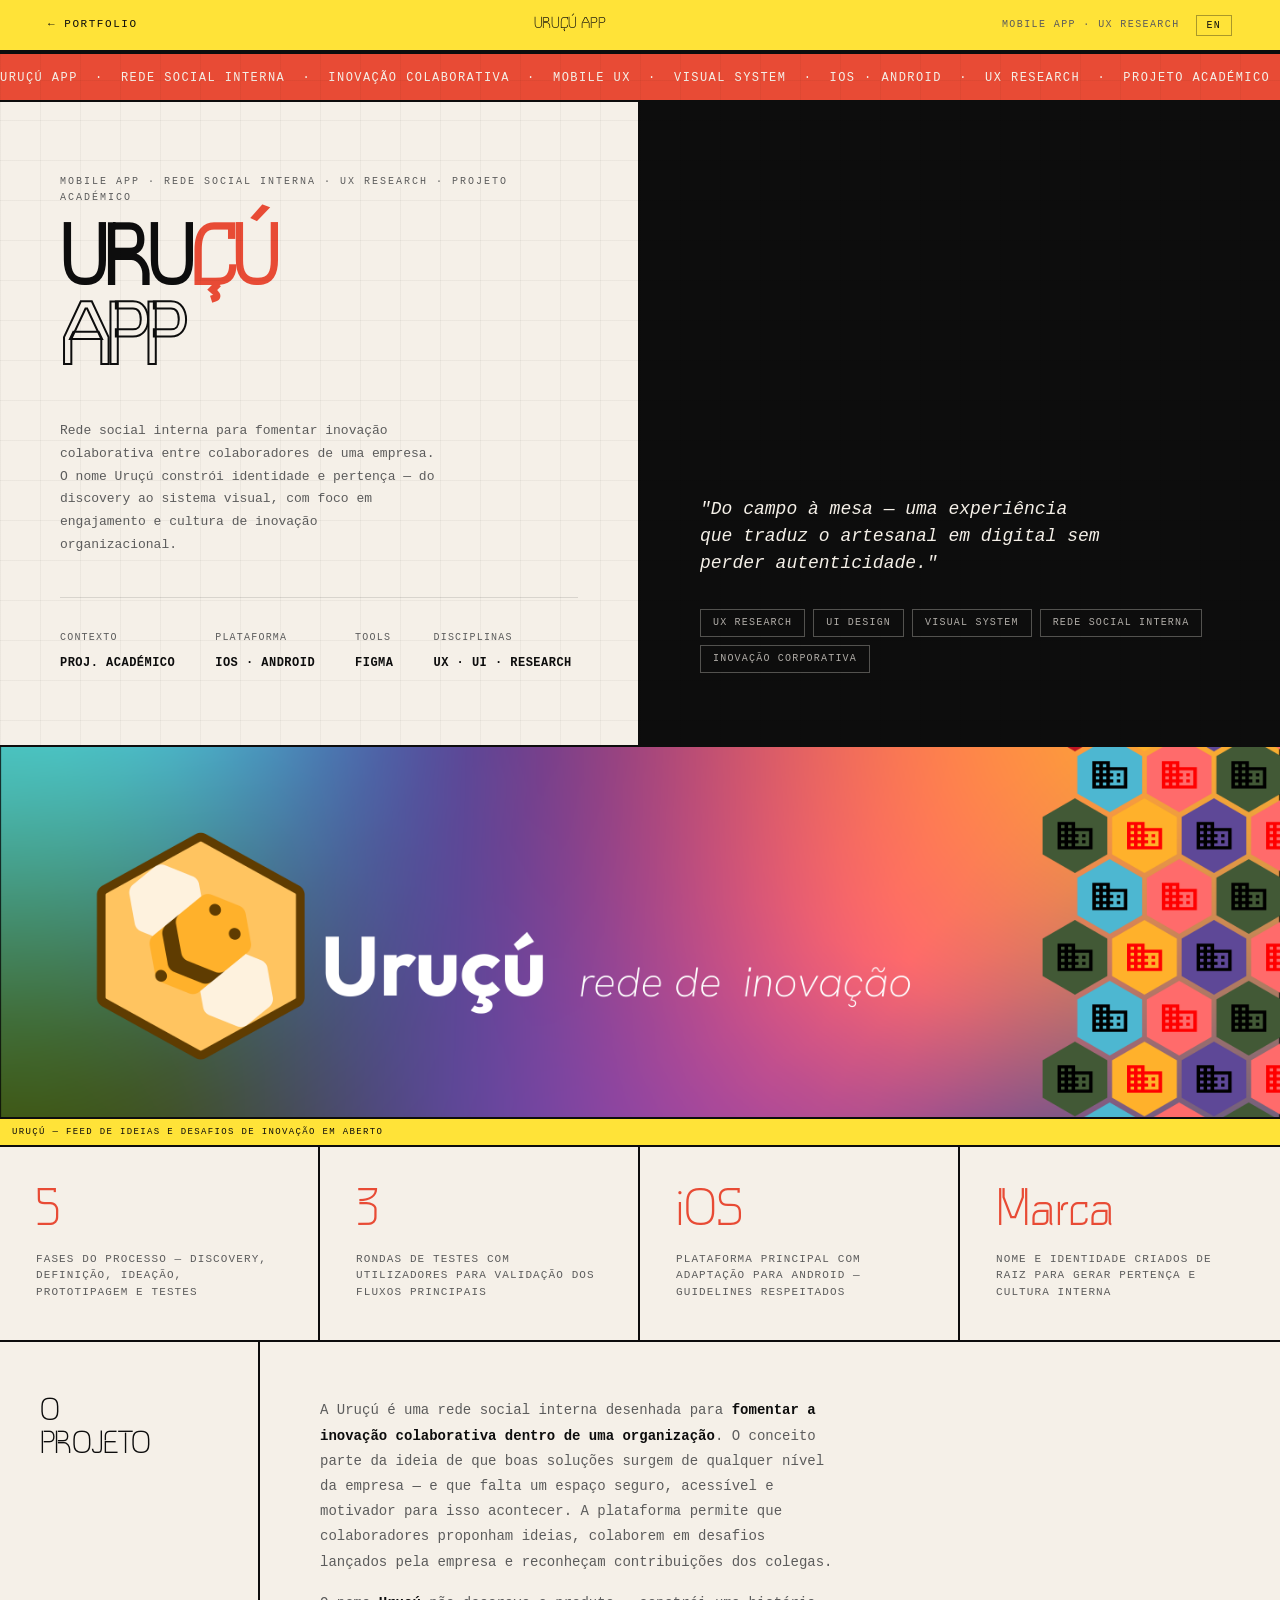
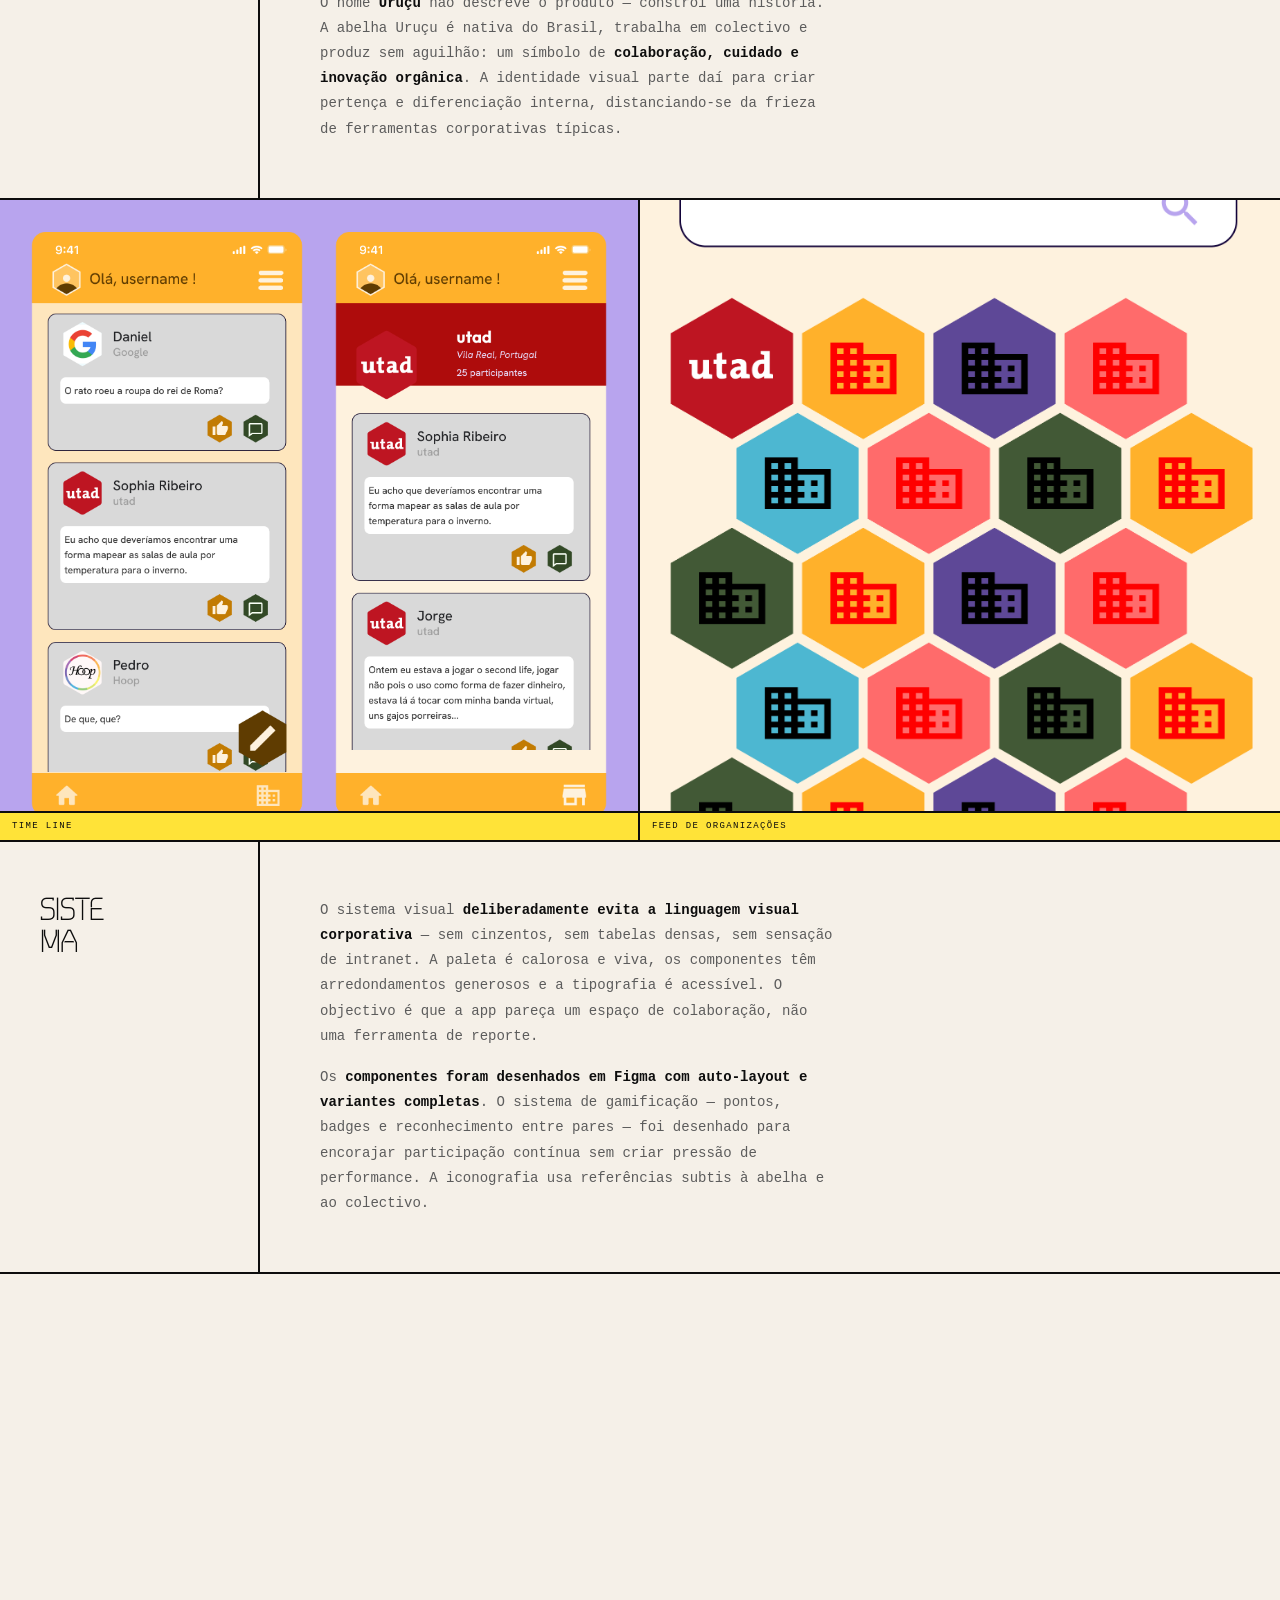
<file: urucú.html>
<!DOCTYPE html>
<html lang="pt">
<head>
<meta charset="UTF-8">
<link rel="icon" type="image/png" href="assets/ico.png">
<meta name="viewport" content="width=device-width,initial-scale=1">
<title>Uruçú App — Gabriel Mengável</title>
<style>

@font-face {
  font-family: 'Desconexa';
  src: url('[data-uri]');
  font-weight: normal;
  font-style: normal;
}
@import url('https://fonts.googleapis.com/css2?family=Spline+Sans+Mono:wght@300;400;500;600;700&display=swap');

:root {
  --yellow:  #FFE338;
  --coral:   #E84B35;
  --dark:    #0D0D0D;
  --warm:    #F5F0E8;
  --muted:   #5C5C5C;
  --border:  2px solid #0D0D0D;
  --fd: 'Desconexa', sans-serif;
  --fb: 'Spline Sans Mono', monospace;
}
*, *::before, *::after { margin:0; padding:0; box-sizing:border-box; }
html { scroll-behavior: smooth; }
body {
  background: var(--warm);
  color: var(--dark);
  font-family: var(--fb);
  font-size:14px;
  line-height:1.6;
  cursor: crosshair;
}
body::before {
  content:'';
  position:fixed;
  inset:0;
  background-image:
    linear-gradient(rgba(13,13,13,.04) 1px,transparent 1px),
    linear-gradient(90deg,rgba(13,13,13,.04) 1px,transparent 1px);
  background-size:40px 40px;
  pointer-events:none;
  z-index:0;
}
a { color:inherit; text-decoration:none; }

nav {
  position:sticky; top:0; z-index:100;
  background:var(--yellow); border-bottom:var(--border);
  display:flex; align-items:center; justify-content:space-between;
  padding:0 48px; height:52px;
}
.nav-back {
  display:flex; align-items:center; gap:10px;
  font-size:11px; text-transform:uppercase; letter-spacing:.14em;
  transition:opacity .15s;
}
.nav-back:hover { opacity:.6; }
.nav-title {
  font-family:var(--fd); font-size:17px;
  text-transform:uppercase; letter-spacing:-.01em;
}
.nav-cat {
  font-size:10px; text-transform:uppercase;
  letter-spacing:.14em; color:var(--muted);
}
.nav-right { display:flex; align-items:center; gap:16px; }
#lang-toggle {
  background: transparent;
  border: 1px solid rgba(13,13,13,.35);
  color: var(--dark);
  font-family: var(--fb);
  font-size: 10px;
  text-transform: uppercase;
  letter-spacing: .12em;
  padding: 4px 10px;
  cursor: pointer;
  transition: background .15s;
}
#lang-toggle:hover { background: rgba(13,13,13,.08); }

.hero {
  display:grid; grid-template-columns:1fr 1fr;
  border-bottom:var(--border); min-height:420px;
}
.hero-left {
  padding:72px 60px; border-right:var(--border);
  display:flex; flex-direction:column; justify-content:space-between;
}
.hero-right {
  background:var(--dark); color:var(--warm);
  padding:72px 60px;
  display:flex; flex-direction:column; justify-content:flex-end;
}
.hero-cat {
  font-size:10px; text-transform:uppercase;
  letter-spacing:.2em; color:var(--muted); margin-bottom:24px;
}
.hero-title {
  font-family:var(--fd);
  font-size:clamp(52px,7vw,96px);
  text-transform:uppercase; line-height:.88;
  letter-spacing:-.03em; margin-bottom:0;
}
.hero-title .a { color:var(--coral); }
.hero-title .o {
  -webkit-text-stroke:2px var(--dark); color:transparent;
}
.hero-sub {
  font-size:13px; line-height:1.75;
  color:var(--muted); max-width:380px; margin-top:32px;
}
.hero-meta {
  display:flex; flex-wrap:wrap; gap:24px 40px;
  margin-top:40px; padding-top:32px;
  border-top:1px solid rgba(13,13,13,.12);
}
.hero-meta-item label {
  display:block; font-size:10px;
  text-transform:uppercase; letter-spacing:.12em;
  color:var(--muted); margin-bottom:5px;
}
.hero-meta-item span { font-size:12px; font-weight:700;
  text-transform:uppercase; letter-spacing:.04em; }
.hero-quote {
  font-size:18px; line-height:1.5; font-style:italic;
  color:var(--warm); margin-bottom:32px; max-width:400px;
}
.hero-tags { display:flex; flex-wrap:wrap; gap:8px; }
.htag {
  font-size:10px; text-transform:uppercase; letter-spacing:.12em;
  border:1px solid rgba(245,240,232,.3); padding:5px 12px;
  color:rgba(245,240,232,.7);
}

.specs {
  display:grid; grid-template-columns:repeat(4,1fr);
  border-bottom:var(--border);
}
.spec { padding:40px 36px; border-right:var(--border); }
.spec:last-child { border-right:none; }
.spec-num {
  font-family:var(--fd); font-size:56px;
  line-height:1; margin-bottom:8px; color:var(--coral);
}
.spec-lbl {
  font-size:11px; text-transform:uppercase;
  letter-spacing:.1em; color:var(--muted); line-height:1.5;
}

.tsec {
  display:grid; grid-template-columns:260px 1fr;
  border-bottom:var(--border);
}
.tsec-lbl {
  padding:56px 40px; border-right:var(--border);
  font-family:var(--fd); font-size:34px;
  text-transform:uppercase; line-height:.95; letter-spacing:-.02em;
}
.tsec-body {
  padding:56px 60px; font-size:14px; line-height:1.8;
  color:var(--muted); max-width:640px;
}
.tsec-body strong { color:var(--dark); font-weight:700; }
.tsec-body p+p { margin-top:16px; }

.igrid { display:grid; border-bottom:var(--border); }
.igrid.c2 { grid-template-columns:1fr 1fr; }
.igrid.c3 { grid-template-columns:1fr 1fr 1fr; }
.igrid.c1 { grid-template-columns:1fr; }
.icell {
  border-right:var(--border); overflow:hidden;
  position:relative; background:var(--dark);
}
.icell:last-child { border-right:none; }
.icell.r16 { aspect-ratio:16/16; }
.icell.r21 { aspect-ratio:auto; }
.icell.r1 { aspect-ratio:1; }
.icell.r9 { aspect-ratio:9/16; max-height:600px; }
.icell img {
  width:100%; height:100%; object-fit:cover;
  display:block; transition:transform .5s ease;
}
.icell:hover img { transform:scale(1.04); }
.ilbl {
  position:absolute; bottom:0; left:0; right:0;
  background:var(--yellow); border-top:var(--border);
  font-size:9px; text-transform:uppercase;
  letter-spacing:.15em; padding:6px 12px; font-family:var(--fb);
}

.cta-row {
  padding:60px; display:flex; align-items:center;
  justify-content:space-between;
  background:var(--dark); color:var(--warm);
}
.cta-title {
  font-family:var(--fd); font-size:40px;
  text-transform:uppercase; line-height:.95;
}
.cta-btn {
  display:inline-flex; align-items:center; gap:12px;
  background:var(--yellow); color:var(--dark);
  border:2px solid var(--yellow);
  padding:16px 32px; font-family:var(--fb);
  font-size:12px; text-transform:uppercase;
  letter-spacing:.12em; transition:background .15s,color .15s,border-color .15s;
}
.cta-btn:hover {
  background:var(--coral); border-color:var(--coral); color:var(--warm);
}

.dark-band {
  background:var(--dark); border-bottom:var(--border); padding:60px;
}

.mstrip {
  background:var(--coral); border-top:var(--border);
  border-bottom:var(--border); overflow:hidden;
  white-space:nowrap; padding:12px 0;
}
.mtrack {
  display:inline-block;
  animation:marquee 20s linear infinite;
  font-size:12px; text-transform:uppercase; letter-spacing:.12em;
  color:var(--warm);
}
@keyframes marquee {
  0%{transform:translateX(0)} 100%{transform:translateX(-50%)}
}

.rev { opacity:0; transform:translateY(20px);
  transition:opacity .55s ease,transform .55s ease; }
.rev.vis { opacity:1; transform:none; }

</style>
<link rel="stylesheet" href="assets/case-mobile.css">
</head>
<body>

<nav>
  <a href="portfolio.html" class="nav-back" data-pt="← Portfolio" data-en="← Portfolio">← Portfolio</a>
  <span class="nav-title">Uruçú App</span>
  <div class="nav-right">
    <span class="nav-cat" data-pt="Mobile App · UX Research" data-en="Mobile App · UX Research">Mobile App · UX Research</span>
    <button id="lang-toggle" onclick="toggleLang()" aria-label="Switch language">EN</button>
  </div>
</nav>

<div class="mstrip">
  <div class="mtrack"
    data-pt="Uruçú App &nbsp;·&nbsp; Rede Social Interna &nbsp;·&nbsp; Inovação Colaborativa &nbsp;·&nbsp; Mobile UX &nbsp;·&nbsp; Visual System &nbsp;·&nbsp; iOS · Android &nbsp;·&nbsp; UX Research &nbsp;·&nbsp; Projeto Académico &nbsp;·&nbsp; Figma &nbsp;·&nbsp; Uruçú App &nbsp;·&nbsp; Rede Social Interna &nbsp;·&nbsp; Inovação Colaborativa &nbsp;·&nbsp; Mobile UX &nbsp;·&nbsp; Visual System &nbsp;·&nbsp; iOS · Android &nbsp;·&nbsp; UX Research &nbsp;·&nbsp; Projeto Académico &nbsp;·&nbsp; Figma &nbsp;·&nbsp;"
    data-en="Uruçú App &nbsp;·&nbsp; Internal Social Network &nbsp;·&nbsp; Collaborative Innovation &nbsp;·&nbsp; Mobile UX &nbsp;·&nbsp; Visual System &nbsp;·&nbsp; iOS · Android &nbsp;·&nbsp; UX Research &nbsp;·&nbsp; Academic Project &nbsp;·&nbsp; Figma &nbsp;·&nbsp; Uruçú App &nbsp;·&nbsp; Internal Social Network &nbsp;·&nbsp; Collaborative Innovation &nbsp;·&nbsp; Mobile UX &nbsp;·&nbsp; Visual System &nbsp;·&nbsp; iOS · Android &nbsp;·&nbsp; UX Research &nbsp;·&nbsp; Academic Project &nbsp;·&nbsp; Figma &nbsp;·&nbsp;">
    Uruçú App &nbsp;·&nbsp; Rede Social Interna &nbsp;·&nbsp; Inovação Colaborativa &nbsp;·&nbsp; Mobile UX &nbsp;·&nbsp; Visual System &nbsp;·&nbsp; iOS · Android &nbsp;·&nbsp; UX Research &nbsp;·&nbsp; Projeto Académico &nbsp;·&nbsp; Figma &nbsp;·&nbsp;
    Uruçú App &nbsp;·&nbsp; Rede Social Interna &nbsp;·&nbsp; Inovação Colaborativa &nbsp;·&nbsp; Mobile UX &nbsp;·&nbsp; Visual System &nbsp;·&nbsp; iOS · Android &nbsp;·&nbsp; UX Research &nbsp;·&nbsp; Projeto Académico &nbsp;·&nbsp; Figma &nbsp;·&nbsp;
  </div>
</div>

<div class="hero rev">
  <div class="hero-left">
    <div>
      <div class="hero-cat" data-pt="Mobile App · Rede Social Interna · UX Research · Projeto Académico" data-en="Mobile App · Internal Social Network · UX Research · Academic Project">Mobile App · Rede Social Interna · UX Research · Projeto Académico</div>
      <h1 class="hero-title">Uru<span class="a">çú</span><br><span class="o">App</span></h1>
      <p class="hero-sub" data-pt="Rede social interna para fomentar inovação colaborativa entre colaboradores de uma empresa. O nome Uruçú constrói identidade e pertença — do discovery ao sistema visual, com foco em engajamento e cultura de inovação organizacional." data-en="Internal social network to foster collaborative innovation among a company's employees. The name Uruçú builds identity and belonging — from discovery to visual system, with focus on engagement and organisational innovation culture.">Rede social interna para fomentar inovação colaborativa entre colaboradores de uma empresa. O nome Uruçú constrói identidade e pertença — do discovery ao sistema visual, com foco em engajamento e cultura de inovação organizacional.</p>
    </div>
    <div class="hero-meta">
      <div class="hero-meta-item"><label data-pt="Contexto" data-en="Context">Contexto</label><span data-pt="Proj. Académico" data-en="Academic Project">Proj. Académico</span></div>
      <div class="hero-meta-item"><label data-pt="Plataforma" data-en="Platform">Plataforma</label><span>iOS · Android</span></div>
      <div class="hero-meta-item"><label>Tools</label><span>Figma</span></div>
      <div class="hero-meta-item"><label data-pt="Disciplinas" data-en="Disciplines">Disciplinas</label><span>UX · UI · Research</span></div>
    </div>
  </div>
  <div class="hero-right" >
    <p class="hero-quote" data-pt='"Do campo à mesa — uma experiência que traduz o artesanal em digital sem perder autenticidade."' data-en='"From field to table — an experience that translates the artisanal into digital without losing authenticity."'>"Do campo à mesa — uma experiência que traduz o artesanal em digital sem perder autenticidade."</p>
    <div class="hero-tags">
      <span class="htag">UX Research</span>
      <span class="htag">UI Design</span>
      <span class="htag">Visual System</span>
      <span class="htag">Rede Social Interna</span>
      <span class="htag">Inovação Corporativa</span>
    </div>
  </div>
</div>

<div class="igrid c1 rev">
  <div class="icell r21">
    <img src="assets/urucu_tags.png" alt="Uruçú App — ecrã principal">
    <div class="ilbl" data-pt="Uruçú — feed de ideias e desafios de inovação em aberto" data-en="Uruçú — ideas feed and open innovation challenges">Uruçú — feed de ideias e desafios de inovação em aberto</div>
  </div>
</div>

<div class="specs rev">
  <div class="spec"><div class="spec-num">5</div>
    <div class="spec-lbl" data-pt="Fases do processo — discovery, definição, ideação, prototipagem e testes" data-en="Process phases — discovery, definition, ideation, prototyping and testing">Fases do processo — discovery, definição, ideação, prototipagem e testes</div></div>
  <div class="spec"><div class="spec-num">3</div>
    <div class="spec-lbl" data-pt="Rondas de testes com utilizadores para validação dos fluxos principais" data-en="Rounds of user testing to validate main flows">Rondas de testes com utilizadores para validação dos fluxos principais</div></div>
  <div class="spec"><div class="spec-num">iOS</div>
    <div class="spec-lbl" data-pt="Plataforma principal com adaptação para Android — guidelines respeitados" data-en="Main platform with Android adaptation — guidelines respected">Plataforma principal com adaptação para Android — guidelines respeitados</div></div>
  <div class="spec"><div class="spec-num">Marca</div>
    <div class="spec-lbl" data-pt="Nome e identidade criados de raiz para gerar pertença e cultura interna" data-en="Name and identity created from scratch to generate belonging and internal culture">Nome e identidade criados de raiz para gerar pertença e cultura interna</div></div>
</div>

<div class="tsec rev">
  <div class="tsec-lbl" data-pt="O<br>Projeto" data-en="The<br>Project">O<br>Projeto</div>
  <div class="tsec-body">
    <p data-pt="A Uruçú é uma rede social interna desenhada para <strong>fomentar a inovação colaborativa dentro de uma organização</strong>. O conceito parte da ideia de que boas soluções surgem de qualquer nível da empresa — e que falta um espaço seguro, acessível e motivador para isso acontecer. A plataforma permite que colaboradores proponham ideias, colaborem em desafios lançados pela empresa e reconheçam contribuições dos colegas." data-en="Uruçú is an internal social network designed to <strong>foster collaborative innovation within an organisation</strong>. The concept starts from the idea that good solutions can emerge from any level of the company — and that a safe, accessible and motivating space for this is missing. The platform allows employees to propose ideas, collaborate on company-launched challenges and recognise colleagues' contributions.">A Uruçú é uma rede social interna desenhada para <strong>fomentar a inovação colaborativa dentro de uma organização</strong>. O conceito parte da ideia de que boas soluções surgem de qualquer nível da empresa — e que falta um espaço seguro, acessível e motivador para isso acontecer. A plataforma permite que colaboradores proponham ideias, colaborem em desafios lançados pela empresa e reconheçam contribuições dos colegas.</p>
    <p data-pt="O nome <strong>Uruçú</strong> não descreve o produto — constrói uma história. A abelha Uruçu é nativa do Brasil, trabalha em colectivo e produz sem aguilhão: um símbolo de <strong>colaboração, cuidado e inovação orgânica</strong>. A identidade visual parte daí para criar pertença e diferenciação interna, distanciando-se da frieza de ferramentas corporativas típicas." data-en="The name <strong>Uruçú</strong> does not describe the product — it builds a story. The Uruçu bee is native to Brazil, works collectively and produces without a stinger: a symbol of <strong>collaboration, care and organic innovation</strong>. The visual identity draws from this to create belonging and internal differentiation, distancing itself from the coldness of typical corporate tools.">O nome <strong>Uruçú</strong> não descreve o produto — constrói uma história. A abelha Uruçu é nativa do Brasil, trabalha em colectivo e produz sem aguilhão: um símbolo de <strong>colaboração, cuidado e inovação orgânica</strong>. A identidade visual parte daí para criar pertença e diferenciação interna, distanciando-se da frieza de ferramentas corporativas típicas.</p>
  </div>
</div>

<div class="igrid c2 rev">
  <div class="icell r16">
    <img src="assets/urucu_TL.png" alt="Onboarding">
    <div class="ilbl" data-pt="Time line" data-en="Timeline">Time line</div>
  </div>
  <div class="icell r16">
    <img src="assets/urucu_orgs.png" alt="Feed de ideias">
    <div class="ilbl" data-pt="Feed de organizações" data-en="Organisations feed">Feed de organizações</div>
  </div>
</div>

<div class="tsec rev">
  <div class="tsec-lbl" data-pt="Siste<br>ma" data-en="Sys<br>tem">Siste<br>ma</div>
  <div class="tsec-body">
    <p data-pt="O sistema visual <strong>deliberadamente evita a linguagem visual corporativa</strong> — sem cinzentos, sem tabelas densas, sem sensação de intranet. A paleta é calorosa e viva, os componentes têm arredondamentos generosos e a tipografia é acessível. O objectivo é que a app pareça um espaço de colaboração, não uma ferramenta de reporte." data-en="The visual system <strong>deliberately avoids corporate visual language</strong> — no greys, no dense tables, no intranet feeling. The palette is warm and vivid, components have generous roundings and typography is accessible. The goal is for the app to feel like a collaboration space, not a reporting tool.">O sistema visual <strong>deliberadamente evita a linguagem visual corporativa</strong> — sem cinzentos, sem tabelas densas, sem sensação de intranet. A paleta é calorosa e viva, os componentes têm arredondamentos generosos e a tipografia é acessível. O objectivo é que a app pareça um espaço de colaboração, não uma ferramenta de reporte.</p>
    <p data-pt="Os <strong>componentes foram desenhados em Figma com auto-layout e variantes completas</strong>. O sistema de gamificação — pontos, badges e reconhecimento entre pares — foi desenhado para encorajar participação contínua sem criar pressão de performance. A iconografia usa referências subtis à abelha e ao colectivo." data-en="<strong>Components were designed in Figma with auto-layout and full variants</strong>. The gamification system — points, badges and peer recognition — was designed to encourage continuous participation without creating performance pressure. The iconography uses subtle references to the bee and the collective.">Os <strong>componentes foram desenhados em Figma com auto-layout e variantes completas</strong>. O sistema de gamificação — pontos, badges e reconhecimento entre pares — foi desenhado para encorajar participação contínua sem criar pressão de performance. A iconografia usa referências subtis à abelha e ao colectivo.</p>
  </div>
</div>

<div class="igrid c3 rev">
  <div class="icell r1">
    <img src="assets/urucu_loja.png" alt="Submissão de ideia">
    <div class="ilbl" data-pt="Loja — forma de premiar o coaborador pela ideia" data-en="Store — a way to reward the collaborator for their idea">Loja — forma de premiar o coaborador pela ideia</div>
  </div>
  <div class="icell r1">
    <img src="assets/urucu_todo.png" alt="Desafio activo">
    <div class="ilbl" data-pt="Desafio activo — briefing, prazo e ideias submetidas pela equipa" data-en="Active challenge — briefing, deadline and ideas submitted by the team">Desafio activo — briefing, prazo e ideias submetidas pela equipa</div>
  </div>
  <div class="icell r1">
    <img src="assets/urucu_login.png" alt="Perfil">
    <div class="ilbl" data-pt="Login — primeiro encontro com a pp" data-en="Login — first encounter with the app">Login — primeiro encontro com a pp</div>
  </div>
</div>

<div class="dark-band rev" style="border-bottom:var(--border);">
  <div style="font-family:var(--fd);font-size:clamp(36px,5vw,72px);color:var(--warm);line-height:.9;text-transform:uppercase;letter-spacing:-.02em;margin-bottom:24px;"
    data-pt="<span style='color:var(--yellow);'>Inovação</span><br>vem de<br><span style='color:var(--yellow);'>dentro</span>"
    data-en="<span style='color:var(--yellow);'>Innovation</span><br>comes from<br><span style='color:var(--yellow);'>within</span>">
    <span style="color:var(--yellow);">Inovação</span><br>
    vem de<br>
    <span style="color:var(--yellow);">dentro</span>
  </div>
  <p style="font-size:11px;color:rgba(245,240,232,.4);text-transform:uppercase;letter-spacing:.12em;margin-top:16px;"
    data-pt="— Uruçú · Rede Social Interna · Inovação Colaborativa · Mobile App"
    data-en="— Uruçú · Internal Social Network · Collaborative Innovation · Mobile App">
    — Uruçú · Rede Social Interna · Inovação Colaborativa · Mobile App
  </p>
</div>

<div class="cta-row rev">
  <div class="cta-title">Uruçú<br>App</div>
  <a href="https://www.figma.com/community/file/1268341838919470640" target="_blank" class="cta-btn" data-pt="Ver case study completo ↗" data-en="View full case study ↗">Ver case study completo ↗</a>
</div>

<script>
let currentLang = 'pt';
function toggleLang() {
  currentLang = currentLang === 'pt' ? 'en' : 'pt';
  document.documentElement.lang = currentLang;
  document.getElementById('lang-toggle').textContent = currentLang === 'pt' ? 'EN' : 'PT';
  document.querySelectorAll('[data-pt][data-en]').forEach(el => {
    el.innerHTML = el.dataset[currentLang];
  });
}
const obs = new IntersectionObserver(es => es.forEach(e => {
  if(e.isIntersecting) e.target.classList.add('vis');
}), {threshold:.08});
document.querySelectorAll('.rev').forEach(el => obs.observe(el));
</script>
</body>
</html>
</file>
<file: assets/case-mobile.css>
/* =========================================================================
   Case Study — Mobile Overrides
   Breakpoint: max-width 640px (mobile standard)
   Autor: injectado 2026-07-10 no âmbito do painel Job Search
   Cobre: 2a, bromelias, desconexa, entre, mana, mfm, miaufia, motorbike,
          pierce, urucú
   Estratégia: shared stylesheet, carregar DEPOIS do <style> inline
              (cascade ordem final vence sem !important)
   ========================================================================= */

@media (max-width: 640px) {

  /* --- Global body / grid overlay ---------------------------------------- */
  body {
    font-size: 15px;
    line-height: 1.55;
    cursor: auto;                 /* crosshair é anti-touch */
  }
  body::before {
    background-size: 24px 24px;   /* grelha mais densa em mobile */
  }

  /* --- Nav sticky --------------------------------------------------------- */
  nav {
    padding: 0 16px;
    height: 48px;
    gap: 12px;
  }
  .nav-back {
    font-size: 10px;
    letter-spacing: .1em;
    gap: 6px;
    flex: 0 0 auto;
  }
  .nav-title {
    font-size: 13px;
    flex: 1 1 auto;         /* preenche o espaço em vez de deixar gap */
    min-width: 0;            /* permite shrink correcto */
    white-space: nowrap;
    overflow: hidden;
    text-overflow: ellipsis;
    text-align: left;
  }
  .nav-cat { display: none; }     /* poupa espaço, mantém em ≥641px */
  .nav-right { gap: 10px; flex: 0 0 auto; }
  #lang-toggle {
    padding: 4px 10px;
    font-size: 10px;
  }

  /* --- Hero split (2 col → 1 col empilhada) ------------------------------- */
  .hero {
    grid-template-columns: 1fr;
    min-height: 0;
  }
  .hero-left {
    padding: 40px 22px 32px;
    border-right: none;
    border-bottom: var(--border);
  }
  .hero-right {
    padding: 32px 22px 40px;
  }
  .hero-cat {
    margin-bottom: 16px;
    font-size: 9px;
    letter-spacing: .18em;
  }
  .hero-title {
    /* clamp existente já vai para 52px min; força um pouco mais compacto */
    font-size: clamp(40px, 12vw, 64px);
    letter-spacing: -.02em;
  }
  .hero-sub {
    margin-top: 20px;
    font-size: 13px;
    line-height: 1.65;
    max-width: none;
  }
  .hero-meta {
    margin-top: 24px;
    padding-top: 20px;
    gap: 14px 24px;
  }
  .hero-meta-item label { font-size: 9px; }
  .hero-meta-item span  { font-size: 11px; }
  .hero-quote {
    font-size: 16px;
    margin-bottom: 22px;
    max-width: none;
  }
  .hero-tags { gap: 6px; }
  .htag { font-size: 9px; padding: 4px 9px; }

  /* --- Specs (4 col → 2 col) ---------------------------------------------- */
  .specs {
    grid-template-columns: 1fr 1fr;
  }
  .spec {
    padding: 22px 18px;
    border-right: none;
    border-bottom: var(--border);
  }
  /* remove border-right no 4º item que ficaria dobrada */
  .spec:nth-child(2n) { border-right: none; }
  .spec:nth-child(odd) { border-right: var(--border); }
  /* últimos 2 items: sem border-bottom para não duplicar com .specs border-bottom */
  .spec:nth-last-child(-n+2) { border-bottom: none; }
  .spec-num {
    font-size: 40px;
    margin-bottom: 6px;
  }
  .spec-lbl {
    font-size: 10px;
    letter-spacing: .08em;
  }

  /* --- Text section (label lateral → label acima) ------------------------- */
  .tsec {
    grid-template-columns: 1fr;
  }
  .tsec-lbl {
    padding: 28px 22px 16px;
    border-right: none;
    border-bottom: 1px solid rgba(13,13,13,.12);
    font-size: 24px;
    letter-spacing: -.01em;
  }
  /* alguns tsec-lbl usam <br> hard-coded para partir palavras verticalmente;
     em mobile, deixamos fluir horizontalmente */
  .tsec-lbl br { display: none; }
  .tsec-body {
    padding: 24px 22px 36px;
    font-size: 14px;
    line-height: 1.7;
    max-width: none;
  }
  .tsec-body p + p { margin-top: 12px; }

  /* --- Image grids (c2 / c3 → 1 col empilhada) --------------------------- */
  .igrid.c2,
  .igrid.c3 {
    grid-template-columns: 1fr;
  }
  .icell {
    border-right: none;
    border-bottom: var(--border);
  }
  .icell:last-child { border-bottom: none; }
  .ilbl {
    font-size: 10px;
    padding: 8px 12px;
    letter-spacing: .06em;
  }

  /* --- Case-específico: safety net contra overflow horizontal ------------- */
  html, body { overflow-x: hidden; }
  img, video { max-width: 100%; height: auto; }
}

/* =========================================================================
   Breakpoint intermédio 641-900px opcional (tablet portrait / large phones)
   Ajustes mínimos para transição suave — só aplicado onde faz diferença.
   ========================================================================= */

@media (min-width: 641px) and (max-width: 900px) {
  .specs { grid-template-columns: repeat(2, 1fr); }
  .spec { padding: 32px 28px; }
  .spec:nth-child(2n) { border-right: none; }
  .spec:nth-child(odd) { border-right: var(--border); }
  .spec:nth-last-child(-n+2) { border-bottom: none; }
  .spec:not(:nth-last-child(-n+2)) { border-bottom: var(--border); }
  .tsec { grid-template-columns: 180px 1fr; }
  .tsec-lbl { padding: 40px 24px; font-size: 28px; }
  .tsec-body { padding: 40px 32px; max-width: none; }
  .hero-left, .hero-right { padding: 56px 40px; }
}
</file>
